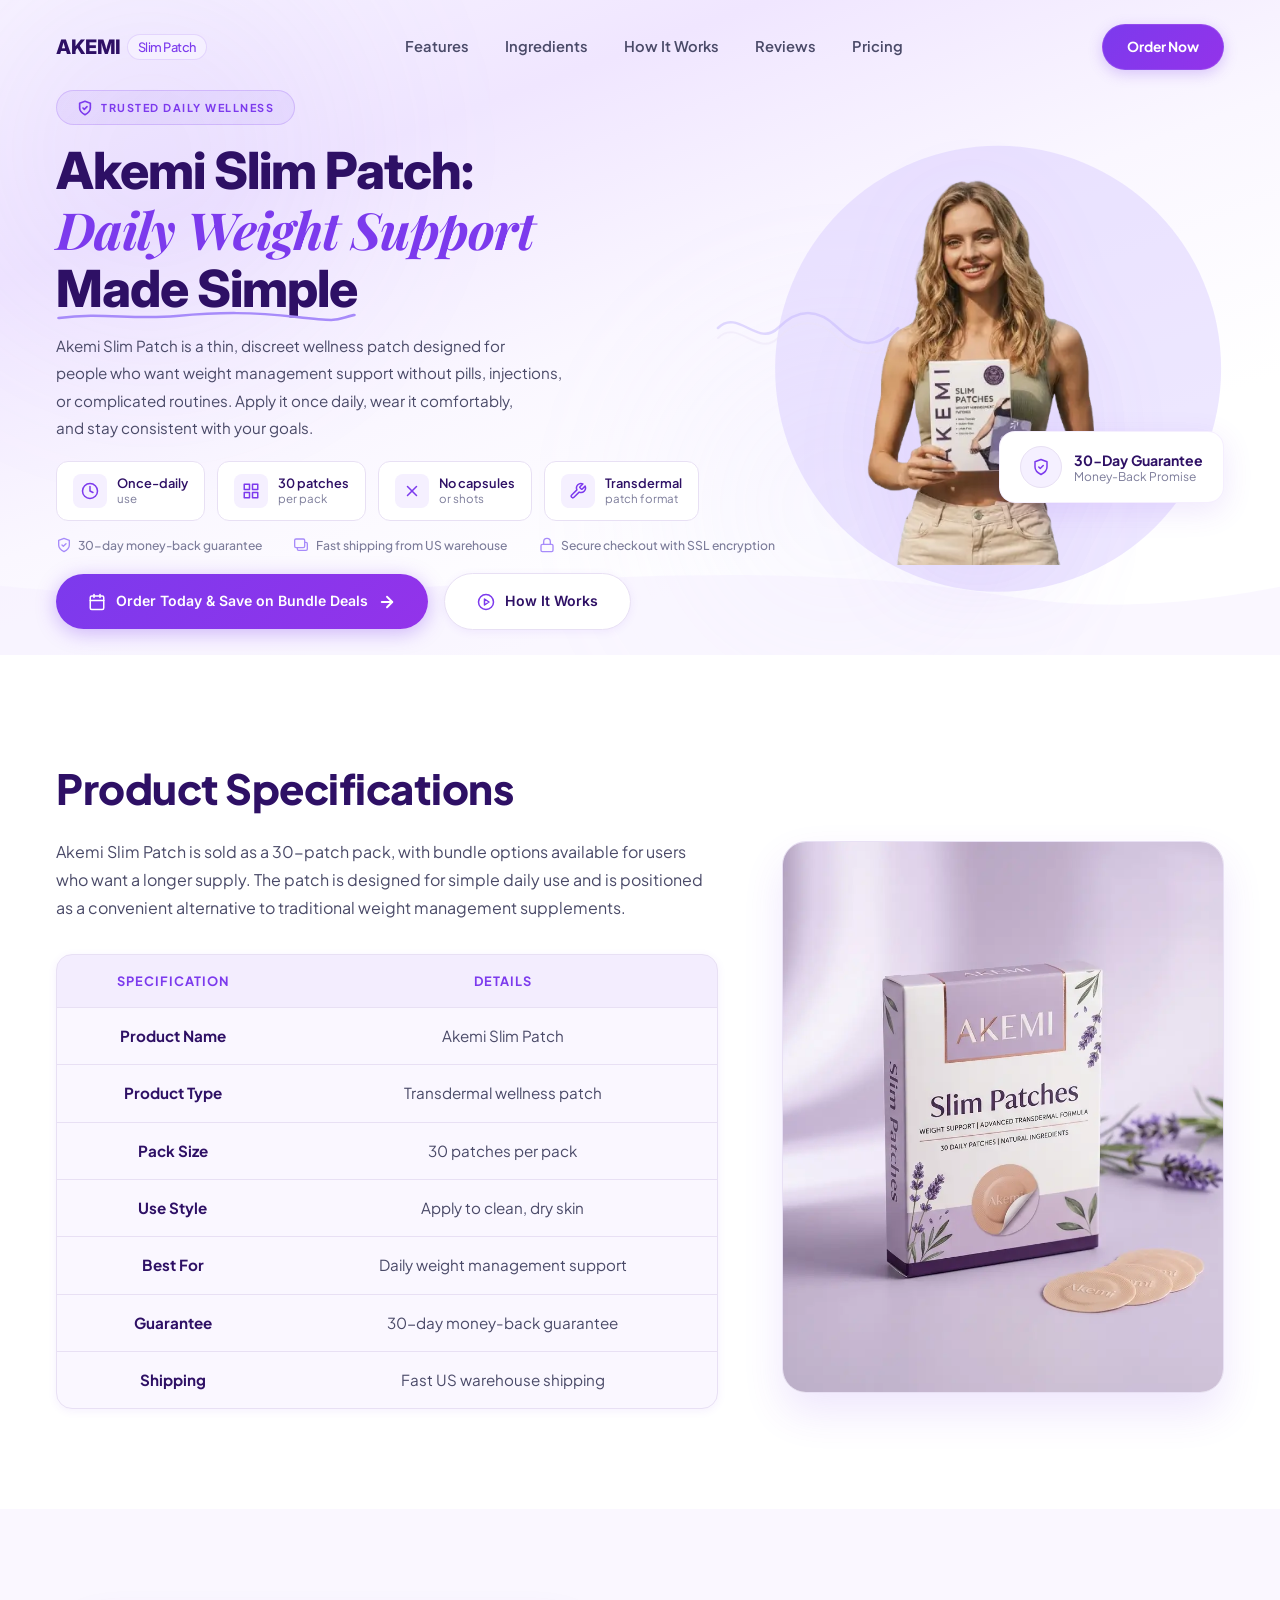
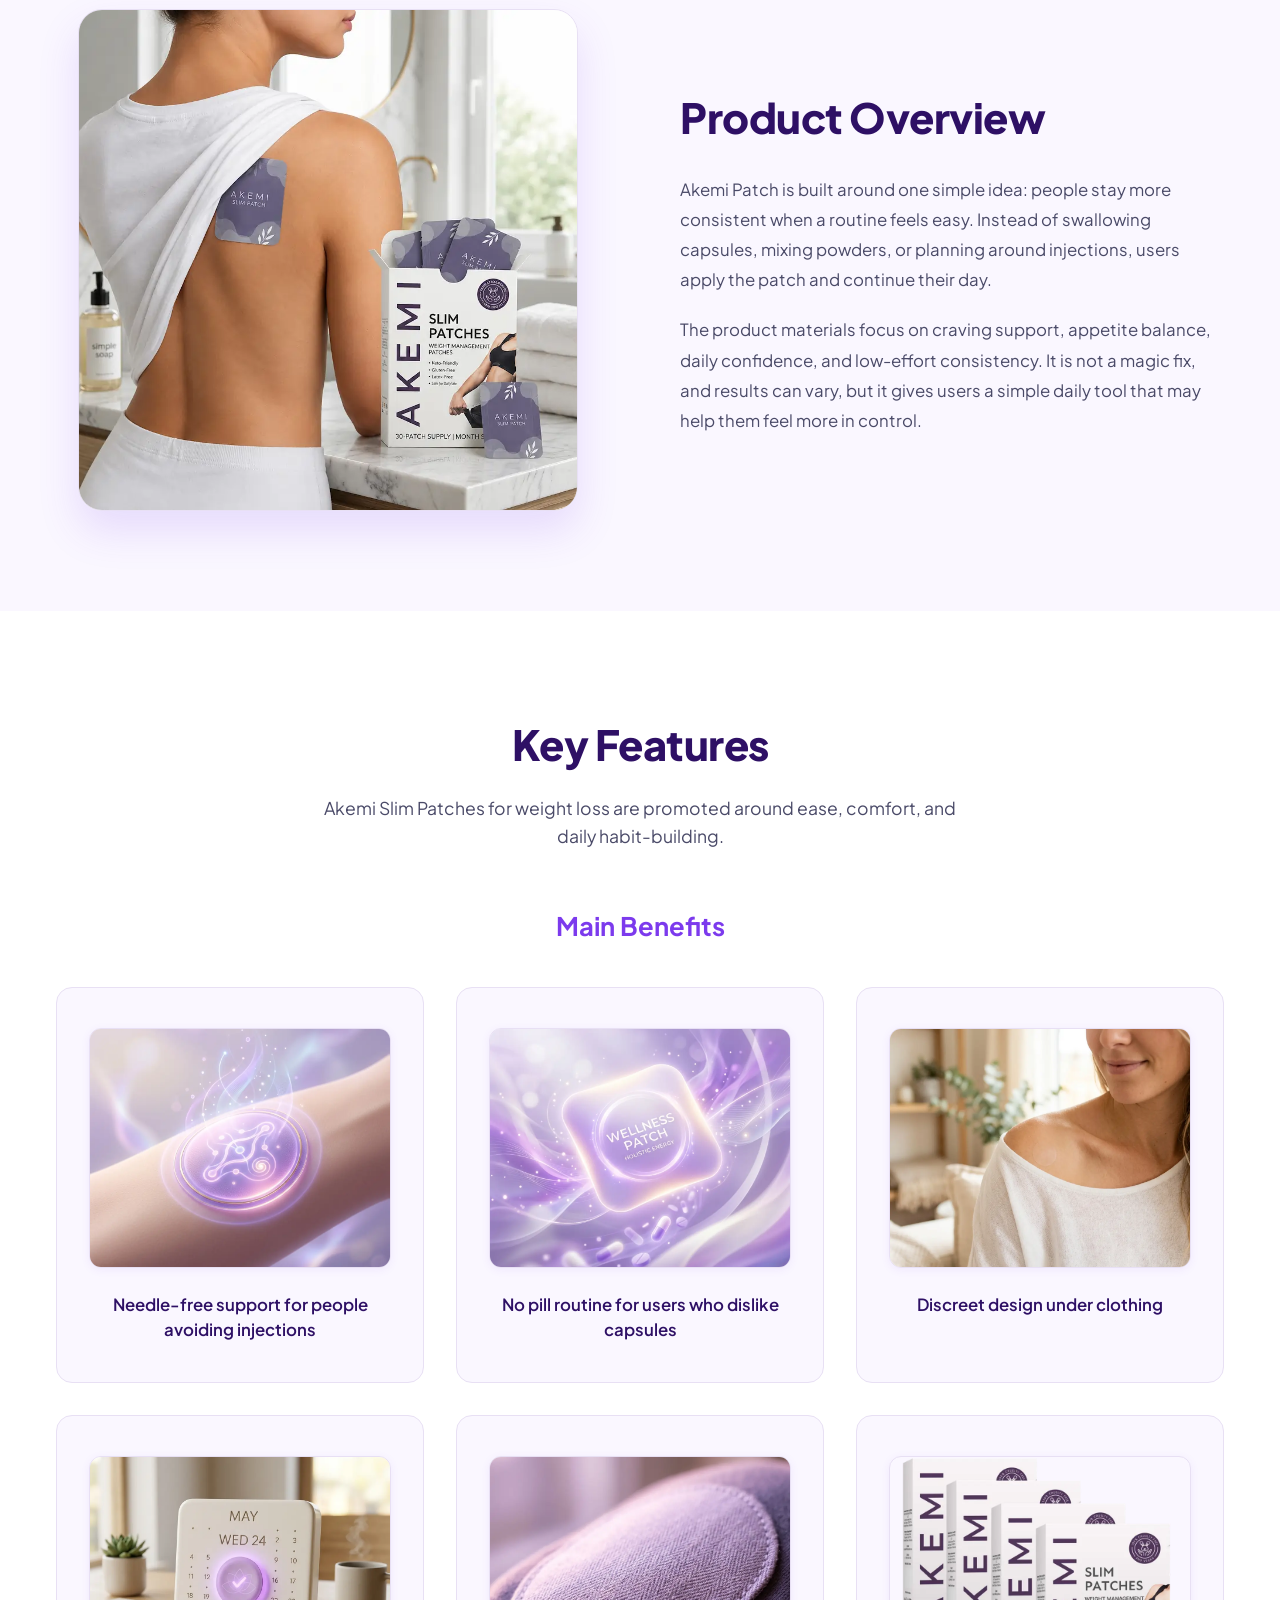
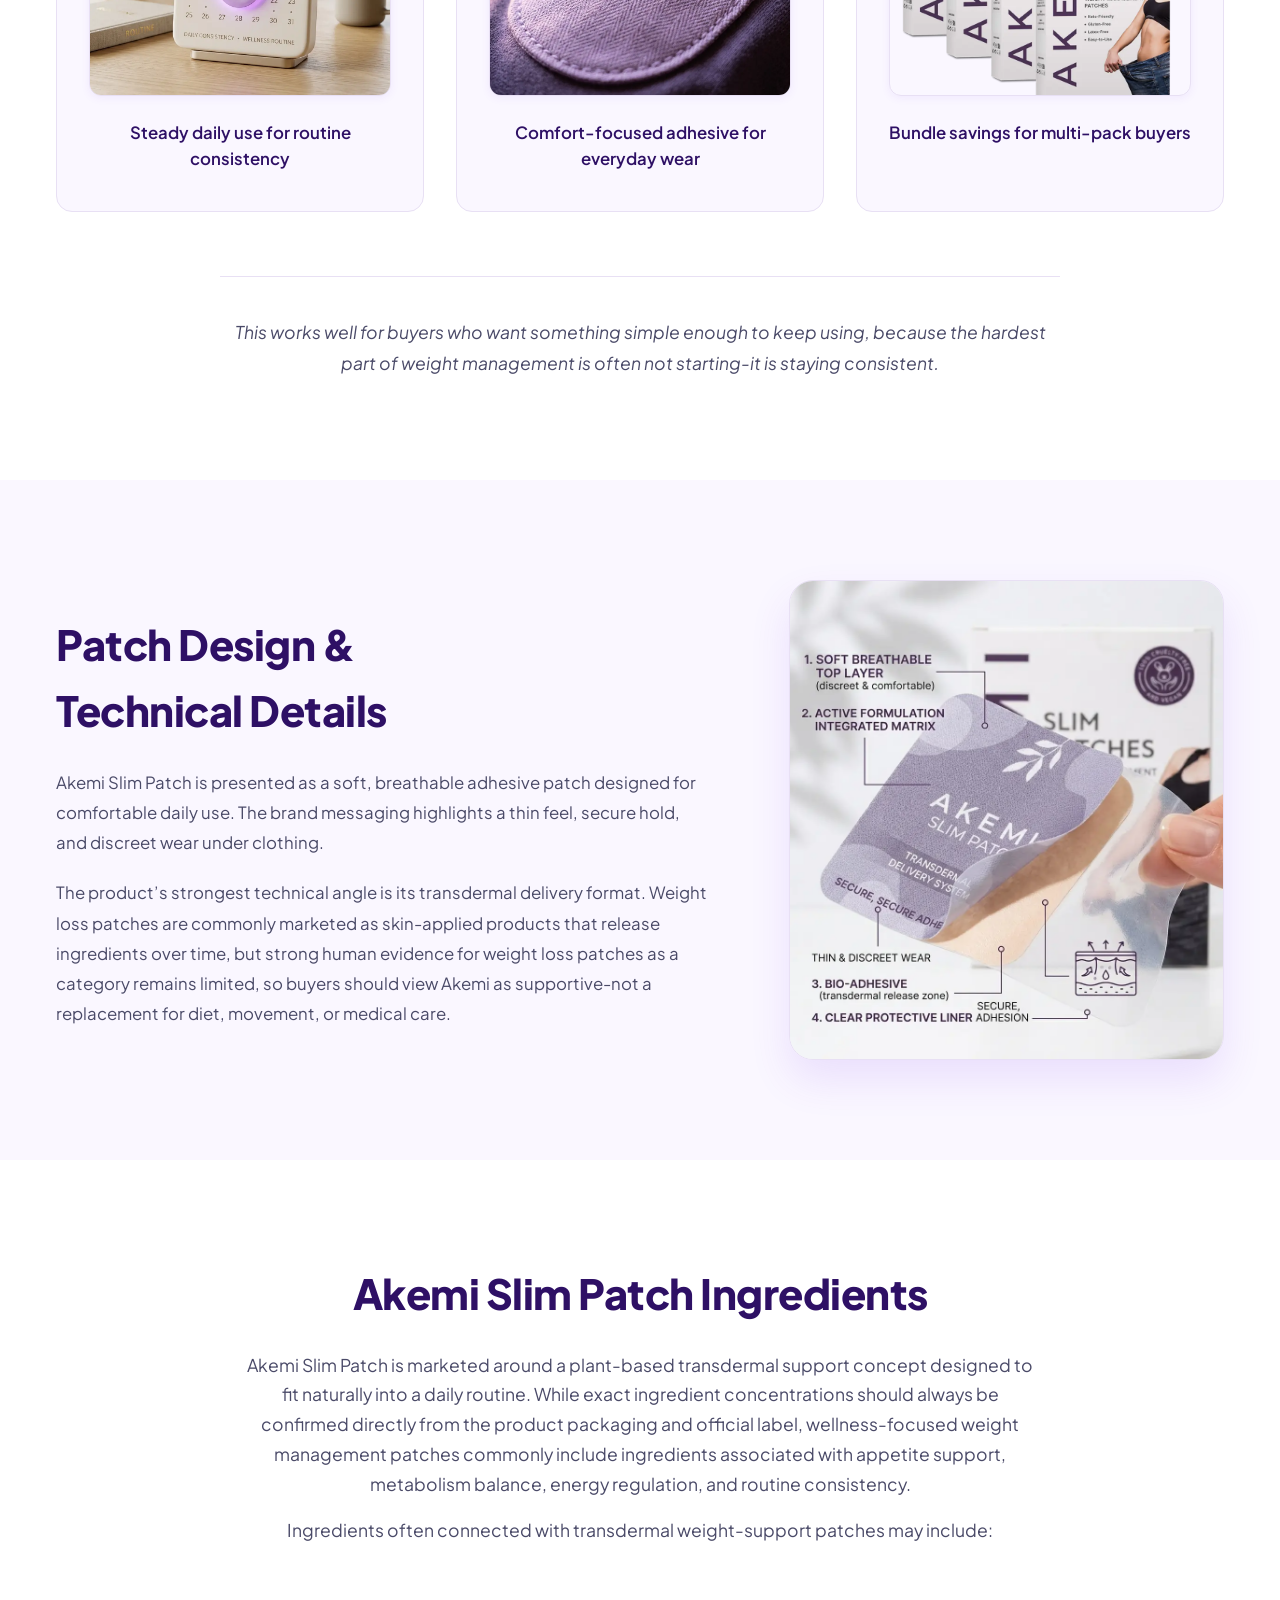
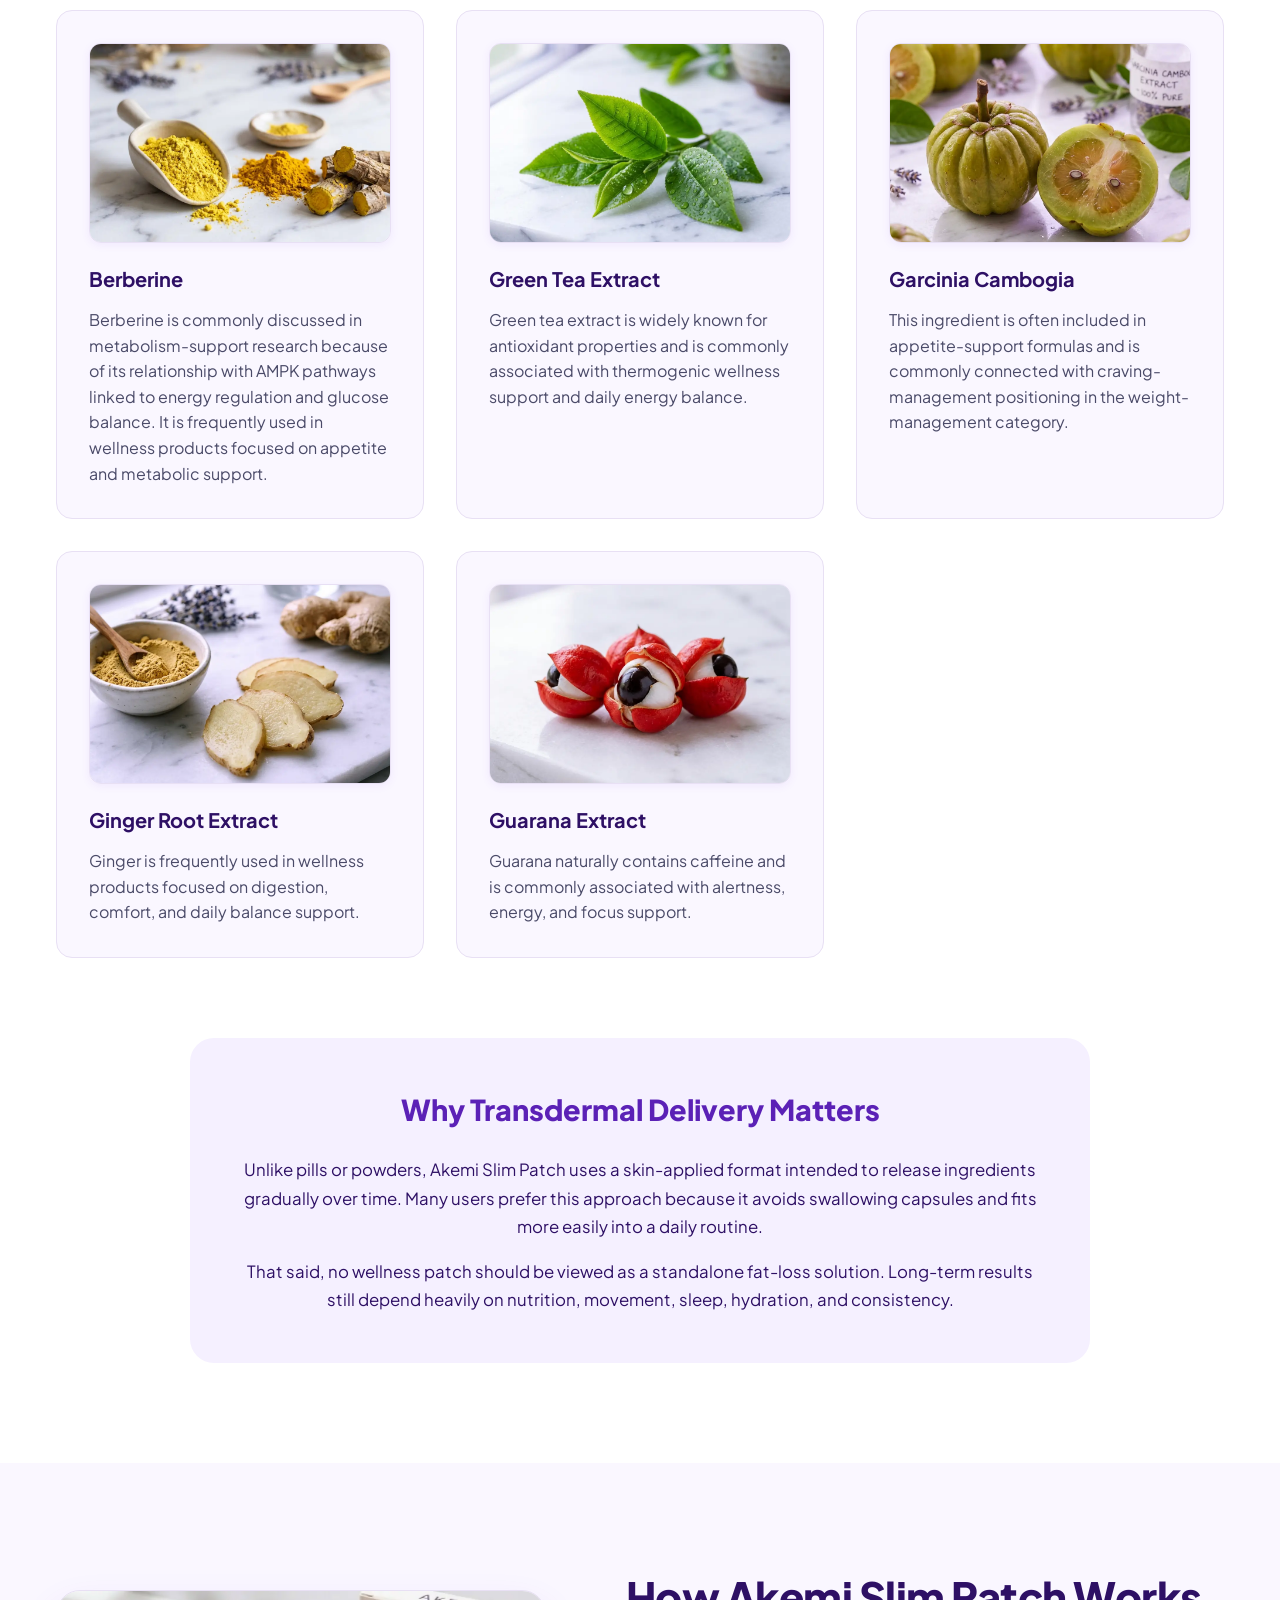
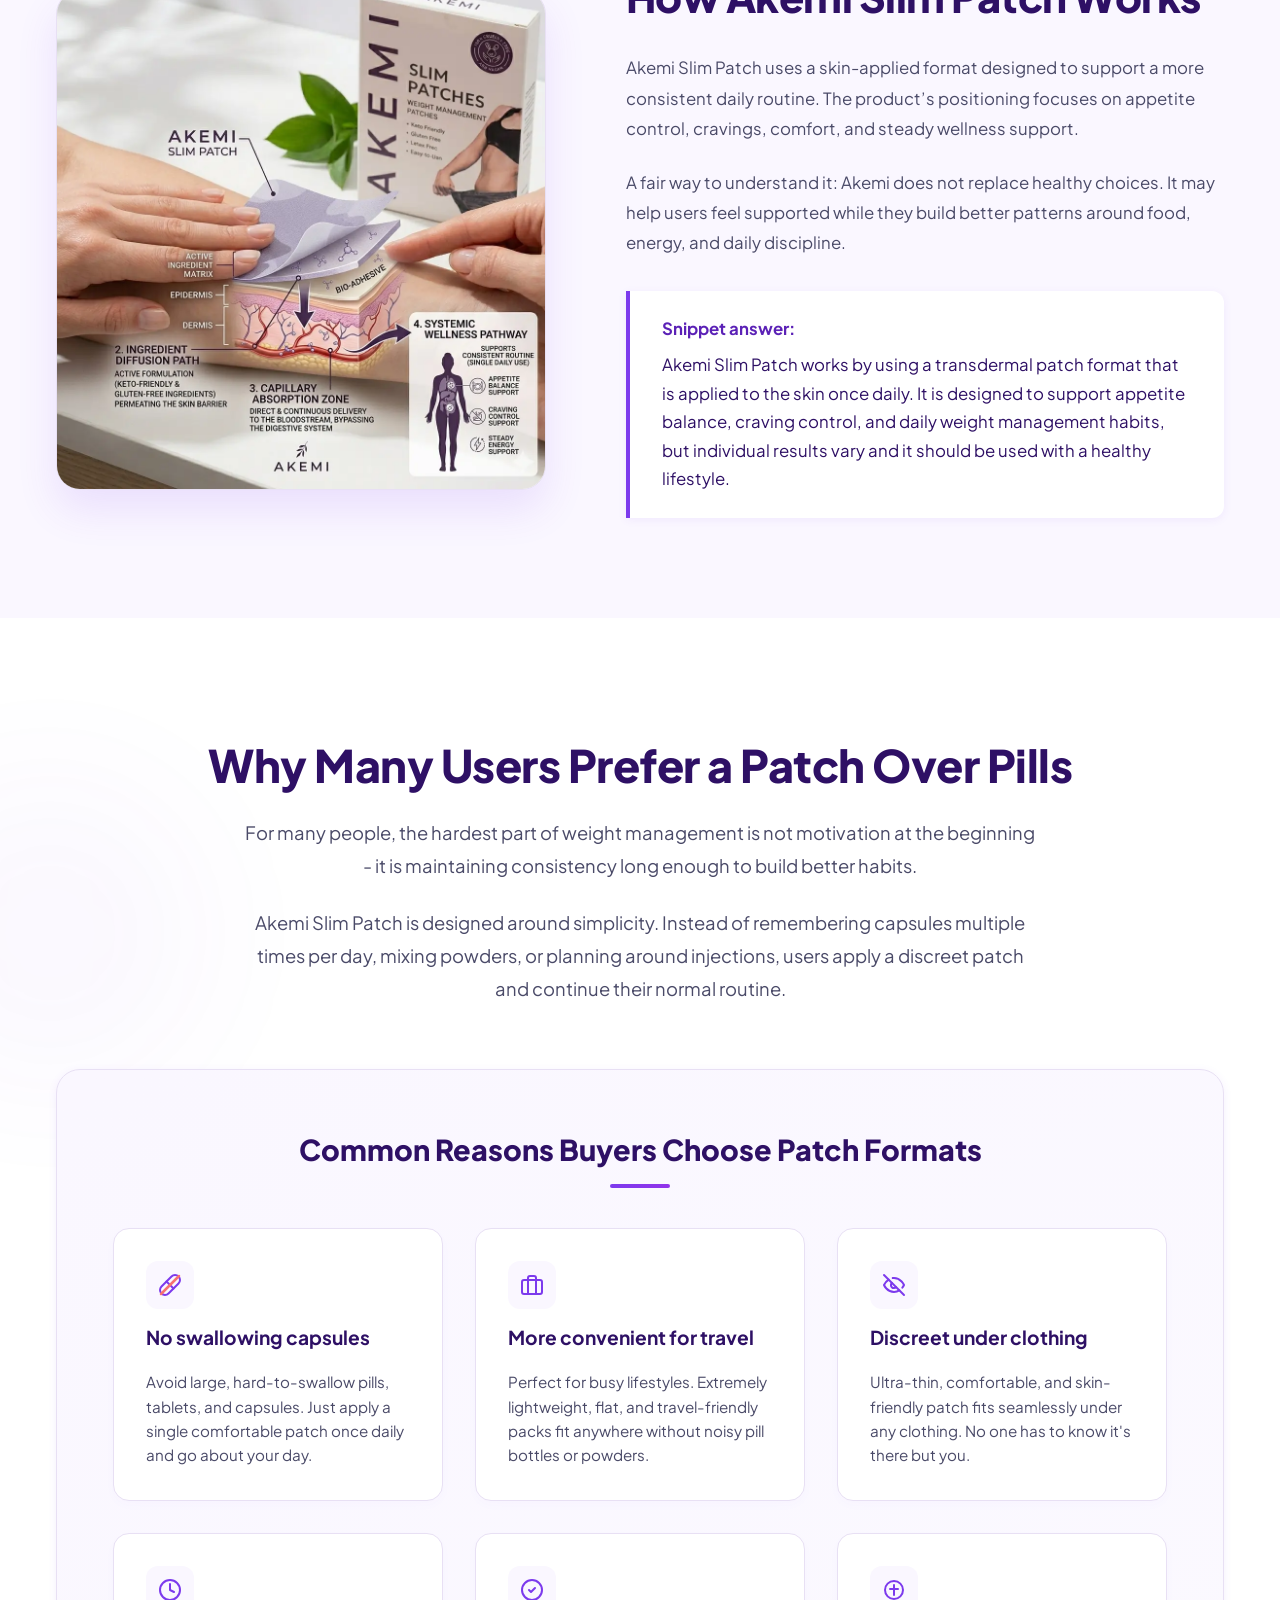
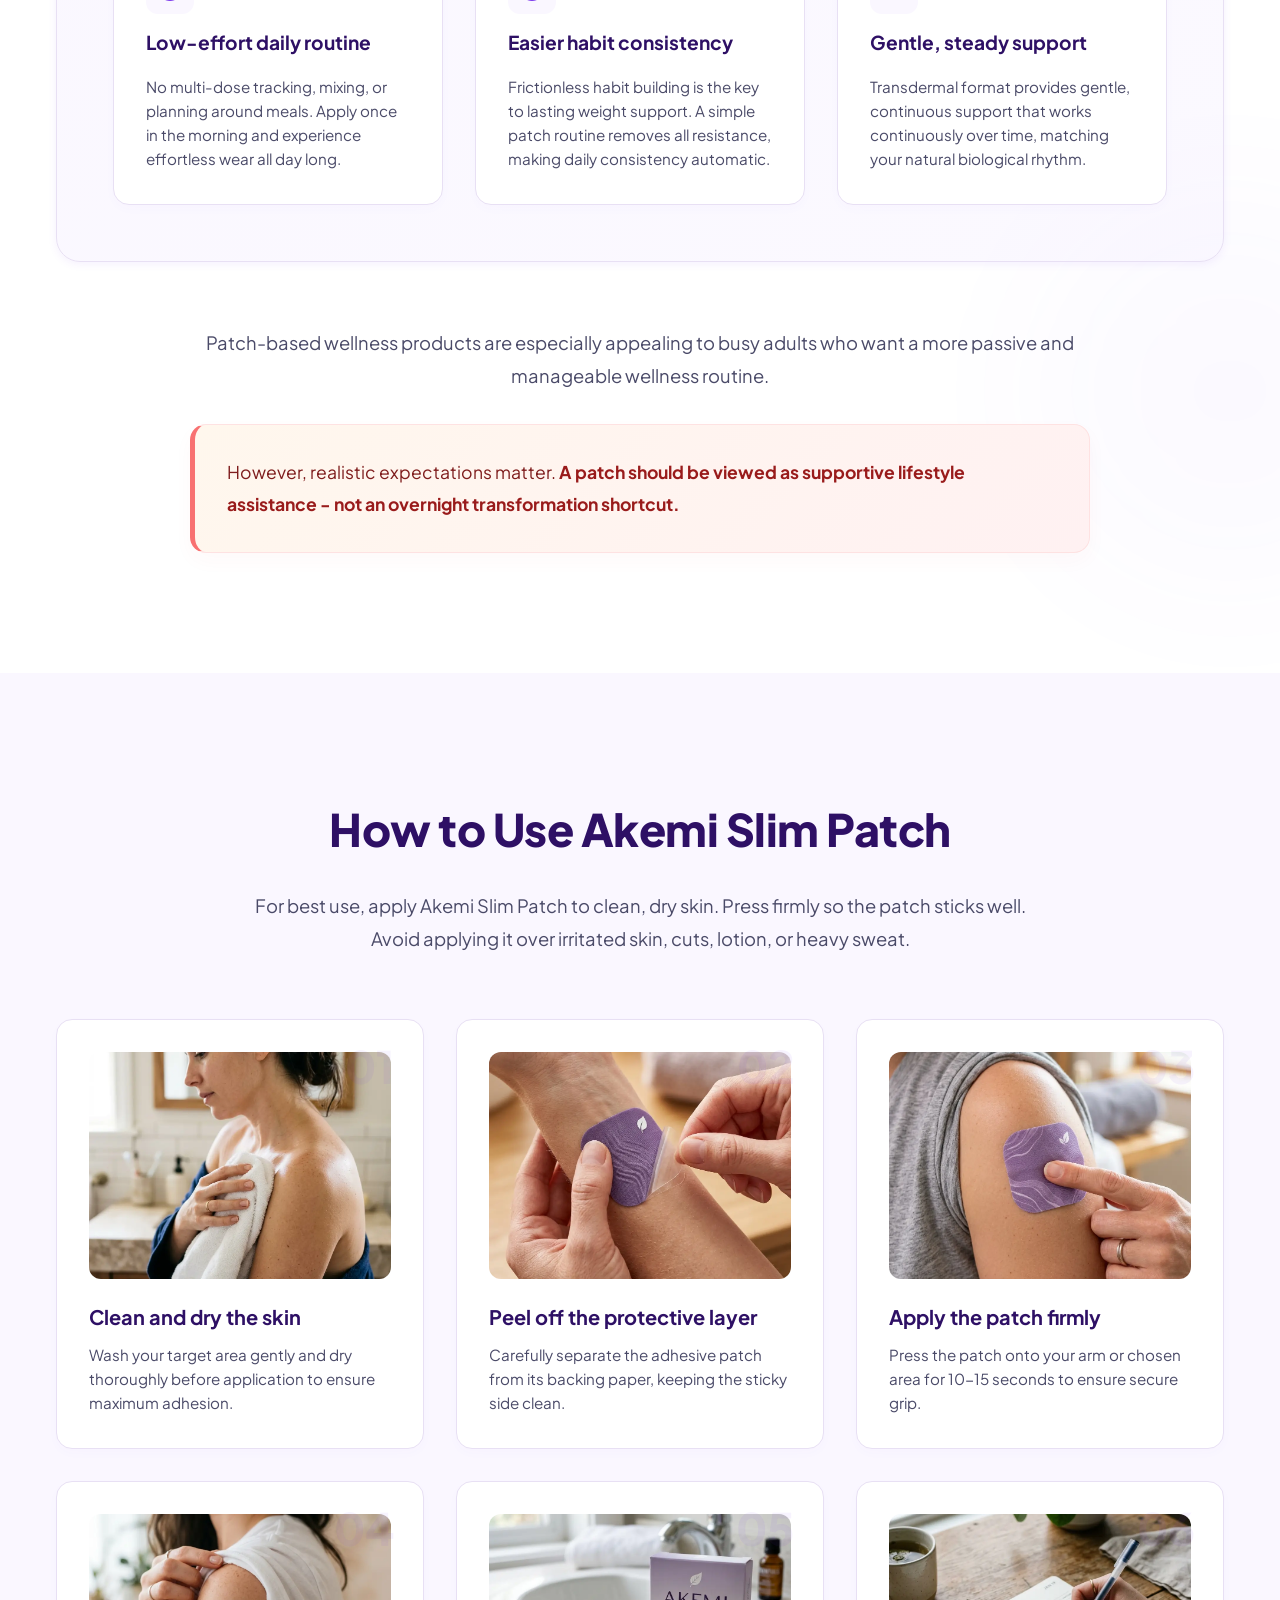
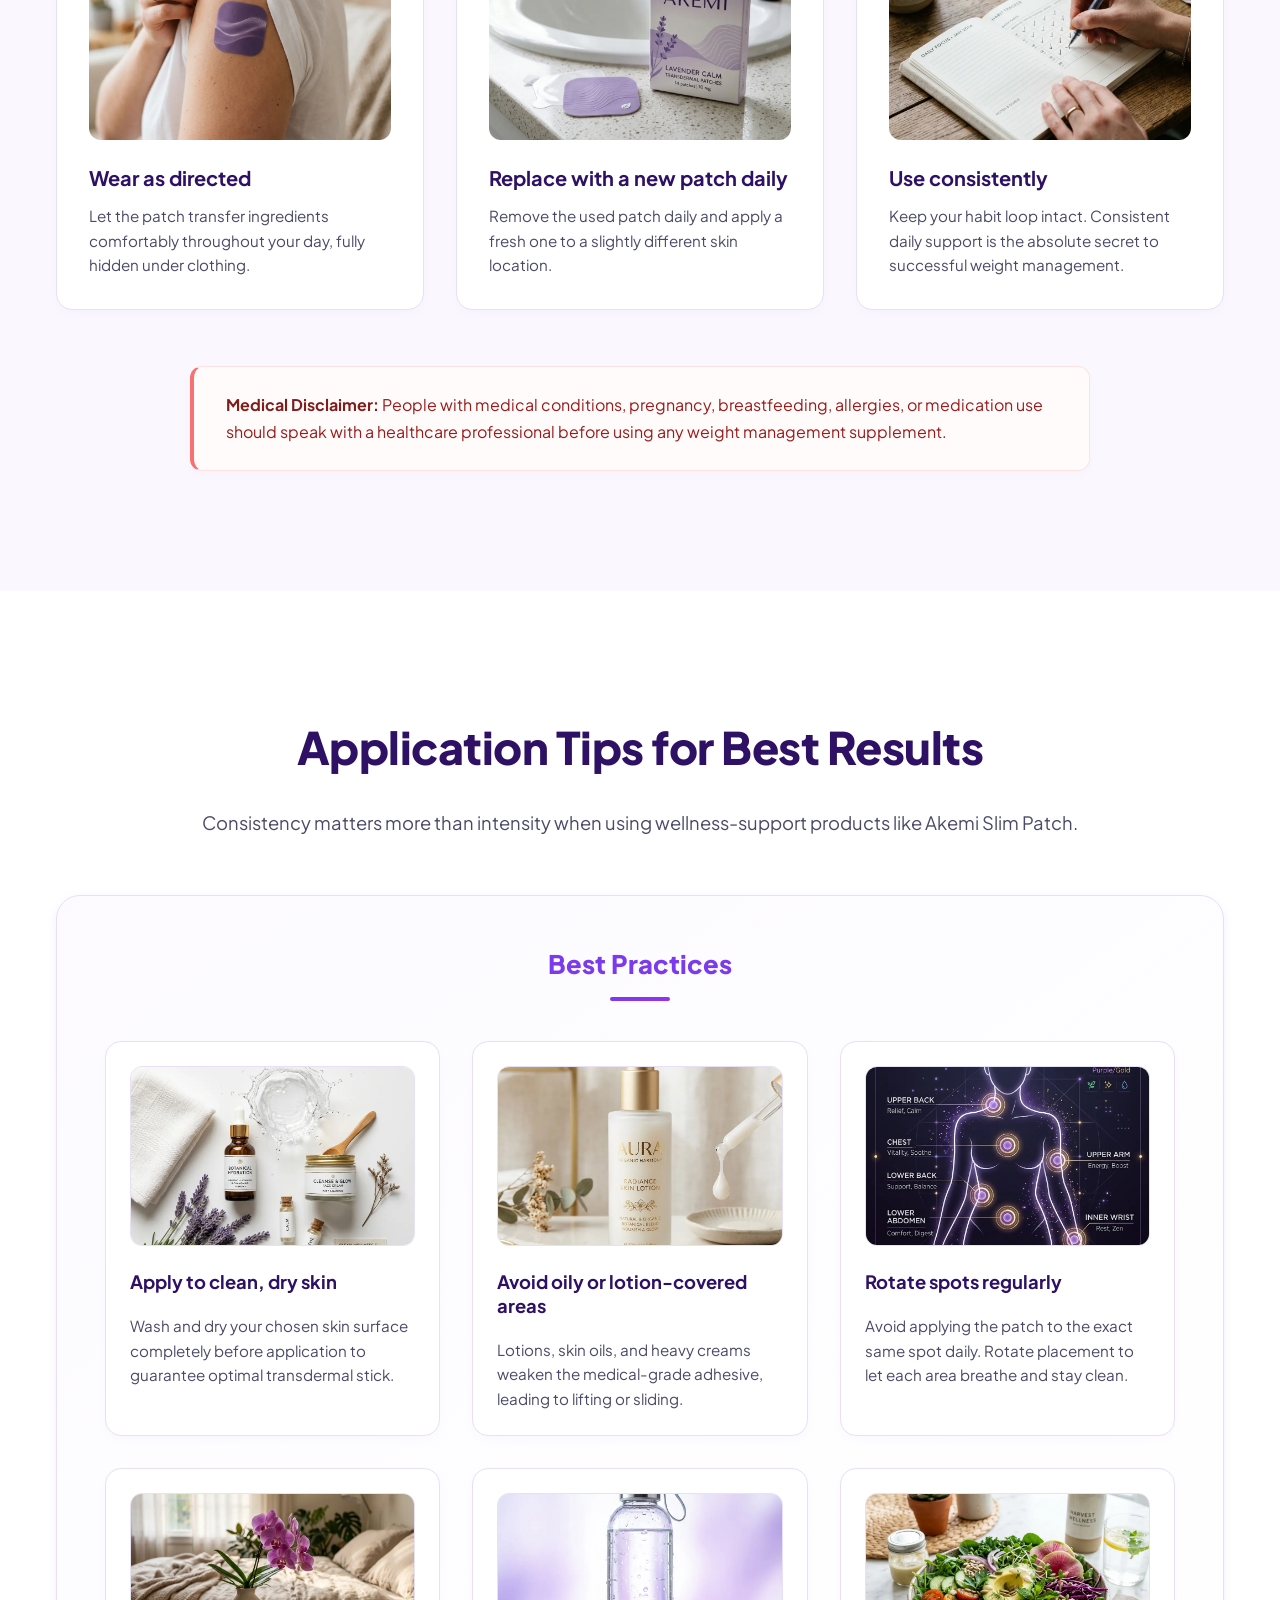
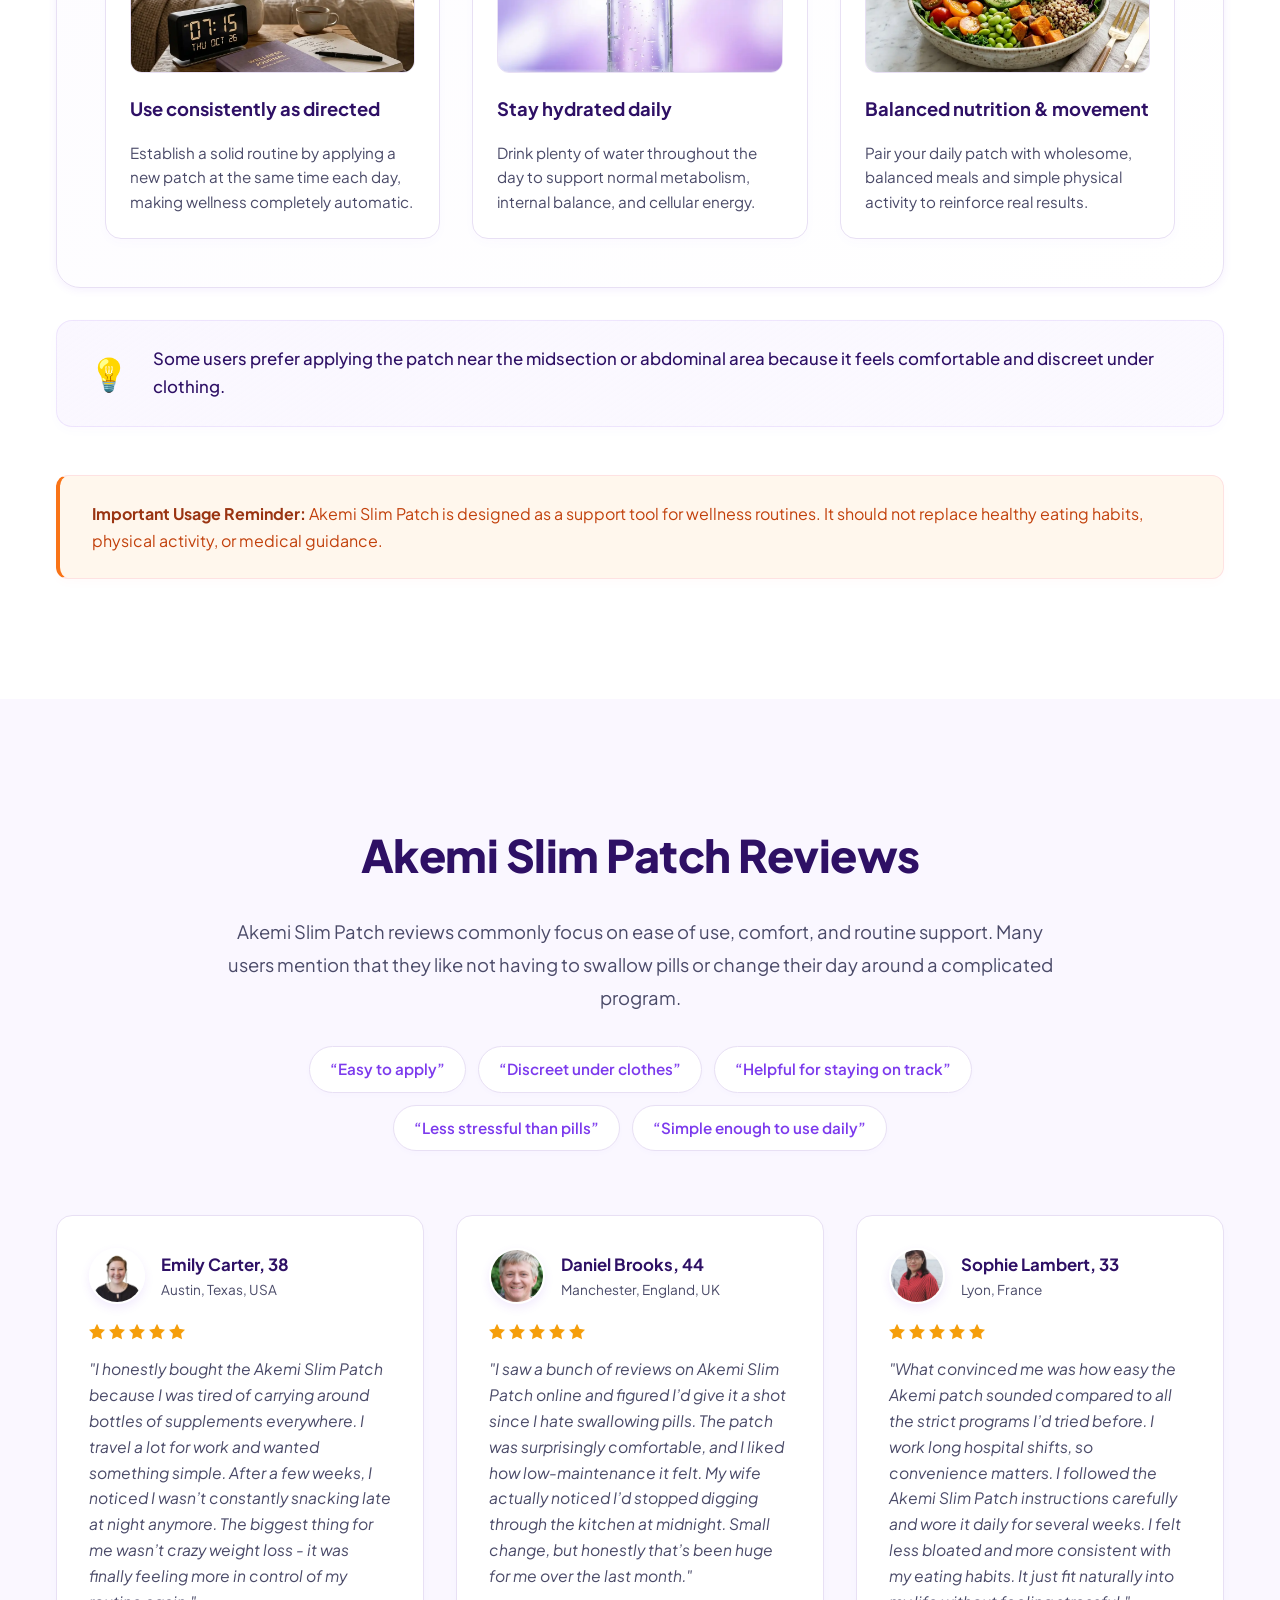
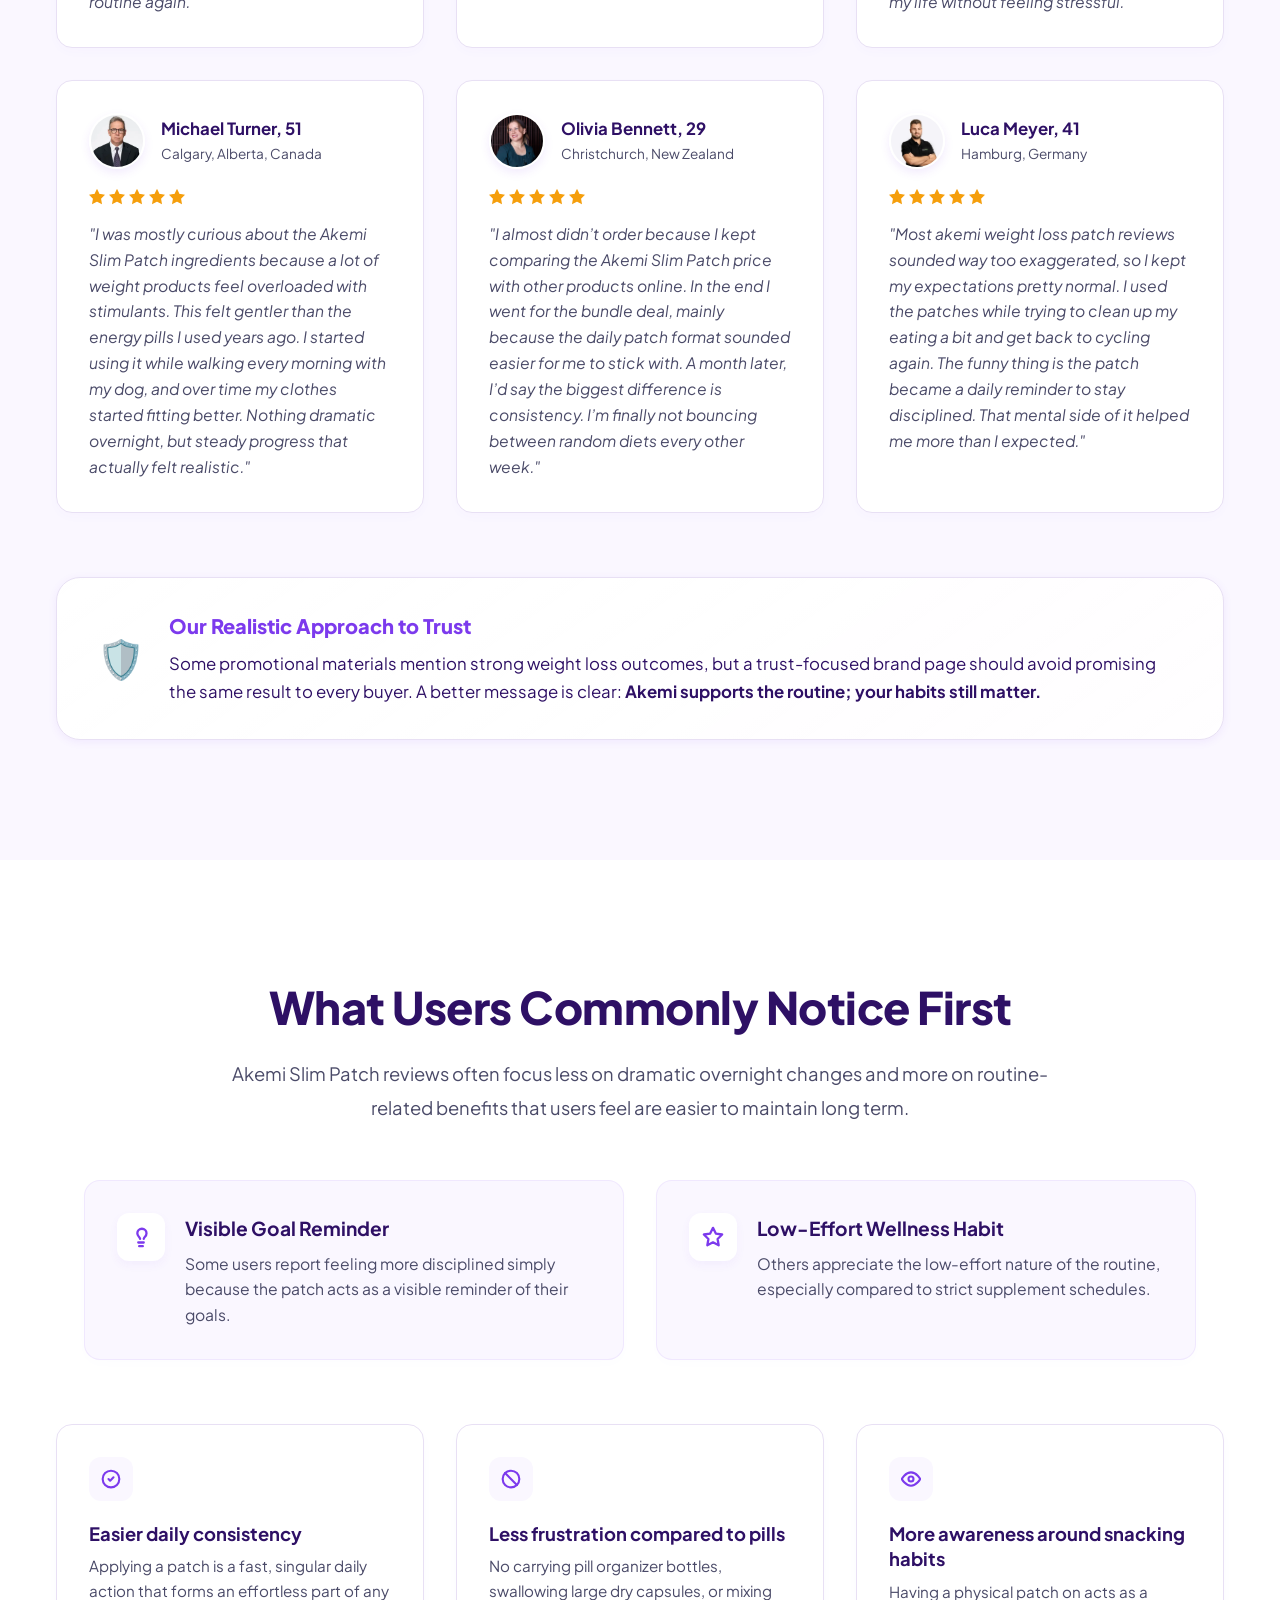
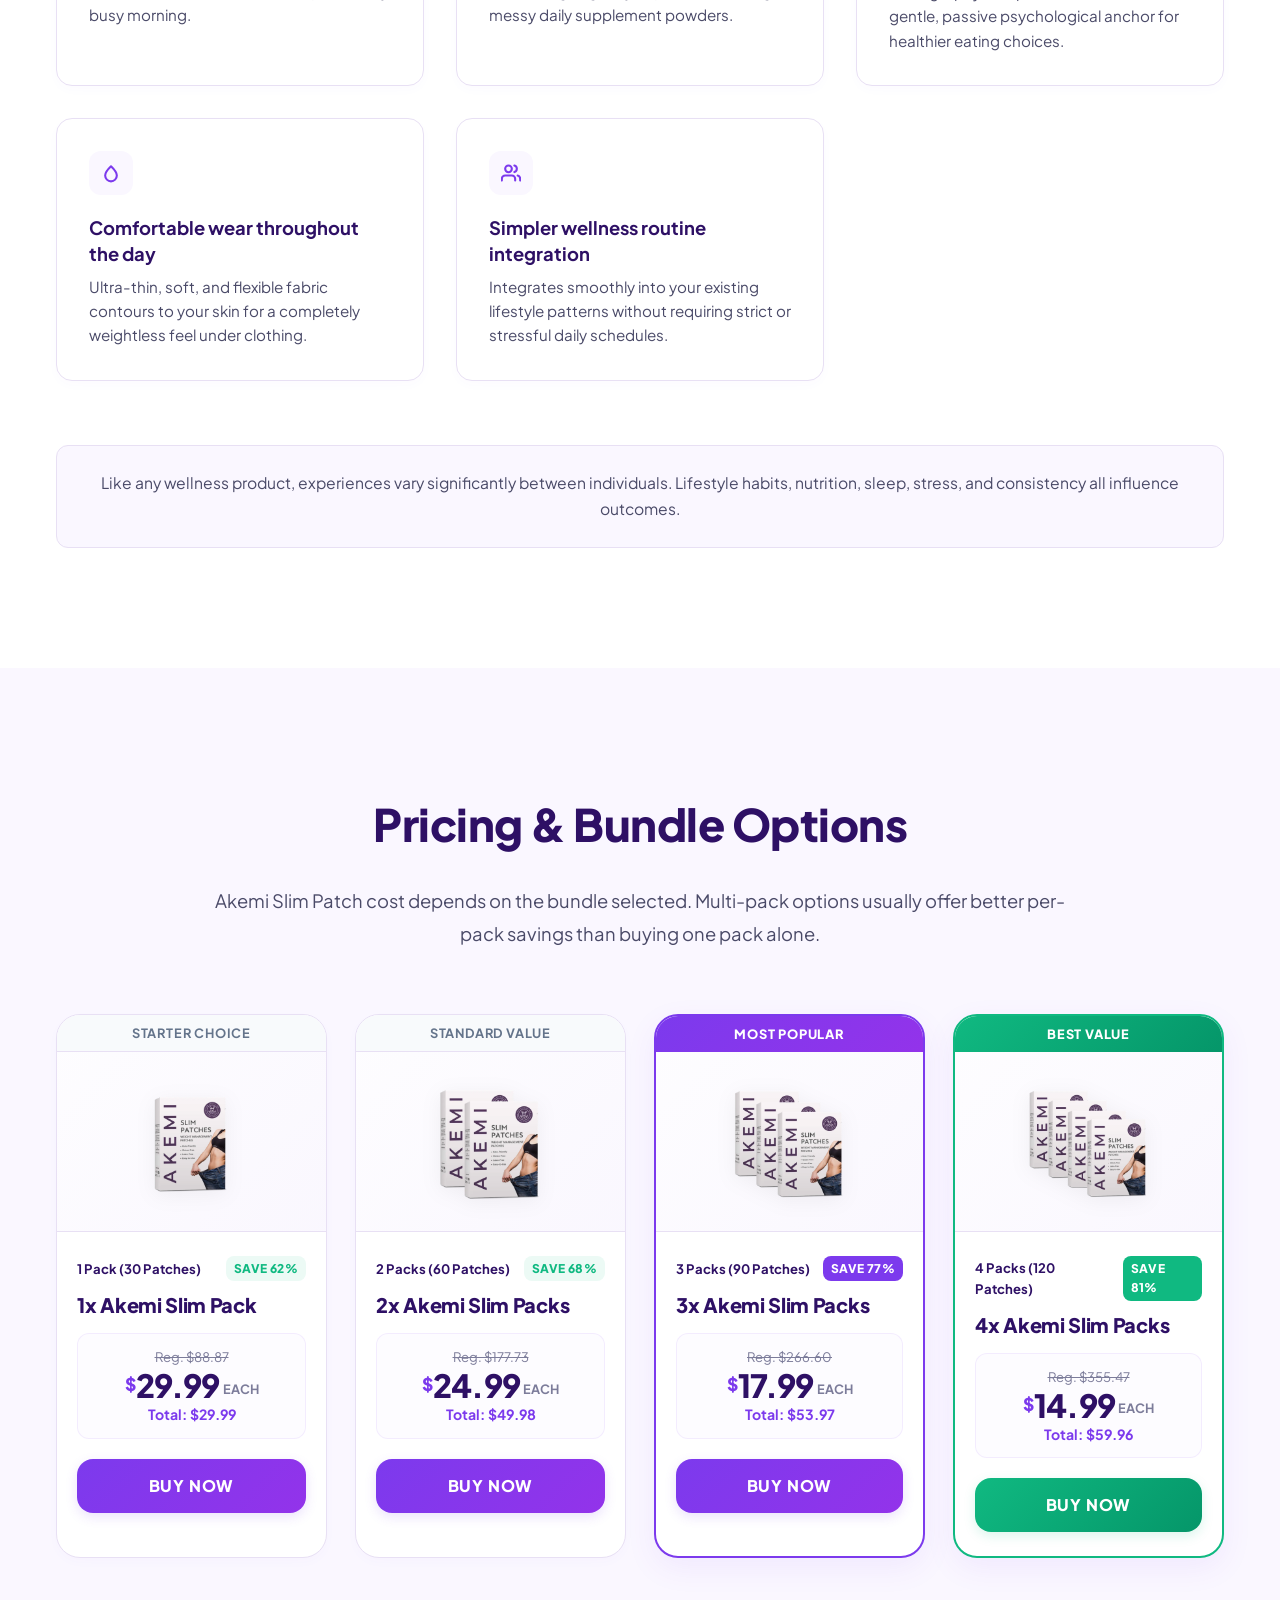
<file: index.html>
<!DOCTYPE html>
<html lang="en">

<head>
    <meta charset="UTF-8">
    <meta name="viewport" content="width=device-width, initial-scale=1.0">
    <meta name="description"
        content="Akemi Slim Patch is a thin, discreet wellness patch designed for people who want weight management support without pills, injections, or complicated routines.">
    <title>Akemi Slim Patch: Daily Weight Support Made Simple</title>
    <link rel="preconnect" href="https://fonts.googleapis.com">
    <link rel="preconnect" href="https://fonts.gstatic.com" crossorigin>
    <link
        href="https://fonts.googleapis.com/css2?family=Inter:wght@400;500;600;700&family=Playfair+Display:ital,wght@0,700;1,700&display=swap"
        rel="stylesheet">
    <link rel="stylesheet" href="style.css">

    <link rel="canonical" href="https://www.akemislimpatchofficial.com/">
    
    <meta name="keywords" content="Akemi Slim Patch, weight loss patch, slim patch, wellness patch, weight management support">
    <meta name="author" content="Akemi Slim Patch Official">
    <link rel="icon" type="image/png" href="/favicon.png">
    
    <!-- Open Graph / Social -->
    <meta property="og:type" content="website">
    <meta property="og:image" content="https://www.akemislimpatchofficial.com/images/akemi_slim_patch_box.webp">
    
    <!-- Twitter -->
    <meta property="twitter:card" content="summary_large_image">
    <meta property="twitter:image" content="https://www.akemislimpatchofficial.com/images/akemi_slim_patch_box.webp">

    <meta property="og:url" content="https://www.akemislimpatchofficial.com/">
    <meta property="og:title" content="Akemi Slim Patch: Daily Weight Support Made Simple">
    <meta property="og:description" content="Akemi Slim Patch is a thin, discreet wellness patch designed for people who want weight management support without pills, injections, or complicated routines.">
    <meta property="twitter:url" content="https://www.akemislimpatchofficial.com/">
    <meta property="twitter:title" content="Akemi Slim Patch: Daily Weight Support Made Simple">
    <meta property="twitter:description" content="Akemi Slim Patch is a thin, discreet wellness patch designed for people who want weight management support without pills, injections, or complicated routines.">

    <!-- JSON-LD Schema -->
    <script type="application/ld+json">
    {
      "@context": "https://schema.org",
      "@graph": [
        {
          "@type": "Product",
          "name": "Akemi Slim Patch",
          "description": "Akemi Slim Patch is a transdermal wellness patch designed to support daily weight management, craving control, and routine consistency.",
          "image": "https://www.akemislimpatchofficial.com/images/akemi_slim_patch_box.webp",
          "sku": "AKEMI-SLIM-001",
          "brand": {
            "@type": "Brand",
            "name": "Akemi"
          },
          "offers": [
            {
              "@type": "Offer",
              "name": "1x Akemi Slim Pack",
              "url": "https://www.akemislimpatchofficial.com/#pricing",
              "priceCurrency": "USD",
              "price": "29.99",
              "priceValidUntil": "2027-12-31",
              "availability": "https://schema.org/InStock"
            },
            {
              "@type": "Offer",
              "name": "2x Akemi Slim Packs",
              "url": "https://www.akemislimpatchofficial.com/#pricing",
              "priceCurrency": "USD",
              "price": "49.98",
              "priceValidUntil": "2027-12-31",
              "availability": "https://schema.org/InStock"
            },
            {
              "@type": "Offer",
              "name": "3x Akemi Slim Packs",
              "url": "https://www.akemislimpatchofficial.com/#pricing",
              "priceCurrency": "USD",
              "price": "53.97",
              "priceValidUntil": "2027-12-31",
              "availability": "https://schema.org/InStock"
            },
            {
              "@type": "Offer",
              "name": "4x Akemi Slim Packs",
              "url": "https://www.akemislimpatchofficial.com/#pricing",
              "priceCurrency": "USD",
              "price": "59.96",
              "priceValidUntil": "2027-12-31",
              "availability": "https://schema.org/InStock"
            }
          ],
          "aggregateRating": {
            "@type": "AggregateRating",
            "ratingValue": "4.8",
            "reviewCount": "842"
          },
          "review": [
            {
              "@type": "Review",
              "author": { "@type": "Person", "name": "Emily Carter" },
              "datePublished": "2025-10-15",
              "reviewRating": { "@type": "Rating", "ratingValue": "5" },
              "reviewBody": "I honestly bought the Akemi Slim Patch because I was tired of carrying around bottles of supplements everywhere. I travel a lot for work and wanted something simple. After a few weeks, I noticed I wasn’t constantly snacking late at night anymore. The biggest thing for me wasn’t crazy weight loss - it was finally feeling more in control of my routine again."
            },
            {
              "@type": "Review",
              "author": { "@type": "Person", "name": "Daniel Brooks" },
              "datePublished": "2025-11-02",
              "reviewRating": { "@type": "Rating", "ratingValue": "5" },
              "reviewBody": "I saw a bunch of reviews on Akemi Slim Patch online and figured I’d give it a shot since I hate swallowing pills. The patch was surprisingly comfortable, and I liked how low-maintenance it felt. My wife actually noticed I’d stopped digging through the kitchen at midnight. Small change, but honestly that’s been huge for me over the last month."
            },
            {
              "@type": "Review",
              "author": { "@type": "Person", "name": "Sophie Lambert" },
              "datePublished": "2026-01-20",
              "reviewRating": { "@type": "Rating", "ratingValue": "5" },
              "reviewBody": "What convinced me was how easy the Akemi patch sounded compared to all the strict programs I’d tried before. I work long hospital shifts, so convenience matters. I followed the Akemi Slim Patch instructions carefully and wore it daily for several weeks. I felt less bloated and more consistent with my eating habits. It just fit naturally into my life without feeling stressful."
            },
            {
              "@type": "Review",
              "author": { "@type": "Person", "name": "Michael Turner" },
              "datePublished": "2026-02-14",
              "reviewRating": { "@type": "Rating", "ratingValue": "5" },
              "reviewBody": "I was mostly curious about the Akemi Slim Patch ingredients because a lot of weight products feel overloaded with stimulants. This felt gentler than the energy pills I used years ago. I started using it while walking every morning with my dog, and over time my clothes started fitting better. Nothing dramatic overnight, but steady progress that actually felt realistic."
            },
            {
              "@type": "Review",
              "author": { "@type": "Person", "name": "Olivia Bennett" },
              "datePublished": "2026-03-05",
              "reviewRating": { "@type": "Rating", "ratingValue": "5" },
              "reviewBody": "I almost didn’t order because I kept comparing the Akemi Slim Patch price with other products online. In the end I went for the bundle deal, mainly because the daily patch format sounded easier for me to stick with. A month later, I’d say the biggest difference is consistency. I’m finally not bouncing between random diets every other week."
            },
            {
              "@type": "Review",
              "author": { "@type": "Person", "name": "Luca Meyer" },
              "datePublished": "2026-04-12",
              "reviewRating": { "@type": "Rating", "ratingValue": "5" },
              "reviewBody": "Most akemi weight loss patch reviews sounded way too exaggerated, so I kept my expectations pretty normal. I used the patches while trying to clean up my eating a bit and get back to cycling again. The funny thing is the patch became a daily reminder to stay disciplined. That mental side of it helped me more than I expected."
            }
          ]
        },
        {
          "@type": "FAQPage",
          "mainEntity": [
            { "@type": "Question", "name": "What is Akemi Slim Patch?", "acceptedAnswer": { "@type": "Answer", "text": "Akemi Slim Patch is a transdermal wellness patch designed to support daily weight management, craving control, and routine consistency. It is applied to the skin and used as part of a healthy lifestyle." } },
            { "@type": "Question", "name": "How much does Akemi Slim Patch cost?", "acceptedAnswer": { "@type": "Answer", "text": "Akemi Slim Patch price depends on the bundle selected. Larger bundles usually lower the cost per pack and may include stronger discounts than a single-pack order." } },
            { "@type": "Question", "name": "Does Akemi Slim Patch Really Work?", "acceptedAnswer": { "@type": "Answer", "text": "Akemi Slim Patch is designed to support weight-management habits through a wearable patch format focused on convenience, appetite awareness, and routine consistency. Some users prefer patches because they fit more easily into daily life than pills or powders. However, results vary significantly between individuals, and the product should not be viewed as a guaranteed fat-loss solution or replacement for healthy lifestyle habits." } },
            { "@type": "Question", "name": "What are the Akemi Slim Patch ingredients?", "acceptedAnswer": { "@type": "Answer", "text": "Product materials describe Akemi as a transdermal patch with wellness-support positioning. Buyers should check the official label and packaging for the most accurate Akemi Slim Patch ingredients list before use." } },
            { "@type": "Question", "name": "Is Akemi Slim Patch safe?", "acceptedAnswer": { "@type": "Answer", "text": "Akemi Slim Patch is for adults only. Anyone with health conditions, allergies, pregnancy, breastfeeding, or medication use should consult a healthcare provider before using it." } },
            { "@type": "Question", "name": "Where should I place Akemi Slim Patch?", "acceptedAnswer": { "@type": "Answer", "text": "Apply Akemi Slim Patch to clean, dry skin as directed on the product instructions. Avoid irritated skin, cuts, lotion-heavy areas, or places where clothing may rub too much." } },
            { "@type": "Question", "name": "Are there Akemi Slim Patch before and after results?", "acceptedAnswer": { "@type": "Answer", "text": "Some users may share slim patch before and after experiences, but results vary. Photos and testimonials should be viewed as individual experiences, not guaranteed outcomes." } },
            { "@type": "Question", "name": "Do Weight Loss Patches Actually Work?", "acceptedAnswer": { "@type": "Answer", "text": "Weight loss patches are designed to support wellness routines through a wearable transdermal format, but scientific evidence for slimming patches as a category remains limited. Some users prefer patches because they are easy to use and may help support routine consistency, appetite awareness, or healthier habits. However, no patch should be viewed as a guaranteed fat-loss solution or replacement for balanced nutrition, movement, and healthy lifestyle choices." } },
            { "@type": "Question", "name": "Is Akemi Slim Patch Legit?", "acceptedAnswer": { "@type": "Answer", "text": "Akemi Slim Patch is marketed as a wellness-support product designed to help users maintain a simpler daily weight-management routine. Buyers should use realistic expectations, review the ingredient label carefully, and purchase only from the official source to avoid misleading third-party sellers or counterfeit listings." } },
            { "@type": "Question", "name": "How Does a Slim Patch Work?", "acceptedAnswer": { "@type": "Answer", "text": "Slim patches are designed to be applied directly to the skin using a transdermal-style format. The idea behind these patches is gradual ingredient delivery while supporting routine consistency, appetite awareness, or wellness habits. However, results vary significantly between individuals, and healthy lifestyle habits still play the biggest role in long-term weight management." } },
            { "@type": "Question", "name": "Are Slim Patches Effective?", "acceptedAnswer": { "@type": "Answer", "text": "Some users find slim patches easier to stay consistent with compared to pills or powders because they are simple and wearable. However, effectiveness varies depending on lifestyle habits, nutrition, activity level, sleep, and overall consistency. Slim patches should be viewed as supportive wellness tools rather than guaranteed weight-loss treatments." } },
            { "@type": "Question", "name": "What Are the Side Effects of Slim Patches?", "acceptedAnswer": { "@type": "Answer", "text": "Some users may experience mild skin irritation, redness, itching, or adhesive sensitivity when using slimming patches. Reactions vary depending on skin type and product ingredients. Users should avoid applying patches to broken or irritated skin and should discontinue use if discomfort continues. Anyone with medical conditions or medication use should consult a healthcare professional before use." } },
            { "@type": "Question", "name": "Where Can I Buy Akemi Slim Patch?", "acceptedAnswer": { "@type": "Answer", "text": "Akemi Slim Patch should be purchased through the official order source or authorized checkout page to help ensure product authenticity, customer support access, secure payment processing, and eligibility for the money-back guarantee." } },
            { "@type": "Question", "name": "Where Can I Buy Slim Patches in Canada?", "acceptedAnswer": { "@type": "Answer", "text": "Availability for slim patches in Canada depends on the seller and shipping policies. Buyers should review the official checkout page to confirm Canadian shipping availability, delivery timelines, customer support access, and refund eligibility before ordering." } }
          ]
        }
      ]
    }
    </script>

</head>

<body>
    <!-- Header/Navbar -->
    <header class="header">
        <div class="nav-container">
            <!-- Logo -->
            <a href="#hero" class="nav-logo">
                <span class="nav-logo-text">AKEMI <span class="nav-logo-sub">Slim Patch</span></span>
            </a>

            <!-- Desktop Navigation Links -->
            <nav class="nav-menu">
                <a href="#features" class="nav-link">Features</a>
                <a href="#ingredients" class="nav-link">Ingredients</a>
                <a href="#how-it-works" class="nav-link">How It Works</a>
                <a href="#reviews" class="nav-link">Reviews</a>
                <a href="#pricing" class="nav-link">Pricing</a>
            </nav>

            <!-- Actions (CTA & Toggle) -->
            <div class="nav-actions">
                <a href="https://secureofficialsite.store/akemi-slim-patch" class="nav-cta-btn">Order Now</a>
                <button class="nav-toggle" aria-label="Toggle Menu">
                    <span class="hamburger-line"></span>
                    <span class="hamburger-line"></span>
                    <span class="hamburger-line"></span>
                </button>
            </div>
        </div>

        <!-- Mobile Navigation Menu Overlay -->
        <div class="mobile-nav-overlay">
            <nav class="mobile-nav-menu">
                <a href="#features" class="mobile-nav-link">Features</a>
                <a href="#ingredients" class="mobile-nav-link">Ingredients</a>
                <a href="#how-it-works" class="mobile-nav-link">How It Works</a>
                <a href="#reviews" class="mobile-nav-link">Reviews</a>
                <a href="#pricing" class="mobile-nav-link">Pricing</a>
                <a href="https://secureofficialsite.store/akemi-slim-patch" class="mobile-nav-cta">Order Now</a>
            </nav>
        </div>
    </header>
    <section class="hero" id="hero">
        <!-- Background decorative elements -->
        <div class="hero-bg-blob hero-bg-blob--1"></div>
        <div class="hero-bg-blob hero-bg-blob--2"></div>
        <div class="hero-bg-wave"></div>

        <div class="hero-container">
            <!-- Left Content -->
            <div class="hero-content">
                <!-- Trust Badge -->
                <div class="hero-badge">
                    <svg class="hero-badge-icon" width="16" height="16" viewBox="0 0 24 24" fill="none"
                        stroke="currentColor" stroke-width="2.5" stroke-linecap="round" stroke-linejoin="round">
                        <path d="M12 22s8-4 8-10V5l-8-3-8 3v7c0 6 8 10 8 10z" />
                        <path d="M9 12l2 2 4-4" />
                    </svg>
                    <span>TRUSTED DAILY WELLNESS</span>
                </div>

                <!-- Main Heading -->
                <h1 class="hero-heading">
                    Akemi Slim Patch:
                    <span class="hero-heading-italic">Daily Weight Support</span>
                    <span class="hero-heading-underline">Made Simple</span>
                </h1>

                <!-- Description -->
                <p class="hero-description">
                    Akemi Slim Patch is a thin, discreet wellness patch designed for<br>
                    people who want weight management support without pills, injections,<br>
                    or complicated routines. Apply it once daily, wear it comfortably,<br>
                    and stay consistent with your goals.
                </p>

                <!-- Feature Chips -->
                <div class="hero-features">
                    <div class="hero-feature-chip">
                        <div class="hero-feature-icon">
                            <svg width="18" height="18" viewBox="0 0 24 24" fill="none" stroke="currentColor"
                                stroke-width="2" stroke-linecap="round" stroke-linejoin="round">
                                <circle cx="12" cy="12" r="10" />
                                <polyline points="12 6 12 12 16 14" />
                            </svg>
                        </div>
                        <div class="hero-feature-text">
                            <span class="hero-feature-label">Once-daily</span>
                            <span class="hero-feature-sublabel">use</span>
                        </div>
                    </div>
                    <div class="hero-feature-chip">
                        <div class="hero-feature-icon">
                            <svg width="18" height="18" viewBox="0 0 24 24" fill="none" stroke="currentColor"
                                stroke-width="2" stroke-linecap="round" stroke-linejoin="round">
                                <rect x="3" y="3" width="7" height="7" />
                                <rect x="14" y="3" width="7" height="7" />
                                <rect x="3" y="14" width="7" height="7" />
                                <rect x="14" y="14" width="7" height="7" />
                            </svg>
                        </div>
                        <div class="hero-feature-text">
                            <span class="hero-feature-label">30 patches</span>
                            <span class="hero-feature-sublabel">per pack</span>
                        </div>
                    </div>
                    <div class="hero-feature-chip">
                        <div class="hero-feature-icon">
                            <svg width="18" height="18" viewBox="0 0 24 24" fill="none" stroke="currentColor"
                                stroke-width="2" stroke-linecap="round" stroke-linejoin="round">
                                <line x1="18" y1="6" x2="6" y2="18" />
                                <line x1="6" y1="6" x2="18" y2="18" />
                            </svg>
                        </div>
                        <div class="hero-feature-text">
                            <span class="hero-feature-label">No capsules</span>
                            <span class="hero-feature-sublabel">or shots</span>
                        </div>
                    </div>
                    <div class="hero-feature-chip">
                        <div class="hero-feature-icon">
                            <svg width="18" height="18" viewBox="0 0 24 24" fill="none" stroke="currentColor"
                                stroke-width="2" stroke-linecap="round" stroke-linejoin="round">
                                <path
                                    d="M14.7 6.3a1 1 0 0 0 0 1.4l1.6 1.6a1 1 0 0 0 1.4 0l3.77-3.77a6 6 0 0 1-7.94 7.94l-6.91 6.91a2.12 2.12 0 0 1-3-3l6.91-6.91a6 6 0 0 1 7.94-7.94l-3.76 3.76z" />
                            </svg>
                        </div>
                        <div class="hero-feature-text">
                            <span class="hero-feature-label">Transdermal</span>
                            <span class="hero-feature-sublabel">patch format</span>
                        </div>
                    </div>
                </div>

                <!-- Trust Row -->
                <div class="hero-trust-row">
                    <div class="hero-trust-item">
                        <svg width="16" height="16" viewBox="0 0 24 24" fill="none" stroke="currentColor"
                            stroke-width="2" stroke-linecap="round" stroke-linejoin="round">
                            <path d="M12 22s8-4 8-10V5l-8-3-8 3v7c0 6 8 10 8 10z" />
                            <path d="M9 12l2 2 4-4" />
                        </svg>
                        <span>30-day money-back guarantee</span>
                    </div>
                    <div class="hero-trust-divider"></div>
                    <div class="hero-trust-item">
                        <svg width="16" height="16" viewBox="0 0 24 24" fill="none" stroke="currentColor"
                            stroke-width="2" stroke-linecap="round" stroke-linejoin="round">
                            <rect x="1" y="3" width="15" height="13" rx="2" ry="2" />
                            <path d="M16 8h2a2 2 0 0 1 2 2v8a2 2 0 0 1-2 2H7a2 2 0 0 1-2-2v-2" />
                        </svg>
                        <span>Fast shipping from US warehouse</span>
                    </div>
                    <div class="hero-trust-divider"></div>
                    <div class="hero-trust-item">
                        <svg width="16" height="16" viewBox="0 0 24 24" fill="none" stroke="currentColor"
                            stroke-width="2" stroke-linecap="round" stroke-linejoin="round">
                            <rect x="3" y="11" width="18" height="11" rx="2" ry="2" />
                            <path d="M7 11V7a5 5 0 0 1 10 0v4" />
                        </svg>
                        <span>Secure checkout with SSL encryption</span>
                    </div>
                </div>

                <!-- CTA Buttons -->
                <div class="hero-cta">
                    <a href="https://secureofficialsite.store/akemi-slim-patch" class="hero-btn hero-btn--primary" id="hero-order-btn">
                        <svg width="18" height="18" viewBox="0 0 24 24" fill="none" stroke="currentColor"
                            stroke-width="2" stroke-linecap="round" stroke-linejoin="round">
                            <rect x="3" y="4" width="18" height="18" rx="2" ry="2" />
                            <line x1="16" y1="2" x2="16" y2="6" />
                            <line x1="8" y1="2" x2="8" y2="6" />
                            <line x1="3" y1="10" x2="21" y2="10" />
                        </svg>
                        Order Today & Save on Bundle Deals
                        <svg class="hero-btn-arrow" width="18" height="18" viewBox="0 0 24 24" fill="none"
                            stroke="currentColor" stroke-width="2.5" stroke-linecap="round" stroke-linejoin="round">
                            <line x1="5" y1="12" x2="19" y2="12" />
                            <polyline points="12 5 19 12 12 19" />
                        </svg>
                    </a>
                    <a href="#how-it-works" class="hero-btn hero-btn--secondary" id="hero-how-btn">
                        <svg width="18" height="18" viewBox="0 0 24 24" fill="none" stroke="currentColor"
                            stroke-width="2" stroke-linecap="round" stroke-linejoin="round">
                            <circle cx="12" cy="12" r="10" />
                            <polygon points="10 8 16 12 10 16 10 8" />
                        </svg>
                        How It Works
                    </a>
                </div>
            </div>

            <!-- Right Image Area -->
            <div class="hero-image-area">


                <!-- Floating Card: 30-Day Guarantee -->
                <div class="hero-float-card hero-float-card--guarantee">
                    <div class="hero-float-card-icon hero-float-card-icon--outline">
                        <svg width="18" height="18" viewBox="0 0 24 24" fill="none" stroke="currentColor"
                            stroke-width="2" stroke-linecap="round" stroke-linejoin="round">
                            <path d="M12 22s8-4 8-10V5l-8-3-8 3v7c0 6 8 10 8 10z" />
                            <path d="M9 12l2 2 4-4" />
                        </svg>
                    </div>
                    <div class="hero-float-card-text">
                        <span class="hero-float-card-title">30-Day Guarantee</span>
                        <span class="hero-float-card-sub">Money-Back Promise</span>
                    </div>
                </div>

                <!-- Hero Image -->
                <div class="hero-image-wrapper">
                    <img src="images/hero.webp" alt="Woman holding Akemi Slim Patches product box" class="hero-image"
                        id="hero-image">
                </div>
            </div>
        </div>
    </section>

    <!-- Product Specifications Section -->
    <section class="specs-section" id="specs">
        <div class="specs-container">
            <!-- Left Column: Content & Table -->
            <div class="specs-content">
                <h2 class="specs-heading">Product Specifications</h2>
                <p class="specs-description">
                    Akemi Slim Patch is sold as a 30-patch pack, with bundle options available for users who want a
                    longer supply. The patch is designed for simple daily use and is positioned as a convenient
                    alternative to traditional weight management supplements.
                </p>
                <div class="specs-table-wrapper">
                    <table class="specs-table">
                        <thead>
                            <tr>
                                <th scope="col">Specification</th>
                                <th scope="col">Details</th>
                            </tr>
                        </thead>
                        <tbody>
                            <tr>
                                <td><strong>Product Name</strong></td>
                                <td>Akemi Slim Patch</td>
                            </tr>
                            <tr>
                                <td><strong>Product Type</strong></td>
                                <td>Transdermal wellness patch</td>
                            </tr>
                            <tr>
                                <td><strong>Pack Size</strong></td>
                                <td>30 patches per pack</td>
                            </tr>
                            <tr>
                                <td><strong>Use Style</strong></td>
                                <td>Apply to clean, dry skin</td>
                            </tr>
                            <tr>
                                <td><strong>Best For</strong></td>
                                <td>Daily weight management support</td>
                            </tr>
                            <tr>
                                <td><strong>Guarantee</strong></td>
                                <td>30-day money-back guarantee</td>
                            </tr>
                            <tr>
                                <td><strong>Shipping</strong></td>
                                <td>Fast US warehouse shipping</td>
                            </tr>
                        </tbody>
                    </table>
                </div>
            </div>

            <!-- Right Column: Product Image -->
            <div class="specs-image-area">
                <div class="specs-image-bg-circle"></div>
                <div class="specs-image-wrapper">
                    <img src="images/specs_product_pack.webp"
                        alt="Akemi Slim Patch specification and 30 patch pack details" class="specs-image"
                        id="specs-image">
                </div>
            </div>
        </div>
    </section>

    <!-- Product Overview Section -->
    <section class="overview-section" id="overview">
        <div class="overview-container">
            <!-- Left Column: Image -->
            <div class="overview-image-area">
                <div class="overview-image-bg-blob"></div>
                <div class="overview-image-wrapper">
                    <img src="images/product_overview_patch.webp"
                        alt="Akemi Patch applied discreetly for daily wellness support" class="overview-image">
                </div>
            </div>

            <!-- Right Column: Content -->
            <div class="overview-content">
                <h2 class="overview-heading">Product Overview</h2>
                <div class="overview-text">
                    <p>
                        Akemi Patch is built around one simple idea: people stay more consistent when a routine feels
                        easy. Instead of swallowing capsules, mixing powders, or planning around injections, users apply
                        the patch and continue their day.
                    </p>
                    <p>
                        The product materials focus on craving support, appetite balance, daily confidence, and
                        low-effort consistency. It is not a magic fix, and results can vary, but it gives users a simple
                        daily tool that may help them feel more in control.
                    </p>
                </div>
            </div>
        </div>
    </section>


    <!-- Key Features Section -->
    <section class="features-section" id="features">
        <div class="features-container">
            <div class="features-header">
                <h2 class="features-heading">Key Features</h2>
                <p class="features-intro">
                    Akemi Slim Patches for weight loss are promoted around ease, comfort, and daily habit-building.
                </p>
            </div>

            <div class="features-benefits-area">
                <h3 class="features-subheading">Main Benefits</h3>
                <div class="features-grid">
                    <!-- Feature Cards -->
                    <div class="feature-card">
                        <div class="feature-card-image-wrapper">
                            <img src="images/feature_1_needle_free_1779690146333.webp" alt="Needle-free support"
                                class="feature-card-image">
                        </div>
                        <p class="feature-card-text">Needle-free support for people avoiding injections</p>
                    </div>
                    <div class="feature-card">
                        <div class="feature-card-image-wrapper">
                            <img src="images/feature_2_no_pill_1779690160463.webp" alt="No pill routine"
                                class="feature-card-image">
                        </div>
                        <p class="feature-card-text">No pill routine for users who dislike capsules</p>
                    </div>
                    <div class="feature-card">
                        <div class="feature-card-image-wrapper">
                            <img src="images/feature_3_discreet_1779690176725.webp" alt="Discreet design"
                                class="feature-card-image">
                        </div>
                        <p class="feature-card-text">Discreet design under clothing</p>
                    </div>
                    <div class="feature-card">
                        <div class="feature-card-image-wrapper">
                            <img src="images/feature_4_steady_1779690194158.webp" alt="Steady daily use"
                                class="feature-card-image">
                        </div>
                        <p class="feature-card-text">Steady daily use for routine consistency</p>
                    </div>
                    <div class="feature-card">
                        <div class="feature-card-image-wrapper">
                            <img src="images/feature_5_comfort_1779690209612.webp" alt="Comfort-focused adhesive"
                                class="feature-card-image">
                        </div>
                        <p class="feature-card-text">Comfort-focused adhesive for everyday wear</p>
                    </div>
                    <div class="feature-card">
                        <div class="feature-card-image-wrapper">
                            <img src="images/product4x.webp" alt="Bundle savings" class="feature-card-image">
                        </div>
                        <p class="feature-card-text">Bundle savings for multi-pack buyers</p>
                    </div>
                </div>
            </div>

            <div class="features-footer">
                <p>
                    This works well for buyers who want something simple enough to keep using, because the hardest part
                    of weight management is often not starting-it is staying consistent.
                </p>
            </div>
        </div>
    </section>

    <!-- Patch Design & Technical Details Section -->
    <section class="tech-section" id="tech">
        <div class="tech-container">
            <!-- Left Column: Content -->
            <div class="tech-content">
                <h2 class="tech-heading">Patch Design &amp;<br>Technical Details</h2>
                <div class="tech-text">
                    <p>
                        Akemi Slim Patch is presented as a soft, breathable adhesive patch designed for comfortable
                        daily use. The brand messaging highlights a thin feel, secure hold, and discreet wear under
                        clothing.
                    </p>
                    <p>
                        The product’s strongest technical angle is its transdermal delivery format. Weight loss patches
                        are commonly marketed as skin-applied products that release ingredients over time, but strong
                        human evidence for weight loss patches as a category remains limited, so buyers should view
                        Akemi as supportive-not a replacement for diet, movement, or medical care.
                    </p>
                </div>
            </div>

            <!-- Right Column: Image Placeholder -->
            <div class="tech-image-area">
                <div class="tech-image-placeholder">
                    <img src="images/tech_product_shot.webp"
                        alt="Akemi Slim Patch material and transdermal adhesive design" class="tech-image"
                        id="tech-image">
                    <span class="placeholder-text">Image Placeholder<br>(Waiting for image)</span>
                </div>
            </div>
        </div>
    </section>

    <!-- Ingredients Section -->
    <section class="ingredients-section" id="ingredients">
        <div class="ingredients-container">
            <div class="ingredients-header">
                <h2 class="ingredients-heading">Akemi Slim Patch Ingredients</h2>
                <div class="ingredients-intro">
                    <p>
                        Akemi Slim Patch is marketed around a plant-based transdermal support concept designed to fit
                        naturally into a daily routine. While exact ingredient concentrations should always be confirmed
                        directly from the product packaging and official label, wellness-focused weight management
                        patches commonly include ingredients associated with appetite support, metabolism balance,
                        energy regulation, and routine consistency.
                    </p>
                    <p>
                        Ingredients often connected with transdermal weight-support patches may include:
                    </p>
                </div>
            </div>

            <div class="ingredients-grid">
                <div class="ingredient-card">
                    <div class="ingredient-card-image-wrapper">
                        <img src="images/ingredient_berberine_1779693502705.webp" alt="Berberine"
                            class="ingredient-card-image">
                    </div>
                    <h3 class="ingredient-name">Berberine</h3>
                    <p class="ingredient-desc">Berberine is commonly discussed in metabolism-support research because of
                        its relationship with AMPK pathways linked to energy regulation and glucose balance. It is
                        frequently used in wellness products focused on appetite and metabolic support.</p>
                </div>
                <div class="ingredient-card">
                    <div class="ingredient-card-image-wrapper">
                        <img src="images/ingredient_greentea_1779693518604.webp" alt="Green Tea Extract"
                            class="ingredient-card-image">
                    </div>
                    <h3 class="ingredient-name">Green Tea Extract</h3>
                    <p class="ingredient-desc">Green tea extract is widely known for antioxidant properties and is
                        commonly associated with thermogenic wellness support and daily energy balance.</p>
                </div>
                <div class="ingredient-card">
                    <div class="ingredient-card-image-wrapper">
                        <img src="images/ingredient_garcinia_1779693536145.webp" alt="Garcinia Cambogia"
                            class="ingredient-card-image">
                    </div>
                    <h3 class="ingredient-name">Garcinia Cambogia</h3>
                    <p class="ingredient-desc">This ingredient is often included in appetite-support formulas and is
                        commonly connected with craving-management positioning in the weight-management category.</p>
                </div>
                <div class="ingredient-card">
                    <div class="ingredient-card-image-wrapper">
                        <img src="images/ingredient_ginger_1779693552720.webp" alt="Ginger Root Extract"
                            class="ingredient-card-image">
                    </div>
                    <h3 class="ingredient-name">Ginger Root Extract</h3>
                    <p class="ingredient-desc">Ginger is frequently used in wellness products focused on digestion,
                        comfort, and daily balance support.</p>
                </div>
                <div class="ingredient-card">
                    <div class="ingredient-card-image-wrapper">
                        <img src="images/ingredient_guarana_1779693605064.webp" alt="Guarana Extract"
                            class="ingredient-card-image">
                    </div>
                    <h3 class="ingredient-name">Guarana Extract</h3>
                    <p class="ingredient-desc">Guarana naturally contains caffeine and is commonly associated with
                        alertness, energy, and focus support.</p>
                </div>
            </div>

            <div class="ingredients-footer">
                <h3 class="ingredients-subheading">Why Transdermal Delivery Matters</h3>
                <div class="ingredients-footer-text">
                    <p>
                        Unlike pills or powders, Akemi Slim Patch uses a skin-applied format intended to release
                        ingredients gradually over time. Many users prefer this approach because it avoids swallowing
                        capsules and fits more easily into a daily routine.
                    </p>
                    <p>
                        That said, no wellness patch should be viewed as a standalone fat-loss solution. Long-term
                        results still depend heavily on nutrition, movement, sleep, hydration, and consistency.
                    </p>
                </div>
            </div>
        </div>
    </section>

    <!-- How it Works Section -->
    <section class="how-it-works-section" id="how-it-works">
        <div class="how-it-works-container">
            <!-- Left Column: Image Placeholder -->
            <div class="how-it-works-image-area">
                <div class="how-it-works-image-placeholder">
                    <img src="images/how-it-works.webp" alt="Akemi Slim Patch transdermal weight support system"
                        class="how-it-works-image" id="how-it-works-image">
                    <span class="placeholder-text">Image Placeholder<br>(Waiting for image)</span>
                </div>
            </div>

            <!-- Right Column: Content -->
            <div class="how-it-works-content">
                <h2 class="how-it-works-heading">How Akemi Slim Patch Works</h2>
                <div class="how-it-works-text">
                    <p>
                        Akemi Slim Patch uses a skin-applied format designed to support a more consistent daily routine.
                        The product’s positioning focuses on appetite control, cravings, comfort, and steady wellness
                        support.
                    </p>
                    <p>
                        A fair way to understand it: Akemi does not replace healthy choices. It may help users feel
                        supported while they build better patterns around food, energy, and daily discipline.
                    </p>
                    <div class="how-it-works-snippet">
                        <strong>Snippet answer:</strong> Akemi Slim Patch works by using a transdermal patch format that
                        is applied to the skin once daily. It is designed to support appetite balance, craving control,
                        and daily weight management habits, but individual results vary and it should be used with a
                        healthy lifestyle.
                    </div>
                </div>
            </div>
        </div>
    </section>

    <!-- Prefer Patch Section -->
    <section class="prefer-patch-section" id="prefer-patch">
        <div class="prefer-patch-container">
            <div class="prefer-patch-header">
                <h2 class="prefer-patch-heading">Why Many Users Prefer a Patch Over Pills</h2>
                <div class="prefer-patch-intro">
                    <p>
                        For many people, the hardest part of weight management is not motivation at the beginning - it
                        is maintaining consistency long enough to build better habits.
                    </p>
                    <p>
                        Akemi Slim Patch is designed around simplicity. Instead of remembering capsules multiple times
                        per day, mixing powders, or planning around injections, users apply a discreet patch and
                        continue their normal routine.
                    </p>
                </div>
            </div>

            <div class="prefer-patch-reasons">
                <h3 class="prefer-patch-subheading">Common Reasons Buyers Choose Patch Formats</h3>
                <div class="reasons-grid">
                    <!-- Card 1 -->
                    <div class="reason-card">
                        <div class="reason-card-header">
                            <div class="reason-icon-wrapper">
                                <svg width="24" height="24" viewBox="0 0 24 24" fill="none" stroke="currentColor"
                                    stroke-width="2" stroke-linecap="round" stroke-linejoin="round">
                                    <path d="m10.5 20.5 10-10a4.95 4.95 0 1 0-7-7l-10 10a4.95 4.95 0 1 0 7 7Z"></path>
                                    <path d="m8.5 8.5 7 7"></path>
                                    <line x1="3" y1="21" x2="21" y2="3" stroke="#f87171" stroke-width="2.5"></line>
                                </svg>
                            </div>
                            <h4 class="reason-card-title">No swallowing capsules</h4>
                        </div>
                        <p class="reason-card-desc">Avoid large, hard-to-swallow pills, tablets, and capsules. Just
                            apply a single comfortable patch once daily and go about your day.</p>
                    </div>

                    <!-- Card 2 -->
                    <div class="reason-card">
                        <div class="reason-card-header">
                            <div class="reason-icon-wrapper">
                                <svg width="24" height="24" viewBox="0 0 24 24" fill="none" stroke="currentColor"
                                    stroke-width="2" stroke-linecap="round" stroke-linejoin="round">
                                    <rect x="2" y="7" width="20" height="14" rx="2" ry="2"></rect>
                                    <path d="M16 21V5a2 2 0 0 0-2-2h-4a2 2 0 0 0-2 2v16"></path>
                                </svg>
                            </div>
                            <h4 class="reason-card-title">More convenient for travel</h4>
                        </div>
                        <p class="reason-card-desc">Perfect for busy lifestyles. Extremely lightweight, flat, and
                            travel-friendly packs fit anywhere without noisy pill bottles or powders.</p>
                    </div>

                    <!-- Card 3 -->
                    <div class="reason-card">
                        <div class="reason-card-header">
                            <div class="reason-icon-wrapper">
                                <svg width="24" height="24" viewBox="0 0 24 24" fill="none" stroke="currentColor"
                                    stroke-width="2" stroke-linecap="round" stroke-linejoin="round">
                                    <path d="M9.88 9.88a3 3 0 1 0 4.24 4.24"></path>
                                    <path
                                        d="M10.73 5.08A10.43 10.43 0 0 1 12 5c7 0 10 7 10 7a13.16 13.16 0 0 1-1.67 2.68">
                                    </path>
                                    <path d="M6.61 6.61A13.52 13.52 0 0 0 2 12s3 7 10 7a9.74 9.74 0 0 0 5.39-1.61">
                                    </path>
                                    <line x1="2" y1="2" x2="22" y2="22"></line>
                                </svg>
                            </div>
                            <h4 class="reason-card-title">Discreet under clothing</h4>
                        </div>
                        <p class="reason-card-desc">Ultra-thin, comfortable, and skin-friendly patch fits seamlessly
                            under any clothing. No one has to know it's there but you.</p>
                    </div>

                    <!-- Card 4 -->
                    <div class="reason-card">
                        <div class="reason-card-header">
                            <div class="reason-icon-wrapper">
                                <svg width="24" height="24" viewBox="0 0 24 24" fill="none" stroke="currentColor"
                                    stroke-width="2" stroke-linecap="round" stroke-linejoin="round">
                                    <circle cx="12" cy="12" r="10"></circle>
                                    <polyline points="12 6 12 12 16 14"></polyline>
                                </svg>
                            </div>
                            <h4 class="reason-card-title">Low-effort daily routine</h4>
                        </div>
                        <p class="reason-card-desc">No multi-dose tracking, mixing, or planning around meals. Apply once
                            in the morning and experience effortless wear all day long.</p>
                    </div>

                    <!-- Card 5 -->
                    <div class="reason-card">
                        <div class="reason-card-header">
                            <div class="reason-icon-wrapper">
                                <svg width="24" height="24" viewBox="0 0 24 24" fill="none" stroke="currentColor"
                                    stroke-width="2" stroke-linecap="round" stroke-linejoin="round">
                                    <path d="M12 22c5.523 0 10-4.477 10-10S17.523 2 12 2 2 6.477 2 12s4.477 10 10 10z">
                                    </path>
                                    <path d="m9 12 2 2 4-4"></path>
                                </svg>
                            </div>
                            <h4 class="reason-card-title">Easier habit consistency</h4>
                        </div>
                        <p class="reason-card-desc">Frictionless habit building is the key to lasting weight support. A
                            simple patch routine removes all resistance, making daily consistency automatic.</p>
                    </div>

                    <!-- Card 6 -->
                    <div class="reason-card">
                        <div class="reason-card-header">
                            <div class="reason-icon-wrapper">
                                <svg width="24" height="24" viewBox="0 0 24 24" fill="none" stroke="currentColor"
                                    stroke-width="2" stroke-linecap="round" stroke-linejoin="round">
                                    <path d="M12 21a9 9 0 0 0 9-9 9 9 0 0 0-9-9 9 9 0 0 0-9 9 9 9 0 0 0 9 9z"></path>
                                    <path d="M12 7v10"></path>
                                    <path d="M8 11h8"></path>
                                </svg>
                            </div>
                            <h4 class="reason-card-title">Gentle, steady support</h4>
                        </div>
                        <p class="reason-card-desc">Transdermal format provides gentle, continuous support that works
                            continuously over time, matching your natural biological rhythm.</p>
                    </div>
                </div>
            </div>

            <div class="prefer-patch-footer">
                <p>
                    Patch-based wellness products are especially appealing to busy adults who want a more passive and
                    manageable wellness routine.
                </p>
                <p class="disclaimer">
                    However, realistic expectations matter. <strong>A patch should be viewed as supportive lifestyle
                        assistance - not an overnight transformation shortcut.</strong>
                </p>
            </div>
        </div>
    </section>

    <!-- How to Use Section -->
    <section class="how-to-use-section" id="how-to-use">
        <div class="how-to-use-container">
            <div class="how-to-use-header">
                <h2 class="how-to-use-heading">How to Use Akemi Slim Patch</h2>
                <p class="how-to-use-intro">
                    For best use, apply Akemi Slim Patch to clean, dry skin. Press firmly so the patch sticks well.
                    Avoid applying it over irritated skin, cuts, lotion, or heavy sweat.
                </p>
            </div>

            <div class="use-steps-grid">
                <!-- Step 1 -->
                <div class="use-step-card">
                    <div class="step-num">01</div>
                    <div class="step-illustration-wrapper">
                        <img src="images/use_step_1_clean_dry.webp" alt="Clean and dry the skin" class="step-img">
                    </div>
                    <h3 class="use-step-title">Clean and dry the skin</h3>
                    <p class="use-step-desc">Wash your target area gently and dry thoroughly before application to
                        ensure maximum adhesion.</p>
                </div>

                <!-- Step 2 -->
                <div class="use-step-card">
                    <div class="step-num">02</div>
                    <div class="step-illustration-wrapper">
                        <img src="images/use_step_2_peel.webp" alt="Peel off the protective layer" class="step-img">
                    </div>
                    <h3 class="use-step-title">Peel off the protective layer</h3>
                    <p class="use-step-desc">Carefully separate the adhesive patch from its backing paper, keeping the
                        sticky side clean.</p>
                </div>

                <!-- Step 3 -->
                <div class="use-step-card">
                    <div class="step-num">03</div>
                    <div class="step-illustration-wrapper">
                        <img src="images/use_step_3_apply.webp" alt="Apply the patch firmly" class="step-img">
                    </div>
                    <h3 class="use-step-title">Apply the patch firmly</h3>
                    <p class="use-step-desc">Press the patch onto your arm or chosen area for 10-15 seconds to ensure
                        secure grip.</p>
                </div>

                <!-- Step 4 -->
                <div class="use-step-card">
                    <div class="step-num">04</div>
                    <div class="step-illustration-wrapper">
                        <img src="images/use_step_4_wear.webp" alt="Wear as directed" class="step-img">
                    </div>
                    <h3 class="use-step-title">Wear as directed</h3>
                    <p class="use-step-desc">Let the patch transfer ingredients comfortably throughout your day, fully
                        hidden under clothing.</p>
                </div>

                <!-- Step 5 -->
                <div class="use-step-card">
                    <div class="step-num">05</div>
                    <div class="step-illustration-wrapper">
                        <img src="images/use_step_5_replace.webp" alt="Replace with a new patch daily" class="step-img">
                    </div>
                    <h3 class="use-step-title">Replace with a new patch daily</h3>
                    <p class="use-step-desc">Remove the used patch daily and apply a fresh one to a slightly different
                        skin location.</p>
                </div>

                <!-- Step 6 -->
                <div class="use-step-card">
                    <div class="step-num">06</div>
                    <div class="step-illustration-wrapper">
                        <img src="images/use_step_6_consistency.webp" alt="Use consistently" class="step-img">
                    </div>
                    <h3 class="use-step-title">Use consistently</h3>
                    <p class="use-step-desc">Keep your habit loop intact. Consistent daily support is the absolute
                        secret to successful weight management.</p>
                </div>
            </div>

            <!-- Medical Disclaimer Banner -->
            <div class="use-medical-disclaimer">
                <p>
                    <strong>Medical Disclaimer:</strong> People with medical conditions, pregnancy, breastfeeding,
                    allergies, or medication use should speak with a healthcare professional before using any weight
                    management supplement.
                </p>
            </div>
        </div>
    </section>

    <!-- Application Tips Section -->
    <section class="app-tips-section" id="app-tips">
        <div class="app-tips-container">
            <div class="app-tips-header">
                <h2 class="app-tips-heading">Application Tips for Best Results</h2>
                <p class="app-tips-intro">
                    Consistency matters more than intensity when using wellness-support products like Akemi Slim Patch.
                </p>
            </div>

            <div class="app-tips-body">
                <div class="app-tips-best-practices">
                    <h3 class="best-practices-subheading">Best Practices</h3>
                    <div class="tips-grid">
                        <!-- Tip Card 1 -->
                        <div class="tip-card">
                            <div class="tip-card-image-wrapper">
                                <img src="images/tip_clean_dry.webp" alt="Apply to clean, dry skin" class="tip-card-image">
                            </div>
                            <div class="tip-card-header">
                                <h4 class="tip-card-title">Apply to clean, dry skin</h4>
                            </div>
                            <p class="tip-card-desc">Wash and dry your chosen skin surface completely before application
                                to guarantee optimal transdermal stick.</p>
                        </div>

                        <!-- Tip Card 2 -->
                        <div class="tip-card">
                            <div class="tip-card-image-wrapper">
                                <img src="images/tip_avoid_lotion.webp" alt="Avoid oily or lotion-covered areas" class="tip-card-image">
                            </div>
                            <div class="tip-card-header">
                                <h4 class="tip-card-title">Avoid oily or lotion-covered areas</h4>
                            </div>
                            <p class="tip-card-desc">Lotions, skin oils, and heavy creams weaken the medical-grade
                                adhesive, leading to lifting or sliding.</p>
                        </div>

                        <!-- Tip Card 3 -->
                        <div class="tip-card">
                            <div class="tip-card-image-wrapper">
                                <img src="images/tip_rotate_spots.webp" alt="Rotate spots regularly" class="tip-card-image">
                            </div>
                            <div class="tip-card-header">
                                <h4 class="tip-card-title">Rotate spots regularly</h4>
                            </div>
                            <p class="tip-card-desc">Avoid applying the patch to the exact same spot daily. Rotate
                                placement to let each area breathe and stay clean.</p>
                        </div>

                        <!-- Tip Card 4 -->
                        <div class="tip-card">
                            <div class="tip-card-image-wrapper">
                                <img src="images/tip_consistency.webp" alt="Use consistently as directed" class="tip-card-image">
                            </div>
                            <div class="tip-card-header">
                                <h4 class="tip-card-title">Use consistently as directed</h4>
                            </div>
                            <p class="tip-card-desc">Establish a solid routine by applying a new patch at the same time
                                each day, making wellness completely automatic.</p>
                        </div>

                        <!-- Tip Card 5 -->
                        <div class="tip-card">
                            <div class="tip-card-image-wrapper">
                                <img src="images/tip_hydration.webp" alt="Stay hydrated daily" class="tip-card-image">
                            </div>
                            <div class="tip-card-header">
                                <h4 class="tip-card-title">Stay hydrated daily</h4>
                            </div>
                            <p class="tip-card-desc">Drink plenty of water throughout the day to support normal
                                metabolism, internal balance, and cellular energy.</p>
                        </div>

                        <!-- Tip Card 6 -->
                        <div class="tip-card">
                            <div class="tip-card-image-wrapper">
                                <img src="images/tip_nutrition_movement.webp" alt="Balanced nutrition & movement" class="tip-card-image">
                            </div>
                            <div class="tip-card-header">
                                <h4 class="tip-card-title">Balanced nutrition & movement</h4>
                            </div>
                            <p class="tip-card-desc">Pair your daily patch with wholesome, balanced meals and simple
                                physical activity to reinforce real results.</p>
                        </div>
                    </div>
                </div>

                <div class="app-tips-highlight-card">
                    <div class="highlight-card-icon">💡</div>
                    <div class="highlight-card-text">
                        <p>Some users prefer applying the patch near the midsection or abdominal area because it feels
                            comfortable and discreet under clothing.</p>
                    </div>
                </div>
            </div>

            <div class="app-tips-reminder">
                <p>
                    <strong>Important Usage Reminder:</strong> Akemi Slim Patch is designed as a support tool for
                    wellness routines. It should not replace healthy eating habits, physical activity, or medical
                    guidance.
                </p>
            </div>
        </div>
    </section>

    </section>

    <!-- Reviews Section -->
    <section class="reviews-section" id="reviews">
        <div class="reviews-container">
            <div class="reviews-header">
                <h2 class="reviews-heading">Akemi Slim Patch Reviews</h2>
                <p class="reviews-intro">
                    Akemi Slim Patch reviews commonly focus on ease of use, comfort, and routine support. Many users
                    mention that they like not having to swallow pills or change their day around a complicated program.
                </p>
                <!-- Common Review Themes Highlight Tags -->
                <div class="review-themes-container">
                    <span class="theme-tag">“Easy to apply”</span>
                    <span class="theme-tag">“Discreet under clothes”</span>
                    <span class="theme-tag">“Helpful for staying on track”</span>
                    <span class="theme-tag">“Less stressful than pills”</span>
                    <span class="theme-tag">“Simple enough to use daily”</span>
                </div>
            </div>

            <div class="reviews-grid">
                <!-- Card 1 -->
                <div class="review-card">
                    <div class="review-card-top">
                        <img src="images/emily_carter.webp" alt="Emily Carter" class="review-avatar">
                        <div class="profile-info">
                            <h4 class="profile-name">Emily Carter, 38</h4>
                            <p class="profile-location">Austin, Texas, USA</p>
                        </div>
                    </div>
                    <div class="review-stars">
                        <svg width="16" height="16" viewBox="0 0 24 24" fill="#f59e0b" stroke="#f59e0b"
                            stroke-width="2">
                            <polygon
                                points="12 2 15.09 8.26 22 9.27 17 14.14 18.18 21.02 12 17.77 5.82 21.02 7 14.14 2 9.27 8.91 8.26 12 2">
                            </polygon>
                        </svg>
                        <svg width="16" height="16" viewBox="0 0 24 24" fill="#f59e0b" stroke="#f59e0b"
                            stroke-width="2">
                            <polygon
                                points="12 2 15.09 8.26 22 9.27 17 14.14 18.18 21.02 12 17.77 5.82 21.02 7 14.14 2 9.27 8.91 8.26 12 2">
                            </polygon>
                        </svg>
                        <svg width="16" height="16" viewBox="0 0 24 24" fill="#f59e0b" stroke="#f59e0b"
                            stroke-width="2">
                            <polygon
                                points="12 2 15.09 8.26 22 9.27 17 14.14 18.18 21.02 12 17.77 5.82 21.02 7 14.14 2 9.27 8.91 8.26 12 2">
                            </polygon>
                        </svg>
                        <svg width="16" height="16" viewBox="0 0 24 24" fill="#f59e0b" stroke="#f59e0b"
                            stroke-width="2">
                            <polygon
                                points="12 2 15.09 8.26 22 9.27 17 14.14 18.18 21.02 12 17.77 5.82 21.02 7 14.14 2 9.27 8.91 8.26 12 2">
                            </polygon>
                        </svg>
                        <svg width="16" height="16" viewBox="0 0 24 24" fill="#f59e0b" stroke="#f59e0b"
                            stroke-width="2">
                            <polygon
                                points="12 2 15.09 8.26 22 9.27 17 14.14 18.18 21.02 12 17.77 5.82 21.02 7 14.14 2 9.27 8.91 8.26 12 2">
                            </polygon>
                        </svg>
                    </div>
                    <p class="review-text">
                        "I honestly bought the Akemi Slim Patch because I was tired of carrying around bottles of
                        supplements everywhere. I travel a lot for work and wanted something simple. After a few weeks,
                        I noticed I wasn’t constantly snacking late at night anymore. The biggest thing for me wasn’t
                        crazy weight loss - it was finally feeling more in control of my routine again."
                    </p>
                </div>

                <!-- Card 2 -->
                <div class="review-card">
                    <div class="review-card-top">
                        <img src="images/daniel_brooks.webp" alt="Daniel Brooks" class="review-avatar">
                        <div class="profile-info">
                            <h4 class="profile-name">Daniel Brooks, 44</h4>
                            <p class="profile-location">Manchester, England, UK</p>
                        </div>
                    </div>
                    <div class="review-stars">
                        <svg width="16" height="16" viewBox="0 0 24 24" fill="#f59e0b" stroke="#f59e0b"
                            stroke-width="2">
                            <polygon
                                points="12 2 15.09 8.26 22 9.27 17 14.14 18.18 21.02 12 17.77 5.82 21.02 7 14.14 2 9.27 8.91 8.26 12 2">
                            </polygon>
                        </svg>
                        <svg width="16" height="16" viewBox="0 0 24 24" fill="#f59e0b" stroke="#f59e0b"
                            stroke-width="2">
                            <polygon
                                points="12 2 15.09 8.26 22 9.27 17 14.14 18.18 21.02 12 17.77 5.82 21.02 7 14.14 2 9.27 8.91 8.26 12 2">
                            </polygon>
                        </svg>
                        <svg width="16" height="16" viewBox="0 0 24 24" fill="#f59e0b" stroke="#f59e0b"
                            stroke-width="2">
                            <polygon
                                points="12 2 15.09 8.26 22 9.27 17 14.14 18.18 21.02 12 17.77 5.82 21.02 7 14.14 2 9.27 8.91 8.26 12 2">
                            </polygon>
                        </svg>
                        <svg width="16" height="16" viewBox="0 0 24 24" fill="#f59e0b" stroke="#f59e0b"
                            stroke-width="2">
                            <polygon
                                points="12 2 15.09 8.26 22 9.27 17 14.14 18.18 21.02 12 17.77 5.82 21.02 7 14.14 2 9.27 8.91 8.26 12 2">
                            </polygon>
                        </svg>
                        <svg width="16" height="16" viewBox="0 0 24 24" fill="#f59e0b" stroke="#f59e0b"
                            stroke-width="2">
                            <polygon
                                points="12 2 15.09 8.26 22 9.27 17 14.14 18.18 21.02 12 17.77 5.82 21.02 7 14.14 2 9.27 8.91 8.26 12 2">
                            </polygon>
                        </svg>
                    </div>
                    <p class="review-text">
                        "I saw a bunch of reviews on Akemi Slim Patch online and figured I’d give it a shot since I hate
                        swallowing pills. The patch was surprisingly comfortable, and I liked how low-maintenance it
                        felt. My wife actually noticed I’d stopped digging through the kitchen at midnight. Small
                        change, but honestly that’s been huge for me over the last month."
                    </p>
                </div>

                <!-- Card 3 -->
                <div class="review-card">
                    <div class="review-card-top">
                        <img src="images/Sophie_Lambert.webp" alt="Sophie Lambert" class="review-avatar">
                        <div class="profile-info">
                            <h4 class="profile-name">Sophie Lambert, 33</h4>
                            <p class="profile-location">Lyon, France</p>
                        </div>
                    </div>
                    <div class="review-stars">
                        <svg width="16" height="16" viewBox="0 0 24 24" fill="#f59e0b" stroke="#f59e0b"
                            stroke-width="2">
                            <polygon
                                points="12 2 15.09 8.26 22 9.27 17 14.14 18.18 21.02 12 17.77 5.82 21.02 7 14.14 2 9.27 8.91 8.26 12 2">
                            </polygon>
                        </svg>
                        <svg width="16" height="16" viewBox="0 0 24 24" fill="#f59e0b" stroke="#f59e0b"
                            stroke-width="2">
                            <polygon
                                points="12 2 15.09 8.26 22 9.27 17 14.14 18.18 21.02 12 17.77 5.82 21.02 7 14.14 2 9.27 8.91 8.26 12 2">
                            </polygon>
                        </svg>
                        <svg width="16" height="16" viewBox="0 0 24 24" fill="#f59e0b" stroke="#f59e0b"
                            stroke-width="2">
                            <polygon
                                points="12 2 15.09 8.26 22 9.27 17 14.14 18.18 21.02 12 17.77 5.82 21.02 7 14.14 2 9.27 8.91 8.26 12 2">
                            </polygon>
                        </svg>
                        <svg width="16" height="16" viewBox="0 0 24 24" fill="#f59e0b" stroke="#f59e0b"
                            stroke-width="2">
                            <polygon
                                points="12 2 15.09 8.26 22 9.27 17 14.14 18.18 21.02 12 17.77 5.82 21.02 7 14.14 2 9.27 8.91 8.26 12 2">
                            </polygon>
                        </svg>
                        <svg width="16" height="16" viewBox="0 0 24 24" fill="#f59e0b" stroke="#f59e0b"
                            stroke-width="2">
                            <polygon
                                points="12 2 15.09 8.26 22 9.27 17 14.14 18.18 21.02 12 17.77 5.82 21.02 7 14.14 2 9.27 8.91 8.26 12 2">
                            </polygon>
                        </svg>
                    </div>
                    <p class="review-text">
                        "What convinced me was how easy the Akemi patch sounded compared to all the strict programs I’d
                        tried before. I work long hospital shifts, so convenience matters. I followed the Akemi Slim
                        Patch instructions carefully and wore it daily for several weeks. I felt less bloated and more
                        consistent with my eating habits. It just fit naturally into my life without feeling stressful."
                    </p>
                </div>

                <!-- Card 4 -->
                <div class="review-card">
                    <div class="review-card-top">
                        <img src="images/Michael_Turner.webp" alt="Michael Turner" class="review-avatar">
                        <div class="profile-info">
                            <h4 class="profile-name">Michael Turner, 51</h4>
                            <p class="profile-location">Calgary, Alberta, Canada</p>
                        </div>
                    </div>
                    <div class="review-stars">
                        <svg width="16" height="16" viewBox="0 0 24 24" fill="#f59e0b" stroke="#f59e0b"
                            stroke-width="2">
                            <polygon
                                points="12 2 15.09 8.26 22 9.27 17 14.14 18.18 21.02 12 17.77 5.82 21.02 7 14.14 2 9.27 8.91 8.26 12 2">
                            </polygon>
                        </svg>
                        <svg width="16" height="16" viewBox="0 0 24 24" fill="#f59e0b" stroke="#f59e0b"
                            stroke-width="2">
                            <polygon
                                points="12 2 15.09 8.26 22 9.27 17 14.14 18.18 21.02 12 17.77 5.82 21.02 7 14.14 2 9.27 8.91 8.26 12 2">
                            </polygon>
                        </svg>
                        <svg width="16" height="16" viewBox="0 0 24 24" fill="#f59e0b" stroke="#f59e0b"
                            stroke-width="2">
                            <polygon
                                points="12 2 15.09 8.26 22 9.27 17 14.14 18.18 21.02 12 17.77 5.82 21.02 7 14.14 2 9.27 8.91 8.26 12 2">
                            </polygon>
                        </svg>
                        <svg width="16" height="16" viewBox="0 0 24 24" fill="#f59e0b" stroke="#f59e0b"
                            stroke-width="2">
                            <polygon
                                points="12 2 15.09 8.26 22 9.27 17 14.14 18.18 21.02 12 17.77 5.82 21.02 7 14.14 2 9.27 8.91 8.26 12 2">
                            </polygon>
                        </svg>
                        <svg width="16" height="16" viewBox="0 0 24 24" fill="#f59e0b" stroke="#f59e0b"
                            stroke-width="2">
                            <polygon
                                points="12 2 15.09 8.26 22 9.27 17 14.14 18.18 21.02 12 17.77 5.82 21.02 7 14.14 2 9.27 8.91 8.26 12 2">
                            </polygon>
                        </svg>
                    </div>
                    <p class="review-text">
                        "I was mostly curious about the Akemi Slim Patch ingredients because a lot of weight products
                        feel overloaded with stimulants. This felt gentler than the energy pills I used years ago. I
                        started using it while walking every morning with my dog, and over time my clothes started
                        fitting better. Nothing dramatic overnight, but steady progress that actually felt realistic."
                    </p>
                </div>

                <!-- Card 5 -->
                <div class="review-card">
                    <div class="review-card-top">
                        <img src="images/Bennett-Olivia.webp" alt="Olivia Bennett" class="review-avatar">
                        <div class="profile-info">
                            <h4 class="profile-name">Olivia Bennett, 29</h4>
                            <p class="profile-location">Christchurch, New Zealand</p>
                        </div>
                    </div>
                    <div class="review-stars">
                        <svg width="16" height="16" viewBox="0 0 24 24" fill="#f59e0b" stroke="#f59e0b"
                            stroke-width="2">
                            <polygon
                                points="12 2 15.09 8.26 22 9.27 17 14.14 18.18 21.02 12 17.77 5.82 21.02 7 14.14 2 9.27 8.91 8.26 12 2">
                            </polygon>
                        </svg>
                        <svg width="16" height="16" viewBox="0 0 24 24" fill="#f59e0b" stroke="#f59e0b"
                            stroke-width="2">
                            <polygon
                                points="12 2 15.09 8.26 22 9.27 17 14.14 18.18 21.02 12 17.77 5.82 21.02 7 14.14 2 9.27 8.91 8.26 12 2">
                            </polygon>
                        </svg>
                        <svg width="16" height="16" viewBox="0 0 24 24" fill="#f59e0b" stroke="#f59e0b"
                            stroke-width="2">
                            <polygon
                                points="12 2 15.09 8.26 22 9.27 17 14.14 18.18 21.02 12 17.77 5.82 21.02 7 14.14 2 9.27 8.91 8.26 12 2">
                            </polygon>
                        </svg>
                        <svg width="16" height="16" viewBox="0 0 24 24" fill="#f59e0b" stroke="#f59e0b"
                            stroke-width="2">
                            <polygon
                                points="12 2 15.09 8.26 22 9.27 17 14.14 18.18 21.02 12 17.77 5.82 21.02 7 14.14 2 9.27 8.91 8.26 12 2">
                            </polygon>
                        </svg>
                        <svg width="16" height="16" viewBox="0 0 24 24" fill="#f59e0b" stroke="#f59e0b"
                            stroke-width="2">
                            <polygon
                                points="12 2 15.09 8.26 22 9.27 17 14.14 18.18 21.02 12 17.77 5.82 21.02 7 14.14 2 9.27 8.91 8.26 12 2">
                            </polygon>
                        </svg>
                    </div>
                    <p class="review-text">
                        "I almost didn’t order because I kept comparing the Akemi Slim Patch price with other products
                        online. In the end I went for the bundle deal, mainly because the daily patch format sounded
                        easier for me to stick with. A month later, I’d say the biggest difference is consistency. I’m
                        finally not bouncing between random diets every other week."
                    </p>
                </div>

                <!-- Card 6 -->
                <div class="review-card">
                    <div class="review-card-top">
                        <img src="images/Luca_Meyer.webp" alt="Luca Meyer" class="review-avatar">
                        <div class="profile-info">
                            <h4 class="profile-name">Luca Meyer, 41</h4>
                            <p class="profile-location">Hamburg, Germany</p>
                        </div>
                    </div>
                    <div class="review-stars">
                        <svg width="16" height="16" viewBox="0 0 24 24" fill="#f59e0b" stroke="#f59e0b"
                            stroke-width="2">
                            <polygon
                                points="12 2 15.09 8.26 22 9.27 17 14.14 18.18 21.02 12 17.77 5.82 21.02 7 14.14 2 9.27 8.91 8.26 12 2">
                            </polygon>
                        </svg>
                        <svg width="16" height="16" viewBox="0 0 24 24" fill="#f59e0b" stroke="#f59e0b"
                            stroke-width="2">
                            <polygon
                                points="12 2 15.09 8.26 22 9.27 17 14.14 18.18 21.02 12 17.77 5.82 21.02 7 14.14 2 9.27 8.91 8.26 12 2">
                            </polygon>
                        </svg>
                        <svg width="16" height="16" viewBox="0 0 24 24" fill="#f59e0b" stroke="#f59e0b"
                            stroke-width="2">
                            <polygon
                                points="12 2 15.09 8.26 22 9.27 17 14.14 18.18 21.02 12 17.77 5.82 21.02 7 14.14 2 9.27 8.91 8.26 12 2">
                            </polygon>
                        </svg>
                        <svg width="16" height="16" viewBox="0 0 24 24" fill="#f59e0b" stroke="#f59e0b"
                            stroke-width="2">
                            <polygon
                                points="12 2 15.09 8.26 22 9.27 17 14.14 18.18 21.02 12 17.77 5.82 21.02 7 14.14 2 9.27 8.91 8.26 12 2">
                            </polygon>
                        </svg>
                        <svg width="16" height="16" viewBox="0 0 24 24" fill="#f59e0b" stroke="#f59e0b"
                            stroke-width="2">
                            <polygon
                                points="12 2 15.09 8.26 22 9.27 17 14.14 18.18 21.02 12 17.77 5.82 21.02 7 14.14 2 9.27 8.91 8.26 12 2">
                            </polygon>
                        </svg>
                    </div>
                    <p class="review-text">
                        "Most akemi weight loss patch reviews sounded way too exaggerated, so I kept my expectations
                        pretty normal. I used the patches while trying to clean up my eating a bit and get back to
                        cycling again. The funny thing is the patch became a daily reminder to stay disciplined. That
                        mental side of it helped me more than I expected."
                    </p>
                </div>
            </div>

            <!-- Bottom Realistic Trust Card -->
            <div class="reviews-trust-card">
                <div class="trust-card-icon">🛡️</div>
                <div class="trust-card-content">
                    <h4 class="trust-card-title">Our Realistic Approach to Trust</h4>
                    <p class="trust-card-text">
                        Some promotional materials mention strong weight loss outcomes, but a trust-focused brand page
                        should avoid promising the same result to every buyer. A better message is clear: <strong>Akemi
                            supports the routine; your habits still matter.</strong>
                    </p>
                </div>
            </div>
        </div>
    </section>

    <!-- What Users Notice Section -->
    <section class="notice-section" id="notice">
        <div class="notice-container">
            <div class="notice-header">
                <h2 class="notice-heading">What Users Commonly Notice First</h2>
                <p class="notice-intro">
                    Akemi Slim Patch reviews often focus less on dramatic overnight changes and more on routine-related
                    benefits that users feel are easier to maintain long term.
                </p>
            </div>

            <!-- Insight Cards (Now side by side in single column layout container) -->
            <div class="notice-insights-row">
                <!-- Insight 1 -->
                <div class="notice-insight-card">
                    <div class="insight-icon-wrapper">
                        <svg width="22" height="22" viewBox="0 0 24 24" fill="none" stroke="currentColor"
                            stroke-width="2.5" stroke-linecap="round" stroke-linejoin="round">
                            <path
                                d="M15 14c.2-1 .7-1.7 1.5-2.5 1-.9 1.5-2.2 1.5-3.5A5 5 0 0 0 8 8c0 1 .3 2.2 1.5 3.5.7.7 1.3 1.5 1.5 2.5">
                            </path>
                            <line x1="9" y1="18" x2="15" y2="18"></line>
                            <line x1="10" y1="22" x2="14" y2="22"></line>
                        </svg>
                    </div>
                    <div class="insight-content">
                        <h4 class="insight-card-title">Visible Goal Reminder</h4>
                        <p>Some users report feeling more disciplined simply because the patch acts as a visible
                            reminder of their goals.</p>
                    </div>
                </div>

                <!-- Insight 2 -->
                <div class="notice-insight-card">
                    <div class="insight-icon-wrapper">
                        <svg width="22" height="22" viewBox="0 0 24 24" fill="none" stroke="currentColor"
                            stroke-width="2.5" stroke-linecap="round" stroke-linejoin="round">
                            <polygon
                                points="12 2 15.09 8.26 22 9.27 17 14.14 18.18 21.02 12 17.77 5.82 21.02 7 14.14 2 9.27 8.91 8.26 12 2">
                            </polygon>
                        </svg>
                    </div>
                    <div class="insight-content">
                        <h4 class="insight-card-title">Low-Effort Wellness Habit</h4>
                        <p>Others appreciate the low-effort nature of the routine, especially compared to strict
                            supplement schedules.</p>
                    </div>
                </div>
            </div>

            <!-- Feedback Cards (Now displayed in a beautiful grid below) -->
            <div class="notice-grid">
                <!-- Card 1 -->
                <div class="feedback-card">
                    <div class="feedback-icon">
                        <svg width="20" height="20" viewBox="0 0 24 24" fill="none" stroke="currentColor"
                            stroke-width="2.5" stroke-linecap="round" stroke-linejoin="round">
                            <path d="M12 22c5.523 0 10-4.477 10-10S17.523 2 12 2 2 6.477 2 12s4.477 10 10 10z"></path>
                            <path d="m9 12 2 2 4-4"></path>
                        </svg>
                    </div>
                    <div class="feedback-content">
                        <h4 class="feedback-title">Easier daily consistency</h4>
                        <p class="feedback-desc">Applying a patch is a fast, singular daily action that forms an
                            effortless part of any busy morning.</p>
                    </div>
                </div>

                <!-- Card 2 -->
                <div class="feedback-card">
                    <div class="feedback-icon">
                        <svg width="20" height="20" viewBox="0 0 24 24" fill="none" stroke="currentColor"
                            stroke-width="2.5" stroke-linecap="round" stroke-linejoin="round">
                            <circle cx="12" cy="12" r="10"></circle>
                            <line x1="4.93" y1="4.93" x2="19.07" y2="19.07"></line>
                        </svg>
                    </div>
                    <div class="feedback-content">
                        <h4 class="feedback-title">Less frustration compared to pills</h4>
                        <p class="feedback-desc">No carrying pill organizer bottles, swallowing large dry capsules, or
                            mixing messy daily supplement powders.</p>
                    </div>
                </div>

                <!-- Card 3 -->
                <div class="feedback-card">
                    <div class="feedback-icon">
                        <svg width="20" height="20" viewBox="0 0 24 24" fill="none" stroke="currentColor"
                            stroke-width="2.5" stroke-linecap="round" stroke-linejoin="round">
                            <path d="M1 12s4-8 11-8 11 8 11 8-4 8-11 8-11-8-11-8z"></path>
                            <circle cx="12" cy="12" r="3"></circle>
                        </svg>
                    </div>
                    <div class="feedback-content">
                        <h4 class="feedback-title">More awareness around snacking habits</h4>
                        <p class="feedback-desc">Having a physical patch on acts as a gentle, passive psychological
                            anchor for healthier eating choices.</p>
                    </div>
                </div>

                <!-- Card 4 -->
                <div class="feedback-card">
                    <div class="feedback-icon">
                        <svg width="20" height="20" viewBox="0 0 24 24" fill="none" stroke="currentColor"
                            stroke-width="2.5" stroke-linecap="round" stroke-linejoin="round">
                            <path d="M12 22a7 7 0 0 0 7-7c0-4.3-7-11-7-11S5 10.7 5 15a7 7 0 0 0 7 7z"></path>
                        </svg>
                    </div>
                    <div class="feedback-content">
                        <h4 class="feedback-title">Comfortable wear throughout the day</h4>
                        <p class="feedback-desc">Ultra-thin, soft, and flexible fabric contours to your skin for a
                            completely weightless feel under clothing.</p>
                    </div>
                </div>

                <!-- Card 5 -->
                <div class="feedback-card">
                    <div class="feedback-icon">
                        <svg width="20" height="20" viewBox="0 0 24 24" fill="none" stroke="currentColor"
                            stroke-width="2.5" stroke-linecap="round" stroke-linejoin="round">
                            <path d="M17 21v-2a4 4 0 0 0-4-4H5a4 4 0 0 0-4 4v2"></path>
                            <circle cx="9" cy="7" r="4"></circle>
                            <path d="M23 21v-2a4 4 0 0 0-3-3.87"></path>
                            <path d="M16 3.13a4 4 0 0 1 0 7.75"></path>
                        </svg>
                    </div>
                    <div class="feedback-content">
                        <h4 class="feedback-title">Simpler wellness routine integration</h4>
                        <p class="feedback-desc">Integrates smoothly into your existing lifestyle patterns without
                            requiring strict or stressful daily schedules.</p>
                    </div>
                </div>
            </div>

            <!-- Bottom Disclaimer -->
            <div class="notice-disclaimer">
                <p>
                    Like any wellness product, experiences vary significantly between individuals. Lifestyle habits,
                    nutrition, sleep, stress, and consistency all influence outcomes.
                </p>
            </div>
        </div>
    </section>

    <!-- Pricing & Bundles Section -->
    <section class="pricing-section" id="pricing">
        <div class="pricing-container">
            <div class="pricing-header">
                <h2 class="pricing-heading">Pricing & Bundle Options</h2>
                <p class="pricing-intro">
                    Akemi Slim Patch cost depends on the bundle selected. Multi-pack options usually offer better
                    per-pack savings than buying one pack alone.
                </p>
            </div>

            <!-- Bundles Grid -->
            <div class="pricing-grid">
                <!-- Bundle Card 1 -->
                <div class="pricing-card">
                    <div class="card-ribbon-bar standard-bar">Starter Choice</div>
                    <div class="pricing-image-container">
                        <img src="images/product1x.webp" alt="1x Akemi Slim Pack" class="pricing-product-image">
                    </div>
                    <div class="pricing-card-body">
                        <div class="bundle-badge-row">
                            <span class="badge-qty">1 Pack (30 Patches)</span>
                            <span class="badge-save">Save 62%</span>
                        </div>
                        <h3 class="bundle-title">1x Akemi Slim Pack</h3>
                        
                        <div class="bundle-price-box">
                            <span class="bundle-reg-price">Reg. $88.87</span>
                            <div class="bundle-sale-price">
                                <span class="price-symbol">$</span>
                                <span class="price-value">29.99</span>
                                <span class="price-unit">each</span>
                            </div>
                            <span class="bundle-total-price">Total: $29.99</span>
                        </div>
                        <a href="https://secureofficialsite.store/akemi-slim-patch" class="buy-now-btn" style="text-decoration: none; display: flex; align-items: center; justify-content: center; text-align: center;">Buy Now</a>
                    </div>
                </div>

                <!-- Bundle Card 2 -->
                <div class="pricing-card">
                    <div class="card-ribbon-bar standard-bar">Standard Value</div>
                    <div class="pricing-image-container">
                        <img src="images/product2x.webp" alt="2x Akemi Slim Packs Bundle" class="pricing-product-image">
                    </div>
                    <div class="pricing-card-body">
                        <div class="bundle-badge-row">
                            <span class="badge-qty">2 Packs (60 Patches)</span>
                            <span class="badge-save">Save 68%</span>
                        </div>
                        <h3 class="bundle-title">2x Akemi Slim Packs</h3>
                        
                        <div class="bundle-price-box">
                            <span class="bundle-reg-price">Reg. $177.73</span>
                            <div class="bundle-sale-price">
                                <span class="price-symbol">$</span>
                                <span class="price-value">24.99</span>
                                <span class="price-unit">each</span>
                            </div>
                            <span class="bundle-total-price">Total: $49.98</span>
                        </div>
                        <a href="https://secureofficialsite.store/akemi-slim-patch" class="buy-now-btn" style="text-decoration: none; display: flex; align-items: center; justify-content: center; text-align: center;">Buy Now</a>
                    </div>
                </div>

                <!-- Bundle Card 3 (Featured Card: Most Popular) -->
                <div class="pricing-card featured-card">
                    <div class="card-ribbon-bar popular-bar">Most Popular</div>
                    <div class="pricing-image-container">
                        <img src="images/product3x.webp" alt="3x Akemi Slim Packs Bundle" class="pricing-product-image">
                    </div>
                    <div class="pricing-card-body">
                        <div class="bundle-badge-row">
                            <span class="badge-qty">3 Packs (90 Patches)</span>
                            <span class="badge-save badge-popular">Save 77%</span>
                        </div>
                        <h3 class="bundle-title">3x Akemi Slim Packs</h3>
                        
                        <div class="bundle-price-box">
                            <span class="bundle-reg-price">Reg. $266.60</span>
                            <div class="bundle-sale-price">
                                <span class="price-symbol">$</span>
                                <span class="price-value">17.99</span>
                                <span class="price-unit">each</span>
                            </div>
                            <span class="bundle-total-price">Total: $53.97</span>
                        </div>
                        <a href="https://secureofficialsite.store/akemi-slim-patch" class="buy-now-btn" style="text-decoration: none; display: flex; align-items: center; justify-content: center; text-align: center;">Buy Now</a>
                    </div>
                </div>

                <!-- Bundle Card 4 (Featured Card: Best Value) -->
                <div class="pricing-card featured-card" style="border-color: #10b981;">
                    <div class="card-ribbon-bar value-bar">Best Value</div>
                    <div class="pricing-image-container">
                        <img src="images/product4x.webp" alt="4x Akemi Slim Packs Bundle" class="pricing-product-image">
                    </div>
                    <div class="pricing-card-body">
                        <div class="bundle-badge-row">
                            <span class="badge-qty">4 Packs (120 Patches)</span>
                            <span class="badge-save badge-value">Save 81%</span>
                        </div>
                        <h3 class="bundle-title">4x Akemi Slim Packs</h3>
                        
                        <div class="bundle-price-box">
                            <span class="bundle-reg-price">Reg. $355.47</span>
                            <div class="bundle-sale-price">
                                <span class="price-symbol">$</span>
                                <span class="price-value">14.99</span>
                                <span class="price-unit">each</span>
                            </div>
                            <span class="bundle-total-price">Total: $59.96</span>
                        </div>
                        <a href="https://secureofficialsite.store/akemi-slim-patch" class="buy-now-btn btn-emerald" style="text-decoration: none; display: flex; align-items: center; justify-content: center; text-align: center;">Buy Now</a>
                    </div>
                </div>
            </div>

            <!-- Bottom Information Callout Block -->
            <div class="pricing-info-block">
                <div class="info-block-icon">💡</div>
                <div class="info-block-text">
                    <p>
                        Larger bundles typically reduce the cost per pack and are commonly chosen by users planning to
                        stay consistent for longer than a few weeks. Many buyers prefer multi-pack options because
                        wellness-support routines often require consistency over time rather than short-term use.
                    </p>
                </div>
            </div>
        </div>
    </section>

    <!-- Suitability Section -->
    <section class="suitability-section" id="suitability">
        <div class="suitability-container">
                <div class="suitability-header">
                    <h2 class="suitability-heading">Who Akemi Slim Patch May Be Best For</h2>
                    <p class="suitability-intro">
                        Akemi Slim Patch may be a good fit for adults who want weight management support but dislike
                        pills, powders, or injections.
                    </p>
                </div>

                <div class="suitability-grid">
                    <!-- Left Card: Best For -->
                    <div class="suitability-card best-for-card">
                        <div class="suitability-card-header">
                            <div class="suitability-icon success-icon">
                                <svg width="22" height="22" viewBox="0 0 24 24" fill="none" stroke="currentColor"
                                    stroke-width="3" stroke-linecap="round" stroke-linejoin="round">
                                    <polyline points="20 6 9 17 4 12"></polyline>
                                </svg>
                            </div>
                            <h3 class="suitability-card-title">Best For:</h3>
                        </div>
                        <ul class="suitability-list">
                            <li>
                                <svg class="list-bullet" width="16" height="16" viewBox="0 0 24 24" fill="none"
                                    stroke="currentColor" stroke-width="3" stroke-linecap="round"
                                    stroke-linejoin="round">
                                    <polyline points="20 6 9 17 4 12"></polyline>
                                </svg>
                                <span>Busy adults who want a simple routine</span>
                            </li>
                            <li>
                                <svg class="list-bullet" width="16" height="16" viewBox="0 0 24 24" fill="none"
                                    stroke="currentColor" stroke-width="3" stroke-linecap="round"
                                    stroke-linejoin="round">
                                    <polyline points="20 6 9 17 4 12"></polyline>
                                </svg>
                                <span>People who struggle with cravings</span>
                            </li>
                            <li>
                                <svg class="list-bullet" width="16" height="16" viewBox="0 0 24 24" fill="none"
                                    stroke="currentColor" stroke-width="3" stroke-linecap="round"
                                    stroke-linejoin="round">
                                    <polyline points="20 6 9 17 4 12"></polyline>
                                </svg>
                                <span>Users who prefer discreet wellness products</span>
                            </li>
                            <li>
                                <svg class="list-bullet" width="16" height="16" viewBox="0 0 24 24" fill="none"
                                    stroke="currentColor" stroke-width="3" stroke-linecap="round"
                                    stroke-linejoin="round">
                                    <polyline points="20 6 9 17 4 12"></polyline>
                                </svg>
                                <span>Men and women looking for daily support</span>
                            </li>
                            <li>
                                <svg class="list-bullet" width="16" height="16" viewBox="0 0 24 24" fill="none"
                                    stroke="currentColor" stroke-width="3" stroke-linecap="round"
                                    stroke-linejoin="round">
                                    <polyline points="20 6 9 17 4 12"></polyline>
                                </svg>
                                <span>People who want a low-effort habit anchor</span>
                            </li>
                        </ul>
                    </div>

                    <!-- Right Card: Not Ideal For -->
                    <div class="suitability-card not-ideal-card">
                        <div class="suitability-card-header">
                            <div class="suitability-icon danger-icon">
                                <svg width="22" height="22" viewBox="0 0 24 24" fill="none" stroke="currentColor"
                                    stroke-width="3" stroke-linecap="round" stroke-linejoin="round">
                                    <line x1="18" y1="6" x2="6" y2="18"></line>
                                    <line x1="6" y1="6" x2="18" y2="18"></line>
                                </svg>
                            </div>
                            <h3 class="suitability-card-title">Not Ideal For:</h3>
                        </div>
                        <ul class="suitability-list">
                            <li>
                                <svg class="list-bullet danger-bullet" width="16" height="16" viewBox="0 0 24 24"
                                    fill="none" stroke="currentColor" stroke-width="3" stroke-linecap="round"
                                    stroke-linejoin="round">
                                    <line x1="18" y1="6" x2="6" y2="18"></line>
                                    <line x1="6" y1="6" x2="18" y2="18"></line>
                                </svg>
                                <span>Anyone expecting instant fat loss</span>
                            </li>
                            <li>
                                <svg class="list-bullet danger-bullet" width="16" height="16" viewBox="0 0 24 24"
                                    fill="none" stroke="currentColor" stroke-width="3" stroke-linecap="round"
                                    stroke-linejoin="round">
                                    <line x1="18" y1="6" x2="6" y2="18"></line>
                                    <line x1="6" y1="6" x2="18" y2="18"></line>
                                </svg>
                                <span>Users under 18</span>
                            </li>
                            <li>
                                <svg class="list-bullet danger-bullet" width="16" height="16" viewBox="0 0 24 24"
                                    fill="none" stroke="currentColor" stroke-width="3" stroke-linecap="round"
                                    stroke-linejoin="round">
                                    <line x1="18" y1="6" x2="6" y2="18"></line>
                                    <line x1="6" y1="6" x2="18" y2="18"></line>
                                </svg>
                                <span>Pregnant or breastfeeding individuals</span>
                            </li>
                            <li>
                                <svg class="list-bullet danger-bullet" width="16" height="16" viewBox="0 0 24 24"
                                    fill="none" stroke="currentColor" stroke-width="3" stroke-linecap="round"
                                    stroke-linejoin="round">
                                    <line x1="18" y1="6" x2="6" y2="18"></line>
                                    <line x1="6" y1="6" x2="18" y2="18"></line>
                                </svg>
                                <span>People with health conditions without medical advice</span>
                            </li>
                            <li>
                                <svg class="list-bullet danger-bullet" width="16" height="16" viewBox="0 0 24 24"
                                    fill="none" stroke="currentColor" stroke-width="3" stroke-linecap="round"
                                    stroke-linejoin="round">
                                    <line x1="18" y1="6" x2="6" y2="18"></line>
                                    <line x1="6" y1="6" x2="18" y2="18"></line>
                                </svg>
                                <span>Anyone allergic to adhesive patches</span>
                            </li>
                        </ul>
                    </div>
                </div>
            </div>
        </section>

        <!-- Comparison Section -->
        <section class="comparison-section" id="comparison">
            <div class="comparison-container">
                <div class="comparison-header">
                    <h2 class="comparison-heading">How Akemi Slim Patch Compares</h2>
                    <p class="comparison-intro">
                        Compare Akemi Slim Patch against other common methods to see how passive, discreet daily patch
                        support fits into your routine.
                    </p>
                </div>

                <!-- Table Wrapper for Horizontal Scroll on Mobile -->
                <div class="comparison-table-wrapper">
                    <table class="comparison-table">
                        <thead>
                            <tr>
                                <th class="col-feature">Feature</th>
                                <th class="col-akemi">Akemi Slim Patch</th>
                                <th>Pills</th>
                                <th>Injections</th>
                                <th>Powders</th>
                            </tr>
                        </thead>
                        <tbody>
                            <tr>
                                <td class="row-feature">Needle-free</td>
                                <td class="col-akemi">
                                    <span class="comp-badge yes-badge">
                                        <svg width="12" height="12" viewBox="0 0 24 24" fill="none"
                                            stroke="currentColor" stroke-width="3" stroke-linecap="round"
                                            stroke-linejoin="round">
                                            <polyline points="20 6 9 17 4 12"></polyline>
                                        </svg>
                                        Yes
                                    </span>
                                </td>
                                <td><span class="comp-badge yes-badge">Yes</span></td>
                                <td><span class="comp-badge no-badge">No</span></td>
                                <td><span class="comp-badge yes-badge">Yes</span></td>
                            </tr>
                            <tr>
                                <td class="row-feature">No swallowing</td>
                                <td class="col-akemi">
                                    <span class="comp-badge yes-badge">
                                        <svg width="12" height="12" viewBox="0 0 24 24" fill="none"
                                            stroke="currentColor" stroke-width="3" stroke-linecap="round"
                                            stroke-linejoin="round">
                                            <polyline points="20 6 9 17 4 12"></polyline>
                                        </svg>
                                        Yes
                                    </span>
                                </td>
                                <td><span class="comp-badge no-badge">No</span></td>
                                <td><span class="comp-badge yes-badge">Yes</span></td>
                                <td><span class="comp-badge yes-badge">Yes</span></td>
                            </tr>
                            <tr>
                                <td class="row-feature">Discreet use</td>
                                <td class="col-akemi">
                                    <span class="comp-badge yes-badge">
                                        <svg width="12" height="12" viewBox="0 0 24 24" fill="none"
                                            stroke="currentColor" stroke-width="3" stroke-linecap="round"
                                            stroke-linejoin="round">
                                            <polyline points="20 6 9 17 4 12"></polyline>
                                        </svg>
                                        Yes
                                    </span>
                                </td>
                                <td><span class="comp-badge medium-badge">Medium</span></td>
                                <td><span class="comp-badge low-badge">Low</span></td>
                                <td><span class="comp-badge low-badge">Low</span></td>
                            </tr>
                            <tr>
                                <td class="row-feature">Easy daily routine</td>
                                <td class="col-akemi">
                                    <span class="comp-badge yes-badge">
                                        <svg width="12" height="12" viewBox="0 0 24 24" fill="none"
                                            stroke="currentColor" stroke-width="3" stroke-linecap="round"
                                            stroke-linejoin="round">
                                            <polyline points="20 6 9 17 4 12"></polyline>
                                        </svg>
                                        Yes
                                    </span>
                                </td>
                                <td><span class="comp-badge medium-badge">Medium</span></td>
                                <td><span class="comp-badge low-badge">Low</span></td>
                                <td><span class="comp-badge medium-badge">Medium</span></td>
                            </tr>
                            <tr>
                                <td class="row-feature">Travel-friendly</td>
                                <td class="col-akemi">
                                    <span class="comp-badge yes-badge">
                                        <svg width="12" height="12" viewBox="0 0 24 24" fill="none"
                                            stroke="currentColor" stroke-width="3" stroke-linecap="round"
                                            stroke-linejoin="round">
                                            <polyline points="20 6 9 17 4 12"></polyline>
                                        </svg>
                                        Yes
                                    </span>
                                </td>
                                <td><span class="comp-badge yes-badge">Yes</span></td>
                                <td><span class="comp-badge low-badge">Low</span></td>
                                <td><span class="comp-badge medium-badge">Medium</span></td>
                            </tr>
                            <tr>
                                <td class="row-feature">Beginner-friendly</td>
                                <td class="col-akemi">
                                    <span class="comp-badge yes-badge">
                                        <svg width="12" height="12" viewBox="0 0 24 24" fill="none"
                                            stroke="currentColor" stroke-width="3" stroke-linecap="round"
                                            stroke-linejoin="round">
                                            <polyline points="20 6 9 17 4 12"></polyline>
                                        </svg>
                                        Yes
                                    </span>
                                </td>
                                <td><span class="comp-badge medium-badge">Medium</span></td>
                                <td><span class="comp-badge low-badge">Low</span></td>
                                <td><span class="comp-badge medium-badge">Medium</span></td>
                            </tr>
                        </tbody>
                    </table>
                </div>

                <!-- Conclusion Block -->
                <div class="comparison-conclusion">
                    <p>
                        Akemi’s biggest advantage is not that it replaces every method. Its advantage is
                        <strong>simplicity</strong>. For many people, simple is what makes consistency possible.
                    </p>
                </div>
            </div>
        </section>

        <!-- Safety Section -->
        <section class="safety-section" id="safety">
                <div class="safety-container">
                    <div class="safety-header">
                        <h2 class="safety-heading">Safety & Usage Precautions</h2>
                        <p class="safety-intro">
                            Akemi Slim Patch is designed as a wellness-support product for adult users. Because it is
                            worn directly on the skin, comfort and proper usage matter.
                        </p>
                    </div>

                    <div class="safety-grid">
                        <!-- Left Card: General Safety Guidance -->
                        <div class="safety-card guidance-card">
                            <div class="safety-card-header">
                                <div class="safety-icon-wrapper">
                                    <svg width="22" height="22" viewBox="0 0 24 24" fill="none" stroke="currentColor"
                                        stroke-width="2.5" stroke-linecap="round" stroke-linejoin="round">
                                        <path d="M12 22s8-4 8-10V5l-8-3-8 3v7c0 6 8 10 8 10z"></path>
                                    </svg>
                                </div>
                                <h3 class="safety-card-title">General Safety Guidance</h3>
                            </div>
                            <ul class="safety-list">
                                <li>
                                    <svg class="safety-bullet" width="16" height="16" viewBox="0 0 24 24" fill="none"
                                        stroke="currentColor" stroke-width="3" stroke-linecap="round"
                                        stroke-linejoin="round">
                                        <path
                                            d="m21.73 18-8-14a2 2 0 0 0-3.48 0l-8 14A2 2 0 0 0 4 21h16a2 2 0 0 0 1.73-3Z">
                                        </path>
                                        <line x1="12" y1="9" x2="12" y2="13"></line>
                                        <line x1="12" y1="17" x2="12.01" y2="17"></line>
                                    </svg>
                                    <span>Do not apply to broken or irritated skin</span>
                                </li>
                                <li>
                                    <svg class="safety-bullet" width="16" height="16" viewBox="0 0 24 24" fill="none"
                                        stroke="currentColor" stroke-width="3" stroke-linecap="round"
                                        stroke-linejoin="round">
                                        <path
                                            d="m21.73 18-8-14a2 2 0 0 0-3.48 0l-8 14A2 2 0 0 0 4 21h16a2 2 0 0 0 1.73-3Z">
                                        </path>
                                        <line x1="12" y1="9" x2="12" y2="13"></line>
                                        <line x1="12" y1="17" x2="12.01" y2="17"></line>
                                    </svg>
                                    <span>Stop use if irritation develops</span>
                                </li>
                                <li>
                                    <svg class="safety-bullet" width="16" height="16" viewBox="0 0 24 24" fill="none"
                                        stroke="currentColor" stroke-width="3" stroke-linecap="round"
                                        stroke-linejoin="round">
                                        <path
                                            d="m21.73 18-8-14a2 2 0 0 0-3.48 0l-8 14A2 2 0 0 0 4 21h16a2 2 0 0 0 1.73-3Z">
                                        </path>
                                        <line x1="12" y1="9" x2="12" y2="13"></line>
                                        <line x1="12" y1="17" x2="12.01" y2="17"></line>
                                    </svg>
                                    <span>Rotate application areas regularly</span>
                                </li>
                                <li>
                                    <svg class="safety-bullet" width="16" height="16" viewBox="0 0 24 24" fill="none"
                                        stroke="currentColor" stroke-width="3" stroke-linecap="round"
                                        stroke-linejoin="round">
                                        <path
                                            d="m21.73 18-8-14a2 2 0 0 0-3.48 0l-8 14A2 2 0 0 0 4 21h16a2 2 0 0 0 1.73-3Z">
                                        </path>
                                        <line x1="12" y1="9" x2="12" y2="13"></line>
                                        <line x1="12" y1="17" x2="12.01" y2="17"></line>
                                    </svg>
                                    <span>Avoid use if allergic to adhesives</span>
                                </li>
                                <li>
                                    <svg class="safety-bullet" width="16" height="16" viewBox="0 0 24 24" fill="none"
                                        stroke="currentColor" stroke-width="3" stroke-linecap="round"
                                        stroke-linejoin="round">
                                        <path
                                            d="m21.73 18-8-14a2 2 0 0 0-3.48 0l-8 14A2 2 0 0 0 4 21h16a2 2 0 0 0 1.73-3Z">
                                        </path>
                                        <line x1="12" y1="9" x2="12" y2="13"></line>
                                        <line x1="12" y1="17" x2="12.01" y2="17"></line>
                                    </svg>
                                    <span>Consult a healthcare professional before use if pregnant, breastfeeding,
                                        taking medication, or managing a medical condition</span>
                                </li>
                            </ul>
                            <div class="safety-callout">
                                <div class="callout-icon">⚡</div>
                                <p class="callout-text">
                                    Some patch-based products may contain stimulant-associated ingredients such as
                                    guarana or green tea derivatives. Users sensitive to caffeine should review the
                                    product label carefully before use.
                                </p>
                            </div>
                        </div>

                        <!-- Right Card: Realistic Expectations Matter -->
                        <div class="safety-card expectations-card">
                            <div class="safety-card-header">
                                <div class="safety-icon-wrapper secondary-wrapper">
                                    <svg width="22" height="22" viewBox="0 0 24 24" fill="none" stroke="currentColor"
                                        stroke-width="2.5" stroke-linecap="round" stroke-linejoin="round">
                                        <circle cx="12" cy="12" r="10"></circle>
                                        <line x1="12" y1="16" x2="12" y2="12"></line>
                                        <line x1="12" y1="8" x2="12.01" y2="8"></line>
                                    </svg>
                                </div>
                                <h3 class="safety-card-title">Realistic Expectations Matter</h3>
                            </div>
                            <div class="expectations-content">
                                <p class="expectations-primary">
                                    No wellness patch should be marketed as a guaranteed weight-loss solution.
                                    Sustainable progress depends heavily on lifestyle patterns including nutrition,
                                    movement, hydration, and consistency.
                                </p>
                                <div class="expectations-quote">
                                    <svg class="quote-svg" width="24" height="24" viewBox="0 0 24 24"
                                        fill="currentColor">
                                        <path
                                            d="M11.192 15.757c0-.907-.188-1.754-.565-2.54s-.91-1.466-1.599-2.044 1.564-2.28 1.564-4.682c0-.932-.22-1.787-.659-2.564s-1.047-1.39-1.824-1.828-1.637-.659-2.583-.659c-.933 0-1.788.22-2.565.659s-1.389 1.05-1.827 1.828-.659 1.632-.659 2.564c0 1.344.407 2.493 1.22 3.447L5.053 11.51c-.694.733-1.041 1.603-1.041 2.61 0 .933.22 1.787.659 2.564s1.047 1.39 1.824 1.828 1.637.659 2.583.659c.933 0 1.787-.22 2.564-.659s1.389-1.05 1.828-1.828.658-1.632.658-2.564zm10.74 0c0-.907-.188-1.754-.565-2.54s-.91-1.466-1.599-2.044c.688-.578 1.564-2.28 1.564-4.682 0-.932-.22-1.787-.659-2.564s-1.047-1.39-1.824-1.828-1.637-.659-2.583-.659c-.933 0-1.788.22-2.565.659s-1.39 1.05-1.828 1.828-.659 1.632-.659 2.564c0 1.344.406 2.493 1.219 3.447L15.79 11.51c-.693.733-1.04 1.603-1.04 2.61 0 .933.22 1.787.659 2.564s1.047 1.39 1.824 1.828 1.637.659 2.583.659c.933 0 1.787-.22 2.564-.659s1.389-1.05 1.828-1.828.659-1.632.659-2.564z" />
                                    </svg>
                                    <p>Sustainable progress is built through daily small decisions, not single magic
                                        fixes.</p>
                                </div>
                            </div>
                        </div>
                    </div>
                </div>
            </section>
        </section>

        <!-- Guarantee Section -->
        <section class="guarantee-section" id="guarantee">
            <div class="guarantee-container">
                        <div class="guarantee-card-wrapper">
                            <!-- Left: Money Back Guarantee Image -->
                            <div class="guarantee-badge-container">
                                <img class="guarantee-badge-img" src="images/money-back-gurantee.webp" alt="Akemi Slim Patch 30 Day Money-Back Guarantee Badge" width="200" height="200">
                            </div>

                            <!-- Right: Content & CTA -->
                            <div class="guarantee-content">
                                <span class="guarantee-tag">100% Risk-Free Trial</span>
                                <h2 class="guarantee-heading">Money-Back Guarantee</h2>
                                <div class="guarantee-text-block">
                                    <p class="guarantee-primary">
                                        Akemi Slim Patch includes a <strong>30-day money-back guarantee</strong>. This
                                        reduces buyer risk and gives first-time users a chance to try the product with
                                        more confidence.
                                    </p>
                                    <p class="guarantee-secondary">
                                        A strong guarantee matters because weight management products require trust.
                                        Buyers want to know they are not locked into something if it does not feel right
                                        for them.
                                    </p>
                                </div>
                                <button class="guarantee-cta-btn">
                                    <span>Try Akemi Slim Patch Risk-Free for 30 Days</span>
                                    <svg width="20" height="20" viewBox="0 0 24 24" fill="none" stroke="currentColor"
                                        stroke-width="2.5" stroke-linecap="round" stroke-linejoin="round">
                                        <line x1="5" y1="12" x2="19" y2="12"></line>
                                        <polyline points="12 5 19 12 12 19"></polyline>
                                    </svg>
                                </button>
                            </div>
                        </div>
                    </div>
                </section>

                <!-- Definition/Expectations Section -->
                <section class="definition-section" id="definition">
                        <div class="definition-container">
                            <div class="definition-header">
                                <h2 class="definition-heading">What Akemi Slim Patch Is - And What It Is Not</h2>
                                <p class="definition-intro">
                                    Transparent, expectation-setting alignment to build long-term routine success and
                                    brand trust.
                                </p>
                            </div>

                            <div class="definition-grid">
                                <!-- Left: What It Is -->
                                <div class="definition-card is-card">
                                    <div class="definition-card-header">
                                        <div class="definition-icon-wrapper is-success">
                                            <svg width="22" height="22" viewBox="0 0 24 24" fill="none"
                                                stroke="currentColor" stroke-width="2.5" stroke-linecap="round"
                                                stroke-linejoin="round">
                                                <circle cx="12" cy="12" r="10"></circle>
                                                <polyline points="12 16 16 12 12 8"></polyline>
                                                <line x1="8" y1="12" x2="16" y2="12"></line>
                                            </svg>
                                        </div>
                                        <h3 class="definition-card-title">What It Is</h3>
                                    </div>
                                    <div class="definition-card-content">
                                        <p class="definition-text">
                                            Akemi Slim Patch is designed as a wellness-support product intended to help
                                            users stay more consistent with daily weight-management habits.
                                        </p>
                                        <ul class="definition-bullets-list">
                                            <li>
                                                <svg class="definition-bullet-icon" width="16" height="16"
                                                    viewBox="0 0 24 24" fill="none" stroke="currentColor"
                                                    stroke-width="3" stroke-linecap="round" stroke-linejoin="round">
                                                    <polyline points="20 6 9 17 4 12"></polyline>
                                                </svg>
                                                <span>A simple daily habit anchor</span>
                                            </li>
                                            <li>
                                                <svg class="definition-bullet-icon" width="16" height="16"
                                                    viewBox="0 0 24 24" fill="none" stroke="currentColor"
                                                    stroke-width="3" stroke-linecap="round" stroke-linejoin="round">
                                                    <polyline points="20 6 9 17 4 12"></polyline>
                                                </svg>
                                                <span>Discreet routine support under clothing</span>
                                            </li>
                                            <li>
                                                <svg class="definition-bullet-icon" width="16" height="16"
                                                    viewBox="0 0 24 24" fill="none" stroke="currentColor"
                                                    stroke-width="3" stroke-linecap="round" stroke-linejoin="round">
                                                    <polyline points="20 6 9 17 4 12"></polyline>
                                                </svg>
                                                <span>Low-effort daily wellness consistency helper</span>
                                            </li>
                                        </ul>
                                    </div>
                                </div>

                                <!-- Right: What It Is Not -->
                                <div class="definition-card is-not-card">
                                    <div class="definition-card-header">
                                        <div class="definition-icon-wrapper is-danger">
                                            <svg width="22" height="22" viewBox="0 0 24 24" fill="none"
                                                stroke="currentColor" stroke-width="2.5" stroke-linecap="round"
                                                stroke-linejoin="round">
                                                <circle cx="12" cy="12" r="10"></circle>
                                                <line x1="15" y1="9" x2="9" y2="15"></line>
                                                <line x1="9" y1="9" x2="15" y2="15"></line>
                                            </svg>
                                        </div>
                                        <h3 class="definition-card-title">What It Is Not</h3>
                                    </div>
                                    <div class="definition-card-content">
                                        <p class="definition-text-muted">It is not:</p>
                                        <ul class="definition-bullets-list">
                                            <li>
                                                <svg class="definition-bullet-icon danger-bullet" width="16" height="16"
                                                    viewBox="0 0 24 24" fill="none" stroke="currentColor"
                                                    stroke-width="3" stroke-linecap="round" stroke-linejoin="round">
                                                    <line x1="18" y1="6" x2="6" y2="18"></line>
                                                    <line x1="6" y1="6" x2="18" y2="18"></line>
                                                </svg>
                                                <span>A prescription medication</span>
                                            </li>
                                            <li>
                                                <svg class="definition-bullet-icon danger-bullet" width="16" height="16"
                                                    viewBox="0 0 24 24" fill="none" stroke="currentColor"
                                                    stroke-width="3" stroke-linecap="round" stroke-linejoin="round">
                                                    <line x1="18" y1="6" x2="6" y2="18"></line>
                                                    <line x1="6" y1="6" x2="18" y2="18"></line>
                                                </svg>
                                                <span>A guaranteed fat-loss solution</span>
                                            </li>
                                            <li>
                                                <svg class="definition-bullet-icon danger-bullet" width="16" height="16"
                                                    viewBox="0 0 24 24" fill="none" stroke="currentColor"
                                                    stroke-width="3" stroke-linecap="round" stroke-linejoin="round">
                                                    <line x1="18" y1="6" x2="6" y2="18"></line>
                                                    <line x1="6" y1="6" x2="18" y2="18"></line>
                                                </svg>
                                                <span>A replacement for exercise</span>
                                            </li>
                                            <li>
                                                <svg class="definition-bullet-icon danger-bullet" width="16" height="16"
                                                    viewBox="0 0 24 24" fill="none" stroke="currentColor"
                                                    stroke-width="3" stroke-linecap="round" stroke-linejoin="round">
                                                    <line x1="18" y1="6" x2="6" y2="18"></line>
                                                    <line x1="6" y1="6" x2="18" y2="18"></line>
                                                </svg>
                                                <span>A substitute for balanced nutrition</span>
                                            </li>
                                            <li>
                                                <svg class="definition-bullet-icon danger-bullet" width="16" height="16"
                                                    viewBox="0 0 24 24" fill="none" stroke="currentColor"
                                                    stroke-width="3" stroke-linecap="round" stroke-linejoin="round">
                                                    <line x1="18" y1="6" x2="6" y2="18"></line>
                                                    <line x1="6" y1="6" x2="18" y2="18"></line>
                                                </svg>
                                                <span>A medical treatment for obesity</span>
                                            </li>
                                        </ul>
                                    </div>
                                </div>
                            </div>

                            <!-- Bottom EEAT trust block -->
                            <div class="definition-trust-banner">
                                <div class="trust-banner-icon">
                                    <svg width="24" height="24" viewBox="0 0 24 24" fill="none" stroke="currentColor"
                                        stroke-width="2.5" stroke-linecap="round" stroke-linejoin="round">
                                        <path d="M12 22s8-4 8-10V5l-8-3-8 3v7c0 6 8 10 8 10z"></path>
                                    </svg>
                                </div>
                                <div class="trust-banner-text">
                                    <p class="trust-primary">
                                        The strongest positioning for this product is <strong>convenience, consistency,
                                            and routine support</strong> - not unrealistic transformation claims.
                                    </p>
                                    <p class="trust-secondary">
                                        This type of expectation-setting is extremely important for long-term brand
                                        trust and modern EEAT (Experience, Expertise, Authoritativeness,
                                        Trustworthiness) standards.
                                    </p>
                                </div>
                            </div>
                        </div>
                    </section>

                    <!-- Daily Routine Support Expectations Section -->
                    <section class="expectations-section" id="routine-expectations">
                        <div class="expectations-section-container">
                            <div class="expectations-section-content">
                                <div class="expectations-section-header">
                                    <div class="expectations-badge">Routine Guidelines</div>
                                    <h2 class="expectations-section-heading">Daily Routine Support Expectations</h2>
                                </div>
                                <div class="expectations-section-text">
                                    <p>
                                        Akemi Slim Patch is designed to support consistency, not create instant transformation
                                        overnight. Many users who try wellness-support patches are looking for a simpler routine they
                                        can realistically maintain long term.
                                    </p>
                                    <p>
                                        Some people may notice better routine control, reduced snacking habits, or improved daily
                                        consistency within a few weeks, while others may require more time depending on lifestyle,
                                        nutrition, activity level, sleep, and overall habits. Sustainable progress is typically built
                                        through consistent routines rather than short-term extremes.
                                    </p>
                                </div>
                            </div>
                            <div class="expectations-section-visual">
                                <div class="expectations-graphic-wrapper">
                                    <div class="expectations-chart-card">
                                        <div class="chart-header">
                                            <span class="chart-title">Consistency Progress Loop</span>
                                            <span class="chart-indicator">Sustainable Growth</span>
                                        </div>
                                        <div class="chart-graphic">
                                            <div class="progress-bar-track">
                                                <div class="progress-bar-fill progress-bar-fill--1"></div>
                                            </div>
                                            <div class="progress-bar-track">
                                                <div class="progress-bar-fill progress-bar-fill--2"></div>
                                            </div>
                                            <div class="progress-bar-track">
                                                <div class="progress-bar-fill progress-bar-fill--3"></div>
                                            </div>
                                        </div>
                                        <div class="chart-footer">
                                            <span>Week 1: Adaptation</span>
                                            <span>Week 3: Routine</span>
                                            <span>Week 6+: Long-term</span>
                                        </div>
                                    </div>
                                </div>
                            </div>
                        </div>
                    </section>

                    <!-- FAQs Section -->
                    <section class="faq-section" id="faqs">
                        <div class="faq-container">
                            <div class="faq-header">
                                <span class="faq-badge">Got Questions?</span>
                                <h2 class="faq-heading">Frequently Asked Questions</h2>
                            </div>
                            <div class="faq-accordion">
                                <!-- FAQ 1 -->
                                <div class="faq-item">
                                    <button class="faq-question" aria-expanded="false">
                                        <span class="faq-question-text">What is Akemi Slim Patch?</span>
                                        <svg class="faq-caret" width="20" height="20" viewBox="0 0 24 24" fill="none" stroke="currentColor" stroke-width="2.5" stroke-linecap="round" stroke-linejoin="round">
                                            <polyline points="6 9 12 15 18 9"></polyline>
                                        </svg>
                                    </button>
                                    <div class="faq-answer">
                                        <div class="faq-answer-inner">
                                            <p>Akemi Slim Patch is a transdermal wellness patch designed to support daily weight management, craving control, and routine consistency. It is applied to the skin and used as part of a healthy lifestyle.</p>
                                        </div>
                                    </div>
                                </div>

                                <!-- FAQ 2 -->
                                <div class="faq-item">
                                    <button class="faq-question" aria-expanded="false">
                                        <span class="faq-question-text">How much does Akemi Slim Patch cost?</span>
                                        <svg class="faq-caret" width="20" height="20" viewBox="0 0 24 24" fill="none" stroke="currentColor" stroke-width="2.5" stroke-linecap="round" stroke-linejoin="round">
                                            <polyline points="6 9 12 15 18 9"></polyline>
                                        </svg>
                                    </button>
                                    <div class="faq-answer">
                                        <div class="faq-answer-inner">
                                            <p>Akemi Slim Patch price depends on the bundle selected. Larger bundles usually lower the cost per pack and may include stronger discounts than a single-pack order.</p>
                                        </div>
                                    </div>
                                </div>

                                <!-- FAQ 3 -->
                                <div class="faq-item">
                                    <button class="faq-question" aria-expanded="false">
                                        <span class="faq-question-text">Does Akemi Slim Patch Really Work?</span>
                                        <svg class="faq-caret" width="20" height="20" viewBox="0 0 24 24" fill="none" stroke="currentColor" stroke-width="2.5" stroke-linecap="round" stroke-linejoin="round">
                                            <polyline points="6 9 12 15 18 9"></polyline>
                                        </svg>
                                    </button>
                                    <div class="faq-answer">
                                        <div class="faq-answer-inner">
                                            <p>Akemi Slim Patch is designed to support weight-management habits through a wearable patch format focused on convenience, appetite awareness, and routine consistency. Some users prefer patches because they fit more easily into daily life than pills or powders. However, results vary significantly between individuals, and the product should not be viewed as a guaranteed fat-loss solution or replacement for healthy lifestyle habits.</p>
                                        </div>
                                    </div>
                                </div>

                                <!-- FAQ 4 -->
                                <div class="faq-item">
                                    <button class="faq-question" aria-expanded="false">
                                        <span class="faq-question-text">What are the Akemi Slim Patch ingredients?</span>
                                        <svg class="faq-caret" width="20" height="20" viewBox="0 0 24 24" fill="none" stroke="currentColor" stroke-width="2.5" stroke-linecap="round" stroke-linejoin="round">
                                            <polyline points="6 9 12 15 18 9"></polyline>
                                        </svg>
                                    </button>
                                    <div class="faq-answer">
                                        <div class="faq-answer-inner">
                                            <p>Product materials describe Akemi as a transdermal patch with wellness-support positioning. Buyers should check the official label and packaging for the most accurate Akemi Slim Patch ingredients list before use.</p>
                                        </div>
                                    </div>
                                </div>

                                <!-- FAQ 5 -->
                                <div class="faq-item">
                                    <button class="faq-question" aria-expanded="false">
                                        <span class="faq-question-text">Is Akemi Slim Patch safe?</span>
                                        <svg class="faq-caret" width="20" height="20" viewBox="0 0 24 24" fill="none" stroke="currentColor" stroke-width="2.5" stroke-linecap="round" stroke-linejoin="round">
                                            <polyline points="6 9 12 15 18 9"></polyline>
                                        </svg>
                                    </button>
                                    <div class="faq-answer">
                                        <div class="faq-answer-inner">
                                            <p>Akemi Slim Patch is for adults only. Anyone with health conditions, allergies, pregnancy, breastfeeding, or medication use should consult a healthcare provider before using it.</p>
                                        </div>
                                    </div>
                                </div>

                                <!-- FAQ 6 -->
                                <div class="faq-item">
                                    <button class="faq-question" aria-expanded="false">
                                        <span class="faq-question-text">Where should I place Akemi Slim Patch?</span>
                                        <svg class="faq-caret" width="20" height="20" viewBox="0 0 24 24" fill="none" stroke="currentColor" stroke-width="2.5" stroke-linecap="round" stroke-linejoin="round">
                                            <polyline points="6 9 12 15 18 9"></polyline>
                                        </svg>
                                    </button>
                                    <div class="faq-answer">
                                        <div class="faq-answer-inner">
                                            <p>Apply Akemi Slim Patch to clean, dry skin as directed on the product instructions. Avoid irritated skin, cuts, lotion-heavy areas, or places where clothing may rub too much.</p>
                                        </div>
                                    </div>
                                </div>

                                <!-- FAQ 7 -->
                                <div class="faq-item">
                                    <button class="faq-question" aria-expanded="false">
                                        <span class="faq-question-text">Are there Akemi Slim Patch before and after results?</span>
                                        <svg class="faq-caret" width="20" height="20" viewBox="0 0 24 24" fill="none" stroke="currentColor" stroke-width="2.5" stroke-linecap="round" stroke-linejoin="round">
                                            <polyline points="6 9 12 15 18 9"></polyline>
                                        </svg>
                                    </button>
                                    <div class="faq-answer">
                                        <div class="faq-answer-inner">
                                            <p>Some users may share slim patch before and after experiences, but results vary. Photos and testimonials should be viewed as individual experiences, not guaranteed outcomes.</p>
                                        </div>
                                    </div>
                                </div>

                                <!-- FAQ 8 -->
                                <div class="faq-item">
                                    <button class="faq-question" aria-expanded="false">
                                        <span class="faq-question-text">Do Weight Loss Patches Actually Work?</span>
                                        <svg class="faq-caret" width="20" height="20" viewBox="0 0 24 24" fill="none" stroke="currentColor" stroke-width="2.5" stroke-linecap="round" stroke-linejoin="round">
                                            <polyline points="6 9 12 15 18 9"></polyline>
                                        </svg>
                                    </button>
                                    <div class="faq-answer">
                                        <div class="faq-answer-inner">
                                            <p>Weight loss patches are designed to support wellness routines through a wearable transdermal format, but scientific evidence for slimming patches as a category remains limited. Some users prefer patches because they are easy to use and may help support routine consistency, appetite awareness, or healthier habits. However, no patch should be viewed as a guaranteed fat-loss solution or replacement for balanced nutrition, movement, and healthy lifestyle choices.</p>
                                        </div>
                                    </div>
                                </div>

                                <!-- FAQ 9 -->
                                <div class="faq-item">
                                    <button class="faq-question" aria-expanded="false">
                                        <span class="faq-question-text">Is Akemi Slim Patch Legit?</span>
                                        <svg class="faq-caret" width="20" height="20" viewBox="0 0 24 24" fill="none" stroke="currentColor" stroke-width="2.5" stroke-linecap="round" stroke-linejoin="round">
                                            <polyline points="6 9 12 15 18 9"></polyline>
                                        </svg>
                                    </button>
                                    <div class="faq-answer">
                                        <div class="faq-answer-inner">
                                            <p>Akemi Slim Patch is marketed as a wellness-support product designed to help users maintain a simpler daily weight-management routine. Buyers should use realistic expectations, review the ingredient label carefully, and purchase only from the official source to avoid misleading third-party sellers or counterfeit listings.</p>
                                        </div>
                                    </div>
                                </div>

                                <!-- FAQ 10 -->
                                <div class="faq-item">
                                    <button class="faq-question" aria-expanded="false">
                                        <span class="faq-question-text">How Does a Slim Patch Work?</span>
                                        <svg class="faq-caret" width="20" height="20" viewBox="0 0 24 24" fill="none" stroke="currentColor" stroke-width="2.5" stroke-linecap="round" stroke-linejoin="round">
                                            <polyline points="6 9 12 15 18 9"></polyline>
                                        </svg>
                                    </button>
                                    <div class="faq-answer">
                                        <div class="faq-answer-inner">
                                            <p>Slim patches are designed to be applied directly to the skin using a transdermal-style format. The idea behind these patches is gradual ingredient delivery while supporting routine consistency, appetite awareness, or wellness habits. However, results vary significantly between individuals, and healthy lifestyle habits still play the biggest role in long-term weight management.</p>
                                        </div>
                                    </div>
                                </div>

                                <!-- FAQ 11 -->
                                <div class="faq-item">
                                    <button class="faq-question" aria-expanded="false">
                                        <span class="faq-question-text">Are Slim Patches Effective?</span>
                                        <svg class="faq-caret" width="20" height="20" viewBox="0 0 24 24" fill="none" stroke="currentColor" stroke-width="2.5" stroke-linecap="round" stroke-linejoin="round">
                                            <polyline points="6 9 12 15 18 9"></polyline>
                                        </svg>
                                    </button>
                                    <div class="faq-answer">
                                        <div class="faq-answer-inner">
                                            <p>Some users find slim patches easier to stay consistent with compared to pills or powders because they are simple and wearable. However, effectiveness varies depending on lifestyle habits, nutrition, activity level, sleep, and overall consistency. Slim patches should be viewed as supportive wellness tools rather than guaranteed weight-loss treatments.</p>
                                        </div>
                                    </div>
                                </div>

                                <!-- FAQ 12 -->
                                <div class="faq-item">
                                    <button class="faq-question" aria-expanded="false">
                                        <span class="faq-question-text">What Are the Side Effects of Slim Patches?</span>
                                        <svg class="faq-caret" width="20" height="20" viewBox="0 0 24 24" fill="none" stroke="currentColor" stroke-width="2.5" stroke-linecap="round" stroke-linejoin="round">
                                            <polyline points="6 9 12 15 18 9"></polyline>
                                        </svg>
                                    </button>
                                    <div class="faq-answer">
                                        <div class="faq-answer-inner">
                                            <p>Some users may experience mild skin irritation, redness, itching, or adhesive sensitivity when using slimming patches. Reactions vary depending on skin type and product ingredients. Users should avoid applying patches to broken or irritated skin and should discontinue use if discomfort continues. Anyone with medical conditions or medication use should consult a healthcare professional before use.</p>
                                        </div>
                                    </div>
                                </div>

                                <!-- FAQ 13 -->
                                <div class="faq-item">
                                    <button class="faq-question" aria-expanded="false">
                                        <span class="faq-question-text">Where Can I Buy Akemi Slim Patch?</span>
                                        <svg class="faq-caret" width="20" height="20" viewBox="0 0 24 24" fill="none" stroke="currentColor" stroke-width="2.5" stroke-linecap="round" stroke-linejoin="round">
                                            <polyline points="6 9 12 15 18 9"></polyline>
                                        </svg>
                                    </button>
                                    <div class="faq-answer">
                                        <div class="faq-answer-inner">
                                            <p>Akemi Slim Patch should be purchased through the official order source or authorized checkout page to help ensure product authenticity, customer support access, secure payment processing, and eligibility for the money-back guarantee.</p>
                                        </div>
                                    </div>
                                </div>

                                <!-- FAQ 14 -->
                                <div class="faq-item">
                                    <button class="faq-question" aria-expanded="false">
                                        <span class="faq-question-text">Where Can I Buy Slim Patches in Canada?</span>
                                        <svg class="faq-caret" width="20" height="20" viewBox="0 0 24 24" fill="none" stroke="currentColor" stroke-width="2.5" stroke-linecap="round" stroke-linejoin="round">
                                            <polyline points="6 9 12 15 18 9"></polyline>
                                        </svg>
                                    </button>
                                    <div class="faq-answer">
                                        <div class="faq-answer-inner">
                                            <p>Availability for slim patches in Canada depends on the seller and shipping policies. Buyers should review the official checkout page to confirm Canadian shipping availability, delivery timelines, customer support access, and refund eligibility before ordering.</p>
                                        </div>
                                    </div>
                                </div>
                            </div>
                        </div>
                    </section>

                    <!-- Secure Checkout & Protection Section -->
                    <section class="security-section" id="security">
                        <div class="security-container">
                            <div class="security-grid">
                                <!-- Left Column: Content & Trust Signals -->
                                <div class="security-content">
                                    <span class="security-badge">Secure Protection</span>
                                    <h2 class="security-heading">Secure Checkout & Customer Protection</h2>
                                    <p class="security-description">
                                        Akemi Slim Patch checkout highlights secure payment processing, encrypted transactions, and SSL protection. This is important because buyers are entering personal and payment details online.
                                    </p>
                                    
                                    <div class="security-signals-grid">
                                        <div class="security-signal-item">
                                            <div class="security-signal-icon">
                                                <svg width="18" height="18" viewBox="0 0 24 24" fill="none" stroke="currentColor" stroke-width="3" stroke-linecap="round" stroke-linejoin="round">
                                                    <rect x="3" y="11" width="18" height="11" rx="2" ry="2"></rect>
                                                    <path d="M7 11V7a5 5 0 0 1 10 0v4"></path>
                                                </svg>
                                            </div>
                                            <div class="security-signal-text">
                                                <h4 class="security-signal-title">Secure Checkout</h4>
                                                <p class="security-signal-desc">Guaranteed safe transactions through global payment gateways.</p>
                                            </div>
                                        </div>
                                        
                                        <div class="security-signal-item">
                                            <div class="security-signal-icon">
                                                <svg width="18" height="18" viewBox="0 0 24 24" fill="none" stroke="currentColor" stroke-width="3" stroke-linecap="round" stroke-linejoin="round">
                                                    <path d="M12 22s8-4 8-10V5l-8-3-8 3v7c0 6 8 10 8 10z"></path>
                                                </svg>
                                            </div>
                                            <div class="security-signal-text">
                                                <h4 class="security-signal-title">256-bit SSL Encryption</h4>
                                                <p class="security-signal-desc">Bank-grade data encryption securing all transacted details.</p>
                                            </div>
                                        </div>
                                        
                                        <div class="security-signal-item">
                                            <div class="security-signal-icon">
                                                <svg width="18" height="18" viewBox="0 0 24 24" fill="none" stroke="currentColor" stroke-width="3" stroke-linecap="round" stroke-linejoin="round">
                                                    <line x1="12" y1="1" x2="12" y2="23"></line>
                                                    <path d="M17 5H9.5a3.5 3.5 0 0 0 0 7h5a3.5 3.5 0 0 1 0 7H6"></path>
                                                </svg>
                                            </div>
                                            <div class="security-signal-text">
                                                <h4 class="security-signal-title">Clear Bundle Pricing</h4>
                                                <p class="security-signal-desc">Transparent checkout tiers with no hidden or recurring fees.</p>
                                            </div>
                                        </div>
                                        
                                        <div class="security-signal-item">
                                            <div class="security-signal-icon">
                                                <svg width="18" height="18" viewBox="0 0 24 24" fill="none" stroke="currentColor" stroke-width="3" stroke-linecap="round" stroke-linejoin="round">
                                                    <path d="M21 15a2 2 0 0 1-2 2H7l-4 4V5a2 2 0 0 1 2-2h14a2 2 0 0 1 2 2z"></path>
                                                </svg>
                                            </div>
                                            <div class="security-signal-text">
                                                <h4 class="security-signal-title">Customer Support Access</h4>
                                                <p class="security-signal-desc">Friendly support available 24/7 for order status & questions.</p>
                                            </div>
                                        </div>
                                        
                                        <div class="security-signal-item">
                                            <div class="security-signal-icon">
                                                <svg width="18" height="18" viewBox="0 0 24 24" fill="none" stroke="currentColor" stroke-width="3" stroke-linecap="round" stroke-linejoin="round">
                                                    <path d="M22 11.08V12a10 10 0 1 1-5.93-9.14"></path>
                                                    <polyline points="22 4 12 14.01 9 11.01"></polyline>
                                                </svg>
                                            </div>
                                            <div class="security-signal-text">
                                                <h4 class="security-signal-title">30-day Guarantee</h4>
                                                <p class="security-signal-desc">Your order is fully backed by our ironclad refund guarantee.</p>
                                            </div>
                                        </div>
                                        
                                        <div class="security-signal-item">
                                            <div class="security-signal-icon">
                                                <svg width="18" height="18" viewBox="0 0 24 24" fill="none" stroke="currentColor" stroke-width="3" stroke-linecap="round" stroke-linejoin="round">
                                                    <path d="M10 13a5 5 0 0 0 7.54.54l3-3a5 5 0 0 0-7.07-7.07l-1.72 1.71"></path>
                                                    <path d="M14 11a5 5 0 0 0-7.54-.54l-3 3a5 5 0 0 0 7.07 7.07l1.71-1.71"></path>
                                                </svg>
                                            </div>
                                            <div class="security-signal-text">
                                                <h4 class="security-signal-title">Terms & Privacy Links</h4>
                                                <p class="security-signal-desc">Compliant policy guidelines with full user data protection.</p>
                                            </div>
                                        </div>
                                    </div>
                                </div>
                                
                                <!-- Right Column: Stylized Glowing Lock Image -->
                                <div class="security-image-container">
                                    <div class="security-image-wrapper">
                                        <img src="images/secure_checkout_protection.webp" alt="Secure Checkout Encryption Lock illustration" class="security-illustration" width="540" height="540">
                                        <div class="security-lock-shield-badge">
                                            <svg width="16" height="16" viewBox="0 0 24 24" fill="currentColor">
                                                <path d="M12 1L3 5v6c0 5.55 3.84 10.74 9 12 5.16-1.26 9-6.45 9-12V5l-9-4zm-2 15l-4-4 1.41-1.41L10 13.17l5.59-5.59L17 9l-7 7z"></path>
                                            </svg>
                                            <span>Verified Secure SSL</span>
                                        </div>
                                    </div>
                                </div>
                            </div>
                        </div>
                    </section>

                    <!-- Customer Support Section -->
                    <section class="support-section" id="support">
                        <div class="support-container">
                            <div class="support-grid">
                                <!-- Left Column: Copy -->
                                <div class="support-content">
                                    <span class="support-badge">Contact Support</span>
                                    <h2 class="support-heading">Customer Support</h2>
                                    <p class="support-desc">
                                        Customers can contact Akemi Slim Patch support for order help, shipping questions, refund requests, or product guidance.
                                    </p>
                                </div>
                                
                                <!-- Right Column: Cards & Links -->
                                <div class="support-cards-wrapper">
                                    <div class="support-cards">
                                        <!-- Email Card -->
                                        <div class="support-contact-card">
                                            <div class="support-contact-icon">
                                                <svg width="20" height="20" viewBox="0 0 24 24" fill="none" stroke="currentColor" stroke-width="2.5" stroke-linecap="round" stroke-linejoin="round">
                                                    <path d="M4 4h16c1.1 0 2 .9 2 2v12c0 1.1-.9 2-2 2H4c-1.1 0-2-.9-2-2V6c0-1.1.9-2 2-2z"></path>
                                                    <polyline points="22,6 12,13 2,6"></polyline>
                                                </svg>
                                            </div>
                                            <div class="support-contact-details">
                                                <h4>Support Email</h4>
                                                <a href="mailto:support@buyskyline.co" class="support-contact-link">support@buyskyline.co</a>
                                            </div>
                                        </div>
                                        
                                        <!-- Phone Card -->
                                        <div class="support-contact-card">
                                            <div class="support-contact-icon">
                                                <svg width="20" height="20" viewBox="0 0 24 24" fill="none" stroke="currentColor" stroke-width="2.5" stroke-linecap="round" stroke-linejoin="round">
                                                    <path d="M22 16.92v3a2 2 0 0 1-2.18 2 19.79 19.79 0 0 1-8.63-3.07 19.5 19.5 0 0 1-6-6 19.79 19.79 0 0 1-3.07-8.67A2 2 0 0 1 4.11 2h3a2 2 0 0 1 2 1.72 12.84 12.84 0 0 0 .7 2.81 2 2 0 0 1-.45 2.11L8.09 9.91a16 16 0 0 0 6 6l1.27-1.27a2 2 0 0 1 2.11-.45 12.84 12.84 0 0 0 2.81.7A2 2 0 0 1 22 16.92z"></path>
                                                </svg>
                                            </div>
                                            <div class="support-contact-details">
                                                <h4>Phone Support</h4>
                                                <a href="tel:+18666974823" class="support-contact-link">+1 (866) 697-4823</a>
                                            </div>
                                        </div>
                                    </div>
                                    
                                    <!-- Internal link row -->
                                    <div class="support-links">
                                        <a href="about.html" class="support-link-item">About Us</a>
                                        <span class="support-link-separator">•</span>
                                        <a href="contact.html" class="support-link-item">Contact Page</a>
                                        <span class="support-link-separator">•</span>
                                        <a href="privacy.html" class="support-link-item">Privacy Policy</a>
                                        <span class="support-link-separator">•</span>
                                        <a href="returns.html" class="support-link-item">Return Policy</a>
                                        <span class="support-link-separator">•</span>
                                        <a href="terms.html" class="support-link-item">Terms of Service</a>
                                        <span class="support-link-separator">•</span>
                                        <a href="disclosure.html" class="support-link-item">Disclosure</a>
                                        <span class="support-link-separator">•</span>
                                        <a href="write-for-us.html" class="support-link-item">Write For Us</a>
                                    </div>
                                </div>
                            </div>
                        </div>
                    </section>

                    <!-- Transparency & Wellness Disclosure Section -->
                    <section class="disclosure-section" id="disclosure">
                        <div class="disclosure-container">
                            <div class="disclosure-card">
                                <h3 class="disclosure-heading">Transparency & Wellness Disclosure</h3>
                                <div class="disclosure-text">
                                    <p>Akemi Slim Patch is marketed as a wellness-support product and should be used responsibly as part of a broader healthy lifestyle approach.</p>
                                    <p>Information on this page is provided for educational and product-positioning purposes only and should not be interpreted as medical advice, diagnosis, or treatment guidance.</p>
                                    <p>Buyers should always review the official product label, ingredient list, and usage instructions before purchase or use.</p>
                                    <p>Individual experiences and outcomes may vary.</p>
                                </div>
                            </div>
                        </div>
                    </section>

                    <!-- Last Updated Section -->
                    <section class="last-updated-section" id="last-updated">
                        <div class="last-updated-container">
                            <div class="last-updated-card">
                                <div class="last-updated-badge">
                                    <svg width="14" height="14" viewBox="0 0 24 24" fill="none" stroke="currentColor" stroke-width="2.5" stroke-linecap="round" stroke-linejoin="round" style="margin-right: 4px; vertical-align: middle;">
                                        <circle cx="12" cy="12" r="10"></circle>
                                        <polyline points="12 6 12 12 16 14"></polyline>
                                    </svg>
                                    <span>Last Updated May 2026</span>
                                </div>
                                <p class="last-updated-text">
                                    This Akemi Slim Patch page was last updated in May 2026 to reflect current product positioning, bundle messaging, checkout details, and buyer-focused FAQs.
                                </p>
                            </div>
                        </div>
                    </section>

                    <!-- Footer Section -->
                    <footer class="footer">
                        <div class="footer-container">
                            <div class="footer-grid">
                                <!-- Column 1: Brand Info -->
                                <div class="footer-column">
                                    <a href="#" class="footer-logo">
                                        <span>Akemi Slim Patch</span>
                                        <div class="footer-logo-dot"></div>
                                    </a>
                                    <p class="footer-tagline">
                                        Premium transdermal wellness support patches designed to seamlessly fit into your active, healthy lifestyle.
                                    </p>
                                </div>

                                <!-- Column 2: Quick Links -->
                                <div class="footer-column">
                                    <h3>Quick Links</h3>
                                    <ul class="footer-links-list">
                                        <li><a href="index.html" class="footer-link">Home</a></li>
                                        <li><a href="about.html" class="footer-link">About Us</a></li>
                                        <li><a href="index.html#how-it-works" class="footer-link">How It Works</a></li>
                                        <li><a href="index.html#pricing" class="footer-link">Select Bundle</a></li>
                                    </ul>
                                </div>

                                <!-- Column 3: Legal & Help -->
                                <div class="footer-column">
                                    <h3>Legal & Support</h3>
                                    <ul class="footer-links-list">
                                        <li><a href="about.html" class="footer-link">About Us</a></li>
                                        <li><a href="contact.html" class="footer-link">Contact Support</a></li>
                                        <li><a href="privacy.html" class="footer-link">Privacy Policy</a></li>
                                        <li><a href="returns.html" class="footer-link">Return Policy</a></li>
                                        <li><a href="terms.html" class="footer-link">Terms of Service</a></li>
                                        <li><a href="disclosure.html" class="footer-link">Disclosure</a></li>
                                        <li><a href="write-for-us.html" class="footer-link">Write For Us</a></li>
                                    </ul>
                                </div>

                                <!-- Column 4: Contact Info -->
                                <div class="footer-column">
                                    <h3>Contact Info</h3>
                                    <div class="footer-contact-info">
                                        <div class="footer-contact-item">
                                            <div class="footer-contact-icon">
                                                <svg width="18" height="18" viewBox="0 0 24 24" fill="none" stroke="currentColor" stroke-width="2.5" stroke-linecap="round" stroke-linejoin="round">
                                                    <path d="M4 4h16c1.1 0 2 .9 2 2v12c0 1.1-.9 2-2 2H4c-1.1 0-2-.9-2-2V6c0-1.1.9-2 2-2z"></path>
                                                    <polyline points="22,6 12,13 2,6"></polyline>
                                                </svg>
                                            </div>
                                            <div class="footer-contact-text">
                                                <span>Email:</span><br>
                                                <a href="mailto:support@buyskyline.co" class="footer-contact-link">support@buyskyline.co</a>
                                            </div>
                                        </div>
                                        <div class="footer-contact-item">
                                            <div class="footer-contact-icon">
                                                <svg width="18" height="18" viewBox="0 0 24 24" fill="none" stroke="currentColor" stroke-width="2.5" stroke-linecap="round" stroke-linejoin="round">
                                                    <path d="M22 16.92v3a2 2 0 0 1-2.18 2 19.79 19.79 0 0 1-8.63-3.07 19.5 19.5 0 0 1-6-6 19.79 19.79 0 0 1-3.07-8.67A2 2 0 0 1 4.11 2h3a2 2 0 0 1 2 1.72 12.84 12.84 0 0 0 .7 2.81 2 2 0 0 1-.45 2.11L8.09 9.91a16 16 0 0 0 6 6l1.27-1.27a2 2 0 0 1 2.11-.45 12.84 12.84 0 0 0 2.81.7A2 2 0 0 1 22 16.92z"></path>
                                                </svg>
                                            </div>
                                            <div class="footer-contact-text">
                                                <span>Phone:</span><br>
                                                <a href="tel:+18666974823" class="footer-contact-link">+1 (866) 697-4823</a>
                                            </div>
                                        </div>
                                    </div>
                                </div>
                            </div>

                            <hr class="footer-divider">

                            <div class="footer-bottom">
                                <p class="footer-copyright">
                                    © 2026 Akemi. All rights reserved.
                                </p>
                            </div>
                        </div>
                    </footer>

                    
    <!-- Mobile Floating Buy Button -->
    <a href="https://secureofficialsite.store/akemi-slim-patch" id="mobile-floating-buy" class="mobile-floating-buy" aria-label="Buy Now">
        <svg width="20" height="20" viewBox="0 0 24 24" fill="none" stroke="currentColor" stroke-width="2.5" stroke-linecap="round" stroke-linejoin="round" style="margin-right: 8px;">
            <circle cx="9" cy="21" r="1"></circle>
            <circle cx="20" cy="21" r="1"></circle>
            <path d="M1 1h4l2.68 13.39a2 2 0 0 0 2 1.61h9.72a2 2 0 0 0 2-1.61L23 6H6"></path>
        </svg>
        Buy Now
    </a>

    <script src="script.js"></script>
</body>

</html>
</file>
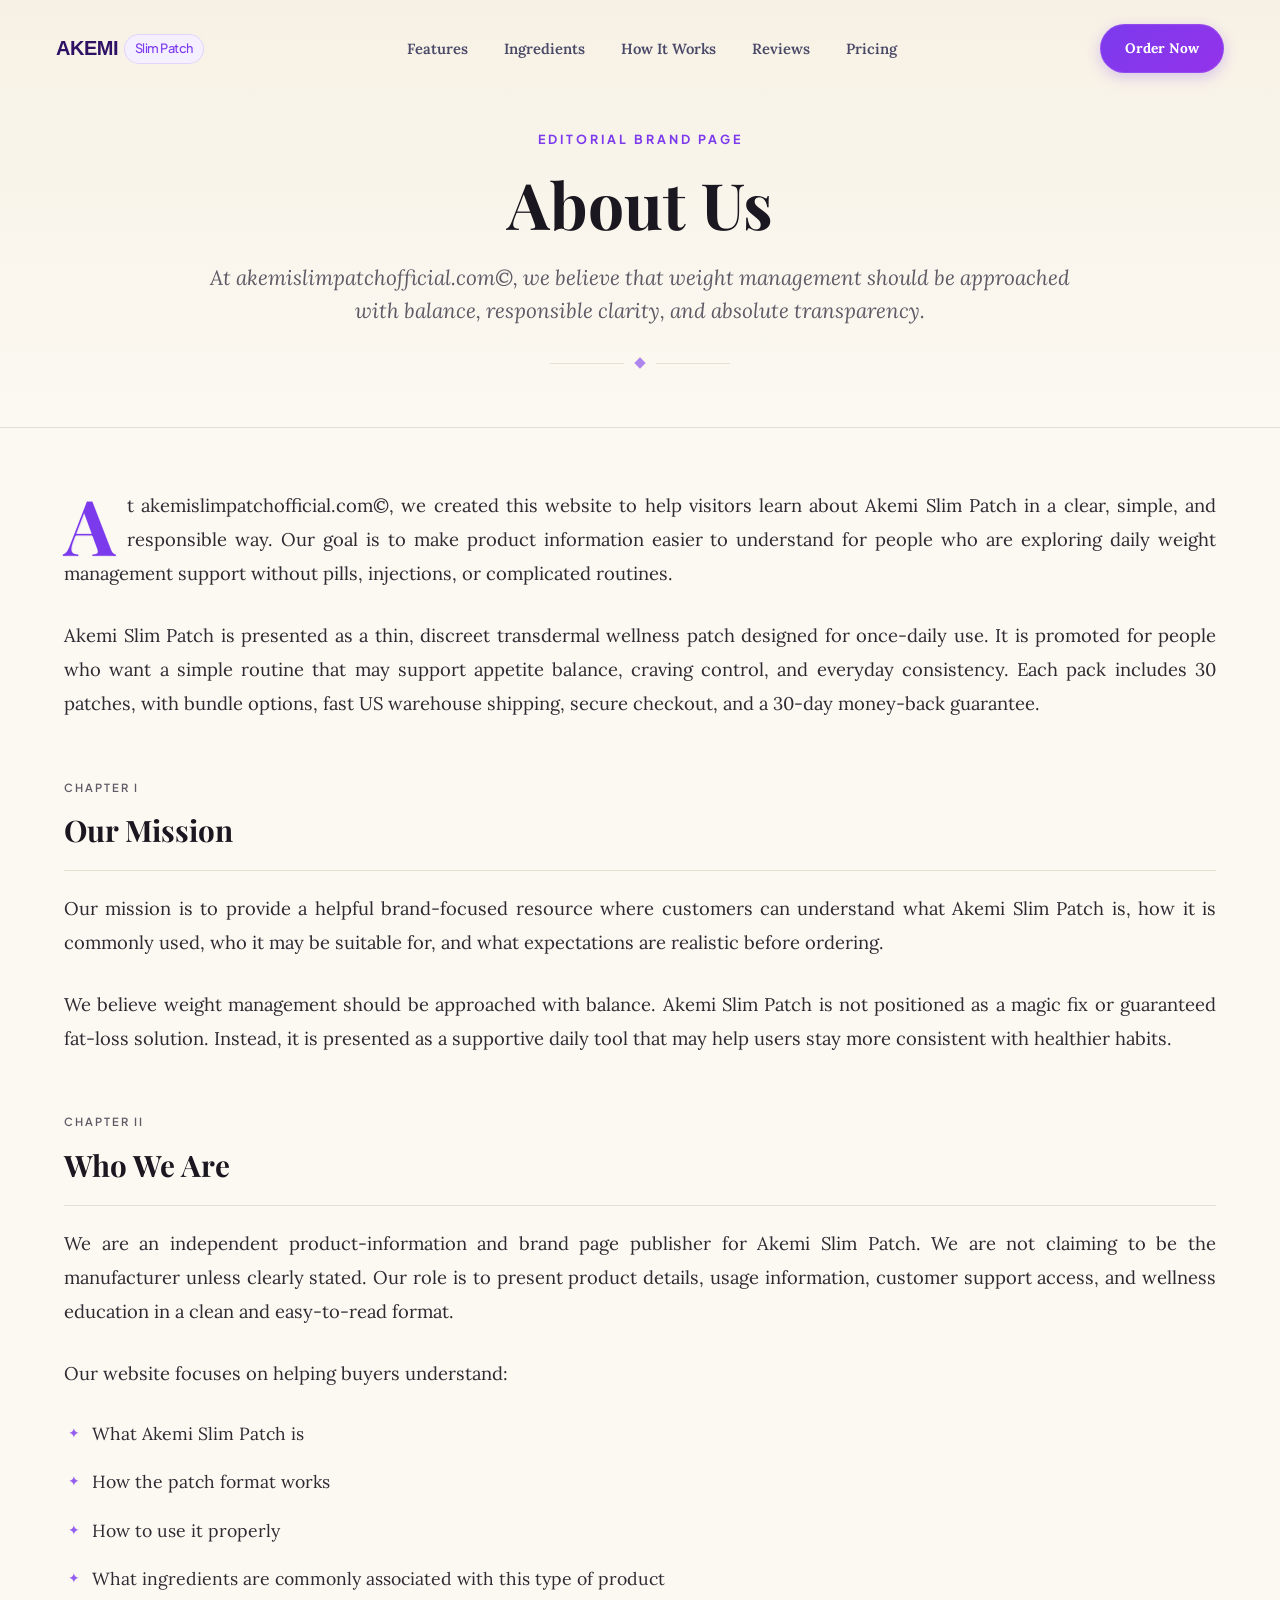
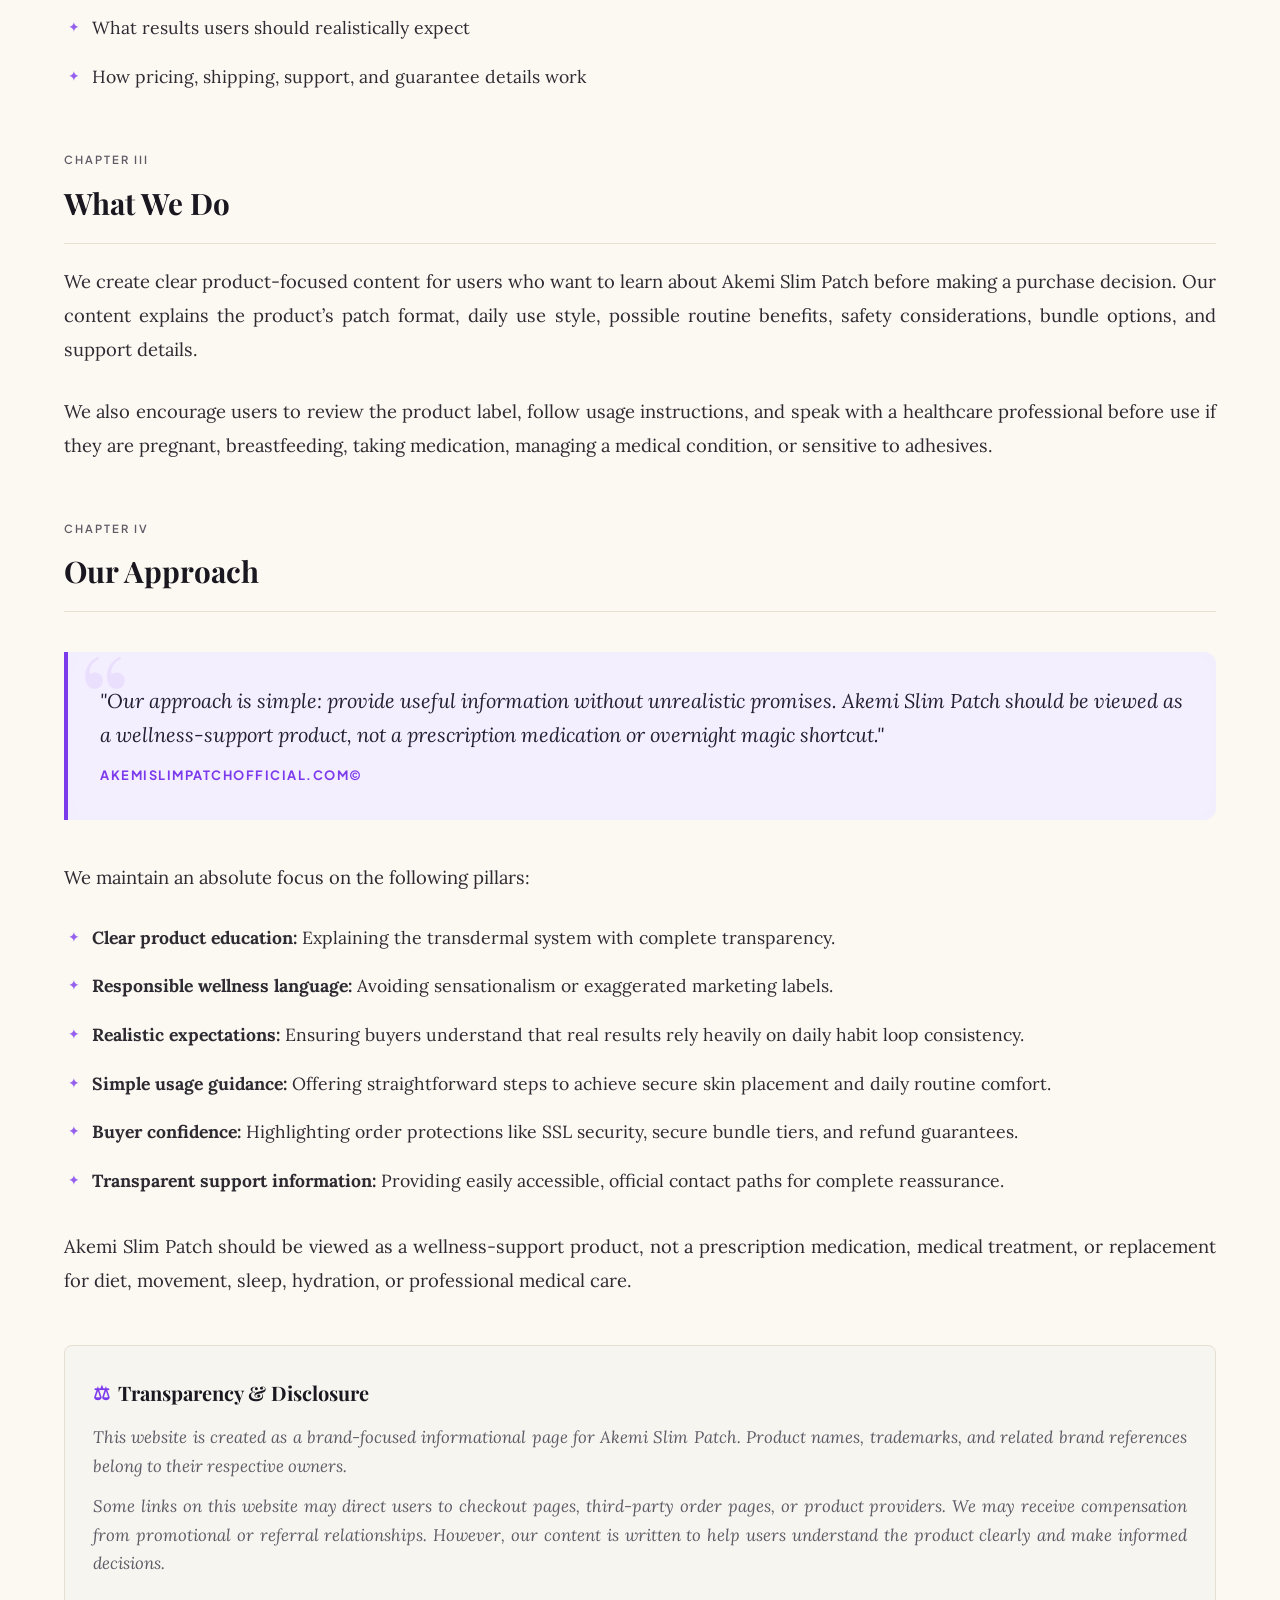
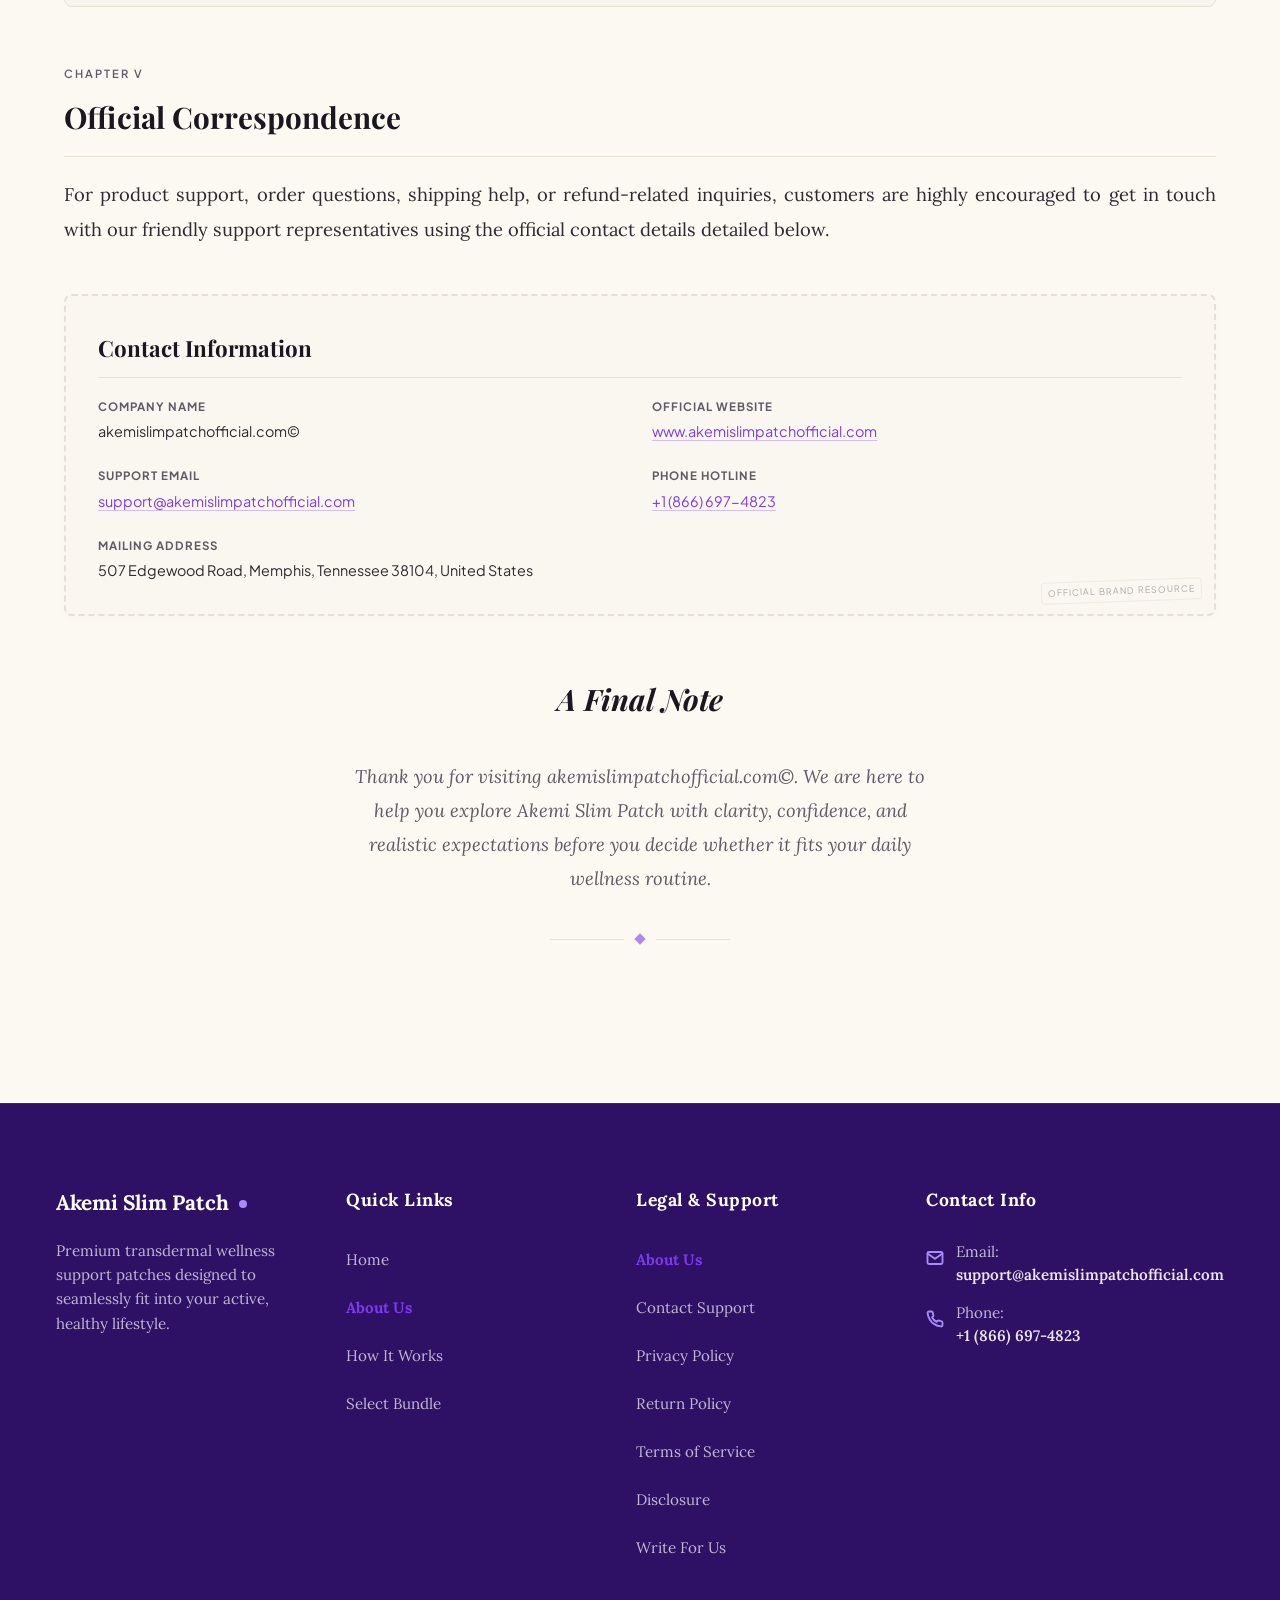
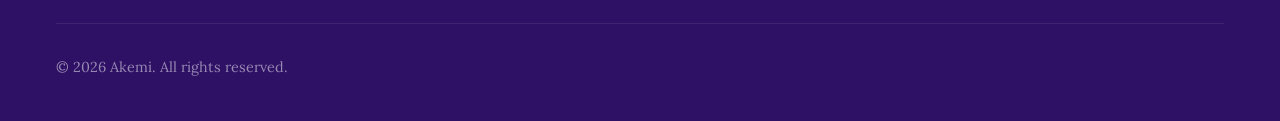
<file: about.html>
<!DOCTYPE html>
<html lang="en">

<head>
    <meta charset="UTF-8">
    <meta name="viewport" content="width=device-width, initial-scale=1.0">
    <meta name="description"
        content="Learn about Akemi Slim Patch, our mission, who we are, our approach to product information, transparency disclosures, and customer support.">
    <title>About Us | Akemi Slim Patch Official Brand Resource</title>
    
    <!-- Google Fonts for Editorial Elegance -->
    <link rel="preconnect" href="https://fonts.googleapis.com">
    <link rel="preconnect" href="https://fonts.gstatic.com" crossorigin>
    <link href="https://fonts.googleapis.com/css2?family=Lora:ital,wght@0,400;0,500;0,600;0,700;1,400;1,500&family=Playfair+Display:ital,wght@0,500;0,600;0,700;0,800;1,400;1,600&family=Plus+Jakarta+Sans:wght@400;500;600;700&display=swap" rel="stylesheet">
    
    <!-- Link existing style sheet for Header & Footer integration -->
    <link rel="stylesheet" href="style.css">

    <!-- Custom book-like light design styling -->
    <style>
        :root {
            --book-bg: #fcf9f2; /* Beautiful warm cream/linen book paper color */
            --book-text: #2d2a32; /* Deep charcoal/plum ink color */
            --book-muted: #5e5a66; /* Elegant soft slate/plum ink */
            --book-accent: #7c3aed; /* Brand purple */
            --book-accent-soft: #f4efff; /* Subtle lavender paper accent */
            --book-border: #e6dfd3; /* Soft warm paper border */
        }

        /* Override body styles for the About page to get that book feel */
        body.about-page {
            background-color: var(--book-bg);
            color: var(--book-text);
            font-family: 'Lora', Georgia, serif;
            line-height: 1.85;
            font-size: 1.15rem;
            -webkit-font-smoothing: antialiased;
        }

        /* Align page layout to cover-sheet design */
        .book-hero {
            padding: 120px 0 60px 0;
            background: linear-gradient(180deg, #f7f1e5 0%, var(--book-bg) 100%);
            border-bottom: 1px solid var(--book-border);
            text-align: center;
            position: relative;
        }

        .book-hero-container {
            max-width: 1200px;
            margin: 0 auto;
            padding: 0 24px;
        }

        .book-chapter-label {
            font-family: 'Plus Jakarta Sans', sans-serif;
            font-size: 0.78rem;
            font-weight: 700;
            text-transform: uppercase;
            letter-spacing: 3px;
            color: var(--book-accent);
            margin-bottom: 16px;
            display: inline-block;
        }

        .book-hero-title {
            font-family: 'Playfair Display', Georgia, serif;
            font-size: clamp(2.5rem, 5vw, 4.2rem);
            font-weight: 700;
            line-height: 1.15;
            color: #1a1720;
            margin-bottom: 20px;
        }

        .book-hero-subtitle {
            font-family: 'Lora', Georgia, serif;
            font-size: 1.3rem;
            font-style: italic;
            color: var(--book-muted);
            max-width: 900px;
            margin: 0 auto 32px auto;
            line-height: 1.6;
        }

        /* Editorial separator rule */
        .book-separator {
            display: flex;
            align-items: center;
            justify-content: center;
            margin: 0 auto;
            width: 180px;
            gap: 12px;
        }

        .book-separator::before,
        .book-separator::after {
            content: '';
            height: 1px;
            background-color: var(--book-border);
            flex-grow: 1;
        }

        .book-separator-diamond {
            width: 8px;
            height: 8px;
            background-color: var(--book-accent);
            transform: rotate(45deg);
            opacity: 0.6;
        }

        /* Main reading body */
        .book-content-section {
            padding: 60px 0 100px 0;
        }

        .book-container {
            max-width: 1200px;
            margin: 0 auto;
            padding: 0 24px;
        }

        /* Editorial typography & spacing */
        .book-paragraph {
            margin-bottom: 28px;
            text-align: justify;
        }

        /* Stylized Drop Cap for opening paragraph */
        .drop-cap-paragraph {
            position: relative;
        }

        .drop-cap {
            font-family: 'Playfair Display', Georgia, serif;
            font-size: 4.8rem;
            float: left;
            line-height: 0.8;
            margin-top: 6px;
            margin-right: 12px;
            color: var(--book-accent);
            font-weight: 700;
            text-shadow: 1px 1px 0px rgba(124, 58, 237, 0.1);
        }

        /* Section Headings styled as Editorial Chapter Titles */
        .chapter-title {
            font-family: 'Playfair Display', Georgia, serif;
            font-size: 1.85rem;
            font-weight: 700;
            color: #1a1720;
            margin-top: 56px;
            margin-bottom: 20px;
            position: relative;
            padding-bottom: 12px;
            border-bottom: 1px solid var(--book-border);
        }

        .chapter-number {
            display: block;
            font-family: 'Plus Jakarta Sans', sans-serif;
            font-size: 0.7rem;
            text-transform: uppercase;
            letter-spacing: 2px;
            color: var(--book-muted);
            margin-bottom: 6px;
            font-weight: 600;
        }

        /* Styled list items */
        .book-list {
            list-style: none;
            padding-left: 0;
            margin: 24px 0 32px 0;
        }

        .book-list-item {
            position: relative;
            padding-left: 28px;
            margin-bottom: 16px;
            font-size: 1.1rem;
        }

        .book-list-item::before {
            content: "✦";
            position: absolute;
            left: 4px;
            top: 2px;
            color: var(--book-accent);
            font-size: 0.9rem;
            opacity: 0.8;
        }

        /* Blockquote or Pullquote styling */
        .book-pullquote {
            background-color: var(--book-accent-soft);
            border-left: 4px solid var(--book-accent);
            padding: 32px;
            border-radius: 0 12px 12px 0;
            margin: 40px 0;
            position: relative;
            box-shadow: inset 0 0 20px rgba(0,0,0,0.01);
        }

        .book-pullquote-text {
            font-family: 'Lora', Georgia, serif;
            font-size: 1.25rem;
            font-style: italic;
            color: #251e33;
            line-height: 1.7;
            margin-bottom: 12px;
            position: relative;
            z-index: 1;
        }

        .book-pullquote-author {
            font-family: 'Plus Jakarta Sans', sans-serif;
            font-size: 0.8rem;
            font-weight: 700;
            text-transform: uppercase;
            letter-spacing: 1.5px;
            color: var(--book-accent);
        }

        .book-pullquote::before {
            content: '“';
            position: absolute;
            top: -20px;
            left: 10px;
            font-family: 'Playfair Display', Georgia, serif;
            font-size: 8rem;
            color: var(--book-accent);
            opacity: 0.08;
            line-height: 1;
            pointer-events: none;
        }

        /* Sidebar or boxed info container (Contact stamps) */
        .book-stamp-card {
            border: 2px dashed var(--book-border);
            background-color: #faf7f0;
            padding: 32px;
            border-radius: 8px;
            margin-top: 48px;
            box-shadow: 0 4px 12px rgba(0,0,0,0.01);
            position: relative;
        }

        .book-stamp-card::after {
            content: "OFFICIAL Brand Resource";
            position: absolute;
            bottom: 12px;
            right: 12px;
            font-family: 'Plus Jakarta Sans', sans-serif;
            font-size: 0.55rem;
            text-transform: uppercase;
            letter-spacing: 1px;
            color: var(--book-muted);
            opacity: 0.5;
            border: 1px solid var(--book-border);
            padding: 2px 6px;
            border-radius: 4px;
            transform: rotate(-2deg);
        }

        .book-stamp-title {
            font-family: 'Playfair Display', Georgia, serif;
            font-size: 1.4rem;
            font-weight: 700;
            color: #1a1720;
            margin-bottom: 20px;
            border-bottom: 1px solid var(--book-border);
            padding-bottom: 8px;
        }

        .book-contact-grid {
            display: grid;
            grid-template-columns: 1fr 1fr;
            gap: 24px;
        }

        @media (max-width: 640px) {
            .book-contact-grid {
                grid-template-columns: 1fr;
                gap: 16px;
            }
        }

        .book-contact-item {
            font-family: 'Plus Jakarta Sans', sans-serif;
            font-size: 0.9rem;
            line-height: 1.6;
        }

        .book-contact-label {
            font-weight: 700;
            color: var(--book-muted);
            display: block;
            font-size: 0.72rem;
            text-transform: uppercase;
            letter-spacing: 1px;
            margin-bottom: 4px;
        }

        .book-contact-value {
            color: var(--book-text);
            word-break: break-all;
        }

        .book-contact-value a {
            color: var(--book-accent);
            text-decoration: none;
            border-bottom: 1px solid rgba(124, 58, 237, 0.3);
            transition: all 0.2s ease;
        }

        .book-contact-value a:hover {
            border-color: var(--book-accent);
            background-color: rgba(124, 58, 237, 0.05);
        }

        /* Disclosure styling */
        .book-disclosure-box {
            background-color: #f7f5ef;
            border: 1px solid var(--book-border);
            border-radius: 8px;
            padding: 28px;
            margin: 48px 0;
            font-size: 1.05rem;
        }

        .book-disclosure-title {
            font-family: 'Playfair Display', Georgia, serif;
            font-size: 1.25rem;
            font-weight: 700;
            color: #1a1720;
            margin-bottom: 12px;
            display: flex;
            align-items: center;
            gap: 8px;
        }

        .book-disclosure-title::before {
            content: "⚖";
            color: var(--book-accent);
            font-size: 1.2rem;
        }

        .book-disclosure-text {
            color: var(--book-muted);
            line-height: 1.7;
            font-style: italic;
        }

        /* Page navigation active style for footer links */
        .footer-link-active {
            color: var(--purple-primary) !important;
            font-weight: 700 !important;
        }

        /* Simple responsive overrides for Lora typography on mobile */
        @media (max-width: 640px) {
            body.about-page {
                font-size: 1.05rem;
                line-height: 1.75;
            }
            .book-hero {
                padding: 100px 0 40px 0;
            }
            .book-hero-title {
                font-size: 2.2rem;
            }
            .book-paragraph {
                text-align: left; /* Avoid awkward justification on tiny screens */
            }
            .drop-cap {
                font-size: 4rem;
                margin-right: 8px;
            }
            .book-pullquote {
                padding: 20px;
                margin: 28px 0;
            }
        }
    </style>

    <link rel="canonical" href="https://www.akemislimpatchofficial.com/about.html">
    
    <meta name="keywords" content="Akemi Slim Patch, weight loss patch, slim patch, wellness patch, weight management support">
    <meta name="author" content="Akemi Slim Patch Official">
    <link rel="icon" type="image/png" href="/favicon.png">
    
    <!-- Open Graph / Social -->
    <meta property="og:type" content="website">
    <meta property="og:image" content="https://www.akemislimpatchofficial.com/images/akemi_slim_patch_box.webp">
    
    <!-- Twitter -->
    <meta property="twitter:card" content="summary_large_image">
    <meta property="twitter:image" content="https://www.akemislimpatchofficial.com/images/akemi_slim_patch_box.webp">

    <meta property="og:url" content="https://www.akemislimpatchofficial.com/about.html">
    <meta property="og:title" content="About Us | Akemi Slim Patch Official Brand Resource">
    <meta property="og:description" content="Learn about Akemi Slim Patch, our mission, who we are, our approach to product information, transparency disclosures, and customer support.">
    <meta property="twitter:url" content="https://www.akemislimpatchofficial.com/about.html">
    <meta property="twitter:title" content="About Us | Akemi Slim Patch Official Brand Resource">
    <meta property="twitter:description" content="Learn about Akemi Slim Patch, our mission, who we are, our approach to product information, transparency disclosures, and customer support.">

    <!-- JSON-LD Schema -->
    <script type="application/ld+json">
    {
      "@context": "https://schema.org",
      "@type": "WebPage",
      "name": "About Us | Akemi Slim Patch Official Brand Resource",
      "url": "https://www.akemislimpatchofficial.com/about.html"
    }
    </script>

</head>

<body class="about-page">
    <!-- Header/Navbar -->
    <header class="header">
        <div class="nav-container">
            <!-- Logo -->
            <a href="index.html" class="nav-logo">
                <span class="nav-logo-text">AKEMI <span class="nav-logo-sub">Slim Patch</span></span>
            </a>

            <!-- Desktop Navigation Links pointing to Home Page sections -->
            <nav class="nav-menu">
                <a href="index.html#features" class="nav-link">Features</a>
                <a href="index.html#ingredients" class="nav-link">Ingredients</a>
                <a href="index.html#how-it-works" class="nav-link">How It Works</a>
                <a href="index.html#reviews" class="nav-link">Reviews</a>
                <a href="index.html#pricing" class="nav-link">Pricing</a>
            </nav>

            <!-- Actions (CTA & Toggle) -->
            <div class="nav-actions">
                <a href="https://secureofficialsite.store/akemi-slim-patch" class="nav-cta-btn">Order Now</a>
                <button class="nav-toggle" aria-label="Toggle Menu">
                    <span class="hamburger-line"></span>
                    <span class="hamburger-line"></span>
                    <span class="hamburger-line"></span>
                </button>
            </div>
        </div>

        <!-- Mobile Navigation Menu Overlay -->
        <div class="mobile-nav-overlay">
            <nav class="mobile-nav-menu">
                <a href="index.html#features" class="mobile-nav-link">Features</a>
                <a href="index.html#ingredients" class="mobile-nav-link">Ingredients</a>
                <a href="index.html#how-it-works" class="mobile-nav-link">How It Works</a>
                <a href="index.html#reviews" class="mobile-nav-link">Reviews</a>
                <a href="index.html#pricing" class="mobile-nav-link">Pricing</a>
                <a href="https://secureofficialsite.store/akemi-slim-patch" class="mobile-nav-cta">Order Now</a>
            </nav>
        </div>
    </header>

    <!-- Page Header (Editorial Cover layout) -->
    <section class="book-hero">
        <div class="book-hero-container">
            <span class="book-chapter-label">Editorial Brand Page</span>
            <h1 class="book-hero-title">About Us</h1>
            <p class="book-hero-subtitle">
                At akemislimpatchofficial.com©, we believe that weight management should be approached with balance, responsible clarity, and absolute transparency.
            </p>
            <div class="book-separator">
                <span class="book-separator-diamond"></span>
            </div>
        </div>
    </section>

    <!-- Book Reading Content Section -->
    <section class="book-content-section">
        <div class="book-container">
            
            <!-- Opening Chapter -->
            <p class="book-paragraph drop-cap-paragraph">
                <span class="drop-cap">A</span>t akemislimpatchofficial.com©, we created this website to help visitors learn about Akemi Slim Patch in a clear, simple, and responsible way. Our goal is to make product information easier to understand for people who are exploring daily weight management support without pills, injections, or complicated routines.
            </p>

            <p class="book-paragraph">
                Akemi Slim Patch is presented as a thin, discreet transdermal wellness patch designed for once-daily use. It is promoted for people who want a simple routine that may support appetite balance, craving control, and everyday consistency. Each pack includes 30 patches, with bundle options, fast US warehouse shipping, secure checkout, and a 30-day money-back guarantee.
            </p>

            <!-- Chapter I: Our Mission -->
            <h2 class="chapter-title">
                <span class="chapter-number">Chapter I</span>
                Our Mission
            </h2>
            
            <p class="book-paragraph">
                Our mission is to provide a helpful brand-focused resource where customers can understand what Akemi Slim Patch is, how it is commonly used, who it may be suitable for, and what expectations are realistic before ordering.
            </p>

            <p class="book-paragraph">
                We believe weight management should be approached with balance. Akemi Slim Patch is not positioned as a magic fix or guaranteed fat-loss solution. Instead, it is presented as a supportive daily tool that may help users stay more consistent with healthier habits.
            </p>

            <!-- Chapter II: Who We Are -->
            <h2 class="chapter-title">
                <span class="chapter-number">Chapter II</span>
                Who We Are
            </h2>
            
            <p class="book-paragraph">
                We are an independent product-information and brand page publisher for Akemi Slim Patch. We are not claiming to be the manufacturer unless clearly stated. Our role is to present product details, usage information, customer support access, and wellness education in a clean and easy-to-read format.
            </p>

            <p class="book-paragraph">
                Our website focuses on helping buyers understand:
            </p>
            <ul class="book-list">
                <li class="book-list-item">What Akemi Slim Patch is</li>
                <li class="book-list-item">How the patch format works</li>
                <li class="book-list-item">How to use it properly</li>
                <li class="book-list-item">What ingredients are commonly associated with this type of product</li>
                <li class="book-list-item">What results users should realistically expect</li>
                <li class="book-list-item">How pricing, shipping, support, and guarantee details work</li>
            </ul>

            <!-- Chapter III: What We Do -->
            <h2 class="chapter-title">
                <span class="chapter-number">Chapter III</span>
                What We Do
            </h2>
            
            <p class="book-paragraph">
                We create clear product-focused content for users who want to learn about Akemi Slim Patch before making a purchase decision. Our content explains the product’s patch format, daily use style, possible routine benefits, safety considerations, bundle options, and support details.
            </p>

            <p class="book-paragraph">
                We also encourage users to review the product label, follow usage instructions, and speak with a healthcare professional before use if they are pregnant, breastfeeding, taking medication, managing a medical condition, or sensitive to adhesives.
            </p>

            <!-- Chapter IV: Our Approach -->
            <h2 class="chapter-title">
                <span class="chapter-number">Chapter IV</span>
                Our Approach
            </h2>
            
            <div class="book-pullquote">
                <div class="book-pullquote-text">
                    "Our approach is simple: provide useful information without unrealistic promises. Akemi Slim Patch should be viewed as a wellness-support product, not a prescription medication or overnight magic shortcut."
                </div>
                <div class="book-pullquote-author">akemislimpatchofficial.com©</div>
            </div>

            <p class="book-paragraph">
                We maintain an absolute focus on the following pillars:
            </p>
            <ul class="book-list">
                <li class="book-list-item"><strong>Clear product education:</strong> Explaining the transdermal system with complete transparency.</li>
                <li class="book-list-item"><strong>Responsible wellness language:</strong> Avoiding sensationalism or exaggerated marketing labels.</li>
                <li class="book-list-item"><strong>Realistic expectations:</strong> Ensuring buyers understand that real results rely heavily on daily habit loop consistency.</li>
                <li class="book-list-item"><strong>Simple usage guidance:</strong> Offering straightforward steps to achieve secure skin placement and daily routine comfort.</li>
                <li class="book-list-item"><strong>Buyer confidence:</strong> Highlighting order protections like SSL security, secure bundle tiers, and refund guarantees.</li>
                <li class="book-list-item"><strong>Transparent support information:</strong> Providing easily accessible, official contact paths for complete reassurance.</li>
            </ul>

            <p class="book-paragraph">
                Akemi Slim Patch should be viewed as a wellness-support product, not a prescription medication, medical treatment, or replacement for diet, movement, sleep, hydration, or professional medical care.
            </p>

            <!-- Section: Transparency & Disclosure -->
            <div class="book-disclosure-box">
                <h3 class="book-disclosure-title">Transparency & Disclosure</h3>
                <div class="book-disclosure-text">
                    <p class="book-paragraph" style="margin-bottom: 12px;">
                        This website is created as a brand-focused informational page for Akemi Slim Patch. Product names, trademarks, and related brand references belong to their respective owners.
                    </p>
                    <p class="book-paragraph" style="margin-bottom: 0;">
                        Some links on this website may direct users to checkout pages, third-party order pages, or product providers. We may receive compensation from promotional or referral relationships. However, our content is written to help users understand the product clearly and make informed decisions.
                    </p>
                </div>
            </div>

            <!-- Chapter V: Contact & Communications -->
            <h2 class="chapter-title">
                <span class="chapter-number">Chapter V</span>
                Official Correspondence
            </h2>
            
            <p class="book-paragraph">
                For product support, order questions, shipping help, or refund-related inquiries, customers are highly encouraged to get in touch with our friendly support representatives using the official contact details detailed below.
            </p>

            <!-- Correspondence Post Stamp / Info box -->
            <div class="book-stamp-card">
                <h3 class="book-stamp-title">Contact Information</h3>
                <div class="book-contact-grid">
                    <div class="book-contact-item">
                        <span class="book-contact-label">Company Name</span>
                        <span class="book-contact-value">akemislimpatchofficial.com©</span>
                    </div>
                    <div class="book-contact-item">
                        <span class="book-contact-label">Official Website</span>
                        <span class="book-contact-value"><a href="https://www.akemislimpatchofficial.com" target="_blank" rel="noopener">www.akemislimpatchofficial.com</a></span>
                    </div>
                    <div class="book-contact-item">
                        <span class="book-contact-label">Support Email</span>
                        <span class="book-contact-value"><a href="mailto:support@akemislimpatchofficial.com">support@akemislimpatchofficial.com</a></span>
                    </div>
                    <div class="book-contact-item">
                        <span class="book-contact-label">Phone Hotline</span>
                        <span class="book-contact-value"><a href="tel:+18666974823">+1 (866) 697-4823</a></span>
                    </div>
                    <div class="book-contact-item" style="grid-column: span 2;">
                        <span class="book-contact-label">Mailing Address</span>
                        <span class="book-contact-value">507 Edgewood Road, Memphis, Tennessee 38104, United States</span>
                    </div>
                </div>
            </div>

            <!-- Final Editorial Note -->
            <h2 class="chapter-title" style="margin-top: 56px; border-bottom: none; text-align: center; font-style: italic;">
                A Final Note
            </h2>
            <p class="book-paragraph" style="text-align: center; max-width: 600px; margin: 0 auto 40px auto; font-style: italic; color: var(--book-muted);">
                Thank you for visiting akemislimpatchofficial.com©. We are here to help you explore Akemi Slim Patch with clarity, confidence, and realistic expectations before you decide whether it fits your daily wellness routine.
            </p>

            <div class="book-separator" style="margin-bottom: 60px;">
                <span class="book-separator-diamond"></span>
            </div>

        </div>
    </section>

    <!-- Footer Section -->
    <footer class="footer">
        <div class="footer-container">
            <div class="footer-grid">
                <!-- Column 1: Brand Info -->
                <div class="footer-column">
                    <a href="index.html" class="footer-logo">
                        <span>Akemi Slim Patch</span>
                        <div class="footer-logo-dot"></div>
                    </a>
                    <p class="footer-tagline">
                        Premium transdermal wellness support patches designed to seamlessly fit into your active, healthy lifestyle.
                    </p>
                </div>

                <!-- Column 2: Quick Links -->
                <div class="footer-column">
                    <h3>Quick Links</h3>
                    <ul class="footer-links-list">
                        <li><a href="index.html" class="footer-link">Home</a></li>
                        <li><a href="about.html" class="footer-link footer-link-active">About Us</a></li>
                        <li><a href="index.html#how-it-works" class="footer-link">How It Works</a></li>
                        <li><a href="index.html#pricing" class="footer-link">Select Bundle</a></li>
                    </ul>
                </div>

                <!-- Column 3: Legal & Help -->
                <div class="footer-column">
                    <h3>Legal & Support</h3>
                    <ul class="footer-links-list">
                        <li><a href="about.html" class="footer-link footer-link-active">About Us</a></li>
                        <li><a href="contact.html" class="footer-link">Contact Support</a></li>
                        <li><a href="privacy.html" class="footer-link">Privacy Policy</a></li>
                        <li><a href="returns.html" class="footer-link">Return Policy</a></li>
                        <li><a href="terms.html" class="footer-link">Terms of Service</a></li>
                        <li><a href="disclosure.html" class="footer-link">Disclosure</a></li>
                        <li><a href="write-for-us.html" class="footer-link">Write For Us</a></li>
                    </ul>
                </div>

                <!-- Column 4: Contact Info -->
                <div class="footer-column">
                    <h3>Contact Info</h3>
                    <div class="footer-contact-info">
                        <div class="footer-contact-item">
                            <div class="footer-contact-icon">
                                <svg width="18" height="18" viewBox="0 0 24 24" fill="none" stroke="currentColor" stroke-width="2.5" stroke-linecap="round" stroke-linejoin="round">
                                    <path d="M4 4h16c1.1 0 2 .9 2 2v12c0 1.1-.9 2-2 2H4c-1.1 0-2-.9-2-2V6c0-1.1.9-2 2-2z"></path>
                                    <polyline points="22,6 12,13 2,6"></polyline>
                                </svg>
                            </div>
                            <div class="footer-contact-text">
                                <span>Email:</span><br>
                                <a href="mailto:support@akemislimpatchofficial.com" class="footer-contact-link">support@akemislimpatchofficial.com</a>
                            </div>
                        </div>
                        <div class="footer-contact-item">
                            <div class="footer-contact-icon">
                                <svg width="18" height="18" viewBox="0 0 24 24" fill="none" stroke="currentColor" stroke-width="2.5" stroke-linecap="round" stroke-linejoin="round">
                                    <path d="M22 16.92v3a2 2 0 0 1-2.18 2 19.79 19.79 0 0 1-8.63-3.07 19.5 19.5 0 0 1-6-6 19.79 19.79 0 0 1-3.07-8.67A2 2 0 0 1 4.11 2h3a2 2 0 0 1 2 1.72 12.84 12.84 0 0 0 .7 2.81 2 2 0 0 1-.45 2.11L8.09 9.91a16 16 0 0 0 6 6l1.27-1.27a2 2 0 0 1 2.11-.45 12.84 12.84 0 0 0 2.81.7A2 2 0 0 1 22 16.92z"></path>
                                </svg>
                            </div>
                            <div class="footer-contact-text">
                                <span>Phone:</span><br>
                                <a href="tel:+18666974823" class="footer-contact-link">+1 (866) 697-4823</a>
                            </div>
                        </div>
                    </div>
                </div>
            </div>

            <hr class="footer-divider">

            <div class="footer-bottom">
                <p class="footer-copyright">
                    © 2026 Akemi. All rights reserved.
                </p>
            </div>
        </div>
    </footer>

    <!-- Interactive script loader (sticky nav, mobile menu etc.) -->
    <script src="script.js"></script>
</body>

</html>
</file>
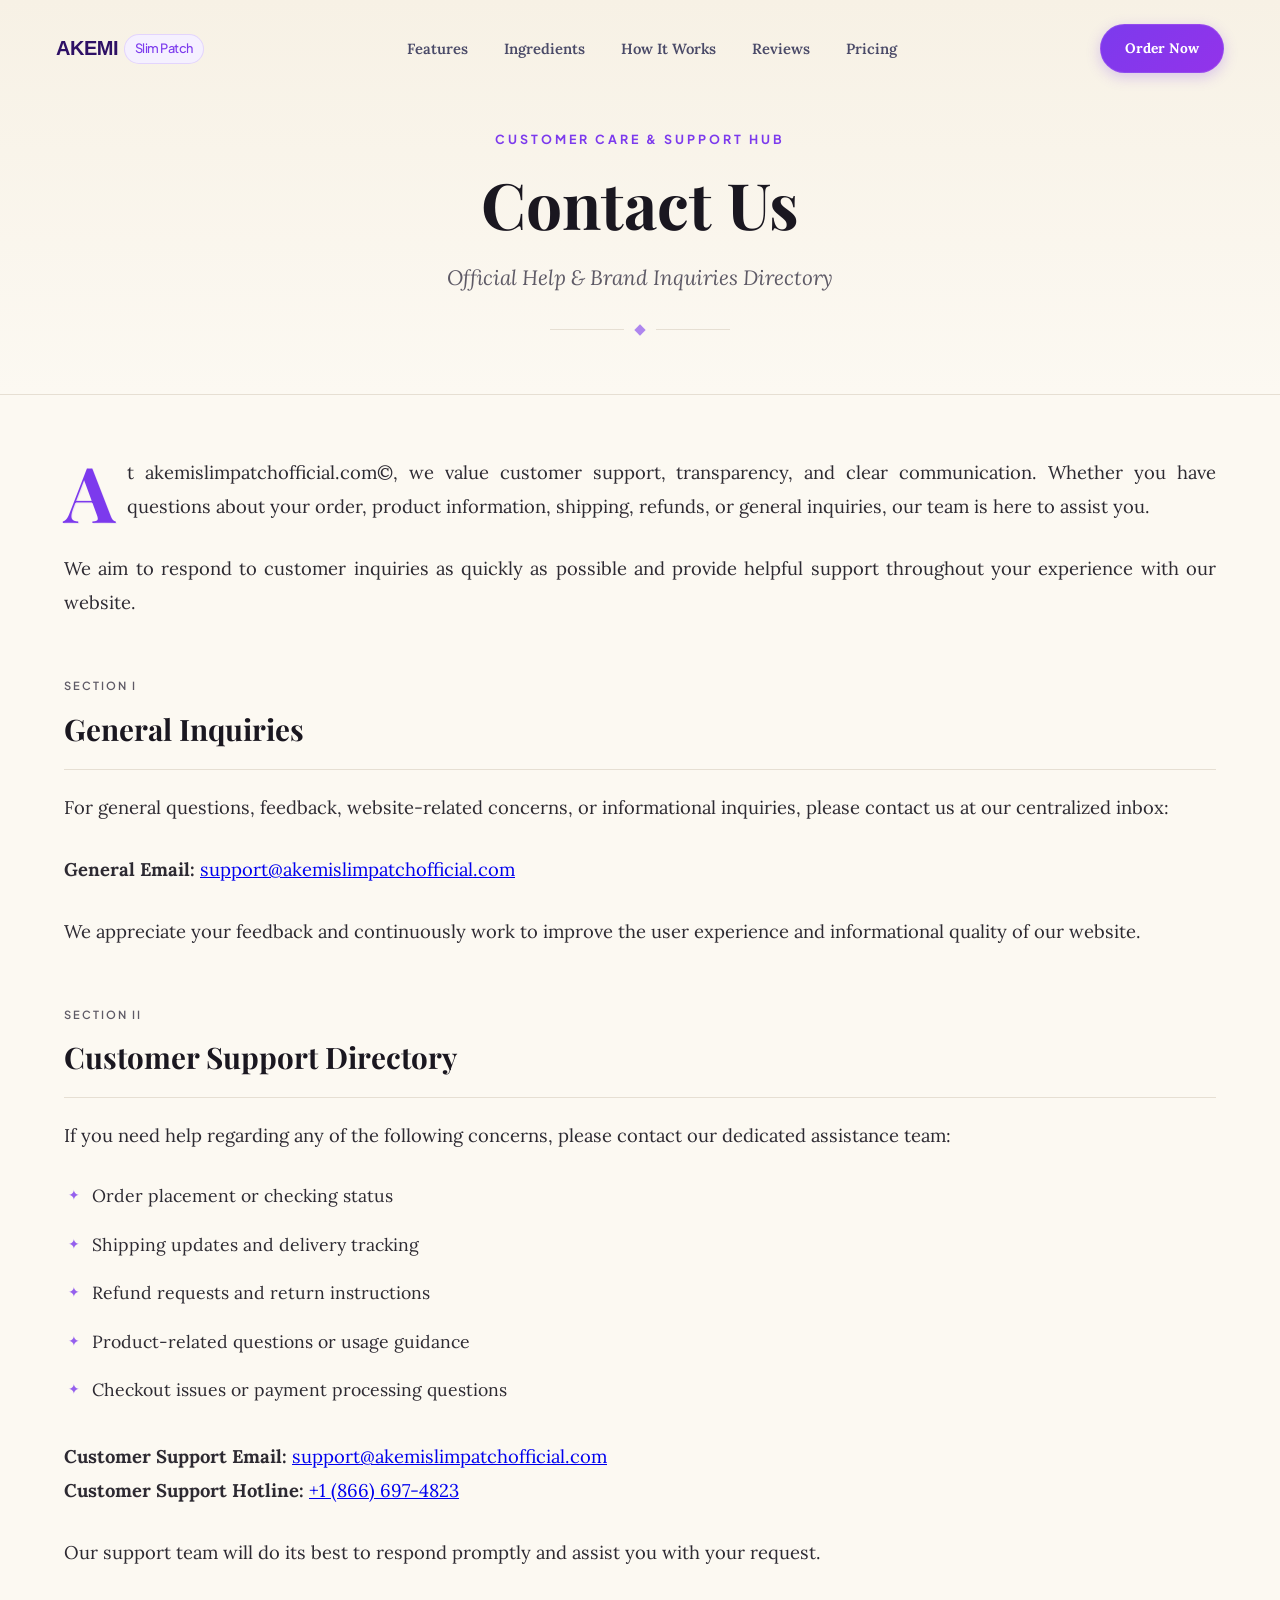
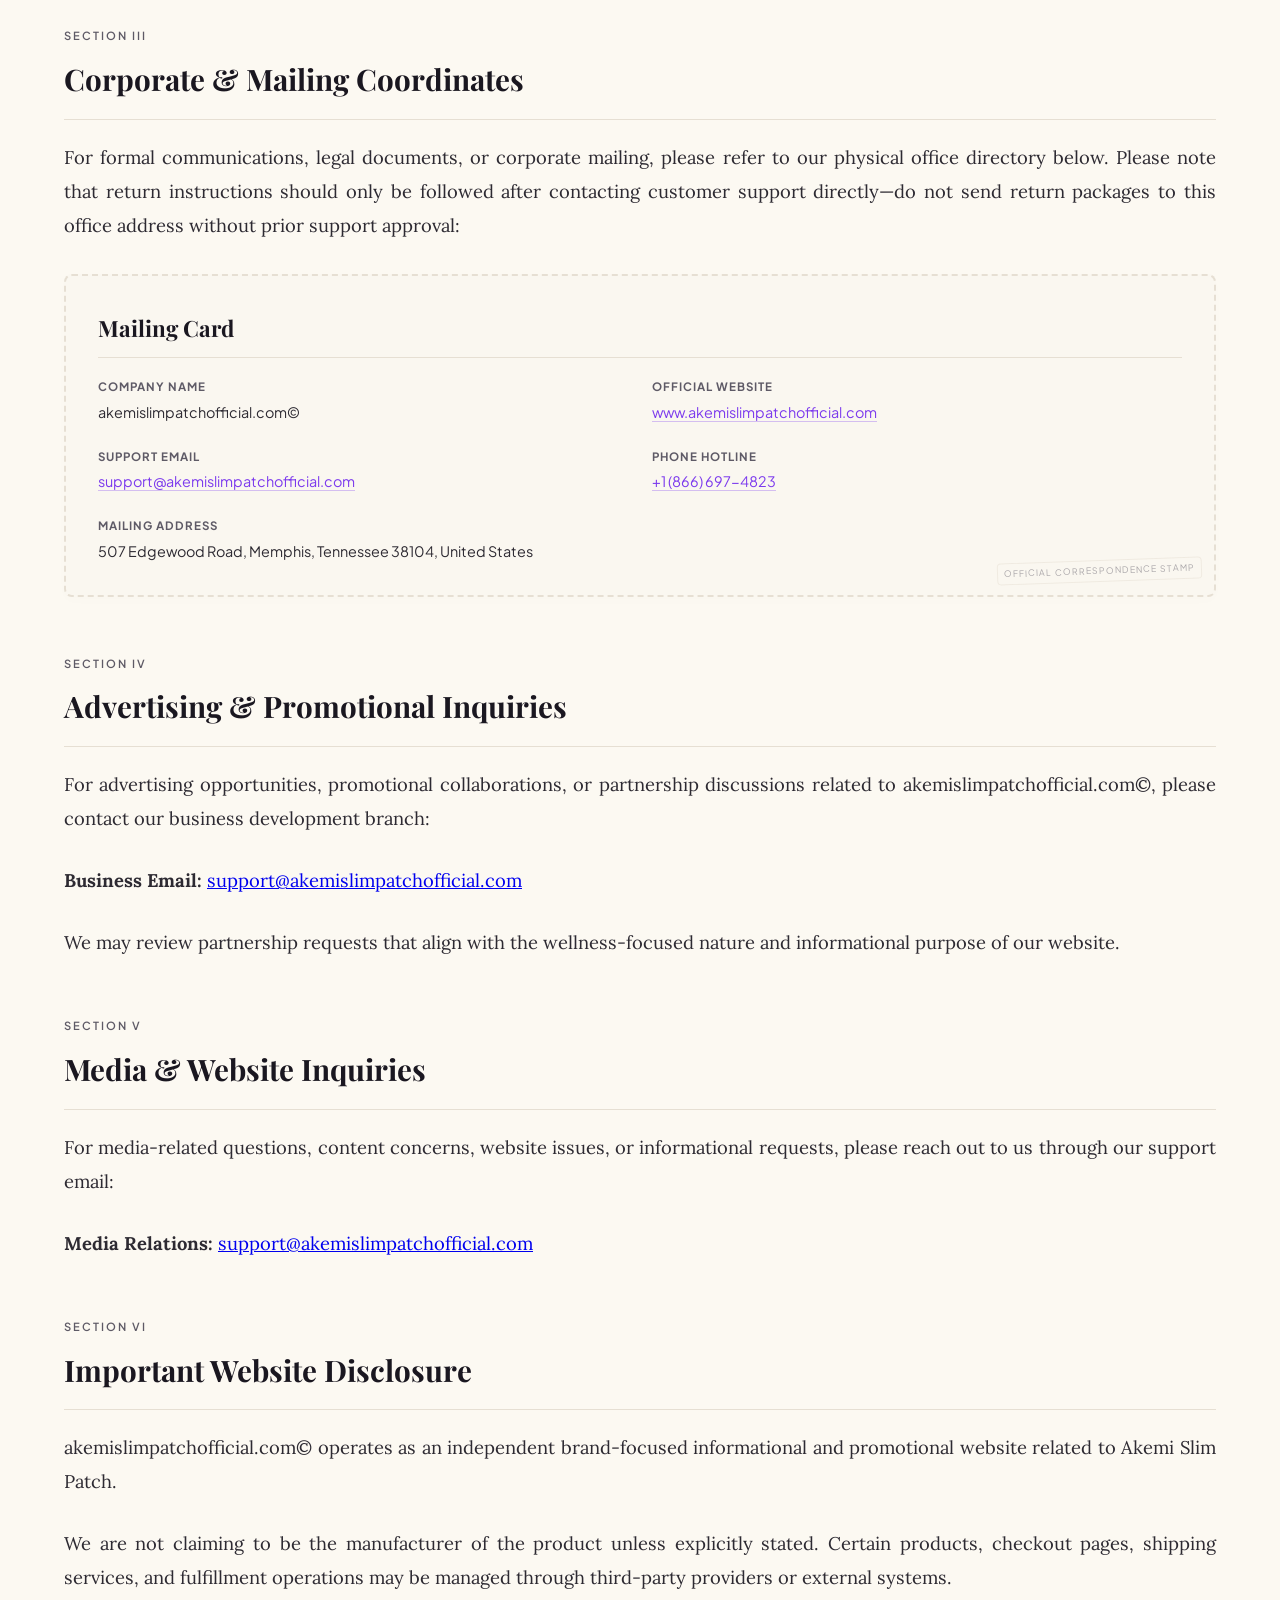
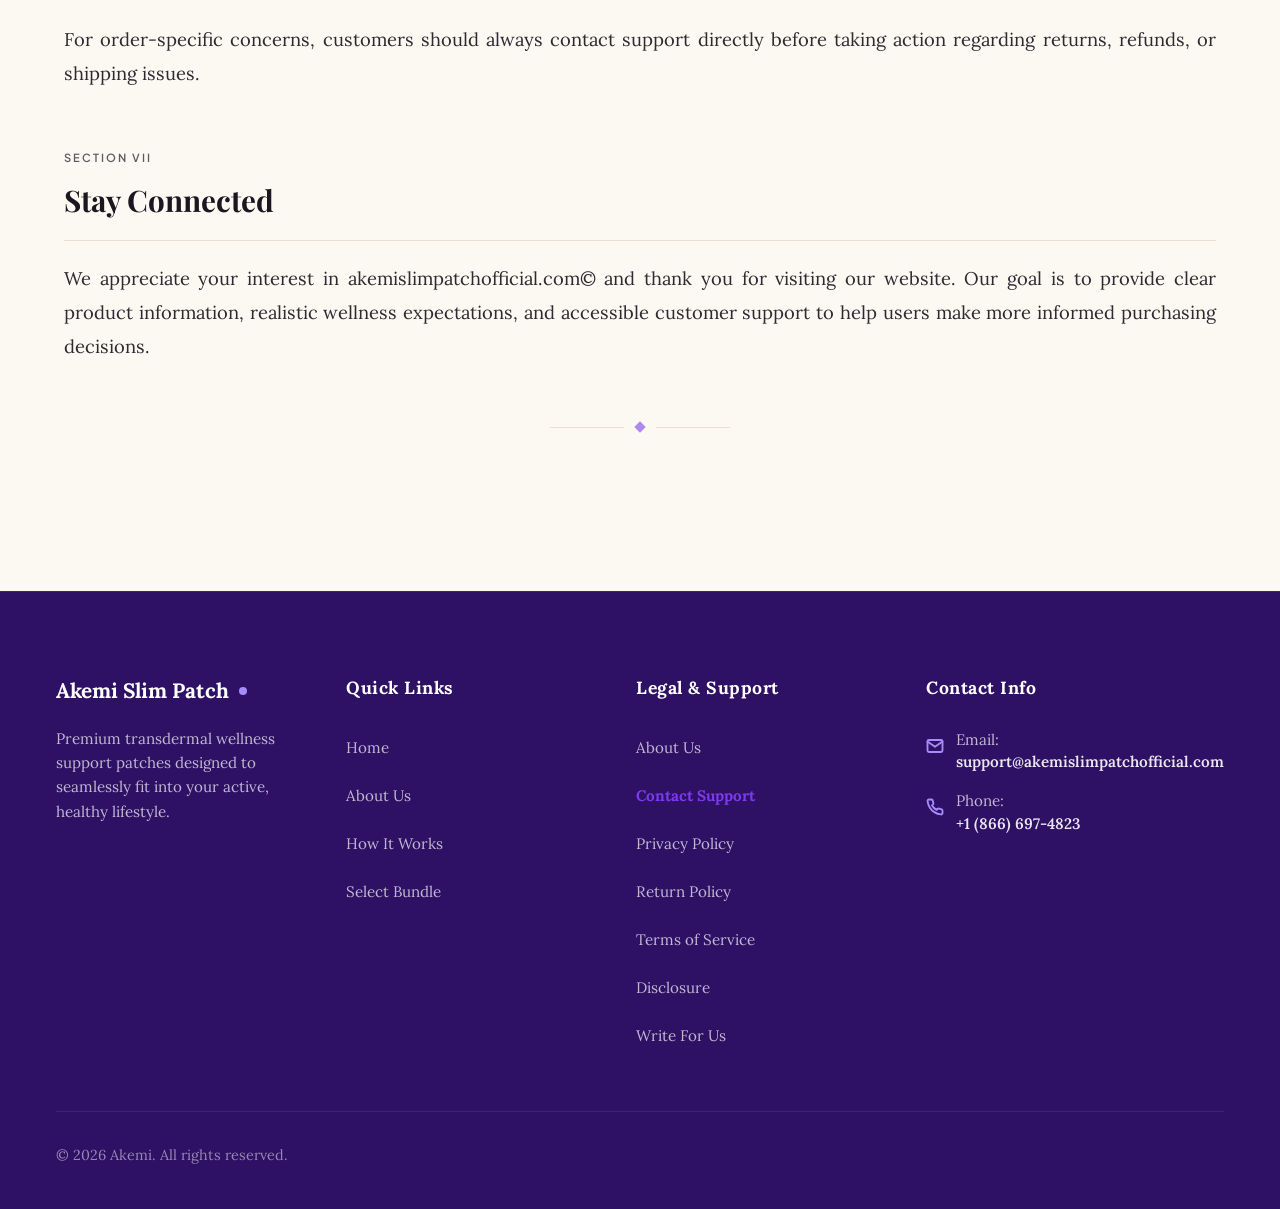
<file: contact.html>
<!DOCTYPE html>
<html lang="en">

<head>
    <meta charset="UTF-8">
    <meta name="viewport" content="width=device-width, initial-scale=1.0">
    <meta name="description"
        content="Contact Akemi Slim Patch customer support. Find our email, support phone helpline, corporate office address, and media inquiries details.">
    <title>Contact Support | Akemi Slim Patch Official Brand Resource</title>
    
    <!-- Google Fonts for Editorial Elegance -->
    <link rel="preconnect" href="https://fonts.googleapis.com">
    <link rel="preconnect" href="https://fonts.gstatic.com" crossorigin>
    <link href="https://fonts.googleapis.com/css2?family=Lora:ital,wght@0,400;0,500;0,600;0,700;1,400;1,500&family=Playfair+Display:ital,wght@0,500;0,600;0,700;0,800;1,400;1,600&family=Plus+Jakarta+Sans:wght@400;500;600;700&display=swap" rel="stylesheet">
    
    <!-- Link existing style sheet for Header & Footer integration -->
    <link rel="stylesheet" href="style.css">

    <!-- Custom book-like light design styling -->
    <style>
        :root {
            --book-bg: #fcf9f2; /* Beautiful warm cream/linen book paper color */
            --book-text: #2d2a32; /* Deep charcoal/plum ink color */
            --book-muted: #5e5a66; /* Elegant soft slate/plum ink */
            --book-accent: #7c3aed; /* Brand purple */
            --book-accent-soft: #f4efff; /* Subtle lavender paper accent */
            --book-border: #e6dfd3; /* Soft warm paper border */
        }

        /* Override body styles for the Contact page to get that book feel */
        body.contact-page {
            background-color: var(--book-bg);
            color: var(--book-text);
            font-family: 'Lora', Georgia, serif;
            line-height: 1.85;
            font-size: 1.15rem;
            -webkit-font-smoothing: antialiased;
        }

        /* Align page layout to cover-sheet design */
        .book-hero {
            padding: 120px 0 60px 0;
            background: linear-gradient(180deg, #f7f1e5 0%, var(--book-bg) 100%);
            border-bottom: 1px solid var(--book-border);
            text-align: center;
            position: relative;
        }

        .book-hero-container {
            max-width: 1200px;
            margin: 0 auto;
            padding: 0 24px;
        }

        .book-chapter-label {
            font-family: 'Plus Jakarta Sans', sans-serif;
            font-size: 0.78rem;
            font-weight: 700;
            text-transform: uppercase;
            letter-spacing: 3px;
            color: var(--book-accent);
            margin-bottom: 16px;
            display: inline-block;
        }

        .book-hero-title {
            font-family: 'Playfair Display', Georgia, serif;
            font-size: clamp(2.5rem, 5vw, 4.2rem);
            font-weight: 700;
            line-height: 1.15;
            color: #1a1720;
            margin-bottom: 20px;
        }

        .book-hero-subtitle {
            font-family: 'Lora', Georgia, serif;
            font-size: 1.3rem;
            font-style: italic;
            color: var(--book-muted);
            max-width: 900px;
            margin: 0 auto 32px auto;
            line-height: 1.6;
        }

        /* Editorial separator rule */
        .book-separator {
            display: flex;
            align-items: center;
            justify-content: center;
            margin: 0 auto;
            width: 180px;
            gap: 12px;
        }

        .book-separator::before,
        .book-separator::after {
            content: '';
            height: 1px;
            background-color: var(--book-border);
            flex-grow: 1;
        }

        .book-separator-diamond {
            width: 8px;
            height: 8px;
            background-color: var(--book-accent);
            transform: rotate(45deg);
            opacity: 0.6;
        }

        /* Main reading body */
        .book-content-section {
            padding: 60px 0 100px 0;
        }

        .book-container {
            max-width: 1200px;
            margin: 0 auto;
            padding: 0 24px;
        }

        /* Editorial typography & spacing */
        .book-paragraph {
            margin-bottom: 28px;
            text-align: justify;
        }

        /* Stylized Drop Cap for opening paragraph */
        .drop-cap-paragraph {
            position: relative;
        }

        .drop-cap {
            font-family: 'Playfair Display', Georgia, serif;
            font-size: 4.8rem;
            float: left;
            line-height: 0.8;
            margin-top: 6px;
            margin-right: 12px;
            color: var(--book-accent);
            font-weight: 700;
            text-shadow: 1px 1px 0px rgba(124, 58, 237, 0.1);
        }

        /* Section Headings styled as Editorial Chapter Titles */
        .chapter-title {
            font-family: 'Playfair Display', Georgia, serif;
            font-size: 1.85rem;
            font-weight: 700;
            color: #1a1720;
            margin-top: 56px;
            margin-bottom: 20px;
            position: relative;
            padding-bottom: 12px;
            border-bottom: 1px solid var(--book-border);
        }

        .chapter-number {
            display: block;
            font-family: 'Plus Jakarta Sans', sans-serif;
            font-size: 0.7rem;
            text-transform: uppercase;
            letter-spacing: 2px;
            color: var(--book-muted);
            margin-bottom: 6px;
            font-weight: 600;
        }

        /* Styled list items */
        .book-list {
            list-style: none;
            padding-left: 0;
            margin: 24px 0 32px 0;
        }

        .book-list-item {
            position: relative;
            padding-left: 28px;
            margin-bottom: 16px;
            font-size: 1.1rem;
        }

        .book-list-item::before {
            content: "✦";
            position: absolute;
            left: 4px;
            top: 2px;
            color: var(--book-accent);
            font-size: 0.9rem;
            opacity: 0.8;
        }

        /* Sidebar or boxed info container (Contact stamps) */
        .book-stamp-card {
            border: 2px dashed var(--book-border);
            background-color: #faf7f0;
            padding: 32px;
            border-radius: 8px;
            margin-top: 32px;
            box-shadow: 0 4px 12px rgba(0,0,0,0.01);
            position: relative;
        }

        .book-stamp-card::after {
            content: "OFFICIAL Correspondence stamp";
            position: absolute;
            bottom: 12px;
            right: 12px;
            font-family: 'Plus Jakarta Sans', sans-serif;
            font-size: 0.55rem;
            text-transform: uppercase;
            letter-spacing: 1px;
            color: var(--book-muted);
            opacity: 0.5;
            border: 1px solid var(--book-border);
            padding: 2px 6px;
            border-radius: 4px;
            transform: rotate(-2deg);
        }

        .book-stamp-title {
            font-family: 'Playfair Display', Georgia, serif;
            font-size: 1.4rem;
            font-weight: 700;
            color: #1a1720;
            margin-bottom: 20px;
            border-bottom: 1px solid var(--book-border);
            padding-bottom: 8px;
        }

        .book-contact-grid {
            display: grid;
            grid-template-columns: 1fr 1fr;
            gap: 24px;
        }

        @media (max-width: 640px) {
            .book-contact-grid {
                grid-template-columns: 1fr;
                gap: 16px;
            }
        }

        .book-contact-item {
            font-family: 'Plus Jakarta Sans', sans-serif;
            font-size: 0.9rem;
            line-height: 1.6;
        }

        .book-contact-label {
            font-weight: 700;
            color: var(--book-muted);
            display: block;
            font-size: 0.72rem;
            text-transform: uppercase;
            letter-spacing: 1px;
            margin-bottom: 4px;
        }

        .book-contact-value {
            color: var(--book-text);
            word-break: break-all;
        }

        .book-contact-value a {
            color: var(--book-accent);
            text-decoration: none;
            border-bottom: 1px solid rgba(124, 58, 237, 0.3);
            transition: all 0.2s ease;
        }

        .book-contact-value a:hover {
            border-color: var(--book-accent);
            background-color: rgba(124, 58, 237, 0.05);
        }

        /* Page navigation active style for footer links */
        .footer-link-active {
            color: var(--purple-primary) !important;
            font-weight: 700 !important;
        }

        /* Simple responsive overrides for Lora typography on mobile */
        @media (max-width: 640px) {
            body.contact-page {
                font-size: 1.05rem;
                line-height: 1.75;
            }
            .book-hero {
                padding: 100px 0 40px 0;
            }
            .book-hero-title {
                font-size: 2.2rem;
            }
            .book-paragraph {
                text-align: left; /* Avoid awkward justification on tiny screens */
            }
            .drop-cap {
                font-size: 4rem;
                margin-right: 8px;
            }
        }
    </style>

    <link rel="canonical" href="https://www.akemislimpatchofficial.com/contact.html">
    
    <meta name="keywords" content="Akemi Slim Patch, weight loss patch, slim patch, wellness patch, weight management support">
    <meta name="author" content="Akemi Slim Patch Official">
    <link rel="icon" type="image/png" href="/favicon.png">
    
    <!-- Open Graph / Social -->
    <meta property="og:type" content="website">
    <meta property="og:image" content="https://www.akemislimpatchofficial.com/images/akemi_slim_patch_box.webp">
    
    <!-- Twitter -->
    <meta property="twitter:card" content="summary_large_image">
    <meta property="twitter:image" content="https://www.akemislimpatchofficial.com/images/akemi_slim_patch_box.webp">

    <meta property="og:url" content="https://www.akemislimpatchofficial.com/contact.html">
    <meta property="og:title" content="Contact Support | Akemi Slim Patch Official Brand Resource">
    <meta property="og:description" content="Contact Akemi Slim Patch customer support. Find our email, support phone helpline, corporate office address, and media inquiries details.">
    <meta property="twitter:url" content="https://www.akemislimpatchofficial.com/contact.html">
    <meta property="twitter:title" content="Contact Support | Akemi Slim Patch Official Brand Resource">
    <meta property="twitter:description" content="Contact Akemi Slim Patch customer support. Find our email, support phone helpline, corporate office address, and media inquiries details.">

    <!-- JSON-LD Schema -->
    <script type="application/ld+json">
    {
      "@context": "https://schema.org",
      "@type": "WebPage",
      "name": "Contact Support | Akemi Slim Patch Official Brand Resource",
      "url": "https://www.akemislimpatchofficial.com/contact.html"
    }
    </script>

</head>

<body class="contact-page">
    <!-- Header/Navbar -->
    <header class="header">
        <div class="nav-container">
            <!-- Logo -->
            <a href="index.html" class="nav-logo">
                <span class="nav-logo-text">AKEMI <span class="nav-logo-sub">Slim Patch</span></span>
            </a>

            <!-- Desktop Navigation Links pointing to Home Page sections -->
            <nav class="nav-menu">
                <a href="index.html#features" class="nav-link">Features</a>
                <a href="index.html#ingredients" class="nav-link">Ingredients</a>
                <a href="index.html#how-it-works" class="nav-link">How It Works</a>
                <a href="index.html#reviews" class="nav-link">Reviews</a>
                <a href="index.html#pricing" class="nav-link">Pricing</a>
            </nav>

            <!-- Actions (CTA & Toggle) -->
            <div class="nav-actions">
                <a href="https://secureofficialsite.store/akemi-slim-patch" class="nav-cta-btn">Order Now</a>
                <button class="nav-toggle" aria-label="Toggle Menu">
                    <span class="hamburger-line"></span>
                    <span class="hamburger-line"></span>
                    <span class="hamburger-line"></span>
                </button>
            </div>
        </div>

        <!-- Mobile Navigation Menu Overlay -->
        <div class="mobile-nav-overlay">
            <nav class="mobile-nav-menu">
                <a href="index.html#features" class="mobile-nav-link">Features</a>
                <a href="index.html#ingredients" class="mobile-nav-link">Ingredients</a>
                <a href="index.html#how-it-works" class="mobile-nav-link">How It Works</a>
                <a href="index.html#reviews" class="mobile-nav-link">Reviews</a>
                <a href="index.html#pricing" class="mobile-nav-link">Pricing</a>
                <a href="https://secureofficialsite.store/akemi-slim-patch" class="mobile-nav-cta">Order Now</a>
            </nav>
        </div>
    </header>

    <!-- Page Header (Editorial Cover layout) -->
    <section class="book-hero">
        <div class="book-hero-container">
            <span class="book-chapter-label">Customer Care &amp; Support Hub</span>
            <h1 class="book-hero-title">Contact Us</h1>
            <p class="book-hero-subtitle">
                Official Help &amp; Brand Inquiries Directory
            </p>
            <div class="book-separator">
                <span class="book-separator-diamond"></span>
            </div>
        </div>
    </section>

    <!-- Book Reading Content Section -->
    <section class="book-content-section">
        <div class="book-container">
            
            <!-- Opening Paragraph -->
            <p class="book-paragraph drop-cap-paragraph">
                <span class="drop-cap">A</span>t akemislimpatchofficial.com©, we value customer support, transparency, and clear communication. Whether you have questions about your order, product information, shipping, refunds, or general inquiries, our team is here to assist you.
            </p>
            <p class="book-paragraph">
                We aim to respond to customer inquiries as quickly as possible and provide helpful support throughout your experience with our website.
            </p>

            <!-- Section 1: General Inquiries -->
            <h2 class="chapter-title">
                <span class="chapter-number">Section I</span>
                General Inquiries
            </h2>
            
            <p class="book-paragraph">
                For general questions, feedback, website-related concerns, or informational inquiries, please contact us at our centralized inbox:
            </p>
            <p class="book-paragraph">
                <strong>General Email:</strong> <a href="mailto:support@akemislimpatchofficial.com">support@akemislimpatchofficial.com</a>
            </p>
            <p class="book-paragraph">
                We appreciate your feedback and continuously work to improve the user experience and informational quality of our website.
            </p>

            <!-- Section 2: Customer Support -->
            <h2 class="chapter-title">
                <span class="chapter-number">Section II</span>
                Customer Support Directory
            </h2>
            
            <p class="book-paragraph">
                If you need help regarding any of the following concerns, please contact our dedicated assistance team:
            </p>
            <ul class="book-list">
                <li class="book-list-item">Order placement or checking status</li>
                <li class="book-list-item">Shipping updates and delivery tracking</li>
                <li class="book-list-item">Refund requests and return instructions</li>
                <li class="book-list-item">Product-related questions or usage guidance</li>
                <li class="book-list-item">Checkout issues or payment processing questions</li>
            </ul>
            <p class="book-paragraph">
                <strong>Customer Support Email:</strong> <a href="mailto:support@akemislimpatchofficial.com">support@akemislimpatchofficial.com</a><br>
                <strong>Customer Support Hotline:</strong> <a href="tel:+18666974823">+1 (866) 697-4823</a>
            </p>
            <p class="book-paragraph">
                Our support team will do its best to respond promptly and assist you with your request.
            </p>

            <!-- Section 3: Office Address -->
            <h2 class="chapter-title">
                <span class="chapter-number">Section III</span>
                Corporate &amp; Mailing Coordinates
            </h2>
            
            <p class="book-paragraph">
                For formal communications, legal documents, or corporate mailing, please refer to our physical office directory below. Please note that return instructions should only be followed after contacting customer support directly—do not send return packages to this office address without prior support approval:
            </p>

            <!-- Correspondence Post Stamp / Info box -->
            <div class="book-stamp-card">
                <h3 class="book-stamp-title">Mailing Card</h3>
                <div class="book-contact-grid">
                    <div class="book-contact-item">
                        <span class="book-contact-label">Company Name</span>
                        <span class="book-contact-value">akemislimpatchofficial.com©</span>
                    </div>
                    <div class="book-contact-item">
                        <span class="book-contact-label">Official Website</span>
                        <span class="book-contact-value"><a href="https://www.akemislimpatchofficial.com" target="_blank" rel="noopener">www.akemislimpatchofficial.com</a></span>
                    </div>
                    <div class="book-contact-item">
                        <span class="book-contact-label">Support Email</span>
                        <span class="book-contact-value"><a href="mailto:support@akemislimpatchofficial.com">support@akemislimpatchofficial.com</a></span>
                    </div>
                    <div class="book-contact-item">
                        <span class="book-contact-label">Phone Hotline</span>
                        <span class="book-contact-value"><a href="tel:+18666974823">+1 (866) 697-4823</a></span>
                    </div>
                    <div class="book-contact-item" style="grid-column: span 2;">
                        <span class="book-contact-label">Mailing Address</span>
                        <span class="book-contact-value">507 Edgewood Road, Memphis, Tennessee 38104, United States</span>
                    </div>
                </div>
            </div>

            <!-- Section 4: Partnerships -->
            <h2 class="chapter-title">
                <span class="chapter-number">Section IV</span>
                Advertising &amp; Promotional Inquiries
            </h2>
            
            <p class="book-paragraph">
                For advertising opportunities, promotional collaborations, or partnership discussions related to akemislimpatchofficial.com©, please contact our business development branch:
            </p>
            <p class="book-paragraph">
                <strong>Business Email:</strong> <a href="mailto:support@akemislimpatchofficial.com">support@akemislimpatchofficial.com</a>
            </p>
            <p class="book-paragraph">
                We may review partnership requests that align with the wellness-focused nature and informational purpose of our website.
            </p>

            <!-- Section 5: Media -->
            <h2 class="chapter-title">
                <span class="chapter-number">Section V</span>
                Media &amp; Website Inquiries
            </h2>
            
            <p class="book-paragraph">
                For media-related questions, content concerns, website issues, or informational requests, please reach out to us through our support email:
            </p>
            <p class="book-paragraph">
                <strong>Media Relations:</strong> <a href="mailto:support@akemislimpatchofficial.com">support@akemislimpatchofficial.com</a>
            </p>

            <!-- Section 6: Important Disclosure -->
            <h2 class="chapter-title">
                <span class="chapter-number">Section VI</span>
                Important Website Disclosure
            </h2>
            
            <p class="book-paragraph">
                akemislimpatchofficial.com© operates as an independent brand-focused informational and promotional website related to Akemi Slim Patch.
            </p>
            <p class="book-paragraph">
                We are not claiming to be the manufacturer of the product unless explicitly stated. Certain products, checkout pages, shipping services, and fulfillment operations may be managed through third-party providers or external systems.
            </p>
            <p class="book-paragraph">
                For order-specific concerns, customers should always contact support directly before taking action regarding returns, refunds, or shipping issues.
            </p>

            <!-- Section 7: Stay Connected -->
            <h2 class="chapter-title">
                <span class="chapter-number">Section VII</span>
                Stay Connected
            </h2>
            
            <p class="book-paragraph">
                We appreciate your interest in akemislimpatchofficial.com© and thank you for visiting our website. Our goal is to provide clear product information, realistic wellness expectations, and accessible customer support to help users make more informed purchasing decisions.
            </p>

            <div class="book-separator" style="margin-top: 60px; margin-bottom: 60px;">
                <span class="book-separator-diamond"></span>
            </div>

        </div>
    </section>

    <!-- Footer Section -->
    <footer class="footer">
        <div class="footer-container">
            <div class="footer-grid">
                <!-- Column 1: Brand Info -->
                <div class="footer-column">
                    <a href="index.html" class="footer-logo">
                        <span>Akemi Slim Patch</span>
                        <div class="footer-logo-dot"></div>
                    </a>
                    <p class="footer-tagline">
                        Premium transdermal wellness support patches designed to seamlessly fit into your active, healthy lifestyle.
                    </p>
                </div>

                <!-- Column 2: Quick Links -->
                <div class="footer-column">
                    <h3>Quick Links</h3>
                    <ul class="footer-links-list">
                        <li><a href="index.html" class="footer-link">Home</a></li>
                        <li><a href="about.html" class="footer-link">About Us</a></li>
                        <li><a href="index.html#how-it-works" class="footer-link">How It Works</a></li>
                        <li><a href="index.html#pricing" class="footer-link">Select Bundle</a></li>
                    </ul>
                </div>

                <!-- Column 3: Legal & Help -->
                <div class="footer-column">
                    <h3>Legal & Support</h3>
                    <ul class="footer-links-list">
                        <li><a href="about.html" class="footer-link">About Us</a></li>
                        <li><a href="contact.html" class="footer-link footer-link-active">Contact Support</a></li>
                        <li><a href="privacy.html" class="footer-link">Privacy Policy</a></li>
                        <li><a href="returns.html" class="footer-link">Return Policy</a></li>
                        <li><a href="terms.html" class="footer-link">Terms of Service</a></li>
                        <li><a href="disclosure.html" class="footer-link">Disclosure</a></li>
                        <li><a href="write-for-us.html" class="footer-link">Write For Us</a></li>
                    </ul>
                </div>

                <!-- Column 4: Contact Info -->
                <div class="footer-column">
                    <h3>Contact Info</h3>
                    <div class="footer-contact-info">
                        <div class="footer-contact-item">
                            <div class="footer-contact-icon">
                                <svg width="18" height="18" viewBox="0 0 24 24" fill="none" stroke="currentColor" stroke-width="2.5" stroke-linecap="round" stroke-linejoin="round">
                                    <path d="M4 4h16c1.1 0 2 .9 2 2v12c0 1.1-.9 2-2 2H4c-1.1 0-2-.9-2-2V6c0-1.1.9-2 2-2z"></path>
                                    <polyline points="22,6 12,13 2,6"></polyline>
                                </svg>
                            </div>
                            <div class="footer-contact-text">
                                <span>Email:</span><br>
                                <a href="mailto:support@akemislimpatchofficial.com" class="footer-contact-link">support@akemislimpatchofficial.com</a>
                            </div>
                        </div>
                        <div class="footer-contact-item">
                            <div class="footer-contact-icon">
                                <svg width="18" height="18" viewBox="0 0 24 24" fill="none" stroke="currentColor" stroke-width="2.5" stroke-linecap="round" stroke-linejoin="round">
                                    <path d="M22 16.92v3a2 2 0 0 1-2.18 2 19.79 19.79 0 0 1-8.63-3.07 19.5 19.5 0 0 1-6-6 19.79 19.79 0 0 1-3.07-8.67A2 2 0 0 1 4.11 2h3a2 2 0 0 1 2 1.72 12.84 12.84 0 0 0 .7 2.81 2 2 0 0 1-.45 2.11L8.09 9.91a16 16 0 0 0 6 6l1.27-1.27a2 2 0 0 1 2.11-.45 12.84 12.84 0 0 0 2.81.7A2 2 0 0 1 22 16.92z"></path>
                                </svg>
                            </div>
                            <div class="footer-contact-text">
                                <span>Phone:</span><br>
                                <a href="tel:+18666974823" class="footer-contact-link">+1 (866) 697-4823</a>
                            </div>
                        </div>
                    </div>
                </div>
            </div>

            <hr class="footer-divider">

            <div class="footer-bottom">
                <p class="footer-copyright">
                    © 2026 Akemi. All rights reserved.
                </p>
            </div>
        </div>
    </footer>

    <!-- Interactive script loader (sticky nav, mobile menu etc.) -->
    <script src="script.js"></script>
</body>

</html>
</file>
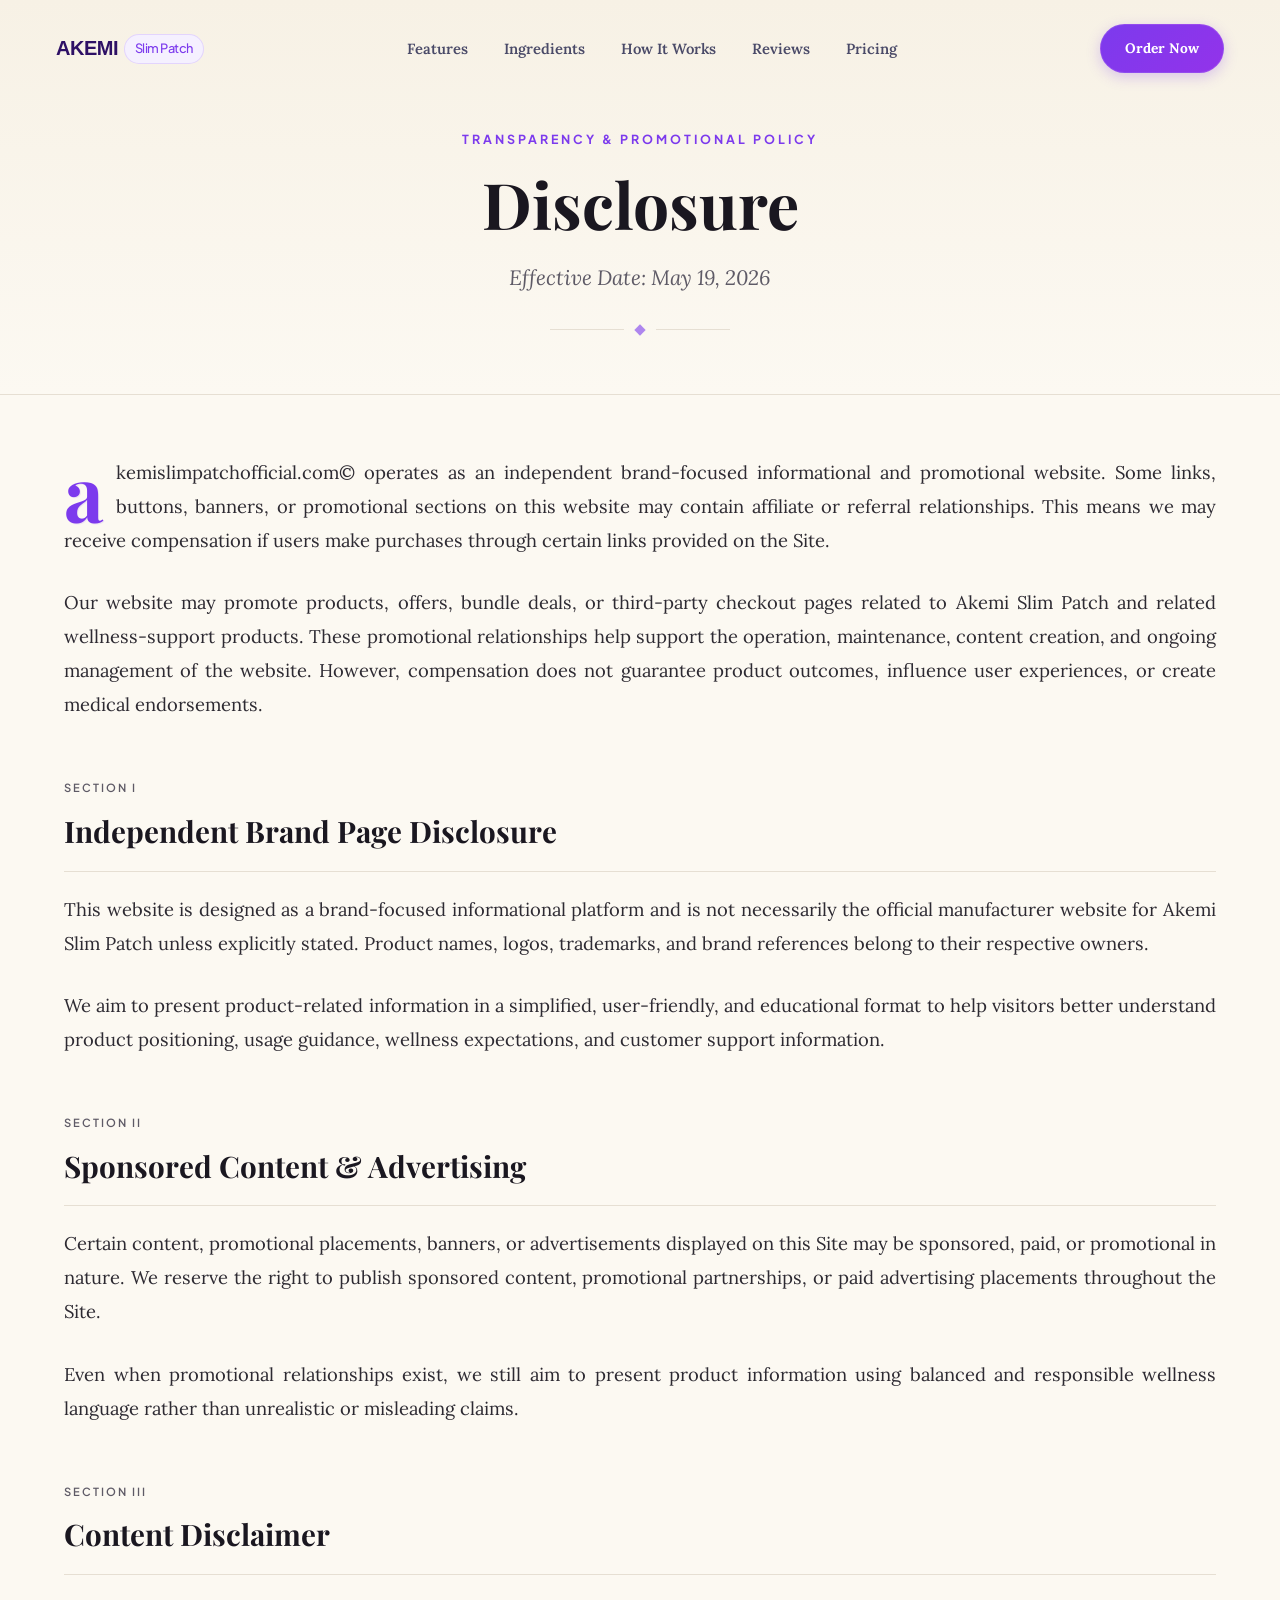
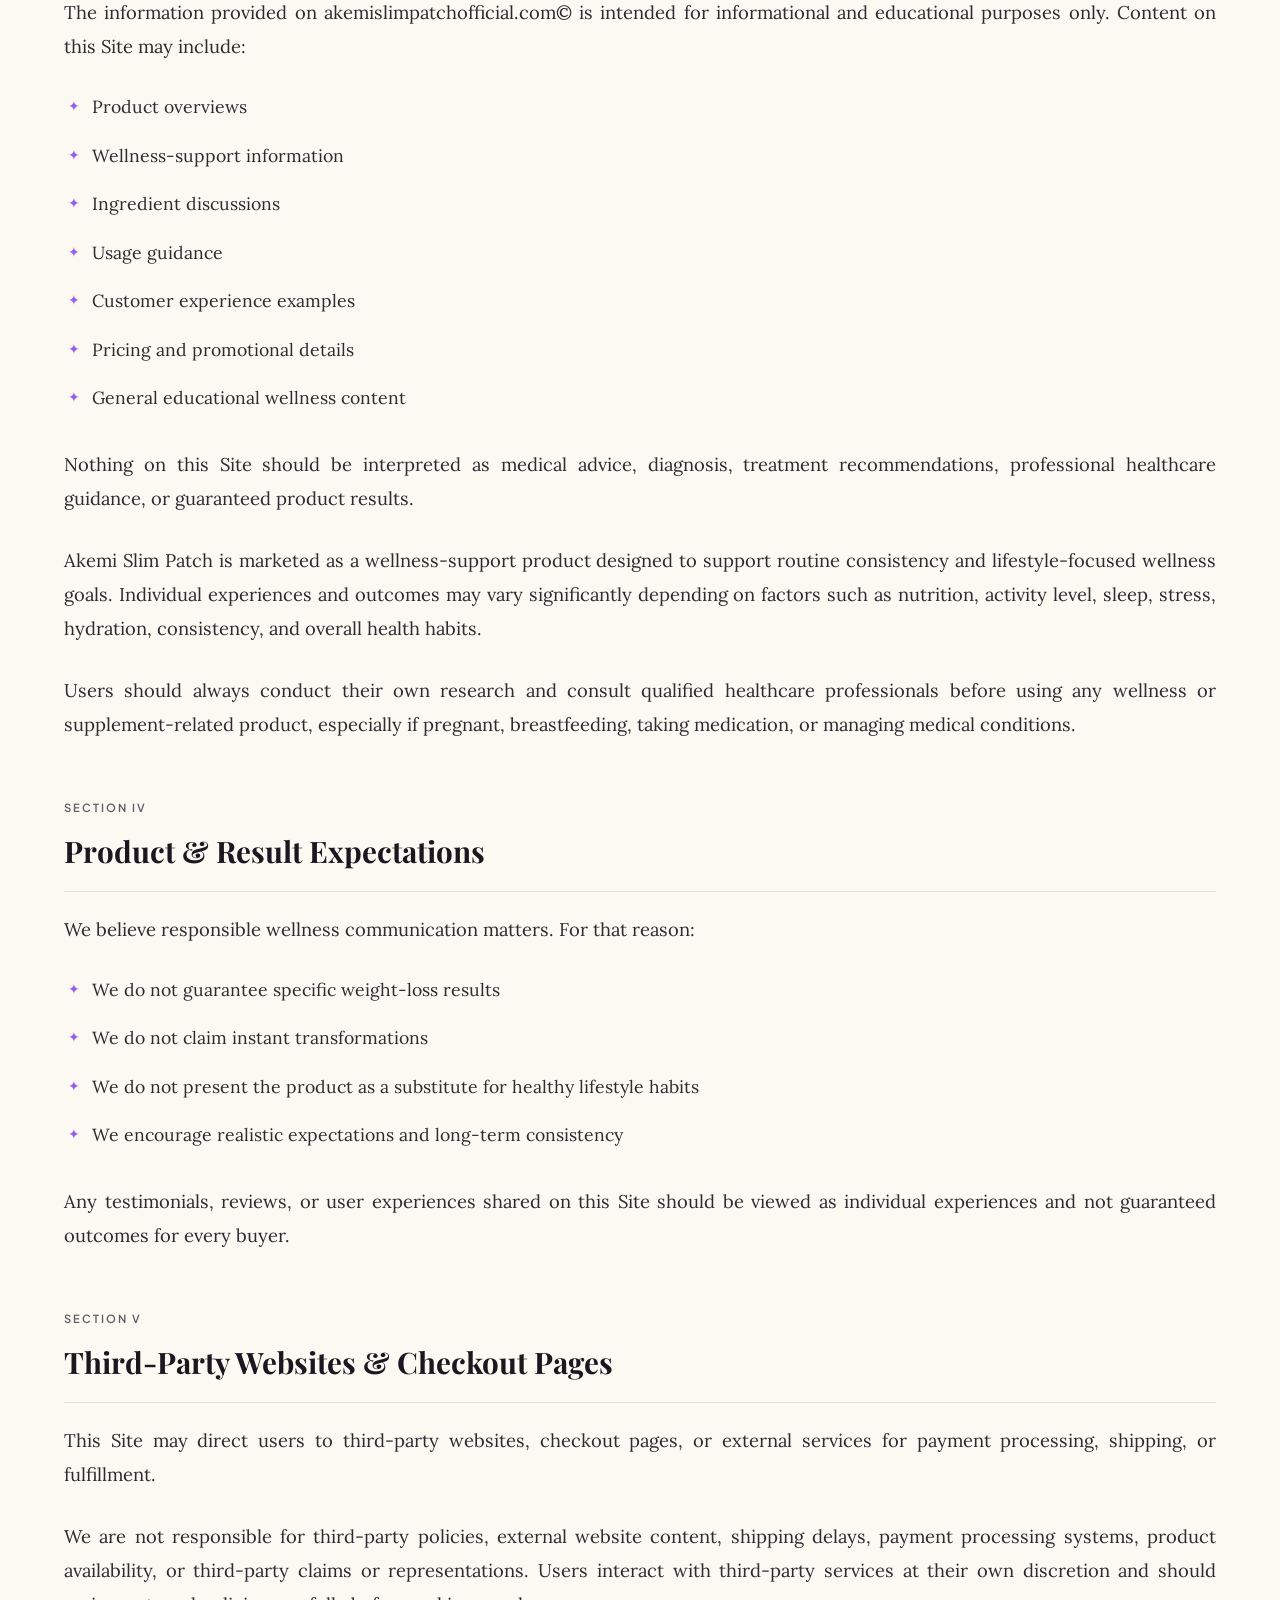
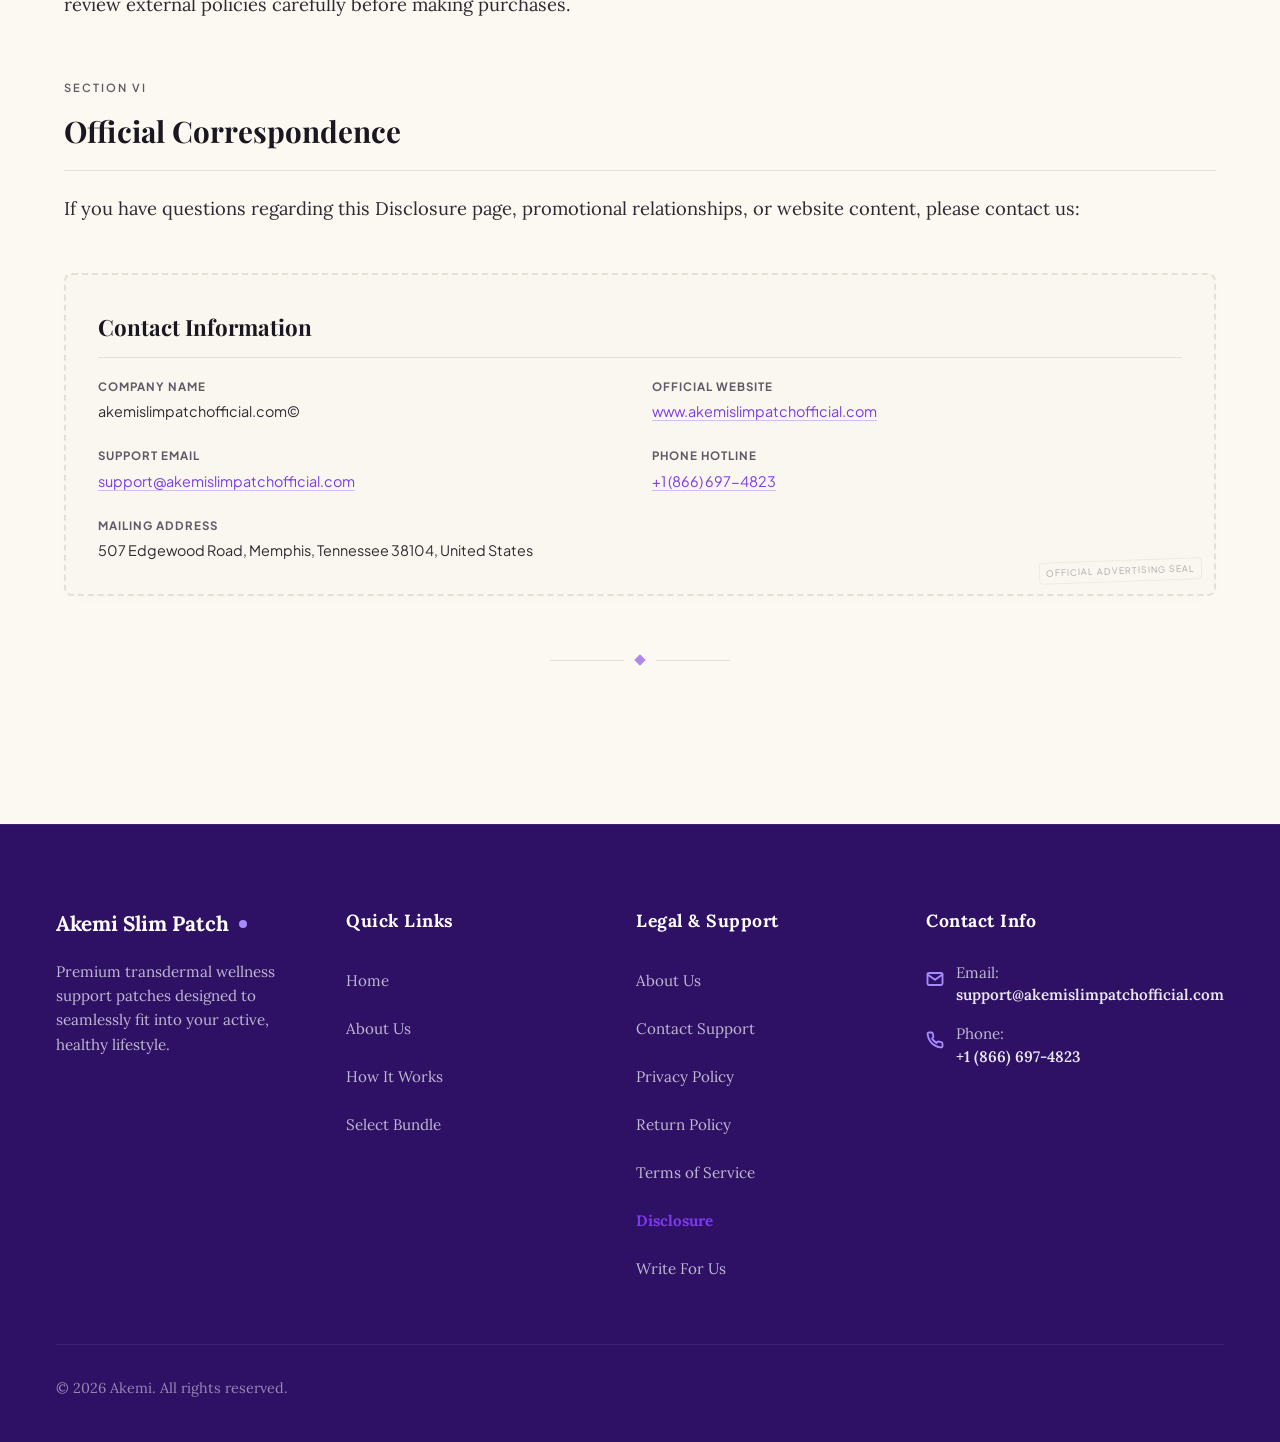
<file: disclosure.html>
<!DOCTYPE html>
<html lang="en">

<head>
    <meta charset="UTF-8">
    <meta name="viewport" content="width=device-width, initial-scale=1.0">
    <meta name="description"
        content="Read the official Affiliate and Advertising Disclosure for Akemi Slim Patch. Understand our promotional relationships, content disclaimers, and result expectations.">
    <title>Disclosure | Akemi Slim Patch Official Brand Resource</title>
    
    <!-- Google Fonts for Editorial Elegance -->
    <link rel="preconnect" href="https://fonts.googleapis.com">
    <link rel="preconnect" href="https://fonts.gstatic.com" crossorigin>
    <link href="https://fonts.googleapis.com/css2?family=Lora:ital,wght@0,400;0,500;0,600;0,700;1,400;1,500&family=Playfair+Display:ital,wght@0,500;0,600;0,700;0,800;1,400;1,600&family=Plus+Jakarta+Sans:wght@400;500;600;700&display=swap" rel="stylesheet">
    
    <!-- Link existing style sheet for Header & Footer integration -->
    <link rel="stylesheet" href="style.css">

    <!-- Custom book-like light design styling -->
    <style>
        :root {
            --book-bg: #fcf9f2; /* Beautiful warm cream/linen book paper color */
            --book-text: #2d2a32; /* Deep charcoal/plum ink color */
            --book-muted: #5e5a66; /* Elegant soft slate/plum ink */
            --book-accent: #7c3aed; /* Brand purple */
            --book-accent-soft: #f4efff; /* Subtle lavender paper accent */
            --book-border: #e6dfd3; /* Soft warm paper border */
        }

        /* Override body styles for the Disclosure page to get that book feel */
        body.disclosure-page {
            background-color: var(--book-bg);
            color: var(--book-text);
            font-family: 'Lora', Georgia, serif;
            line-height: 1.85;
            font-size: 1.15rem;
            -webkit-font-smoothing: antialiased;
        }

        /* Align page layout to cover-sheet design */
        .book-hero {
            padding: 120px 0 60px 0;
            background: linear-gradient(180deg, #f7f1e5 0%, var(--book-bg) 100%);
            border-bottom: 1px solid var(--book-border);
            text-align: center;
            position: relative;
        }

        .book-hero-container {
            max-width: 1200px;
            margin: 0 auto;
            padding: 0 24px;
        }

        .book-chapter-label {
            font-family: 'Plus Jakarta Sans', sans-serif;
            font-size: 0.78rem;
            font-weight: 700;
            text-transform: uppercase;
            letter-spacing: 3px;
            color: var(--book-accent);
            margin-bottom: 16px;
            display: inline-block;
        }

        .book-hero-title {
            font-family: 'Playfair Display', Georgia, serif;
            font-size: clamp(2.5rem, 5vw, 4.2rem);
            font-weight: 700;
            line-height: 1.15;
            color: #1a1720;
            margin-bottom: 20px;
        }

        .book-hero-subtitle {
            font-family: 'Lora', Georgia, serif;
            font-size: 1.3rem;
            font-style: italic;
            color: var(--book-muted);
            max-width: 900px;
            margin: 0 auto 32px auto;
            line-height: 1.6;
        }

        /* Editorial separator rule */
        .book-separator {
            display: flex;
            align-items: center;
            justify-content: center;
            margin: 0 auto;
            width: 180px;
            gap: 12px;
        }

        .book-separator::before,
        .book-separator::after {
            content: '';
            height: 1px;
            background-color: var(--book-border);
            flex-grow: 1;
        }

        .book-separator-diamond {
            width: 8px;
            height: 8px;
            background-color: var(--book-accent);
            transform: rotate(45deg);
            opacity: 0.6;
        }

        /* Main reading body */
        .book-content-section {
            padding: 60px 0 100px 0;
        }

        .book-container {
            max-width: 1200px;
            margin: 0 auto;
            padding: 0 24px;
        }

        /* Editorial typography & spacing */
        .book-paragraph {
            margin-bottom: 28px;
            text-align: justify;
        }

        /* Stylized Drop Cap for opening paragraph */
        .drop-cap-paragraph {
            position: relative;
        }

        .drop-cap {
            font-family: 'Playfair Display', Georgia, serif;
            font-size: 4.8rem;
            float: left;
            line-height: 0.8;
            margin-top: 6px;
            margin-right: 12px;
            color: var(--book-accent);
            font-weight: 700;
            text-shadow: 1px 1px 0px rgba(124, 58, 237, 0.1);
        }

        /* Section Headings styled as Editorial Chapter Titles */
        .chapter-title {
            font-family: 'Playfair Display', Georgia, serif;
            font-size: 1.85rem;
            font-weight: 700;
            color: #1a1720;
            margin-top: 56px;
            margin-bottom: 20px;
            position: relative;
            padding-bottom: 12px;
            border-bottom: 1px solid var(--book-border);
        }

        .chapter-number {
            display: block;
            font-family: 'Plus Jakarta Sans', sans-serif;
            font-size: 0.7rem;
            text-transform: uppercase;
            letter-spacing: 2px;
            color: var(--book-muted);
            margin-bottom: 6px;
            font-weight: 600;
        }

        /* Styled list items */
        .book-list {
            list-style: none;
            padding-left: 0;
            margin: 24px 0 32px 0;
        }

        .book-list-item {
            position: relative;
            padding-left: 28px;
            margin-bottom: 16px;
            font-size: 1.1rem;
        }

        .book-list-item::before {
            content: "✦";
            position: absolute;
            left: 4px;
            top: 2px;
            color: var(--book-accent);
            font-size: 0.9rem;
            opacity: 0.8;
        }

        /* Sidebar or boxed info container (Contact stamps) */
        .book-stamp-card {
            border: 2px dashed var(--book-border);
            background-color: #faf7f0;
            padding: 32px;
            border-radius: 8px;
            margin-top: 48px;
            box-shadow: 0 4px 12px rgba(0,0,0,0.01);
            position: relative;
        }

        .book-stamp-card::after {
            content: "OFFICIAL Advertising Seal";
            position: absolute;
            bottom: 12px;
            right: 12px;
            font-family: 'Plus Jakarta Sans', sans-serif;
            font-size: 0.55rem;
            text-transform: uppercase;
            letter-spacing: 1px;
            color: var(--book-muted);
            opacity: 0.5;
            border: 1px solid var(--book-border);
            padding: 2px 6px;
            border-radius: 4px;
            transform: rotate(-2deg);
        }

        .book-stamp-title {
            font-family: 'Playfair Display', Georgia, serif;
            font-size: 1.4rem;
            font-weight: 700;
            color: #1a1720;
            margin-bottom: 20px;
            border-bottom: 1px solid var(--book-border);
            padding-bottom: 8px;
        }

        .book-contact-grid {
            display: grid;
            grid-template-columns: 1fr 1fr;
            gap: 24px;
        }

        @media (max-width: 640px) {
            .book-contact-grid {
                grid-template-columns: 1fr;
                gap: 16px;
            }
        }

        .book-contact-item {
            font-family: 'Plus Jakarta Sans', sans-serif;
            font-size: 0.9rem;
            line-height: 1.6;
        }

        .book-contact-label {
            font-weight: 700;
            color: var(--book-muted);
            display: block;
            font-size: 0.72rem;
            text-transform: uppercase;
            letter-spacing: 1px;
            margin-bottom: 4px;
        }

        .book-contact-value {
            color: var(--book-text);
            word-break: break-all;
        }

        .book-contact-value a {
            color: var(--book-accent);
            text-decoration: none;
            border-bottom: 1px solid rgba(124, 58, 237, 0.3);
            transition: all 0.2s ease;
        }

        .book-contact-value a:hover {
            border-color: var(--book-accent);
            background-color: rgba(124, 58, 237, 0.05);
        }

        /* Page navigation active style for footer links */
        .footer-link-active {
            color: var(--purple-primary) !important;
            font-weight: 700 !important;
        }

        /* Simple responsive overrides for Lora typography on mobile */
        @media (max-width: 640px) {
            body.disclosure-page {
                font-size: 1.05rem;
                line-height: 1.75;
            }
            .book-hero {
                padding: 100px 0 40px 0;
            }
            .book-hero-title {
                font-size: 2.2rem;
            }
            .book-paragraph {
                text-align: left; /* Avoid awkward justification on tiny screens */
            }
            .drop-cap {
                font-size: 4rem;
                margin-right: 8px;
            }
        }
    </style>

    <link rel="canonical" href="https://www.akemislimpatchofficial.com/disclosure.html">
    
    <meta name="keywords" content="Akemi Slim Patch, weight loss patch, slim patch, wellness patch, weight management support">
    <meta name="author" content="Akemi Slim Patch Official">
    <link rel="icon" type="image/png" href="/favicon.png">
    
    <!-- Open Graph / Social -->
    <meta property="og:type" content="website">
    <meta property="og:image" content="https://www.akemislimpatchofficial.com/images/akemi_slim_patch_box.webp">
    
    <!-- Twitter -->
    <meta property="twitter:card" content="summary_large_image">
    <meta property="twitter:image" content="https://www.akemislimpatchofficial.com/images/akemi_slim_patch_box.webp">

    <meta property="og:url" content="https://www.akemislimpatchofficial.com/disclosure.html">
    <meta property="og:title" content="Disclosure | Akemi Slim Patch Official Brand Resource">
    <meta property="og:description" content="Read the official Affiliate and Advertising Disclosure for Akemi Slim Patch. Understand our promotional relationships, content disclaimers, and result expectations.">
    <meta property="twitter:url" content="https://www.akemislimpatchofficial.com/disclosure.html">
    <meta property="twitter:title" content="Disclosure | Akemi Slim Patch Official Brand Resource">
    <meta property="twitter:description" content="Read the official Affiliate and Advertising Disclosure for Akemi Slim Patch. Understand our promotional relationships, content disclaimers, and result expectations.">

    <!-- JSON-LD Schema -->
    <script type="application/ld+json">
    {
      "@context": "https://schema.org",
      "@type": "WebPage",
      "name": "Disclosure | Akemi Slim Patch Official Brand Resource",
      "url": "https://www.akemislimpatchofficial.com/disclosure.html"
    }
    </script>

</head>

<body class="disclosure-page">
    <!-- Header/Navbar -->
    <header class="header">
        <div class="nav-container">
            <!-- Logo -->
            <a href="index.html" class="nav-logo">
                <span class="nav-logo-text">AKEMI <span class="nav-logo-sub">Slim Patch</span></span>
            </a>

            <!-- Desktop Navigation Links pointing to Home Page sections -->
            <nav class="nav-menu">
                <a href="index.html#features" class="nav-link">Features</a>
                <a href="index.html#ingredients" class="nav-link">Ingredients</a>
                <a href="index.html#how-it-works" class="nav-link">How It Works</a>
                <a href="index.html#reviews" class="nav-link">Reviews</a>
                <a href="index.html#pricing" class="nav-link">Pricing</a>
            </nav>

            <!-- Actions (CTA & Toggle) -->
            <div class="nav-actions">
                <a href="https://secureofficialsite.store/akemi-slim-patch" class="nav-cta-btn">Order Now</a>
                <button class="nav-toggle" aria-label="Toggle Menu">
                    <span class="hamburger-line"></span>
                    <span class="hamburger-line"></span>
                    <span class="hamburger-line"></span>
                </button>
            </div>
        </div>

        <!-- Mobile Navigation Menu Overlay -->
        <div class="mobile-nav-overlay">
            <nav class="mobile-nav-menu">
                <a href="index.html#features" class="mobile-nav-link">Features</a>
                <a href="index.html#ingredients" class="mobile-nav-link">Ingredients</a>
                <a href="index.html#how-it-works" class="mobile-nav-link">How It Works</a>
                <a href="index.html#reviews" class="mobile-nav-link">Reviews</a>
                <a href="index.html#pricing" class="mobile-nav-link">Pricing</a>
                <a href="https://secureofficialsite.store/akemi-slim-patch" class="mobile-nav-cta">Order Now</a>
            </nav>
        </div>
    </header>

    <!-- Page Header (Editorial Cover layout) -->
    <section class="book-hero">
        <div class="book-hero-container">
            <span class="book-chapter-label">Transparency &amp; Promotional Policy</span>
            <h1 class="book-hero-title">Disclosure</h1>
            <p class="book-hero-subtitle">
                Effective Date: May 19, 2026
            </p>
            <div class="book-separator">
                <span class="book-separator-diamond"></span>
            </div>
        </div>
    </section>

    <!-- Book Reading Content Section -->
    <section class="book-content-section">
        <div class="book-container">
            
            <!-- Opening Paragraph -->
            <p class="book-paragraph drop-cap-paragraph">
                <span class="drop-cap">a</span>kemislimpatchofficial.com© operates as an independent brand-focused informational and promotional website. Some links, buttons, banners, or promotional sections on this website may contain affiliate or referral relationships. This means we may receive compensation if users make purchases through certain links provided on the Site.
            </p>

            <p class="book-paragraph">
                Our website may promote products, offers, bundle deals, or third-party checkout pages related to Akemi Slim Patch and related wellness-support products. These promotional relationships help support the operation, maintenance, content creation, and ongoing management of the website. However, compensation does not guarantee product outcomes, influence user experiences, or create medical endorsements.
            </p>

            <!-- Section 1: Independent Brand Page Disclosure -->
            <h2 class="chapter-title">
                <span class="chapter-number">Section I</span>
                Independent Brand Page Disclosure
            </h2>
            
            <p class="book-paragraph">
                This website is designed as a brand-focused informational platform and is not necessarily the official manufacturer website for Akemi Slim Patch unless explicitly stated. Product names, logos, trademarks, and brand references belong to their respective owners.
            </p>
            <p class="book-paragraph">
                We aim to present product-related information in a simplified, user-friendly, and educational format to help visitors better understand product positioning, usage guidance, wellness expectations, and customer support information.
            </p>

            <!-- Section 2: Sponsored Content & Advertising -->
            <h2 class="chapter-title">
                <span class="chapter-number">Section II</span>
                Sponsored Content &amp; Advertising
            </h2>
            
            <p class="book-paragraph">
                Certain content, promotional placements, banners, or advertisements displayed on this Site may be sponsored, paid, or promotional in nature. We reserve the right to publish sponsored content, promotional partnerships, or paid advertising placements throughout the Site.
            </p>
            <p class="book-paragraph">
                Even when promotional relationships exist, we still aim to present product information using balanced and responsible wellness language rather than unrealistic or misleading claims.
            </p>

            <!-- Section 3: Content Disclaimer -->
            <h2 class="chapter-title">
                <span class="chapter-number">Section III</span>
                Content Disclaimer
            </h2>
            
            <p class="book-paragraph">
                The information provided on akemislimpatchofficial.com© is intended for informational and educational purposes only. Content on this Site may include:
            </p>
            <ul class="book-list">
                <li class="book-list-item">Product overviews</li>
                <li class="book-list-item">Wellness-support information</li>
                <li class="book-list-item">Ingredient discussions</li>
                <li class="book-list-item">Usage guidance</li>
                <li class="book-list-item">Customer experience examples</li>
                <li class="book-list-item">Pricing and promotional details</li>
                <li class="book-list-item">General educational wellness content</li>
            </ul>

            <p class="book-paragraph">
                Nothing on this Site should be interpreted as medical advice, diagnosis, treatment recommendations, professional healthcare guidance, or guaranteed product results.
            </p>
            <p class="book-paragraph">
                Akemi Slim Patch is marketed as a wellness-support product designed to support routine consistency and lifestyle-focused wellness goals. Individual experiences and outcomes may vary significantly depending on factors such as nutrition, activity level, sleep, stress, hydration, consistency, and overall health habits.
            </p>
            <p class="book-paragraph">
                Users should always conduct their own research and consult qualified healthcare professionals before using any wellness or supplement-related product, especially if pregnant, breastfeeding, taking medication, or managing medical conditions.
            </p>

            <!-- Section 4: Product & Result Expectations -->
            <h2 class="chapter-title">
                <span class="chapter-number">Section IV</span>
                Product &amp; Result Expectations
            </h2>
            
            <p class="book-paragraph">
                We believe responsible wellness communication matters. For that reason:
            </p>
            <ul class="book-list">
                <li class="book-list-item">We do not guarantee specific weight-loss results</li>
                <li class="book-list-item">We do not claim instant transformations</li>
                <li class="book-list-item">We do not present the product as a substitute for healthy lifestyle habits</li>
                <li class="book-list-item">We encourage realistic expectations and long-term consistency</li>
            </ul>
            <p class="book-paragraph">
                Any testimonials, reviews, or user experiences shared on this Site should be viewed as individual experiences and not guaranteed outcomes for every buyer.
            </p>

            <!-- Section 5: Third-Party Websites & Checkout Pages -->
            <h2 class="chapter-title">
                <span class="chapter-number">Section V</span>
                Third-Party Websites &amp; Checkout Pages
            </h2>
            
            <p class="book-paragraph">
                This Site may direct users to third-party websites, checkout pages, or external services for payment processing, shipping, or fulfillment.
            </p>
            <p class="book-paragraph">
                We are not responsible for third-party policies, external website content, shipping delays, payment processing systems, product availability, or third-party claims or representations. Users interact with third-party services at their own discretion and should review external policies carefully before making purchases.
            </p>

            <!-- Section 6: Contact Information -->
            <h2 class="chapter-title">
                <span class="chapter-number">Section VI</span>
                Official Correspondence
            </h2>
            
            <p class="book-paragraph">
                If you have questions regarding this Disclosure page, promotional relationships, or website content, please contact us:
            </p>

            <!-- Correspondence Post Stamp / Info box -->
            <div class="book-stamp-card">
                <h3 class="book-stamp-title">Contact Information</h3>
                <div class="book-contact-grid">
                    <div class="book-contact-item">
                        <span class="book-contact-label">Company Name</span>
                        <span class="book-contact-value">akemislimpatchofficial.com©</span>
                    </div>
                    <div class="book-contact-item">
                        <span class="book-contact-label">Official Website</span>
                        <span class="book-contact-value"><a href="https://www.akemislimpatchofficial.com" target="_blank" rel="noopener">www.akemislimpatchofficial.com</a></span>
                    </div>
                    <div class="book-contact-item">
                        <span class="book-contact-label">Support Email</span>
                        <span class="book-contact-value"><a href="mailto:support@akemislimpatchofficial.com">support@akemislimpatchofficial.com</a></span>
                    </div>
                    <div class="book-contact-item">
                        <span class="book-contact-label">Phone Hotline</span>
                        <span class="book-contact-value"><a href="tel:+18666974823">+1 (866) 697-4823</a></span>
                    </div>
                    <div class="book-contact-item" style="grid-column: span 2;">
                        <span class="book-contact-label">Mailing Address</span>
                        <span class="book-contact-value">507 Edgewood Road, Memphis, Tennessee 38104, United States</span>
                    </div>
                </div>
            </div>

            <div class="book-separator" style="margin-top: 60px; margin-bottom: 60px;">
                <span class="book-separator-diamond"></span>
            </div>

        </div>
    </section>

    <!-- Footer Section -->
    <footer class="footer">
        <div class="footer-container">
            <div class="footer-grid">
                <!-- Column 1: Brand Info -->
                <div class="footer-column">
                    <a href="index.html" class="footer-logo">
                        <span>Akemi Slim Patch</span>
                        <div class="footer-logo-dot"></div>
                    </a>
                    <p class="footer-tagline">
                        Premium transdermal wellness support patches designed to seamlessly fit into your active, healthy lifestyle.
                    </p>
                </div>

                <!-- Column 2: Quick Links -->
                <div class="footer-column">
                    <h3>Quick Links</h3>
                    <ul class="footer-links-list">
                        <li><a href="index.html" class="footer-link">Home</a></li>
                        <li><a href="about.html" class="footer-link">About Us</a></li>
                        <li><a href="index.html#how-it-works" class="footer-link">How It Works</a></li>
                        <li><a href="index.html#pricing" class="footer-link">Select Bundle</a></li>
                    </ul>
                </div>

                <!-- Column 3: Legal & Help -->
                <div class="footer-column">
                    <h3>Legal & Support</h3>
                    <ul class="footer-links-list">
                        <li><a href="about.html" class="footer-link">About Us</a></li>
                        <li><a href="contact.html" class="footer-link">Contact Support</a></li>
                        <li><a href="privacy.html" class="footer-link">Privacy Policy</a></li>
                        <li><a href="returns.html" class="footer-link">Return Policy</a></li>
                        <li><a href="terms.html" class="footer-link">Terms of Service</a></li>
                        <li><a href="disclosure.html" class="footer-link footer-link-active">Disclosure</a></li>
                        <li><a href="write-for-us.html" class="footer-link">Write For Us</a></li>
                    </ul>
                </div>

                <!-- Column 4: Contact Info -->
                <div class="footer-column">
                    <h3>Contact Info</h3>
                    <div class="footer-contact-info">
                        <div class="footer-contact-item">
                            <div class="footer-contact-icon">
                                <svg width="18" height="18" viewBox="0 0 24 24" fill="none" stroke="currentColor" stroke-width="2.5" stroke-linecap="round" stroke-linejoin="round">
                                    <path d="M4 4h16c1.1 0 2 .9 2 2v12c0 1.1-.9 2-2 2H4c-1.1 0-2-.9-2-2V6c0-1.1.9-2 2-2z"></path>
                                    <polyline points="22,6 12,13 2,6"></polyline>
                                </svg>
                            </div>
                            <div class="footer-contact-text">
                                <span>Email:</span><br>
                                <a href="mailto:support@akemislimpatchofficial.com" class="footer-contact-link">support@akemislimpatchofficial.com</a>
                            </div>
                        </div>
                        <div class="footer-contact-item">
                            <div class="footer-contact-icon">
                                <svg width="18" height="18" viewBox="0 0 24 24" fill="none" stroke="currentColor" stroke-width="2.5" stroke-linecap="round" stroke-linejoin="round">
                                    <path d="M22 16.92v3a2 2 0 0 1-2.18 2 19.79 19.79 0 0 1-8.63-3.07 19.5 19.5 0 0 1-6-6 19.79 19.79 0 0 1-3.07-8.67A2 2 0 0 1 4.11 2h3a2 2 0 0 1 2 1.72 12.84 12.84 0 0 0 .7 2.81 2 2 0 0 1-.45 2.11L8.09 9.91a16 16 0 0 0 6 6l1.27-1.27a2 2 0 0 1 2.11-.45 12.84 12.84 0 0 0 2.81.7A2 2 0 0 1 22 16.92z"></path>
                                </svg>
                            </div>
                            <div class="footer-contact-text">
                                <span>Phone:</span><br>
                                <a href="tel:+18666974823" class="footer-contact-link">+1 (866) 697-4823</a>
                            </div>
                        </div>
                    </div>
                </div>
            </div>

            <hr class="footer-divider">

            <div class="footer-bottom">
                <p class="footer-copyright">
                    © 2026 Akemi. All rights reserved.
                </p>
            </div>
        </div>
    </footer>

    <!-- Interactive script loader (sticky nav, mobile menu etc.) -->
    <script src="script.js"></script>
</body>

</html>
</file>
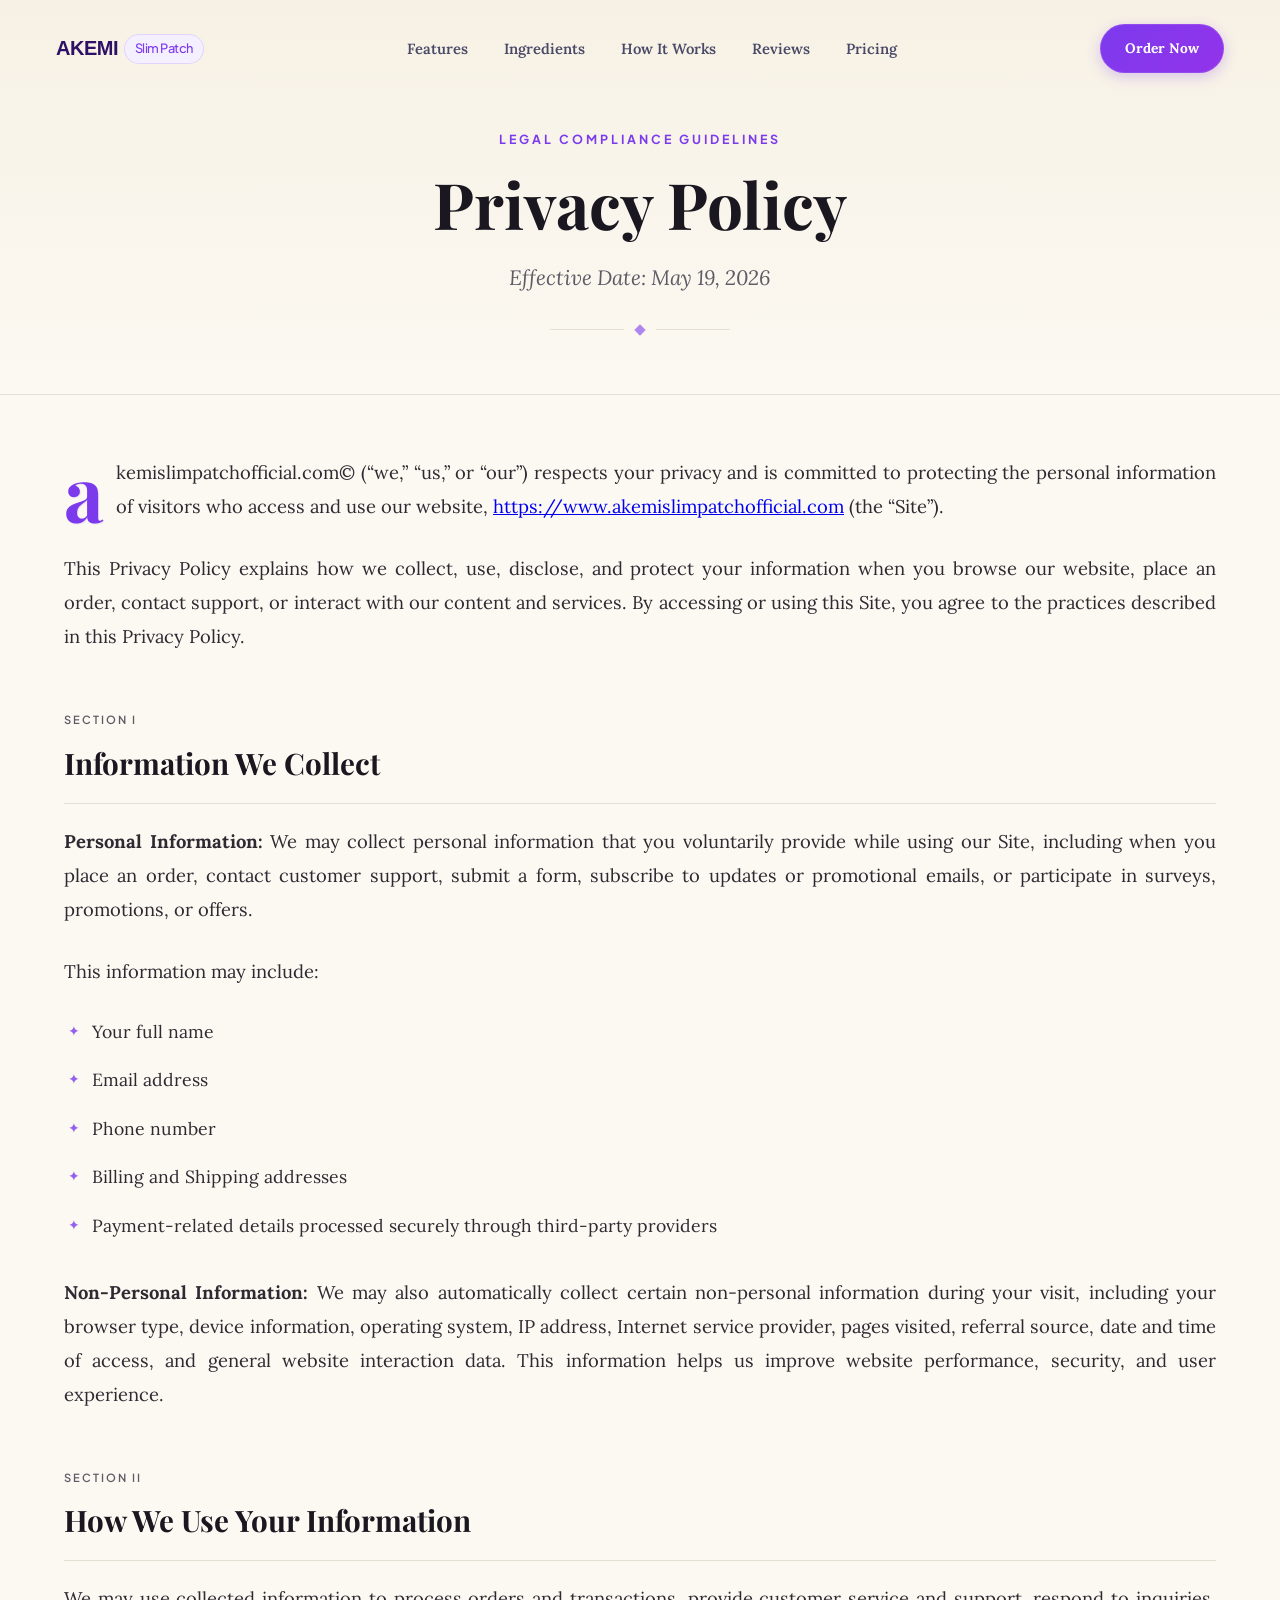
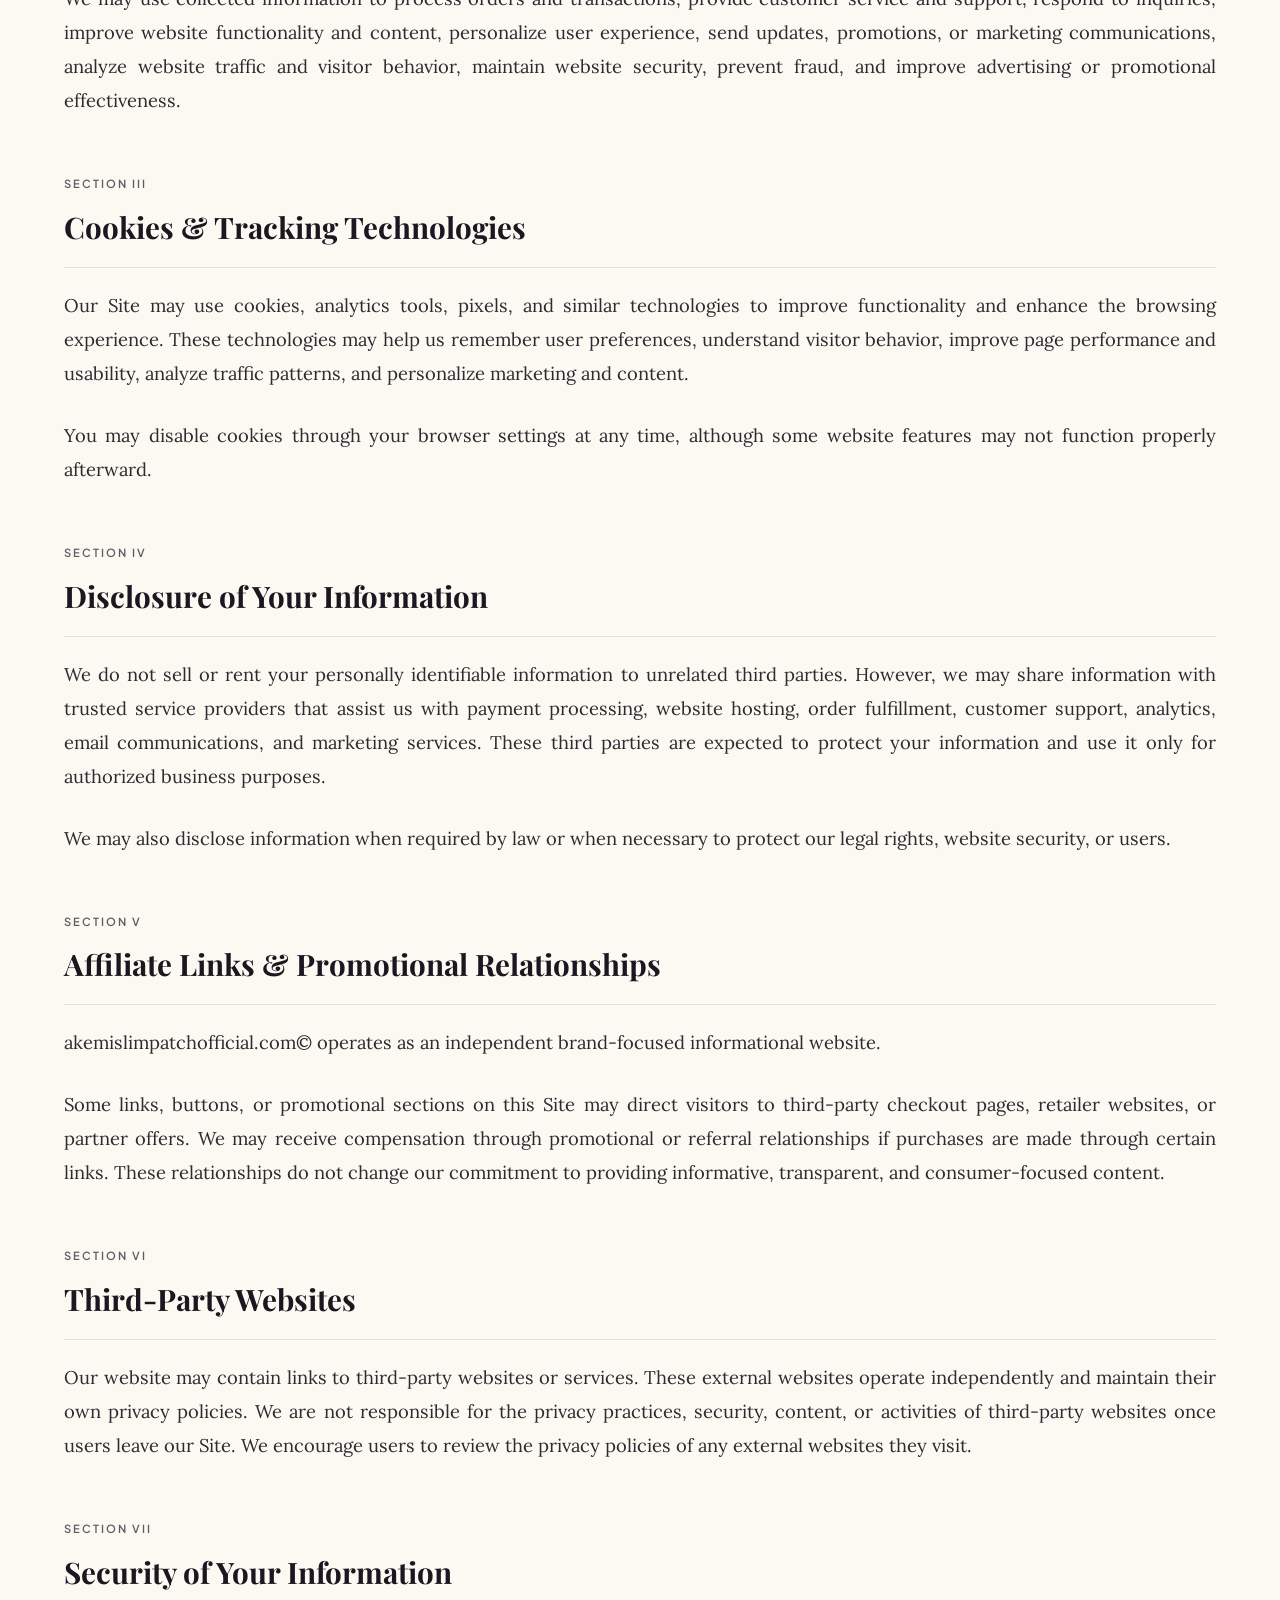
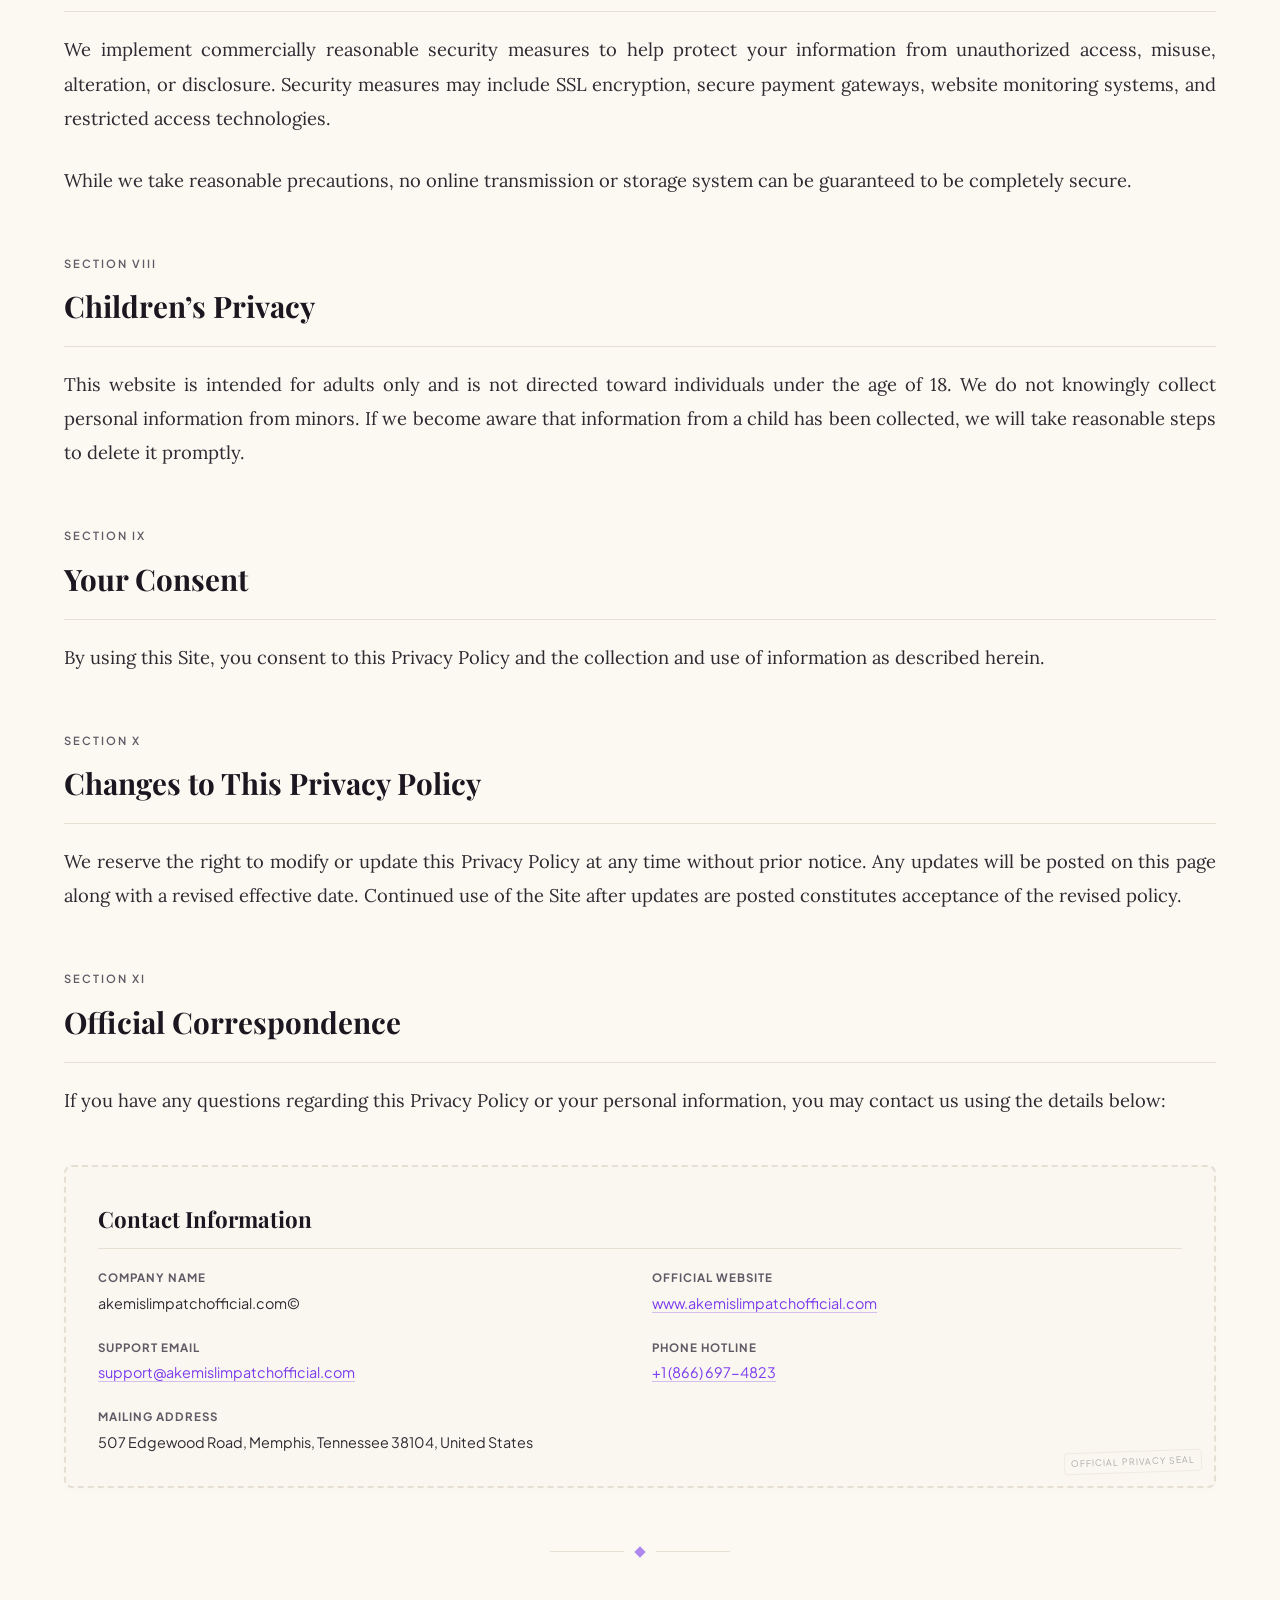
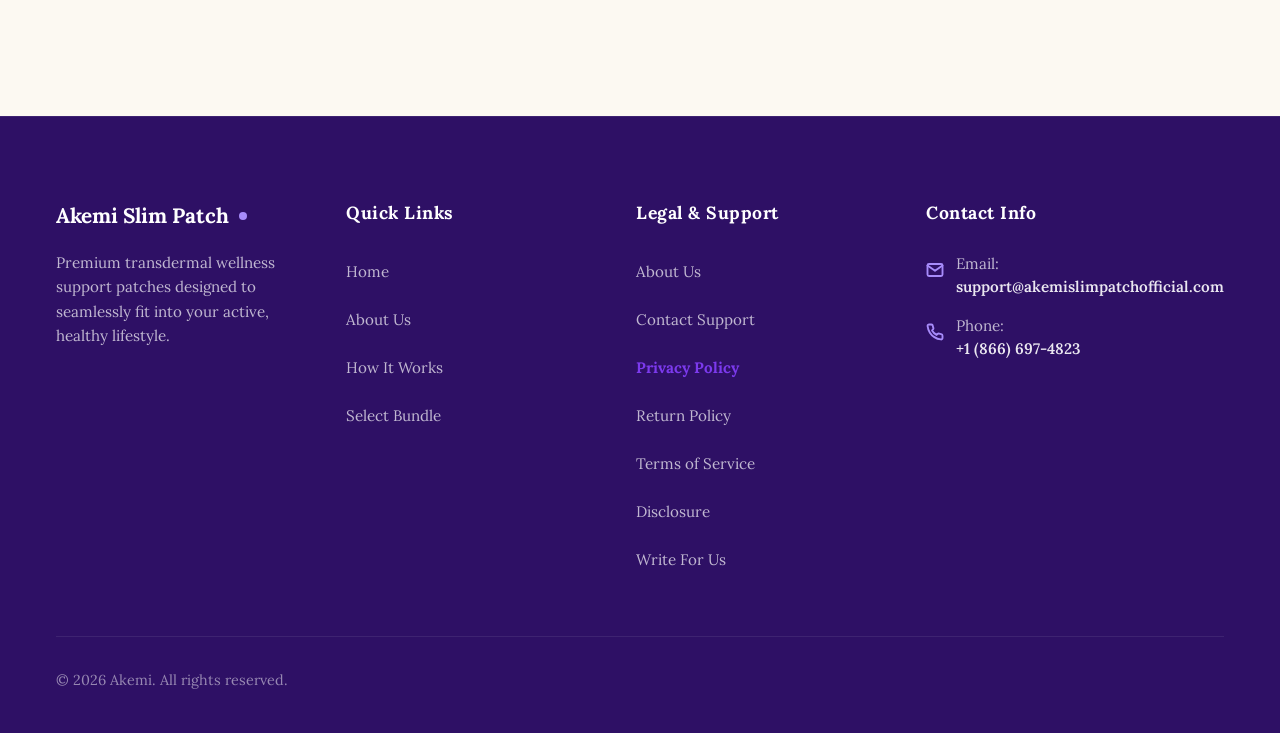
<file: privacy.html>
<!DOCTYPE html>
<html lang="en">

<head>
    <meta charset="UTF-8">
    <meta name="viewport" content="width=device-width, initial-scale=1.0">
    <meta name="description"
        content="Read the official Privacy Policy for Akemi Slim Patch. Learn how we collect, process, protect, and manage your personal data and privacy rights.">
    <title>Privacy Policy | Akemi Slim Patch Official Brand Resource</title>
    
    <!-- Google Fonts for Editorial Elegance -->
    <link rel="preconnect" href="https://fonts.googleapis.com">
    <link rel="preconnect" href="https://fonts.gstatic.com" crossorigin>
    <link href="https://fonts.googleapis.com/css2?family=Lora:ital,wght@0,400;0,500;0,600;0,700;1,400;1,500&family=Playfair+Display:ital,wght@0,500;0,600;0,700;0,800;1,400;1,600&family=Plus+Jakarta+Sans:wght@400;500;600;700&display=swap" rel="stylesheet">
    
    <!-- Link existing style sheet for Header & Footer integration -->
    <link rel="stylesheet" href="style.css">

    <!-- Custom book-like light design styling -->
    <style>
        :root {
            --book-bg: #fcf9f2; /* Beautiful warm cream/linen book paper color */
            --book-text: #2d2a32; /* Deep charcoal/plum ink color */
            --book-muted: #5e5a66; /* Elegant soft slate/plum ink */
            --book-accent: #7c3aed; /* Brand purple */
            --book-accent-soft: #f4efff; /* Subtle lavender paper accent */
            --book-border: #e6dfd3; /* Soft warm paper border */
        }

        /* Override body styles for the Privacy page to get that book feel */
        body.privacy-page {
            background-color: var(--book-bg);
            color: var(--book-text);
            font-family: 'Lora', Georgia, serif;
            line-height: 1.85;
            font-size: 1.15rem;
            -webkit-font-smoothing: antialiased;
        }

        /* Align page layout to cover-sheet design */
        .book-hero {
            padding: 120px 0 60px 0;
            background: linear-gradient(180deg, #f7f1e5 0%, var(--book-bg) 100%);
            border-bottom: 1px solid var(--book-border);
            text-align: center;
            position: relative;
        }

        .book-hero-container {
            max-width: 1200px;
            margin: 0 auto;
            padding: 0 24px;
        }

        .book-chapter-label {
            font-family: 'Plus Jakarta Sans', sans-serif;
            font-size: 0.78rem;
            font-weight: 700;
            text-transform: uppercase;
            letter-spacing: 3px;
            color: var(--book-accent);
            margin-bottom: 16px;
            display: inline-block;
        }

        .book-hero-title {
            font-family: 'Playfair Display', Georgia, serif;
            font-size: clamp(2.5rem, 5vw, 4.2rem);
            font-weight: 700;
            line-height: 1.15;
            color: #1a1720;
            margin-bottom: 20px;
        }

        .book-hero-subtitle {
            font-family: 'Lora', Georgia, serif;
            font-size: 1.3rem;
            font-style: italic;
            color: var(--book-muted);
            max-width: 900px;
            margin: 0 auto 32px auto;
            line-height: 1.6;
        }

        /* Editorial separator rule */
        .book-separator {
            display: flex;
            align-items: center;
            justify-content: center;
            margin: 0 auto;
            width: 180px;
            gap: 12px;
        }

        .book-separator::before,
        .book-separator::after {
            content: '';
            height: 1px;
            background-color: var(--book-border);
            flex-grow: 1;
        }

        .book-separator-diamond {
            width: 8px;
            height: 8px;
            background-color: var(--book-accent);
            transform: rotate(45deg);
            opacity: 0.6;
        }

        /* Main reading body */
        .book-content-section {
            padding: 60px 0 100px 0;
        }

        .book-container {
            max-width: 1200px;
            margin: 0 auto;
            padding: 0 24px;
        }

        /* Editorial typography & spacing */
        .book-paragraph {
            margin-bottom: 28px;
            text-align: justify;
        }

        /* Stylized Drop Cap for opening paragraph */
        .drop-cap-paragraph {
            position: relative;
        }

        .drop-cap {
            font-family: 'Playfair Display', Georgia, serif;
            font-size: 4.8rem;
            float: left;
            line-height: 0.8;
            margin-top: 6px;
            margin-right: 12px;
            color: var(--book-accent);
            font-weight: 700;
            text-shadow: 1px 1px 0px rgba(124, 58, 237, 0.1);
        }

        /* Section Headings styled as Editorial Chapter Titles */
        .chapter-title {
            font-family: 'Playfair Display', Georgia, serif;
            font-size: 1.85rem;
            font-weight: 700;
            color: #1a1720;
            margin-top: 56px;
            margin-bottom: 20px;
            position: relative;
            padding-bottom: 12px;
            border-bottom: 1px solid var(--book-border);
        }

        .chapter-number {
            display: block;
            font-family: 'Plus Jakarta Sans', sans-serif;
            font-size: 0.7rem;
            text-transform: uppercase;
            letter-spacing: 2px;
            color: var(--book-muted);
            margin-bottom: 6px;
            font-weight: 600;
        }

        /* Styled list items */
        .book-list {
            list-style: none;
            padding-left: 0;
            margin: 24px 0 32px 0;
        }

        .book-list-item {
            position: relative;
            padding-left: 28px;
            margin-bottom: 16px;
            font-size: 1.1rem;
        }

        .book-list-item::before {
            content: "✦";
            position: absolute;
            left: 4px;
            top: 2px;
            color: var(--book-accent);
            font-size: 0.9rem;
            opacity: 0.8;
        }

        /* Sidebar or boxed info container (Contact stamps) */
        .book-stamp-card {
            border: 2px dashed var(--book-border);
            background-color: #faf7f0;
            padding: 32px;
            border-radius: 8px;
            margin-top: 48px;
            box-shadow: 0 4px 12px rgba(0,0,0,0.01);
            position: relative;
        }

        .book-stamp-card::after {
            content: "OFFICIAL Privacy Seal";
            position: absolute;
            bottom: 12px;
            right: 12px;
            font-family: 'Plus Jakarta Sans', sans-serif;
            font-size: 0.55rem;
            text-transform: uppercase;
            letter-spacing: 1px;
            color: var(--book-muted);
            opacity: 0.5;
            border: 1px solid var(--book-border);
            padding: 2px 6px;
            border-radius: 4px;
            transform: rotate(-2deg);
        }

        .book-stamp-title {
            font-family: 'Playfair Display', Georgia, serif;
            font-size: 1.4rem;
            font-weight: 700;
            color: #1a1720;
            margin-bottom: 20px;
            border-bottom: 1px solid var(--book-border);
            padding-bottom: 8px;
        }

        .book-contact-grid {
            display: grid;
            grid-template-columns: 1fr 1fr;
            gap: 24px;
        }

        @media (max-width: 640px) {
            .book-contact-grid {
                grid-template-columns: 1fr;
                gap: 16px;
            }
        }

        .book-contact-item {
            font-family: 'Plus Jakarta Sans', sans-serif;
            font-size: 0.9rem;
            line-height: 1.6;
        }

        .book-contact-label {
            font-weight: 700;
            color: var(--book-muted);
            display: block;
            font-size: 0.72rem;
            text-transform: uppercase;
            letter-spacing: 1px;
            margin-bottom: 4px;
        }

        .book-contact-value {
            color: var(--book-text);
            word-break: break-all;
        }

        .book-contact-value a {
            color: var(--book-accent);
            text-decoration: none;
            border-bottom: 1px solid rgba(124, 58, 237, 0.3);
            transition: all 0.2s ease;
        }

        .book-contact-value a:hover {
            border-color: var(--book-accent);
            background-color: rgba(124, 58, 237, 0.05);
        }

        /* Page navigation active style for footer links */
        .footer-link-active {
            color: var(--purple-primary) !important;
            font-weight: 700 !important;
        }

        /* Simple responsive overrides for Lora typography on mobile */
        @media (max-width: 640px) {
            body.privacy-page {
                font-size: 1.05rem;
                line-height: 1.75;
            }
            .book-hero {
                padding: 100px 0 40px 0;
            }
            .book-hero-title {
                font-size: 2.2rem;
            }
            .book-paragraph {
                text-align: left; /* Avoid awkward justification on tiny screens */
            }
            .drop-cap {
                font-size: 4rem;
                margin-right: 8px;
            }
        }
    </style>

    <link rel="canonical" href="https://www.akemislimpatchofficial.com/privacy.html">
    
    <meta name="keywords" content="Akemi Slim Patch, weight loss patch, slim patch, wellness patch, weight management support">
    <meta name="author" content="Akemi Slim Patch Official">
    <link rel="icon" type="image/png" href="/favicon.png">
    
    <!-- Open Graph / Social -->
    <meta property="og:type" content="website">
    <meta property="og:image" content="https://www.akemislimpatchofficial.com/images/akemi_slim_patch_box.webp">
    
    <!-- Twitter -->
    <meta property="twitter:card" content="summary_large_image">
    <meta property="twitter:image" content="https://www.akemislimpatchofficial.com/images/akemi_slim_patch_box.webp">

    <meta property="og:url" content="https://www.akemislimpatchofficial.com/privacy.html">
    <meta property="og:title" content="Privacy Policy | Akemi Slim Patch Official Brand Resource">
    <meta property="og:description" content="Read the official Privacy Policy for Akemi Slim Patch. Learn how we collect, process, protect, and manage your personal data and privacy rights.">
    <meta property="twitter:url" content="https://www.akemislimpatchofficial.com/privacy.html">
    <meta property="twitter:title" content="Privacy Policy | Akemi Slim Patch Official Brand Resource">
    <meta property="twitter:description" content="Read the official Privacy Policy for Akemi Slim Patch. Learn how we collect, process, protect, and manage your personal data and privacy rights.">

    <!-- JSON-LD Schema -->
    <script type="application/ld+json">
    {
      "@context": "https://schema.org",
      "@type": "WebPage",
      "name": "Privacy Policy | Akemi Slim Patch Official Brand Resource",
      "url": "https://www.akemislimpatchofficial.com/privacy.html"
    }
    </script>

</head>

<body class="privacy-page">
    <!-- Header/Navbar -->
    <header class="header">
        <div class="nav-container">
            <!-- Logo -->
            <a href="index.html" class="nav-logo">
                <span class="nav-logo-text">AKEMI <span class="nav-logo-sub">Slim Patch</span></span>
            </a>

            <!-- Desktop Navigation Links pointing to Home Page sections -->
            <nav class="nav-menu">
                <a href="index.html#features" class="nav-link">Features</a>
                <a href="index.html#ingredients" class="nav-link">Ingredients</a>
                <a href="index.html#how-it-works" class="nav-link">How It Works</a>
                <a href="index.html#reviews" class="nav-link">Reviews</a>
                <a href="index.html#pricing" class="nav-link">Pricing</a>
            </nav>

            <!-- Actions (CTA & Toggle) -->
            <div class="nav-actions">
                <a href="https://secureofficialsite.store/akemi-slim-patch" class="nav-cta-btn">Order Now</a>
                <button class="nav-toggle" aria-label="Toggle Menu">
                    <span class="hamburger-line"></span>
                    <span class="hamburger-line"></span>
                    <span class="hamburger-line"></span>
                </button>
            </div>
        </div>

        <!-- Mobile Navigation Menu Overlay -->
        <div class="mobile-nav-overlay">
            <nav class="mobile-nav-menu">
                <a href="index.html#features" class="mobile-nav-link">Features</a>
                <a href="index.html#ingredients" class="mobile-nav-link">Ingredients</a>
                <a href="index.html#how-it-works" class="mobile-nav-link">How It Works</a>
                <a href="index.html#reviews" class="mobile-nav-link">Reviews</a>
                <a href="index.html#pricing" class="mobile-nav-link">Pricing</a>
                <a href="https://secureofficialsite.store/akemi-slim-patch" class="mobile-nav-cta">Order Now</a>
            </nav>
        </div>
    </header>

    <!-- Page Header (Editorial Cover layout) -->
    <section class="book-hero">
        <div class="book-hero-container">
            <span class="book-chapter-label">Legal Compliance Guidelines</span>
            <h1 class="book-hero-title">Privacy Policy</h1>
            <p class="book-hero-subtitle">
                Effective Date: May 19, 2026
            </p>
            <div class="book-separator">
                <span class="book-separator-diamond"></span>
            </div>
        </div>
    </section>

    <!-- Book Reading Content Section -->
    <section class="book-content-section">
        <div class="book-container">
            
            <!-- Introduction Section -->
            <p class="book-paragraph drop-cap-paragraph">
                <span class="drop-cap">a</span>kemislimpatchofficial.com© (“we,” “us,” or “our”) respects your privacy and is committed to protecting the personal information of visitors who access and use our website, <a href="https://www.akemislimpatchofficial.com" target="_blank" rel="noopener">https://www.akemislimpatchofficial.com</a> (the “Site”).
            </p>

            <p class="book-paragraph">
                This Privacy Policy explains how we collect, use, disclose, and protect your information when you browse our website, place an order, contact support, or interact with our content and services. By accessing or using this Site, you agree to the practices described in this Privacy Policy.
            </p>

            <!-- Section 1: Information We Collect -->
            <h2 class="chapter-title">
                <span class="chapter-number">Section I</span>
                Information We Collect
            </h2>
            
            <p class="book-paragraph">
                <strong>Personal Information:</strong> We may collect personal information that you voluntarily provide while using our Site, including when you place an order, contact customer support, submit a form, subscribe to updates or promotional emails, or participate in surveys, promotions, or offers.
            </p>
            
            <p class="book-paragraph">
                This information may include:
            </p>
            <ul class="book-list">
                <li class="book-list-item">Your full name</li>
                <li class="book-list-item">Email address</li>
                <li class="book-list-item">Phone number</li>
                <li class="book-list-item">Billing and Shipping addresses</li>
                <li class="book-list-item">Payment-related details processed securely through third-party providers</li>
            </ul>

            <p class="book-paragraph">
                <strong>Non-Personal Information:</strong> We may also automatically collect certain non-personal information during your visit, including your browser type, device information, operating system, IP address, Internet service provider, pages visited, referral source, date and time of access, and general website interaction data. This information helps us improve website performance, security, and user experience.
            </p>

            <!-- Section 2: How We Use Your Information -->
            <h2 class="chapter-title">
                <span class="chapter-number">Section II</span>
                How We Use Your Information
            </h2>
            
            <p class="book-paragraph">
                We may use collected information to process orders and transactions, provide customer service and support, respond to inquiries, improve website functionality and content, personalize user experience, send updates, promotions, or marketing communications, analyze website traffic and visitor behavior, maintain website security, prevent fraud, and improve advertising or promotional effectiveness.
            </p>

            <!-- Section 3: Cookies & Tracking Technologies -->
            <h2 class="chapter-title">
                <span class="chapter-number">Section III</span>
                Cookies &amp; Tracking Technologies
            </h2>
            
            <p class="book-paragraph">
                Our Site may use cookies, analytics tools, pixels, and similar technologies to improve functionality and enhance the browsing experience. These technologies may help us remember user preferences, understand visitor behavior, improve page performance and usability, analyze traffic patterns, and personalize marketing and content.
            </p>
            <p class="book-paragraph">
                You may disable cookies through your browser settings at any time, although some website features may not function properly afterward.
            </p>

            <!-- Section 4: Disclosure of Your Information -->
            <h2 class="chapter-title">
                <span class="chapter-number">Section IV</span>
                Disclosure of Your Information
            </h2>
            
            <p class="book-paragraph">
                We do not sell or rent your personally identifiable information to unrelated third parties. However, we may share information with trusted service providers that assist us with payment processing, website hosting, order fulfillment, customer support, analytics, email communications, and marketing services. These third parties are expected to protect your information and use it only for authorized business purposes.
            </p>
            <p class="book-paragraph">
                We may also disclose information when required by law or when necessary to protect our legal rights, website security, or users.
            </p>

            <!-- Section 5: Affiliate Links & Promotional Relationships -->
            <h2 class="chapter-title">
                <span class="chapter-number">Section V</span>
                Affiliate Links &amp; Promotional Relationships
            </h2>
            
            <p class="book-paragraph">
                akemislimpatchofficial.com© operates as an independent brand-focused informational website.
            </p>
            <p class="book-paragraph">
                Some links, buttons, or promotional sections on this Site may direct visitors to third-party checkout pages, retailer websites, or partner offers. We may receive compensation through promotional or referral relationships if purchases are made through certain links. These relationships do not change our commitment to providing informative, transparent, and consumer-focused content.
            </p>

            <!-- Section 6: Third-Party Websites -->
            <h2 class="chapter-title">
                <span class="chapter-number">Section VI</span>
                Third-Party Websites
            </h2>
            
            <p class="book-paragraph">
                Our website may contain links to third-party websites or services. These external websites operate independently and maintain their own privacy policies. We are not responsible for the privacy practices, security, content, or activities of third-party websites once users leave our Site. We encourage users to review the privacy policies of any external websites they visit.
            </p>

            <!-- Section 7: Security of Your Information -->
            <h2 class="chapter-title">
                <span class="chapter-number">Section VII</span>
                Security of Your Information
            </h2>
            
            <p class="book-paragraph">
                We implement commercially reasonable security measures to help protect your information from unauthorized access, misuse, alteration, or disclosure. Security measures may include SSL encryption, secure payment gateways, website monitoring systems, and restricted access technologies.
            </p>
            <p class="book-paragraph">
                While we take reasonable precautions, no online transmission or storage system can be guaranteed to be completely secure.
            </p>

            <!-- Section 8: Children’s Privacy -->
            <h2 class="chapter-title">
                <span class="chapter-number">Section VIII</span>
                Children’s Privacy
            </h2>
            
            <p class="book-paragraph">
                This website is intended for adults only and is not directed toward individuals under the age of 18. We do not knowingly collect personal information from minors. If we become aware that information from a child has been collected, we will take reasonable steps to delete it promptly.
            </p>

            <!-- Section 9: Your Consent -->
            <h2 class="chapter-title">
                <span class="chapter-number">Section IX</span>
                Your Consent
            </h2>
            
            <p class="book-paragraph">
                By using this Site, you consent to this Privacy Policy and the collection and use of information as described herein.
            </p>

            <!-- Section 10: Changes to This Privacy Policy -->
            <h2 class="chapter-title">
                <span class="chapter-number">Section X</span>
                Changes to This Privacy Policy
            </h2>
            
            <p class="book-paragraph">
                We reserve the right to modify or update this Privacy Policy at any time without prior notice. Any updates will be posted on this page along with a revised effective date. Continued use of the Site after updates are posted constitutes acceptance of the revised policy.
            </p>

            <!-- Section 11: Contact Us -->
            <h2 class="chapter-title">
                <span class="chapter-number">Section XI</span>
                Official Correspondence
            </h2>
            
            <p class="book-paragraph">
                If you have any questions regarding this Privacy Policy or your personal information, you may contact us using the details below:
            </p>

            <!-- Correspondence Post Stamp / Info box -->
            <div class="book-stamp-card">
                <h3 class="book-stamp-title">Contact Information</h3>
                <div class="book-contact-grid">
                    <div class="book-contact-item">
                        <span class="book-contact-label">Company Name</span>
                        <span class="book-contact-value">akemislimpatchofficial.com©</span>
                    </div>
                    <div class="book-contact-item">
                        <span class="book-contact-label">Official Website</span>
                        <span class="book-contact-value"><a href="https://www.akemislimpatchofficial.com" target="_blank" rel="noopener">www.akemislimpatchofficial.com</a></span>
                    </div>
                    <div class="book-contact-item">
                        <span class="book-contact-label">Support Email</span>
                        <span class="book-contact-value"><a href="mailto:support@akemislimpatchofficial.com">support@akemislimpatchofficial.com</a></span>
                    </div>
                    <div class="book-contact-item">
                        <span class="book-contact-label">Phone Hotline</span>
                        <span class="book-contact-value"><a href="tel:+18666974823">+1 (866) 697-4823</a></span>
                    </div>
                    <div class="book-contact-item" style="grid-column: span 2;">
                        <span class="book-contact-label">Mailing Address</span>
                        <span class="book-contact-value">507 Edgewood Road, Memphis, Tennessee 38104, United States</span>
                    </div>
                </div>
            </div>

            <div class="book-separator" style="margin-top: 60px; margin-bottom: 60px;">
                <span class="book-separator-diamond"></span>
            </div>

        </div>
    </section>

    <!-- Footer Section -->
    <footer class="footer">
        <div class="footer-container">
            <div class="footer-grid">
                <!-- Column 1: Brand Info -->
                <div class="footer-column">
                    <a href="index.html" class="footer-logo">
                        <span>Akemi Slim Patch</span>
                        <div class="footer-logo-dot"></div>
                    </a>
                    <p class="footer-tagline">
                        Premium transdermal wellness support patches designed to seamlessly fit into your active, healthy lifestyle.
                    </p>
                </div>

                <!-- Column 2: Quick Links -->
                <div class="footer-column">
                    <h3>Quick Links</h3>
                    <ul class="footer-links-list">
                        <li><a href="index.html" class="footer-link">Home</a></li>
                        <li><a href="about.html" class="footer-link">About Us</a></li>
                        <li><a href="index.html#how-it-works" class="footer-link">How It Works</a></li>
                        <li><a href="index.html#pricing" class="footer-link">Select Bundle</a></li>
                    </ul>
                </div>

                <!-- Column 3: Legal & Help -->
                <div class="footer-column">
                    <h3>Legal & Support</h3>
                    <ul class="footer-links-list">
                        <li><a href="about.html" class="footer-link">About Us</a></li>
                        <li><a href="contact.html" class="footer-link">Contact Support</a></li>
                        <li><a href="privacy.html" class="footer-link footer-link-active">Privacy Policy</a></li>
                        <li><a href="returns.html" class="footer-link">Return Policy</a></li>
                        <li><a href="terms.html" class="footer-link">Terms of Service</a></li>
                        <li><a href="disclosure.html" class="footer-link">Disclosure</a></li>
                        <li><a href="write-for-us.html" class="footer-link">Write For Us</a></li>
                    </ul>
                </div>

                <!-- Column 4: Contact Info -->
                <div class="footer-column">
                    <h3>Contact Info</h3>
                    <div class="footer-contact-info">
                        <div class="footer-contact-item">
                            <div class="footer-contact-icon">
                                <svg width="18" height="18" viewBox="0 0 24 24" fill="none" stroke="currentColor" stroke-width="2.5" stroke-linecap="round" stroke-linejoin="round">
                                    <path d="M4 4h16c1.1 0 2 .9 2 2v12c0 1.1-.9 2-2 2H4c-1.1 0-2-.9-2-2V6c0-1.1.9-2 2-2z"></path>
                                    <polyline points="22,6 12,13 2,6"></polyline>
                                </svg>
                            </div>
                            <div class="footer-contact-text">
                                <span>Email:</span><br>
                                <a href="mailto:support@akemislimpatchofficial.com" class="footer-contact-link">support@akemislimpatchofficial.com</a>
                            </div>
                        </div>
                        <div class="footer-contact-item">
                            <div class="footer-contact-icon">
                                <svg width="18" height="18" viewBox="0 0 24 24" fill="none" stroke="currentColor" stroke-width="2.5" stroke-linecap="round" stroke-linejoin="round">
                                    <path d="M22 16.92v3a2 2 0 0 1-2.18 2 19.79 19.79 0 0 1-8.63-3.07 19.5 19.5 0 0 1-6-6 19.79 19.79 0 0 1-3.07-8.67A2 2 0 0 1 4.11 2h3a2 2 0 0 1 2 1.72 12.84 12.84 0 0 0 .7 2.81 2 2 0 0 1-.45 2.11L8.09 9.91a16 16 0 0 0 6 6l1.27-1.27a2 2 0 0 1 2.11-.45 12.84 12.84 0 0 0 2.81.7A2 2 0 0 1 22 16.92z"></path>
                                </svg>
                            </div>
                            <div class="footer-contact-text">
                                <span>Phone:</span><br>
                                <a href="tel:+18666974823" class="footer-contact-link">+1 (866) 697-4823</a>
                            </div>
                        </div>
                    </div>
                </div>
            </div>

            <hr class="footer-divider">

            <div class="footer-bottom">
                <p class="footer-copyright">
                    © 2026 Akemi. All rights reserved.
                </p>
            </div>
        </div>
    </footer>

    <!-- Interactive script loader (sticky nav, mobile menu etc.) -->
    <script src="script.js"></script>
</body>

</html>
</file>
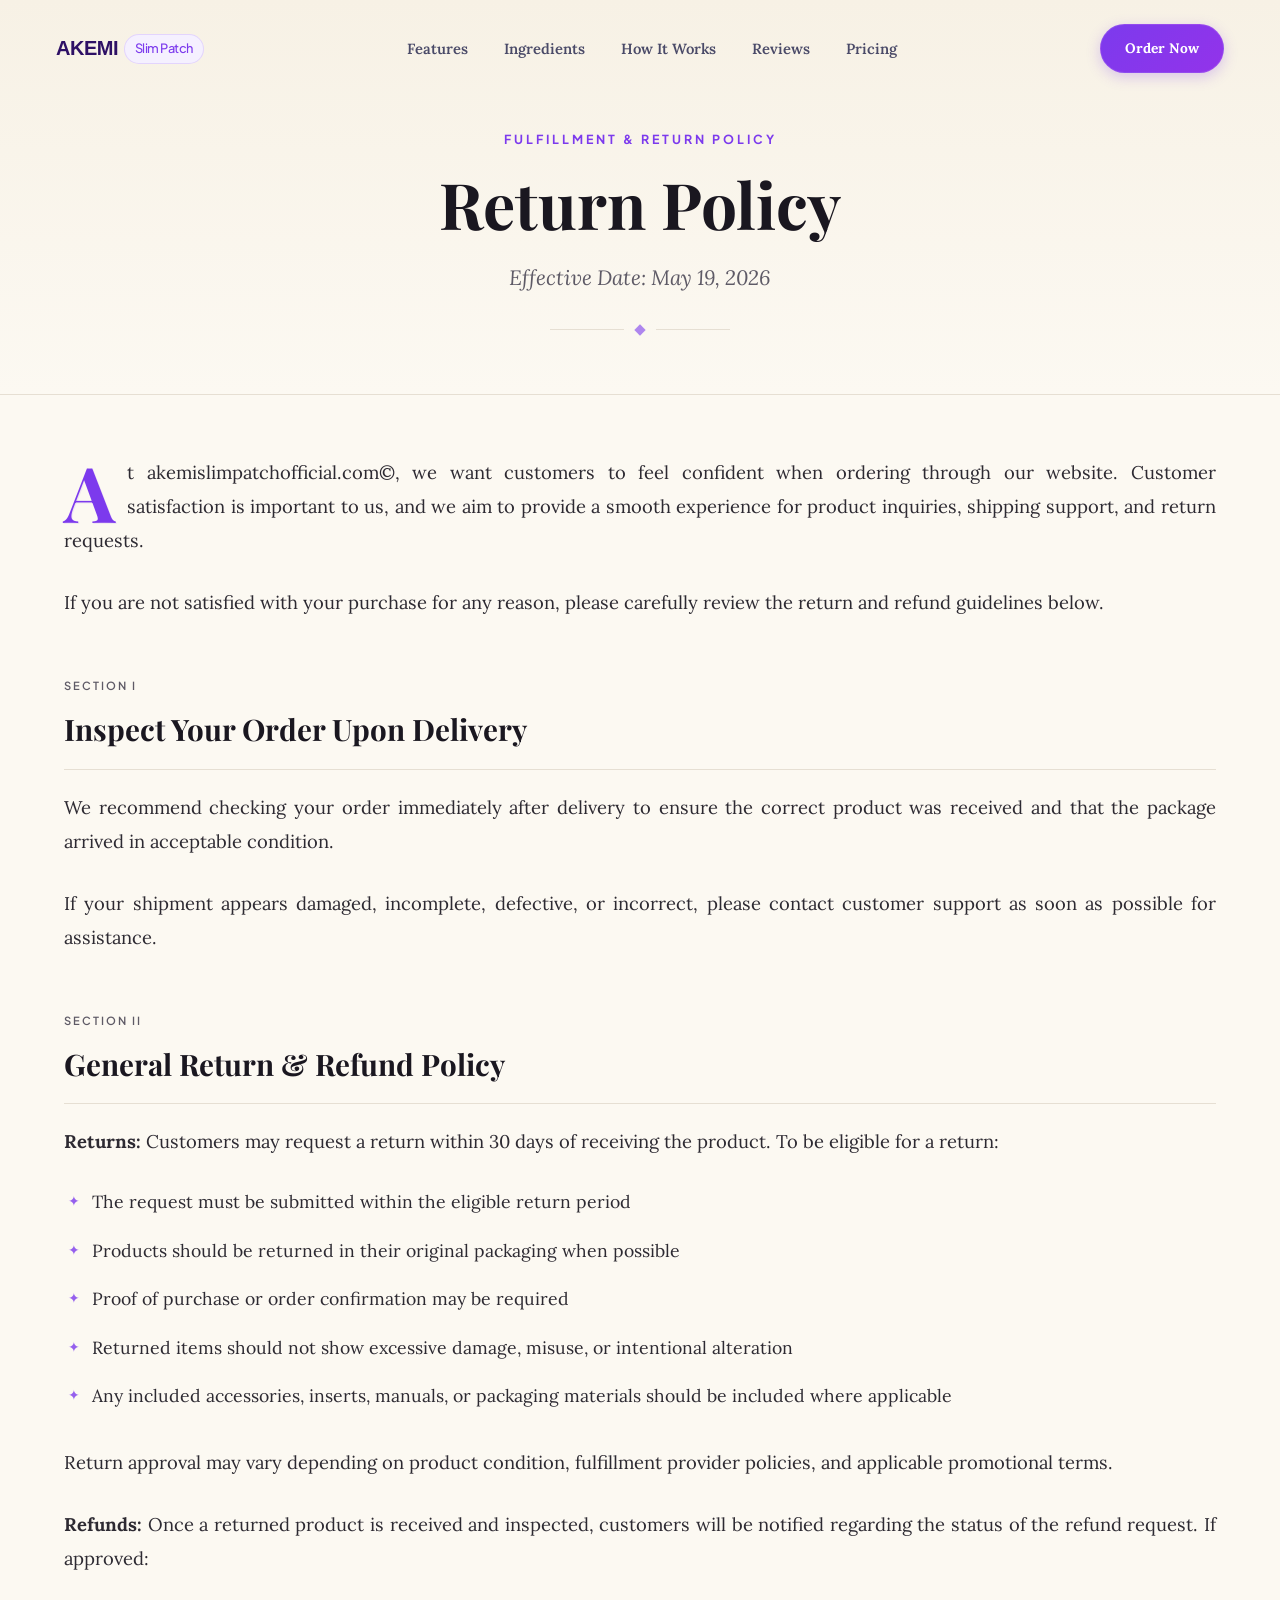
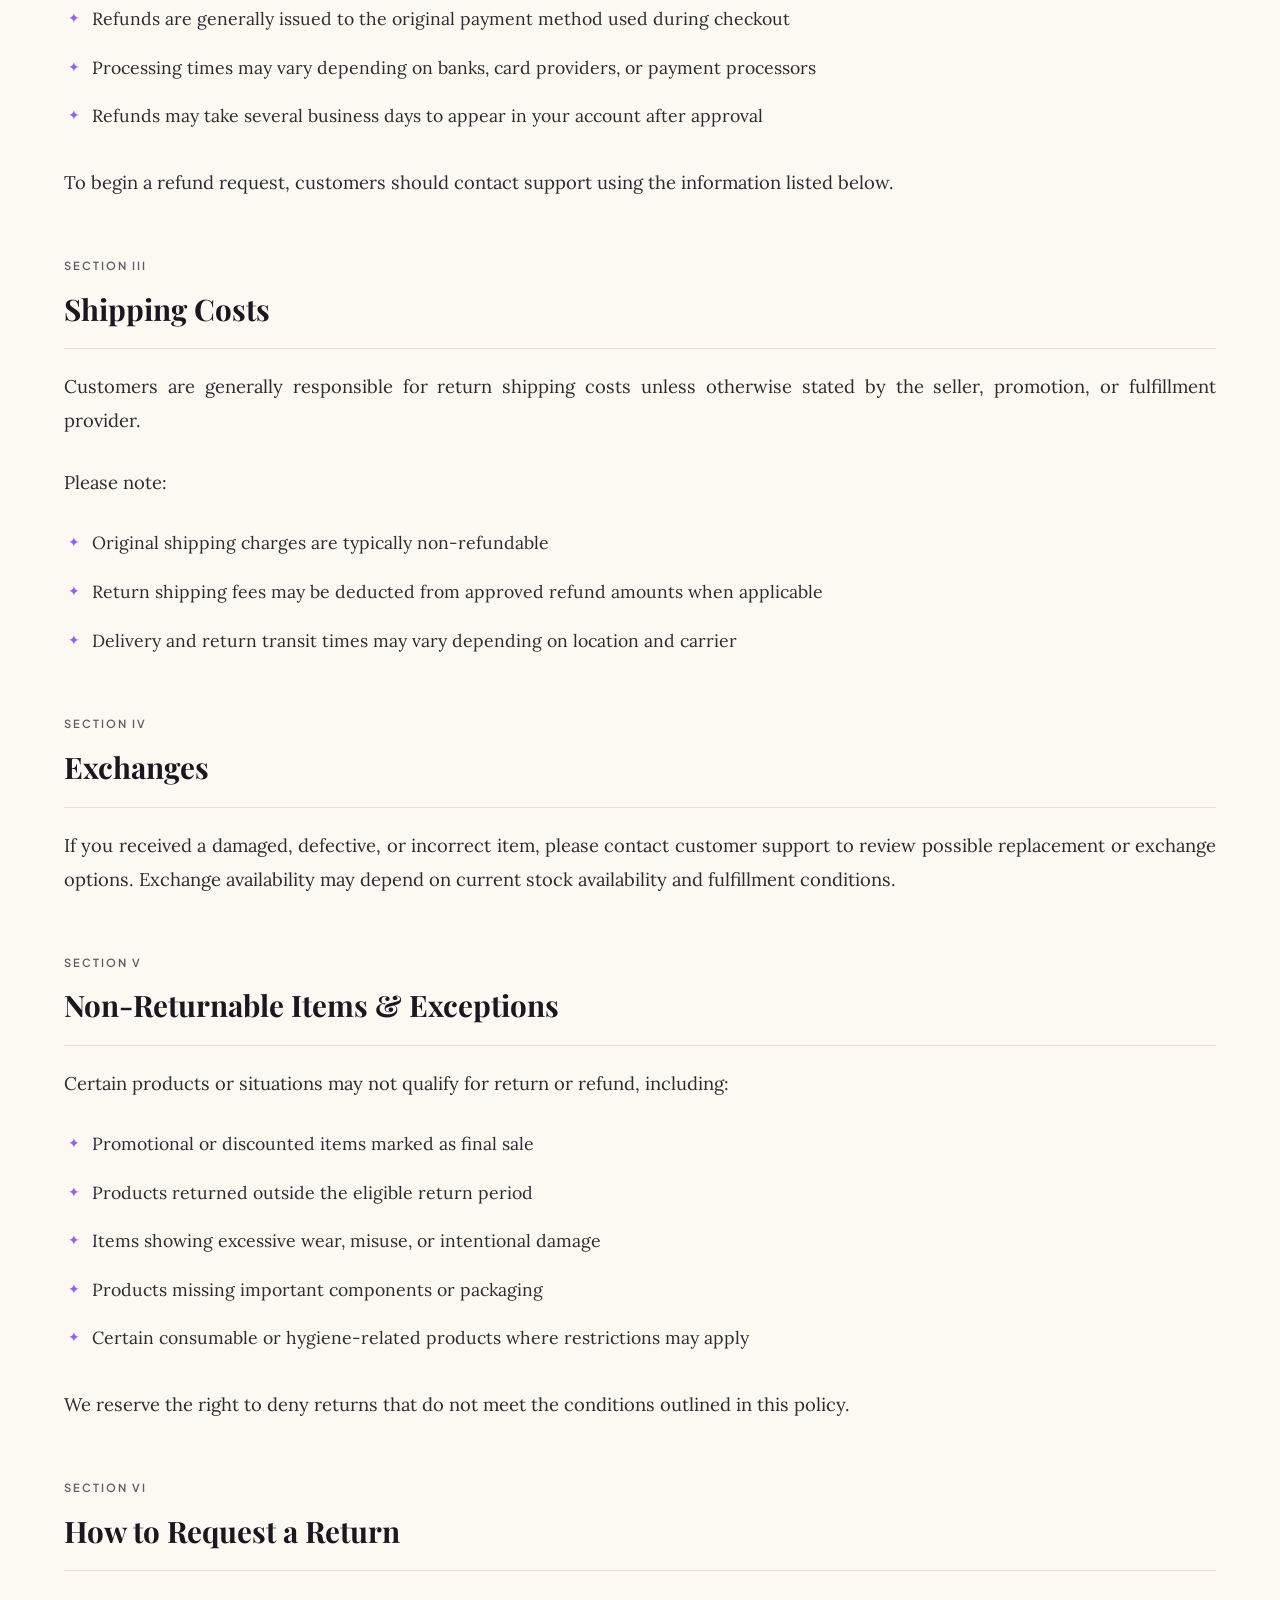
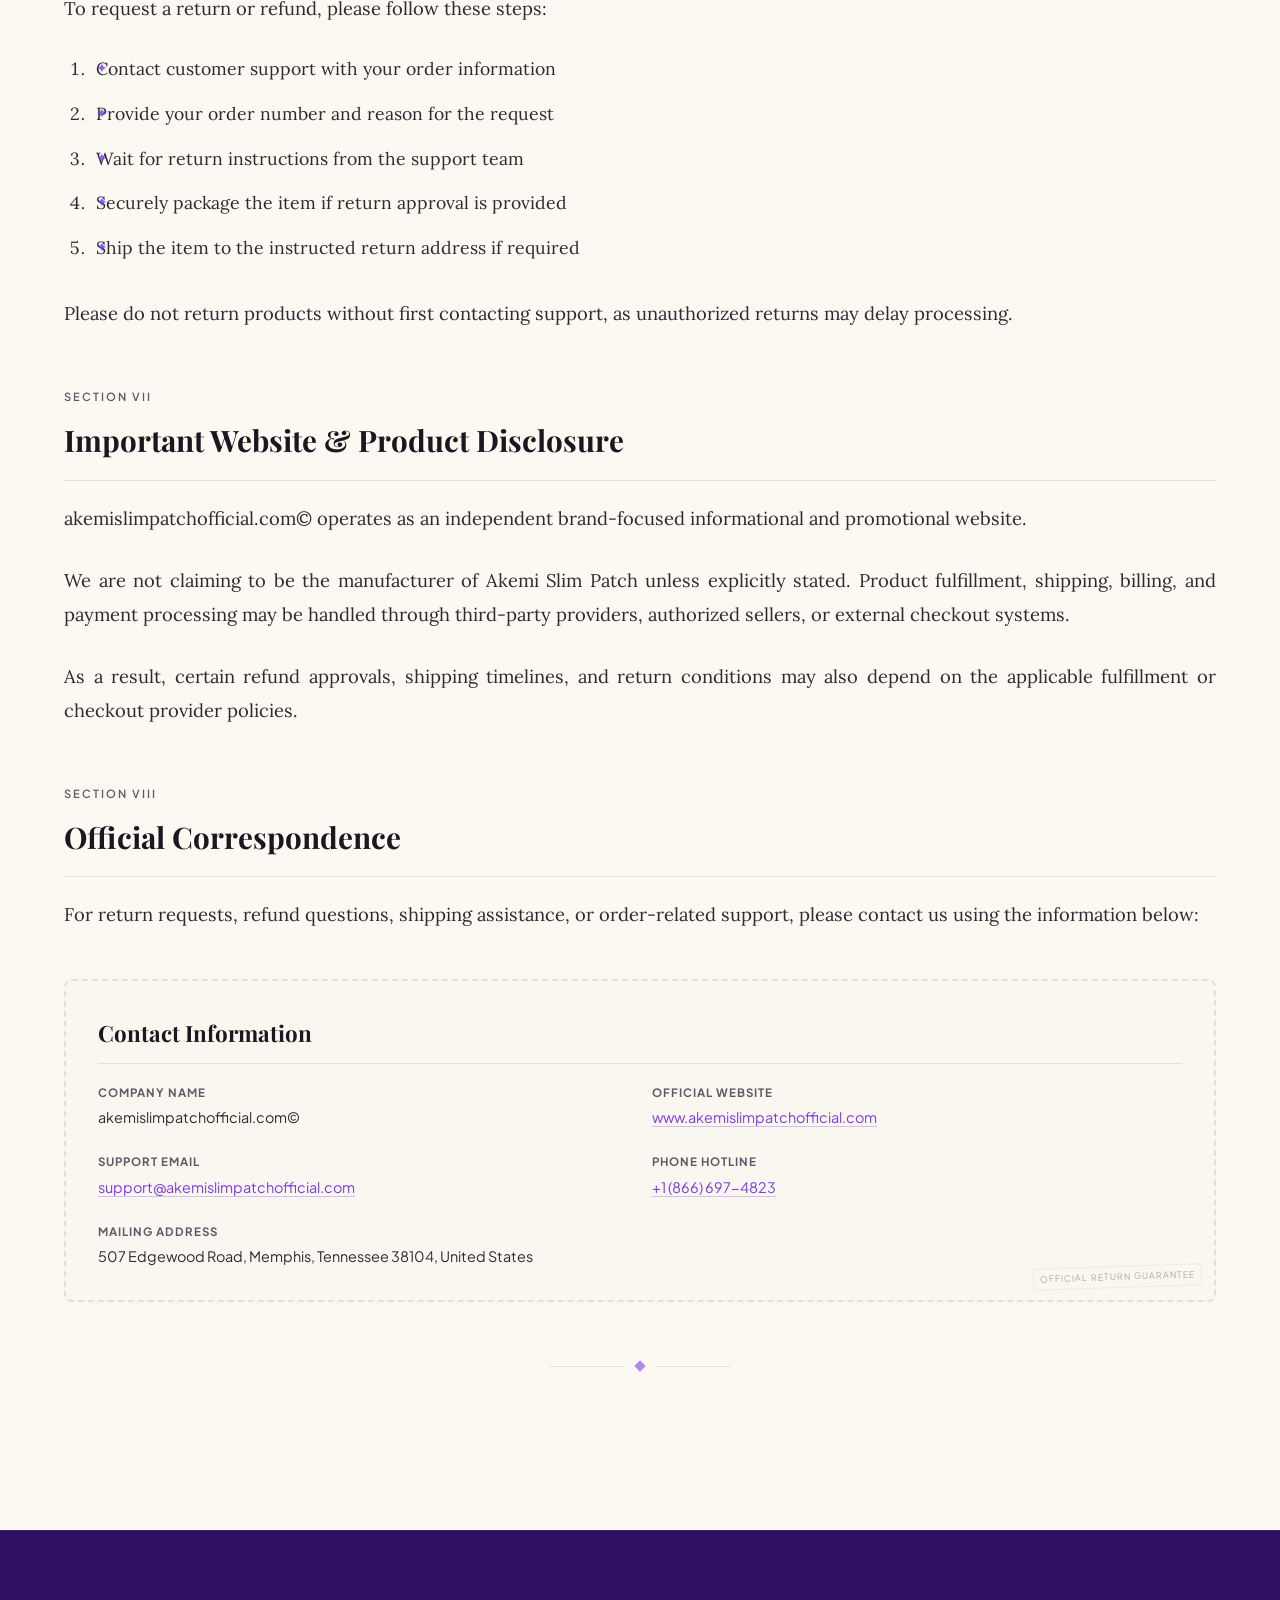
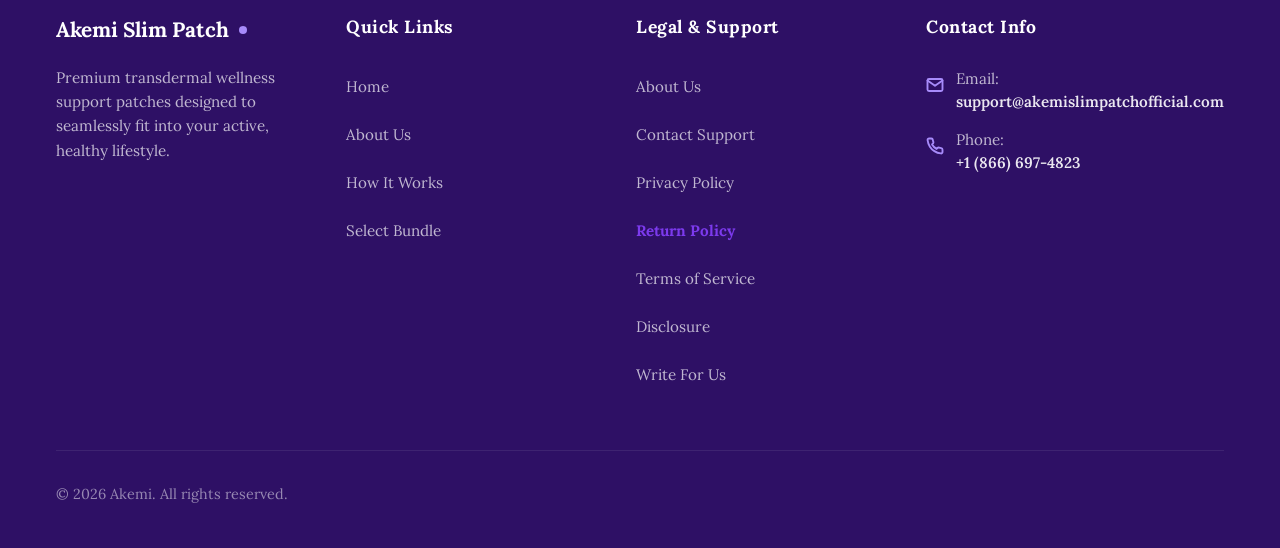
<file: returns.html>
<!DOCTYPE html>
<html lang="en">

<head>
    <meta charset="UTF-8">
    <meta name="viewport" content="width=device-width, initial-scale=1.0">
    <meta name="description"
        content="Read the official Return and Refund Policy for Akemi Slim Patch. Learn about our 30-day return policy, exchange procedures, and refund request instructions.">
    <title>Return Policy | Akemi Slim Patch Official Brand Resource</title>
    
    <!-- Google Fonts for Editorial Elegance -->
    <link rel="preconnect" href="https://fonts.googleapis.com">
    <link rel="preconnect" href="https://fonts.gstatic.com" crossorigin>
    <link href="https://fonts.googleapis.com/css2?family=Lora:ital,wght@0,400;0,500;0,600;0,700;1,400;1,500&family=Playfair+Display:ital,wght@0,500;0,600;0,700;0,800;1,400;1,600&family=Plus+Jakarta+Sans:wght@400;500;600;700&display=swap" rel="stylesheet">
    
    <!-- Link existing style sheet for Header & Footer integration -->
    <link rel="stylesheet" href="style.css">

    <!-- Custom book-like light design styling -->
    <style>
        :root {
            --book-bg: #fcf9f2; /* Beautiful warm cream/linen book paper color */
            --book-text: #2d2a32; /* Deep charcoal/plum ink color */
            --book-muted: #5e5a66; /* Elegant soft slate/plum ink */
            --book-accent: #7c3aed; /* Brand purple */
            --book-accent-soft: #f4efff; /* Subtle lavender paper accent */
            --book-border: #e6dfd3; /* Soft warm paper border */
        }

        /* Override body styles for the Return page to get that book feel */
        body.returns-page {
            background-color: var(--book-bg);
            color: var(--book-text);
            font-family: 'Lora', Georgia, serif;
            line-height: 1.85;
            font-size: 1.15rem;
            -webkit-font-smoothing: antialiased;
        }

        /* Align page layout to cover-sheet design */
        .book-hero {
            padding: 120px 0 60px 0;
            background: linear-gradient(180deg, #f7f1e5 0%, var(--book-bg) 100%);
            border-bottom: 1px solid var(--book-border);
            text-align: center;
            position: relative;
        }

        .book-hero-container {
            max-width: 1200px;
            margin: 0 auto;
            padding: 0 24px;
        }

        .book-chapter-label {
            font-family: 'Plus Jakarta Sans', sans-serif;
            font-size: 0.78rem;
            font-weight: 700;
            text-transform: uppercase;
            letter-spacing: 3px;
            color: var(--book-accent);
            margin-bottom: 16px;
            display: inline-block;
        }

        .book-hero-title {
            font-family: 'Playfair Display', Georgia, serif;
            font-size: clamp(2.5rem, 5vw, 4.2rem);
            font-weight: 700;
            line-height: 1.15;
            color: #1a1720;
            margin-bottom: 20px;
        }

        .book-hero-subtitle {
            font-family: 'Lora', Georgia, serif;
            font-size: 1.3rem;
            font-style: italic;
            color: var(--book-muted);
            max-width: 900px;
            margin: 0 auto 32px auto;
            line-height: 1.6;
        }

        /* Editorial separator rule */
        .book-separator {
            display: flex;
            align-items: center;
            justify-content: center;
            margin: 0 auto;
            width: 180px;
            gap: 12px;
        }

        .book-separator::before,
        .book-separator::after {
            content: '';
            height: 1px;
            background-color: var(--book-border);
            flex-grow: 1;
        }

        .book-separator-diamond {
            width: 8px;
            height: 8px;
            background-color: var(--book-accent);
            transform: rotate(45deg);
            opacity: 0.6;
        }

        /* Main reading body */
        .book-content-section {
            padding: 60px 0 100px 0;
        }

        .book-container {
            max-width: 1200px;
            margin: 0 auto;
            padding: 0 24px;
        }

        /* Editorial typography & spacing */
        .book-paragraph {
            margin-bottom: 28px;
            text-align: justify;
        }

        /* Stylized Drop Cap for opening paragraph */
        .drop-cap-paragraph {
            position: relative;
        }

        .drop-cap {
            font-family: 'Playfair Display', Georgia, serif;
            font-size: 4.8rem;
            float: left;
            line-height: 0.8;
            margin-top: 6px;
            margin-right: 12px;
            color: var(--book-accent);
            font-weight: 700;
            text-shadow: 1px 1px 0px rgba(124, 58, 237, 0.1);
        }

        /* Section Headings styled as Editorial Chapter Titles */
        .chapter-title {
            font-family: 'Playfair Display', Georgia, serif;
            font-size: 1.85rem;
            font-weight: 700;
            color: #1a1720;
            margin-top: 56px;
            margin-bottom: 20px;
            position: relative;
            padding-bottom: 12px;
            border-bottom: 1px solid var(--book-border);
        }

        .chapter-number {
            display: block;
            font-family: 'Plus Jakarta Sans', sans-serif;
            font-size: 0.7rem;
            text-transform: uppercase;
            letter-spacing: 2px;
            color: var(--book-muted);
            margin-bottom: 6px;
            font-weight: 600;
        }

        /* Styled list items */
        .book-list {
            list-style: none;
            padding-left: 0;
            margin: 24px 0 32px 0;
        }

        .book-list-item {
            position: relative;
            padding-left: 28px;
            margin-bottom: 16px;
            font-size: 1.1rem;
        }

        .book-list-item::before {
            content: "✦";
            position: absolute;
            left: 4px;
            top: 2px;
            color: var(--book-accent);
            font-size: 0.9rem;
            opacity: 0.8;
        }

        /* Sidebar or boxed info container (Contact stamps) */
        .book-stamp-card {
            border: 2px dashed var(--book-border);
            background-color: #faf7f0;
            padding: 32px;
            border-radius: 8px;
            margin-top: 48px;
            box-shadow: 0 4px 12px rgba(0,0,0,0.01);
            position: relative;
        }

        .book-stamp-card::after {
            content: "OFFICIAL Return Guarantee";
            position: absolute;
            bottom: 12px;
            right: 12px;
            font-family: 'Plus Jakarta Sans', sans-serif;
            font-size: 0.55rem;
            text-transform: uppercase;
            letter-spacing: 1px;
            color: var(--book-muted);
            opacity: 0.5;
            border: 1px solid var(--book-border);
            padding: 2px 6px;
            border-radius: 4px;
            transform: rotate(-2deg);
        }

        .book-stamp-title {
            font-family: 'Playfair Display', Georgia, serif;
            font-size: 1.4rem;
            font-weight: 700;
            color: #1a1720;
            margin-bottom: 20px;
            border-bottom: 1px solid var(--book-border);
            padding-bottom: 8px;
        }

        .book-contact-grid {
            display: grid;
            grid-template-columns: 1fr 1fr;
            gap: 24px;
        }

        @media (max-width: 640px) {
            .book-contact-grid {
                grid-template-columns: 1fr;
                gap: 16px;
            }
        }

        .book-contact-item {
            font-family: 'Plus Jakarta Sans', sans-serif;
            font-size: 0.9rem;
            line-height: 1.6;
        }

        .book-contact-label {
            font-weight: 700;
            color: var(--book-muted);
            display: block;
            font-size: 0.72rem;
            text-transform: uppercase;
            letter-spacing: 1px;
            margin-bottom: 4px;
        }

        .book-contact-value {
            color: var(--book-text);
            word-break: break-all;
        }

        .book-contact-value a {
            color: var(--book-accent);
            text-decoration: none;
            border-bottom: 1px solid rgba(124, 58, 237, 0.3);
            transition: all 0.2s ease;
        }

        .book-contact-value a:hover {
            border-color: var(--book-accent);
            background-color: rgba(124, 58, 237, 0.05);
        }

        /* Page navigation active style for footer links */
        .footer-link-active {
            color: var(--purple-primary) !important;
            font-weight: 700 !important;
        }

        /* Simple responsive overrides for Lora typography on mobile */
        @media (max-width: 640px) {
            body.returns-page {
                font-size: 1.05rem;
                line-height: 1.75;
            }
            .book-hero {
                padding: 100px 0 40px 0;
            }
            .book-hero-title {
                font-size: 2.2rem;
            }
            .book-paragraph {
                text-align: left; /* Avoid awkward justification on tiny screens */
            }
            .drop-cap {
                font-size: 4rem;
                margin-right: 8px;
            }
        }
    </style>

    <link rel="canonical" href="https://www.akemislimpatchofficial.com/returns.html">
    
    <meta name="keywords" content="Akemi Slim Patch, weight loss patch, slim patch, wellness patch, weight management support">
    <meta name="author" content="Akemi Slim Patch Official">
    <link rel="icon" type="image/png" href="/favicon.png">
    
    <!-- Open Graph / Social -->
    <meta property="og:type" content="website">
    <meta property="og:image" content="https://www.akemislimpatchofficial.com/images/akemi_slim_patch_box.webp">
    
    <!-- Twitter -->
    <meta property="twitter:card" content="summary_large_image">
    <meta property="twitter:image" content="https://www.akemislimpatchofficial.com/images/akemi_slim_patch_box.webp">

    <meta property="og:url" content="https://www.akemislimpatchofficial.com/returns.html">
    <meta property="og:title" content="Return Policy | Akemi Slim Patch Official Brand Resource">
    <meta property="og:description" content="Read the official Return and Refund Policy for Akemi Slim Patch. Learn about our 30-day return policy, exchange procedures, and refund request instructions.">
    <meta property="twitter:url" content="https://www.akemislimpatchofficial.com/returns.html">
    <meta property="twitter:title" content="Return Policy | Akemi Slim Patch Official Brand Resource">
    <meta property="twitter:description" content="Read the official Return and Refund Policy for Akemi Slim Patch. Learn about our 30-day return policy, exchange procedures, and refund request instructions.">

    <!-- JSON-LD Schema -->
    <script type="application/ld+json">
    {
      "@context": "https://schema.org",
      "@type": "WebPage",
      "name": "Return Policy | Akemi Slim Patch Official Brand Resource",
      "url": "https://www.akemislimpatchofficial.com/returns.html"
    }
    </script>

</head>

<body class="returns-page">
    <!-- Header/Navbar -->
    <header class="header">
        <div class="nav-container">
            <!-- Logo -->
            <a href="index.html" class="nav-logo">
                <span class="nav-logo-text">AKEMI <span class="nav-logo-sub">Slim Patch</span></span>
            </a>

            <!-- Desktop Navigation Links pointing to Home Page sections -->
            <nav class="nav-menu">
                <a href="index.html#features" class="nav-link">Features</a>
                <a href="index.html#ingredients" class="nav-link">Ingredients</a>
                <a href="index.html#how-it-works" class="nav-link">How It Works</a>
                <a href="index.html#reviews" class="nav-link">Reviews</a>
                <a href="index.html#pricing" class="nav-link">Pricing</a>
            </nav>

            <!-- Actions (CTA & Toggle) -->
            <div class="nav-actions">
                <a href="https://secureofficialsite.store/akemi-slim-patch" class="nav-cta-btn">Order Now</a>
                <button class="nav-toggle" aria-label="Toggle Menu">
                    <span class="hamburger-line"></span>
                    <span class="hamburger-line"></span>
                    <span class="hamburger-line"></span>
                </button>
            </div>
        </div>

        <!-- Mobile Navigation Menu Overlay -->
        <div class="mobile-nav-overlay">
            <nav class="mobile-nav-menu">
                <a href="index.html#features" class="mobile-nav-link">Features</a>
                <a href="index.html#ingredients" class="mobile-nav-link">Ingredients</a>
                <a href="index.html#how-it-works" class="mobile-nav-link">How It Works</a>
                <a href="index.html#reviews" class="mobile-nav-link">Reviews</a>
                <a href="index.html#pricing" class="mobile-nav-link">Pricing</a>
                <a href="https://secureofficialsite.store/akemi-slim-patch" class="mobile-nav-cta">Order Now</a>
            </nav>
        </div>
    </header>

    <!-- Page Header (Editorial Cover layout) -->
    <section class="book-hero">
        <div class="book-hero-container">
            <span class="book-chapter-label">Fulfillment & Return Policy</span>
            <h1 class="book-hero-title">Return Policy</h1>
            <p class="book-hero-subtitle">
                Effective Date: May 19, 2026
            </p>
            <div class="book-separator">
                <span class="book-separator-diamond"></span>
            </div>
        </div>
    </section>

    <!-- Book Reading Content Section -->
    <section class="book-content-section">
        <div class="book-container">
            
            <!-- Introduction Section -->
            <p class="book-paragraph drop-cap-paragraph">
                <span class="drop-cap">A</span>t akemislimpatchofficial.com©, we want customers to feel confident when ordering through our website. Customer satisfaction is important to us, and we aim to provide a smooth experience for product inquiries, shipping support, and return requests.
            </p>

            <p class="book-paragraph">
                If you are not satisfied with your purchase for any reason, please carefully review the return and refund guidelines below.
            </p>

            <!-- Section 1: Inspect Your Order Upon Delivery -->
            <h2 class="chapter-title">
                <span class="chapter-number">Section I</span>
                Inspect Your Order Upon Delivery
            </h2>
            
            <p class="book-paragraph">
                We recommend checking your order immediately after delivery to ensure the correct product was received and that the package arrived in acceptable condition.
            </p>
            <p class="book-paragraph">
                If your shipment appears damaged, incomplete, defective, or incorrect, please contact customer support as soon as possible for assistance.
            </p>

            <!-- Section 2: General Return & Refund Policy -->
            <h2 class="chapter-title">
                <span class="chapter-number">Section II</span>
                General Return &amp; Refund Policy
            </h2>
            
            <p class="book-paragraph">
                <strong>Returns:</strong> Customers may request a return within 30 days of receiving the product. To be eligible for a return:
            </p>
            <ul class="book-list">
                <li class="book-list-item">The request must be submitted within the eligible return period</li>
                <li class="book-list-item">Products should be returned in their original packaging when possible</li>
                <li class="book-list-item">Proof of purchase or order confirmation may be required</li>
                <li class="book-list-item">Returned items should not show excessive damage, misuse, or intentional alteration</li>
                <li class="book-list-item">Any included accessories, inserts, manuals, or packaging materials should be included where applicable</li>
            </ul>
            <p class="book-paragraph">
                Return approval may vary depending on product condition, fulfillment provider policies, and applicable promotional terms.
            </p>

            <p class="book-paragraph">
                <strong>Refunds:</strong> Once a returned product is received and inspected, customers will be notified regarding the status of the refund request. If approved:
            </p>
            <ul class="book-list">
                <li class="book-list-item">Refunds are generally issued to the original payment method used during checkout</li>
                <li class="book-list-item">Processing times may vary depending on banks, card providers, or payment processors</li>
                <li class="book-list-item">Refunds may take several business days to appear in your account after approval</li>
            </ul>
            <p class="book-paragraph">
                To begin a refund request, customers should contact support using the information listed below.
            </p>

            <!-- Section 3: Shipping Costs -->
            <h2 class="chapter-title">
                <span class="chapter-number">Section III</span>
                Shipping Costs
            </h2>
            
            <p class="book-paragraph">
                Customers are generally responsible for return shipping costs unless otherwise stated by the seller, promotion, or fulfillment provider.
            </p>
            <p class="book-paragraph">
                Please note:
            </p>
            <ul class="book-list">
                <li class="book-list-item">Original shipping charges are typically non-refundable</li>
                <li class="book-list-item">Return shipping fees may be deducted from approved refund amounts when applicable</li>
                <li class="book-list-item">Delivery and return transit times may vary depending on location and carrier</li>
            </ul>

            <!-- Section 4: Exchanges -->
            <h2 class="chapter-title">
                <span class="chapter-number">Section IV</span>
                Exchanges
            </h2>
            
            <p class="book-paragraph">
                If you received a damaged, defective, or incorrect item, please contact customer support to review possible replacement or exchange options. Exchange availability may depend on current stock availability and fulfillment conditions.
            </p>

            <!-- Section 5: Non-Returnable Items & Exceptions -->
            <h2 class="chapter-title">
                <span class="chapter-number">Section V</span>
                Non-Returnable Items &amp; Exceptions
            </h2>
            
            <p class="book-paragraph">
                Certain products or situations may not qualify for return or refund, including:
            </p>
            <ul class="book-list">
                <li class="book-list-item">Promotional or discounted items marked as final sale</li>
                <li class="book-list-item">Products returned outside the eligible return period</li>
                <li class="book-list-item">Items showing excessive wear, misuse, or intentional damage</li>
                <li class="book-list-item">Products missing important components or packaging</li>
                <li class="book-list-item">Certain consumable or hygiene-related products where restrictions may apply</li>
            </ul>
            <p class="book-paragraph">
                We reserve the right to deny returns that do not meet the conditions outlined in this policy.
            </p>

            <!-- Section 6: How to Request a Return -->
            <h2 class="chapter-title">
                <span class="chapter-number">Section VI</span>
                How to Request a Return
            </h2>
            
            <p class="book-paragraph">
                To request a return or refund, please follow these steps:
            </p>
            <ol class="book-list" style="list-style-type: decimal; padding-left: 28px;">
                <li class="book-list-item" style="display: list-item; list-style-type: decimal; padding-left: 4px; margin-bottom: 12px; font-size: 1.1rem;">Contact customer support with your order information</li>
                <li class="book-list-item" style="display: list-item; list-style-type: decimal; padding-left: 4px; margin-bottom: 12px; font-size: 1.1rem;">Provide your order number and reason for the request</li>
                <li class="book-list-item" style="display: list-item; list-style-type: decimal; padding-left: 4px; margin-bottom: 12px; font-size: 1.1rem;">Wait for return instructions from the support team</li>
                <li class="book-list-item" style="display: list-item; list-style-type: decimal; padding-left: 4px; margin-bottom: 12px; font-size: 1.1rem;">Securely package the item if return approval is provided</li>
                <li class="book-list-item" style="display: list-item; list-style-type: decimal; padding-left: 4px; margin-bottom: 12px; font-size: 1.1rem;">Ship the item to the instructed return address if required</li>
            </ol>
            <p class="book-paragraph">
                Please do not return products without first contacting support, as unauthorized returns may delay processing.
            </p>

            <!-- Section 7: Important Website & Product Disclosure -->
            <h2 class="chapter-title">
                <span class="chapter-number">Section VII</span>
                Important Website &amp; Product Disclosure
            </h2>
            
            <p class="book-paragraph">
                akemislimpatchofficial.com© operates as an independent brand-focused informational and promotional website.
            </p>
            <p class="book-paragraph">
                We are not claiming to be the manufacturer of Akemi Slim Patch unless explicitly stated. Product fulfillment, shipping, billing, and payment processing may be handled through third-party providers, authorized sellers, or external checkout systems.
            </p>
            <p class="book-paragraph">
                As a result, certain refund approvals, shipping timelines, and return conditions may also depend on the applicable fulfillment or checkout provider policies.
            </p>

            <!-- Section 8: Contact Information -->
            <h2 class="chapter-title">
                <span class="chapter-number">Section VIII</span>
                Official Correspondence
            </h2>
            
            <p class="book-paragraph">
                For return requests, refund questions, shipping assistance, or order-related support, please contact us using the information below:
            </p>

            <!-- Correspondence Post Stamp / Info box -->
            <div class="book-stamp-card">
                <h3 class="book-stamp-title">Contact Information</h3>
                <div class="book-contact-grid">
                    <div class="book-contact-item">
                        <span class="book-contact-label">Company Name</span>
                        <span class="book-contact-value">akemislimpatchofficial.com©</span>
                    </div>
                    <div class="book-contact-item">
                        <span class="book-contact-label">Official Website</span>
                        <span class="book-contact-value"><a href="https://www.akemislimpatchofficial.com" target="_blank" rel="noopener">www.akemislimpatchofficial.com</a></span>
                    </div>
                    <div class="book-contact-item">
                        <span class="book-contact-label">Support Email</span>
                        <span class="book-contact-value"><a href="mailto:support@akemislimpatchofficial.com">support@akemislimpatchofficial.com</a></span>
                    </div>
                    <div class="book-contact-item">
                        <span class="book-contact-label">Phone Hotline</span>
                        <span class="book-contact-value"><a href="tel:+18666974823">+1 (866) 697-4823</a></span>
                    </div>
                    <div class="book-contact-item" style="grid-column: span 2;">
                        <span class="book-contact-label">Mailing Address</span>
                        <span class="book-contact-value">507 Edgewood Road, Memphis, Tennessee 38104, United States</span>
                    </div>
                </div>
            </div>

            <div class="book-separator" style="margin-top: 60px; margin-bottom: 60px;">
                <span class="book-separator-diamond"></span>
            </div>

        </div>
    </section>

    <!-- Footer Section -->
    <footer class="footer">
        <div class="footer-container">
            <div class="footer-grid">
                <!-- Column 1: Brand Info -->
                <div class="footer-column">
                    <a href="index.html" class="footer-logo">
                        <span>Akemi Slim Patch</span>
                        <div class="footer-logo-dot"></div>
                    </a>
                    <p class="footer-tagline">
                        Premium transdermal wellness support patches designed to seamlessly fit into your active, healthy lifestyle.
                    </p>
                </div>

                <!-- Column 2: Quick Links -->
                <div class="footer-column">
                    <h3>Quick Links</h3>
                    <ul class="footer-links-list">
                        <li><a href="index.html" class="footer-link">Home</a></li>
                        <li><a href="about.html" class="footer-link">About Us</a></li>
                        <li><a href="index.html#how-it-works" class="footer-link">How It Works</a></li>
                        <li><a href="index.html#pricing" class="footer-link">Select Bundle</a></li>
                    </ul>
                </div>

                <!-- Column 3: Legal & Help -->
                <div class="footer-column">
                    <h3>Legal & Support</h3>
                    <ul class="footer-links-list">
                        <li><a href="about.html" class="footer-link">About Us</a></li>
                        <li><a href="contact.html" class="footer-link">Contact Support</a></li>
                        <li><a href="privacy.html" class="footer-link">Privacy Policy</a></li>
                        <li><a href="returns.html" class="footer-link footer-link-active">Return Policy</a></li>
                        <li><a href="terms.html" class="footer-link">Terms of Service</a></li>
                        <li><a href="disclosure.html" class="footer-link">Disclosure</a></li>
                        <li><a href="write-for-us.html" class="footer-link">Write For Us</a></li>
                    </ul>
                </div>

                <!-- Column 4: Contact Info -->
                <div class="footer-column">
                    <h3>Contact Info</h3>
                    <div class="footer-contact-info">
                        <div class="footer-contact-item">
                            <div class="footer-contact-icon">
                                <svg width="18" height="18" viewBox="0 0 24 24" fill="none" stroke="currentColor" stroke-width="2.5" stroke-linecap="round" stroke-linejoin="round">
                                    <path d="M4 4h16c1.1 0 2 .9 2 2v12c0 1.1-.9 2-2 2H4c-1.1 0-2-.9-2-2V6c0-1.1.9-2 2-2z"></path>
                                    <polyline points="22,6 12,13 2,6"></polyline>
                                </svg>
                            </div>
                            <div class="footer-contact-text">
                                <span>Email:</span><br>
                                <a href="mailto:support@akemislimpatchofficial.com" class="footer-contact-link">support@akemislimpatchofficial.com</a>
                            </div>
                        </div>
                        <div class="footer-contact-item">
                            <div class="footer-contact-icon">
                                <svg width="18" height="18" viewBox="0 0 24 24" fill="none" stroke="currentColor" stroke-width="2.5" stroke-linecap="round" stroke-linejoin="round">
                                    <path d="M22 16.92v3a2 2 0 0 1-2.18 2 19.79 19.79 0 0 1-8.63-3.07 19.5 19.5 0 0 1-6-6 19.79 19.79 0 0 1-3.07-8.67A2 2 0 0 1 4.11 2h3a2 2 0 0 1 2 1.72 12.84 12.84 0 0 0 .7 2.81 2 2 0 0 1-.45 2.11L8.09 9.91a16 16 0 0 0 6 6l1.27-1.27a2 2 0 0 1 2.11-.45 12.84 12.84 0 0 0 2.81.7A2 2 0 0 1 22 16.92z"></path>
                                </svg>
                            </div>
                            <div class="footer-contact-text">
                                <span>Phone:</span><br>
                                <a href="tel:+18666974823" class="footer-contact-link">+1 (866) 697-4823</a>
                            </div>
                        </div>
                    </div>
                </div>
            </div>

            <hr class="footer-divider">

            <div class="footer-bottom">
                <p class="footer-copyright">
                    © 2026 Akemi. All rights reserved.
                </p>
            </div>
        </div>
    </footer>

    <!-- Interactive script loader (sticky nav, mobile menu etc.) -->
    <script src="script.js"></script>
</body>

</html>
</file>
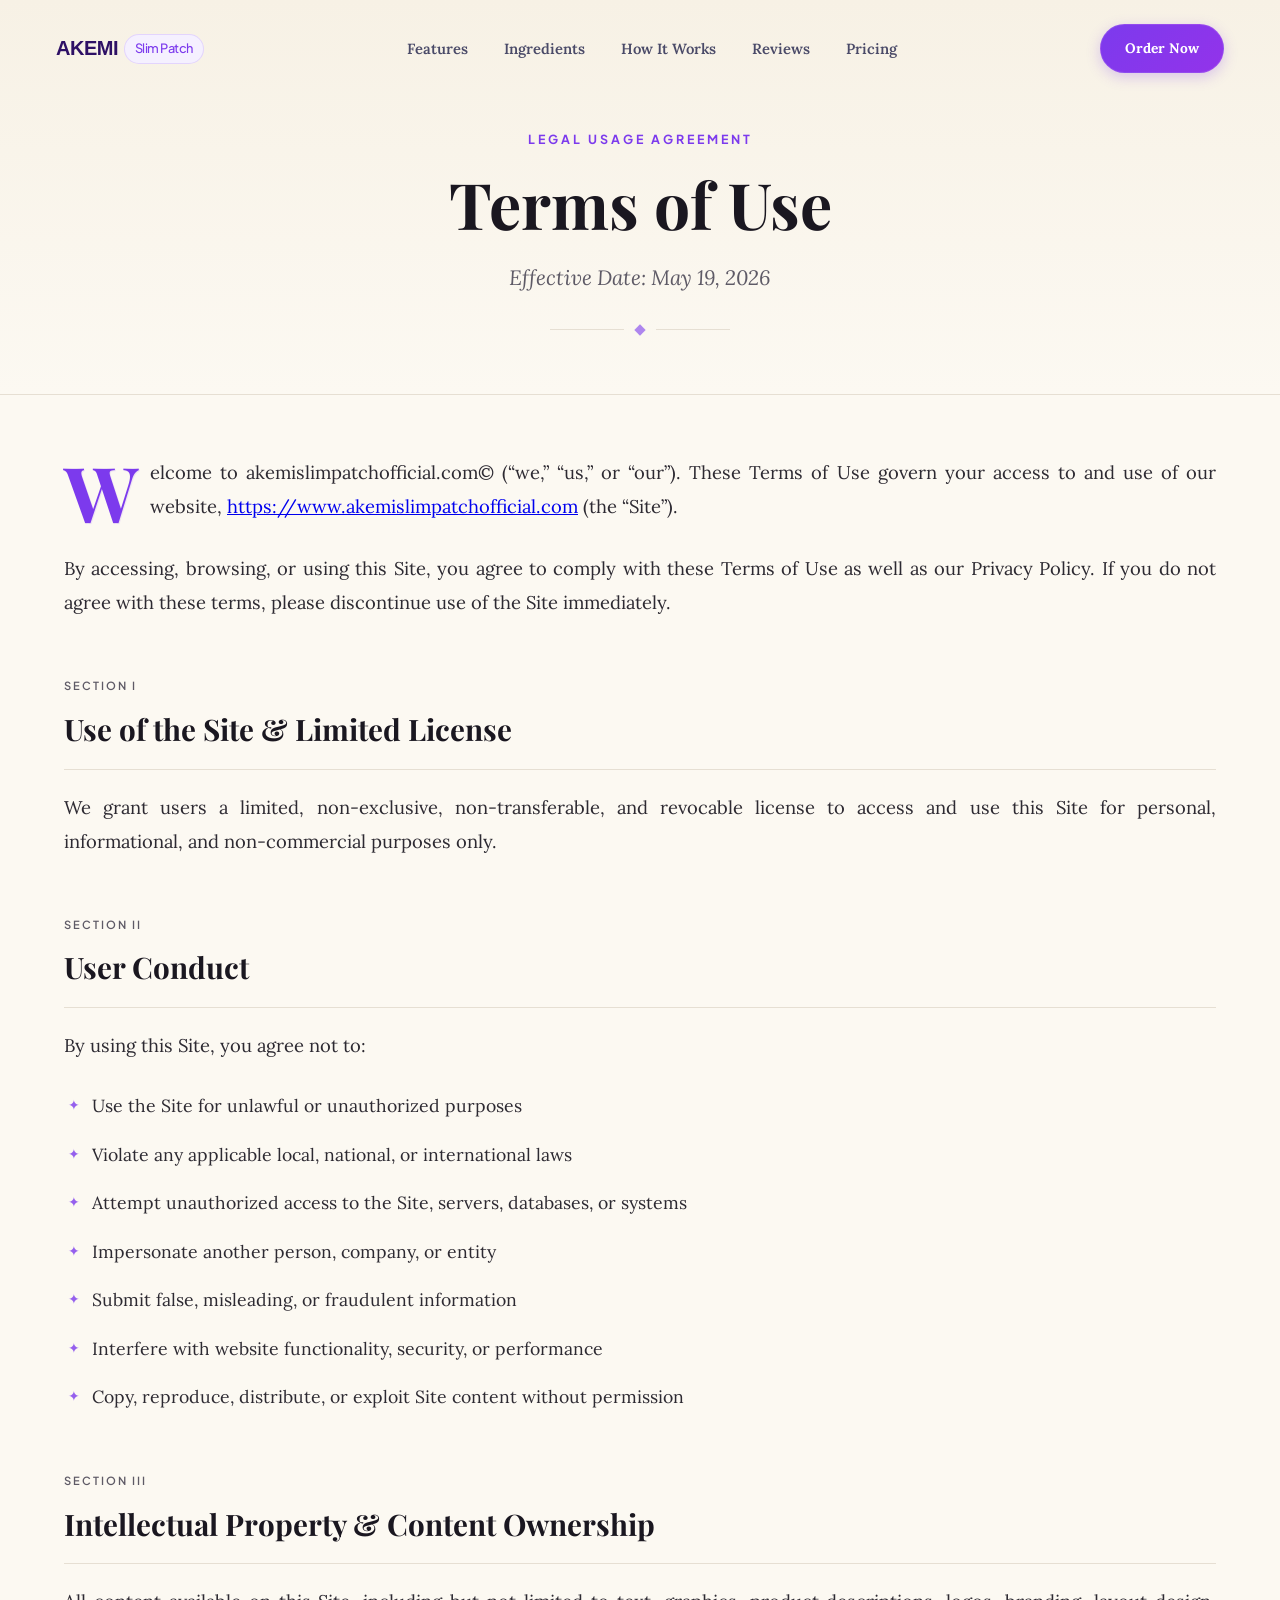
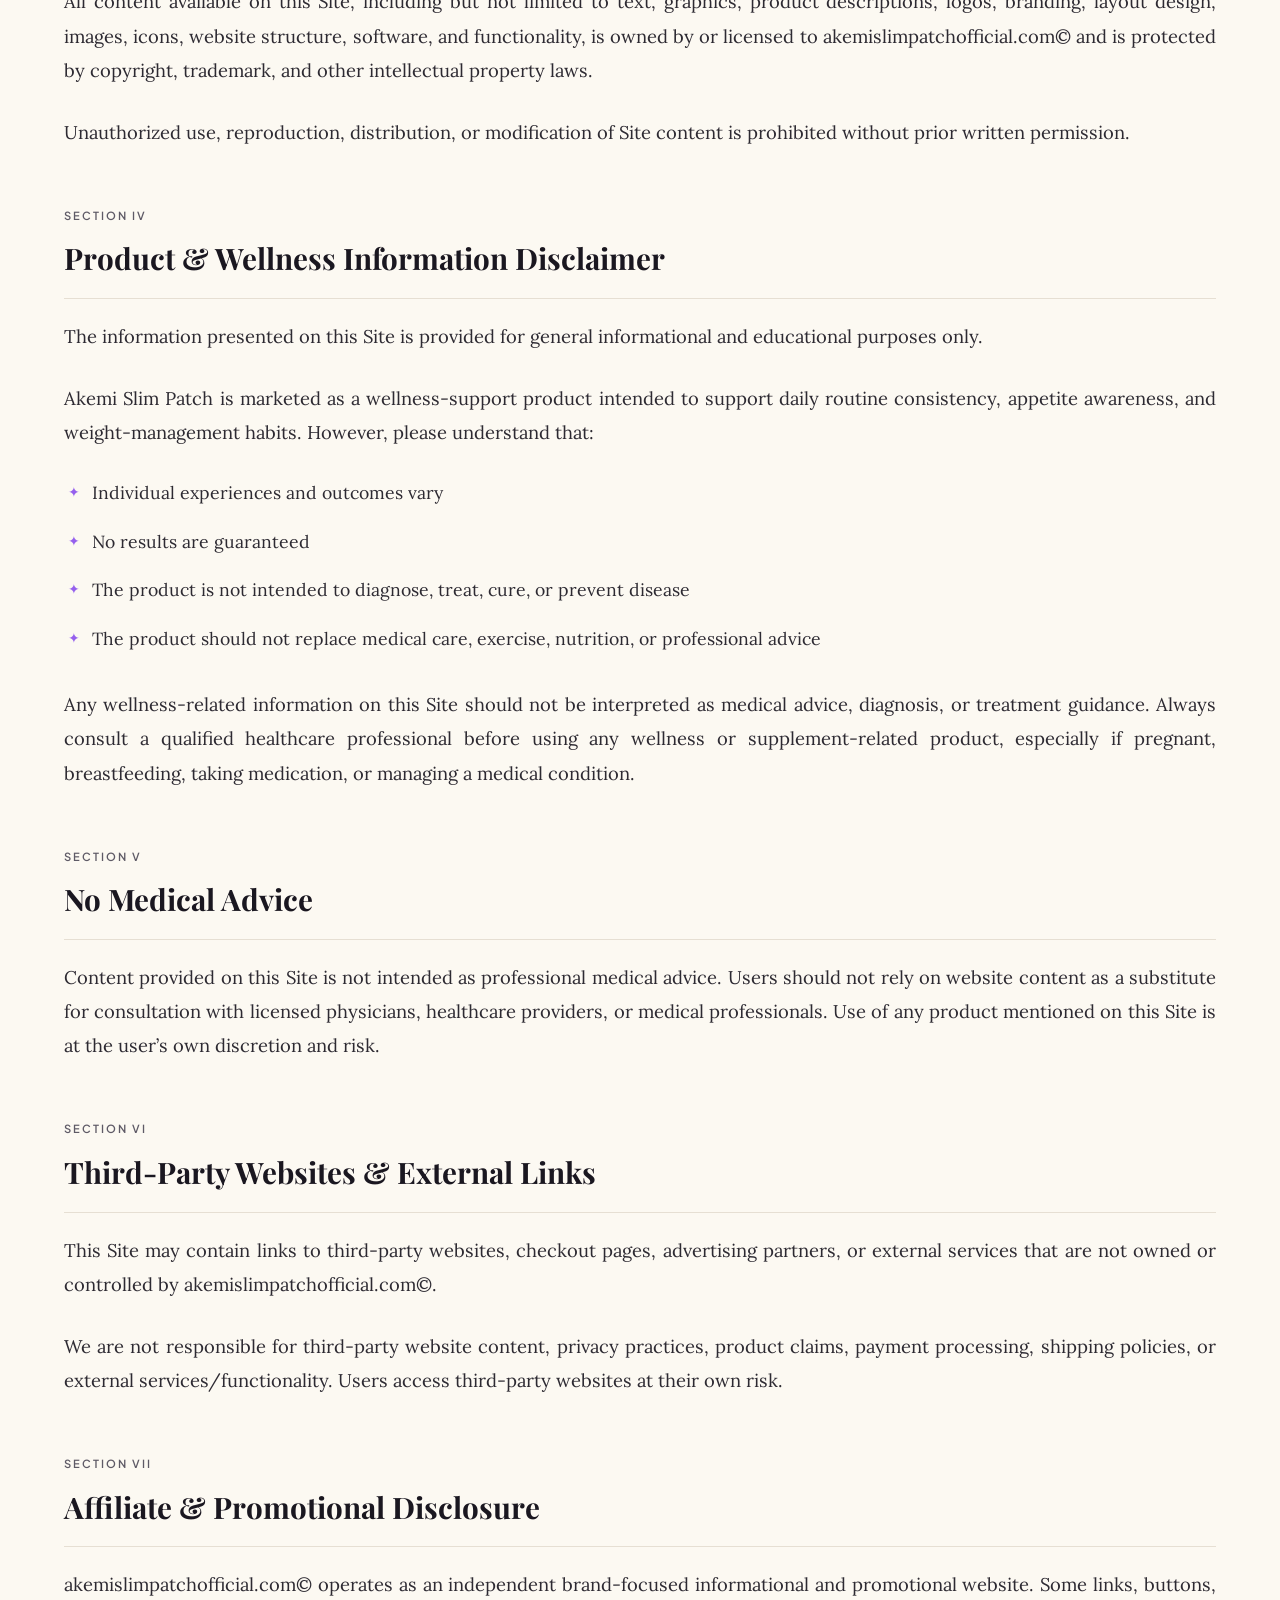
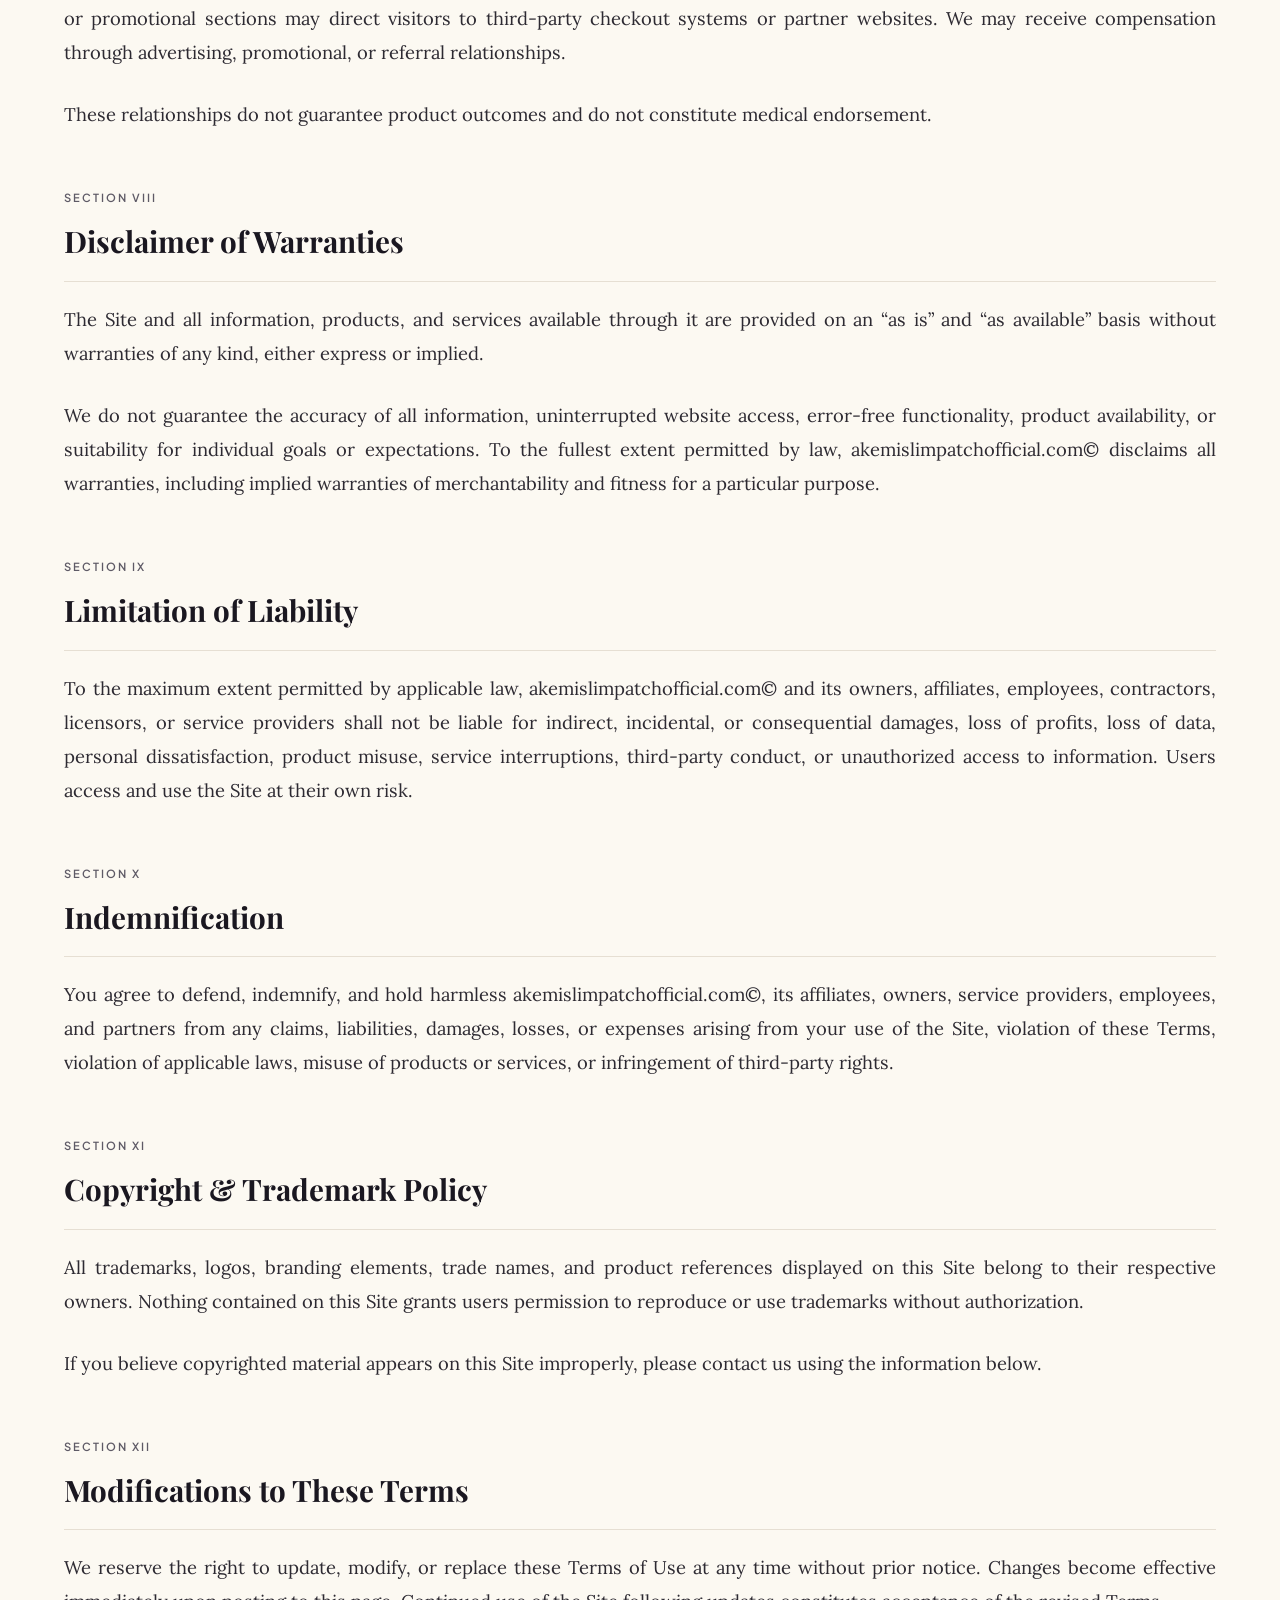
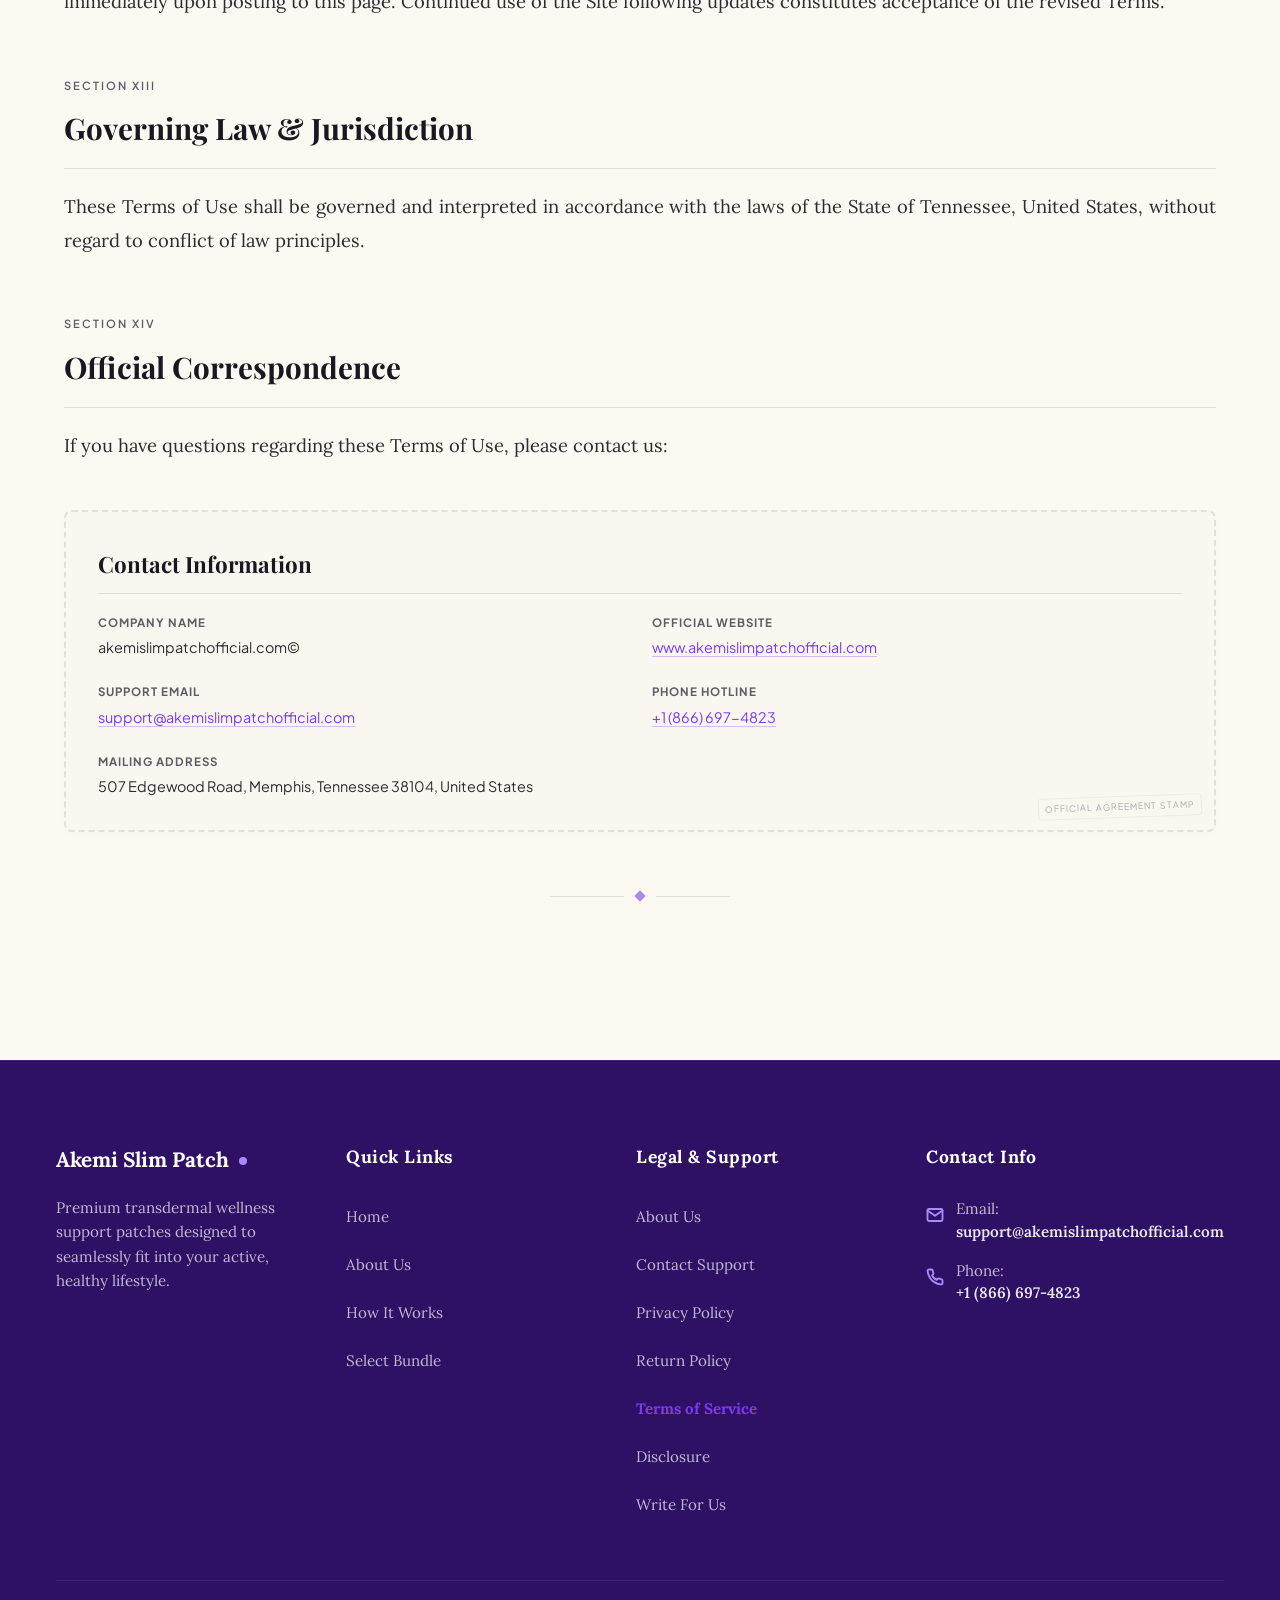
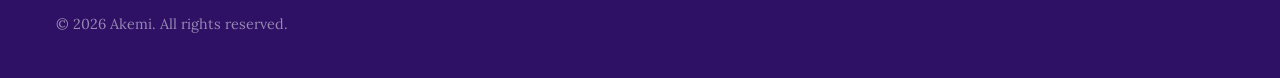
<file: terms.html>
<!DOCTYPE html>
<html lang="en">

<head>
    <meta charset="UTF-8">
    <meta name="viewport" content="width=device-width, initial-scale=1.0">
    <meta name="description"
        content="Read the official Terms of Use for Akemi Slim Patch. Understand the website guidelines, user rules, content copyrights, and wellness disclaimers.">
    <title>Terms of Use | Akemi Slim Patch Official Brand Resource</title>
    
    <!-- Google Fonts for Editorial Elegance -->
    <link rel="preconnect" href="https://fonts.googleapis.com">
    <link rel="preconnect" href="https://fonts.gstatic.com" crossorigin>
    <link href="https://fonts.googleapis.com/css2?family=Lora:ital,wght@0,400;0,500;0,600;0,700;1,400;1,500&family=Playfair+Display:ital,wght@0,500;0,600;0,700;0,800;1,400;1,600&family=Plus+Jakarta+Sans:wght@400;500;600;700&display=swap" rel="stylesheet">
    
    <!-- Link existing style sheet for Header & Footer integration -->
    <link rel="stylesheet" href="style.css">

    <!-- Custom book-like light design styling -->
    <style>
        :root {
            --book-bg: #fcf9f2; /* Beautiful warm cream/linen book paper color */
            --book-text: #2d2a32; /* Deep charcoal/plum ink color */
            --book-muted: #5e5a66; /* Elegant soft slate/plum ink */
            --book-accent: #7c3aed; /* Brand purple */
            --book-accent-soft: #f4efff; /* Subtle lavender paper accent */
            --book-border: #e6dfd3; /* Soft warm paper border */
        }

        /* Override body styles for the Terms page to get that book feel */
        body.terms-page {
            background-color: var(--book-bg);
            color: var(--book-text);
            font-family: 'Lora', Georgia, serif;
            line-height: 1.85;
            font-size: 1.15rem;
            -webkit-font-smoothing: antialiased;
        }

        /* Align page layout to cover-sheet design */
        .book-hero {
            padding: 120px 0 60px 0;
            background: linear-gradient(180deg, #f7f1e5 0%, var(--book-bg) 100%);
            border-bottom: 1px solid var(--book-border);
            text-align: center;
            position: relative;
        }

        .book-hero-container {
            max-width: 1200px;
            margin: 0 auto;
            padding: 0 24px;
        }

        .book-chapter-label {
            font-family: 'Plus Jakarta Sans', sans-serif;
            font-size: 0.78rem;
            font-weight: 700;
            text-transform: uppercase;
            letter-spacing: 3px;
            color: var(--book-accent);
            margin-bottom: 16px;
            display: inline-block;
        }

        .book-hero-title {
            font-family: 'Playfair Display', Georgia, serif;
            font-size: clamp(2.5rem, 5vw, 4.2rem);
            font-weight: 700;
            line-height: 1.15;
            color: #1a1720;
            margin-bottom: 20px;
        }

        .book-hero-subtitle {
            font-family: 'Lora', Georgia, serif;
            font-size: 1.3rem;
            font-style: italic;
            color: var(--book-muted);
            max-width: 900px;
            margin: 0 auto 32px auto;
            line-height: 1.6;
        }

        /* Editorial separator rule */
        .book-separator {
            display: flex;
            align-items: center;
            justify-content: center;
            margin: 0 auto;
            width: 180px;
            gap: 12px;
        }

        .book-separator::before,
        .book-separator::after {
            content: '';
            height: 1px;
            background-color: var(--book-border);
            flex-grow: 1;
        }

        .book-separator-diamond {
            width: 8px;
            height: 8px;
            background-color: var(--book-accent);
            transform: rotate(45deg);
            opacity: 0.6;
        }

        /* Main reading body */
        .book-content-section {
            padding: 60px 0 100px 0;
        }

        .book-container {
            max-width: 1200px;
            margin: 0 auto;
            padding: 0 24px;
        }

        /* Editorial typography & spacing */
        .book-paragraph {
            margin-bottom: 28px;
            text-align: justify;
        }

        /* Stylized Drop Cap for opening paragraph */
        .drop-cap-paragraph {
            position: relative;
        }

        .drop-cap {
            font-family: 'Playfair Display', Georgia, serif;
            font-size: 4.8rem;
            float: left;
            line-height: 0.8;
            margin-top: 6px;
            margin-right: 12px;
            color: var(--book-accent);
            font-weight: 700;
            text-shadow: 1px 1px 0px rgba(124, 58, 237, 0.1);
        }

        /* Section Headings styled as Editorial Chapter Titles */
        .chapter-title {
            font-family: 'Playfair Display', Georgia, serif;
            font-size: 1.85rem;
            font-weight: 700;
            color: #1a1720;
            margin-top: 56px;
            margin-bottom: 20px;
            position: relative;
            padding-bottom: 12px;
            border-bottom: 1px solid var(--book-border);
        }

        .chapter-number {
            display: block;
            font-family: 'Plus Jakarta Sans', sans-serif;
            font-size: 0.7rem;
            text-transform: uppercase;
            letter-spacing: 2px;
            color: var(--book-muted);
            margin-bottom: 6px;
            font-weight: 600;
        }

        /* Styled list items */
        .book-list {
            list-style: none;
            padding-left: 0;
            margin: 24px 0 32px 0;
        }

        .book-list-item {
            position: relative;
            padding-left: 28px;
            margin-bottom: 16px;
            font-size: 1.1rem;
        }

        .book-list-item::before {
            content: "✦";
            position: absolute;
            left: 4px;
            top: 2px;
            color: var(--book-accent);
            font-size: 0.9rem;
            opacity: 0.8;
        }

        /* Sidebar or boxed info container (Contact stamps) */
        .book-stamp-card {
            border: 2px dashed var(--book-border);
            background-color: #faf7f0;
            padding: 32px;
            border-radius: 8px;
            margin-top: 48px;
            box-shadow: 0 4px 12px rgba(0,0,0,0.01);
            position: relative;
        }

        .book-stamp-card::after {
            content: "OFFICIAL Agreement Stamp";
            position: absolute;
            bottom: 12px;
            right: 12px;
            font-family: 'Plus Jakarta Sans', sans-serif;
            font-size: 0.55rem;
            text-transform: uppercase;
            letter-spacing: 1px;
            color: var(--book-muted);
            opacity: 0.5;
            border: 1px solid var(--book-border);
            padding: 2px 6px;
            border-radius: 4px;
            transform: rotate(-2deg);
        }

        .book-stamp-title {
            font-family: 'Playfair Display', Georgia, serif;
            font-size: 1.4rem;
            font-weight: 700;
            color: #1a1720;
            margin-bottom: 20px;
            border-bottom: 1px solid var(--book-border);
            padding-bottom: 8px;
        }

        .book-contact-grid {
            display: grid;
            grid-template-columns: 1fr 1fr;
            gap: 24px;
        }

        @media (max-width: 640px) {
            .book-contact-grid {
                grid-template-columns: 1fr;
                gap: 16px;
            }
        }

        .book-contact-item {
            font-family: 'Plus Jakarta Sans', sans-serif;
            font-size: 0.9rem;
            line-height: 1.6;
        }

        .book-contact-label {
            font-weight: 700;
            color: var(--book-muted);
            display: block;
            font-size: 0.72rem;
            text-transform: uppercase;
            letter-spacing: 1px;
            margin-bottom: 4px;
        }

        .book-contact-value {
            color: var(--book-text);
            word-break: break-all;
        }

        .book-contact-value a {
            color: var(--book-accent);
            text-decoration: none;
            border-bottom: 1px solid rgba(124, 58, 237, 0.3);
            transition: all 0.2s ease;
        }

        .book-contact-value a:hover {
            border-color: var(--book-accent);
            background-color: rgba(124, 58, 237, 0.05);
        }

        /* Page navigation active style for footer links */
        .footer-link-active {
            color: var(--purple-primary) !important;
            font-weight: 700 !important;
        }

        /* Simple responsive overrides for Lora typography on mobile */
        @media (max-width: 640px) {
            body.terms-page {
                font-size: 1.05rem;
                line-height: 1.75;
            }
            .book-hero {
                padding: 100px 0 40px 0;
            }
            .book-hero-title {
                font-size: 2.2rem;
            }
            .book-paragraph {
                text-align: left; /* Avoid awkward justification on tiny screens */
            }
            .drop-cap {
                font-size: 4rem;
                margin-right: 8px;
            }
        }
    </style>

    <link rel="canonical" href="https://www.akemislimpatchofficial.com/terms.html">
    
    <meta name="keywords" content="Akemi Slim Patch, weight loss patch, slim patch, wellness patch, weight management support">
    <meta name="author" content="Akemi Slim Patch Official">
    <link rel="icon" type="image/png" href="/favicon.png">
    
    <!-- Open Graph / Social -->
    <meta property="og:type" content="website">
    <meta property="og:image" content="https://www.akemislimpatchofficial.com/images/akemi_slim_patch_box.webp">
    
    <!-- Twitter -->
    <meta property="twitter:card" content="summary_large_image">
    <meta property="twitter:image" content="https://www.akemislimpatchofficial.com/images/akemi_slim_patch_box.webp">

    <meta property="og:url" content="https://www.akemislimpatchofficial.com/terms.html">
    <meta property="og:title" content="Terms of Use | Akemi Slim Patch Official Brand Resource">
    <meta property="og:description" content="Read the official Terms of Use for Akemi Slim Patch. Understand the website guidelines, user rules, content copyrights, and wellness disclaimers.">
    <meta property="twitter:url" content="https://www.akemislimpatchofficial.com/terms.html">
    <meta property="twitter:title" content="Terms of Use | Akemi Slim Patch Official Brand Resource">
    <meta property="twitter:description" content="Read the official Terms of Use for Akemi Slim Patch. Understand the website guidelines, user rules, content copyrights, and wellness disclaimers.">

    <!-- JSON-LD Schema -->
    <script type="application/ld+json">
    {
      "@context": "https://schema.org",
      "@type": "WebPage",
      "name": "Terms of Use | Akemi Slim Patch Official Brand Resource",
      "url": "https://www.akemislimpatchofficial.com/terms.html"
    }
    </script>

</head>

<body class="terms-page">
    <!-- Header/Navbar -->
    <header class="header">
        <div class="nav-container">
            <!-- Logo -->
            <a href="index.html" class="nav-logo">
                <span class="nav-logo-text">AKEMI <span class="nav-logo-sub">Slim Patch</span></span>
            </a>

            <!-- Desktop Navigation Links pointing to Home Page sections -->
            <nav class="nav-menu">
                <a href="index.html#features" class="nav-link">Features</a>
                <a href="index.html#ingredients" class="nav-link">Ingredients</a>
                <a href="index.html#how-it-works" class="nav-link">How It Works</a>
                <a href="index.html#reviews" class="nav-link">Reviews</a>
                <a href="index.html#pricing" class="nav-link">Pricing</a>
            </nav>

            <!-- Actions (CTA & Toggle) -->
            <div class="nav-actions">
                <a href="https://secureofficialsite.store/akemi-slim-patch" class="nav-cta-btn">Order Now</a>
                <button class="nav-toggle" aria-label="Toggle Menu">
                    <span class="hamburger-line"></span>
                    <span class="hamburger-line"></span>
                    <span class="hamburger-line"></span>
                </button>
            </div>
        </div>

        <!-- Mobile Navigation Menu Overlay -->
        <div class="mobile-nav-overlay">
            <nav class="mobile-nav-menu">
                <a href="index.html#features" class="mobile-nav-link">Features</a>
                <a href="index.html#ingredients" class="mobile-nav-link">Ingredients</a>
                <a href="index.html#how-it-works" class="mobile-nav-link">How It Works</a>
                <a href="index.html#reviews" class="mobile-nav-link">Reviews</a>
                <a href="index.html#pricing" class="mobile-nav-link">Pricing</a>
                <a href="https://secureofficialsite.store/akemi-slim-patch" class="mobile-nav-cta">Order Now</a>
            </nav>
        </div>
    </header>

    <!-- Page Header (Editorial Cover layout) -->
    <section class="book-hero">
        <div class="book-hero-container">
            <span class="book-chapter-label">Legal Usage Agreement</span>
            <h1 class="book-hero-title">Terms of Use</h1>
            <p class="book-hero-subtitle">
                Effective Date: May 19, 2026
            </p>
            <div class="book-separator">
                <span class="book-separator-diamond"></span>
            </div>
        </div>
    </section>

    <!-- Book Reading Content Section -->
    <section class="book-content-section">
        <div class="book-container">
            
            <!-- Introduction Section -->
            <p class="book-paragraph drop-cap-paragraph">
                <span class="drop-cap">W</span>elcome to akemislimpatchofficial.com© (“we,” “us,” or “our”). These Terms of Use govern your access to and use of our website, <a href="https://www.akemislimpatchofficial.com" target="_blank" rel="noopener">https://www.akemislimpatchofficial.com</a> (the “Site”).
            </p>

            <p class="book-paragraph">
                By accessing, browsing, or using this Site, you agree to comply with these Terms of Use as well as our Privacy Policy. If you do not agree with these terms, please discontinue use of the Site immediately.
            </p>

            <!-- Section 1: Use of the Site -->
            <h2 class="chapter-title">
                <span class="chapter-number">Section I</span>
                Use of the Site &amp; Limited License
            </h2>
            
            <p class="book-paragraph">
                We grant users a limited, non-exclusive, non-transferable, and revocable license to access and use this Site for personal, informational, and non-commercial purposes only.
            </p>

            <!-- Section 2: User Conduct -->
            <h2 class="chapter-title">
                <span class="chapter-number">Section II</span>
                User Conduct
            </h2>
            
            <p class="book-paragraph">
                By using this Site, you agree not to:
            </p>
            <ul class="book-list">
                <li class="book-list-item">Use the Site for unlawful or unauthorized purposes</li>
                <li class="book-list-item">Violate any applicable local, national, or international laws</li>
                <li class="book-list-item">Attempt unauthorized access to the Site, servers, databases, or systems</li>
                <li class="book-list-item">Impersonate another person, company, or entity</li>
                <li class="book-list-item">Submit false, misleading, or fraudulent information</li>
                <li class="book-list-item">Interfere with website functionality, security, or performance</li>
                <li class="book-list-item">Copy, reproduce, distribute, or exploit Site content without permission</li>
            </ul>

            <!-- Section 3: Intellectual Property -->
            <h2 class="chapter-title">
                <span class="chapter-number">Section III</span>
                Intellectual Property &amp; Content Ownership
            </h2>
            
            <p class="book-paragraph">
                All content available on this Site, including but not limited to text, graphics, product descriptions, logos, branding, layout design, images, icons, website structure, software, and functionality, is owned by or licensed to akemislimpatchofficial.com© and is protected by copyright, trademark, and other intellectual property laws.
            </p>
            <p class="book-paragraph">
                Unauthorized use, reproduction, distribution, or modification of Site content is prohibited without prior written permission.
            </p>

            <!-- Section 4: Product Disclaimer -->
            <h2 class="chapter-title">
                <span class="chapter-number">Section IV</span>
                Product &amp; Wellness Information Disclaimer
            </h2>
            
            <p class="book-paragraph">
                The information presented on this Site is provided for general informational and educational purposes only.
            </p>
            <p class="book-paragraph">
                Akemi Slim Patch is marketed as a wellness-support product intended to support daily routine consistency, appetite awareness, and weight-management habits. However, please understand that:
            </p>
            <ul class="book-list">
                <li class="book-list-item">Individual experiences and outcomes vary</li>
                <li class="book-list-item">No results are guaranteed</li>
                <li class="book-list-item">The product is not intended to diagnose, treat, cure, or prevent disease</li>
                <li class="book-list-item">The product should not replace medical care, exercise, nutrition, or professional advice</li>
            </ul>
            <p class="book-paragraph">
                Any wellness-related information on this Site should not be interpreted as medical advice, diagnosis, or treatment guidance. Always consult a qualified healthcare professional before using any wellness or supplement-related product, especially if pregnant, breastfeeding, taking medication, or managing a medical condition.
            </p>

            <!-- Section 5: No Medical Advice -->
            <h2 class="chapter-title">
                <span class="chapter-number">Section V</span>
                No Medical Advice
            </h2>
            
            <p class="book-paragraph">
                Content provided on this Site is not intended as professional medical advice. Users should not rely on website content as a substitute for consultation with licensed physicians, healthcare providers, or medical professionals. Use of any product mentioned on this Site is at the user’s own discretion and risk.
            </p>

            <!-- Section 6: Third-Party Links -->
            <h2 class="chapter-title">
                <span class="chapter-number">Section VI</span>
                Third-Party Websites &amp; External Links
            </h2>
            
            <p class="book-paragraph">
                This Site may contain links to third-party websites, checkout pages, advertising partners, or external services that are not owned or controlled by akemislimpatchofficial.com©.
            </p>
            <p class="book-paragraph">
                We are not responsible for third-party website content, privacy practices, product claims, payment processing, shipping policies, or external services/functionality. Users access third-party websites at their own risk.
            </p>

            <!-- Section 7: Affiliate Disclosure -->
            <h2 class="chapter-title">
                <span class="chapter-number">Section VII</span>
                Affiliate &amp; Promotional Disclosure
            </h2>
            
            <p class="book-paragraph">
                akemislimpatchofficial.com© operates as an independent brand-focused informational and promotional website. Some links, buttons, or promotional sections may direct visitors to third-party checkout systems or partner websites. We may receive compensation through advertising, promotional, or referral relationships.
            </p>
            <p class="book-paragraph">
                These relationships do not guarantee product outcomes and do not constitute medical endorsement.
            </p>

            <!-- Section 8: Disclaimer of Warranties -->
            <h2 class="chapter-title">
                <span class="chapter-number">Section VIII</span>
                Disclaimer of Warranties
            </h2>
            
            <p class="book-paragraph">
                The Site and all information, products, and services available through it are provided on an “as is” and “as available” basis without warranties of any kind, either express or implied.
            </p>
            <p class="book-paragraph">
                We do not guarantee the accuracy of all information, uninterrupted website access, error-free functionality, product availability, or suitability for individual goals or expectations. To the fullest extent permitted by law, akemislimpatchofficial.com© disclaims all warranties, including implied warranties of merchantability and fitness for a particular purpose.
            </p>

            <!-- Section 9: Limitation of Liability -->
            <h2 class="chapter-title">
                <span class="chapter-number">Section IX</span>
                Limitation of Liability
            </h2>
            
            <p class="book-paragraph">
                To the maximum extent permitted by applicable law, akemislimpatchofficial.com© and its owners, affiliates, employees, contractors, licensors, or service providers shall not be liable for indirect, incidental, or consequential damages, loss of profits, loss of data, personal dissatisfaction, product misuse, service interruptions, third-party conduct, or unauthorized access to information. Users access and use the Site at their own risk.
            </p>

            <!-- Section 10: Indemnification -->
            <h2 class="chapter-title">
                <span class="chapter-number">Section X</span>
                Indemnification
            </h2>
            
            <p class="book-paragraph">
                You agree to defend, indemnify, and hold harmless akemislimpatchofficial.com©, its affiliates, owners, service providers, employees, and partners from any claims, liabilities, damages, losses, or expenses arising from your use of the Site, violation of these Terms, violation of applicable laws, misuse of products or services, or infringement of third-party rights.
            </p>

            <!-- Section 11: Copyright & Trademark -->
            <h2 class="chapter-title">
                <span class="chapter-number">Section XI</span>
                Copyright &amp; Trademark Policy
            </h2>
            
            <p class="book-paragraph">
                All trademarks, logos, branding elements, trade names, and product references displayed on this Site belong to their respective owners. Nothing contained on this Site grants users permission to reproduce or use trademarks without authorization.
            </p>
            <p class="book-paragraph">
                If you believe copyrighted material appears on this Site improperly, please contact us using the information below.
            </p>

            <!-- Section 12: Modifications -->
            <h2 class="chapter-title">
                <span class="chapter-number">Section XII</span>
                Modifications to These Terms
            </h2>
            
            <p class="book-paragraph">
                We reserve the right to update, modify, or replace these Terms of Use at any time without prior notice. Changes become effective immediately upon posting to this page. Continued use of the Site following updates constitutes acceptance of the revised Terms.
            </p>

            <!-- Section 13: Governing Law -->
            <h2 class="chapter-title">
                <span class="chapter-number">Section XIII</span>
                Governing Law &amp; Jurisdiction
            </h2>
            
            <p class="book-paragraph">
                These Terms of Use shall be governed and interpreted in accordance with the laws of the State of Tennessee, United States, without regard to conflict of law principles.
            </p>

            <!-- Section 14: Contact Info -->
            <h2 class="chapter-title">
                <span class="chapter-number">Section XIV</span>
                Official Correspondence
            </h2>
            
            <p class="book-paragraph">
                If you have questions regarding these Terms of Use, please contact us:
            </p>

            <!-- Correspondence Post Stamp / Info box -->
            <div class="book-stamp-card">
                <h3 class="book-stamp-title">Contact Information</h3>
                <div class="book-contact-grid">
                    <div class="book-contact-item">
                        <span class="book-contact-label">Company Name</span>
                        <span class="book-contact-value">akemislimpatchofficial.com©</span>
                    </div>
                    <div class="book-contact-item">
                        <span class="book-contact-label">Official Website</span>
                        <span class="book-contact-value"><a href="https://www.akemislimpatchofficial.com" target="_blank" rel="noopener">www.akemislimpatchofficial.com</a></span>
                    </div>
                    <div class="book-contact-item">
                        <span class="book-contact-label">Support Email</span>
                        <span class="book-contact-value"><a href="mailto:support@akemislimpatchofficial.com">support@akemislimpatchofficial.com</a></span>
                    </div>
                    <div class="book-contact-item">
                        <span class="book-contact-label">Phone Hotline</span>
                        <span class="book-contact-value"><a href="tel:+18666974823">+1 (866) 697-4823</a></span>
                    </div>
                    <div class="book-contact-item" style="grid-column: span 2;">
                        <span class="book-contact-label">Mailing Address</span>
                        <span class="book-contact-value">507 Edgewood Road, Memphis, Tennessee 38104, United States</span>
                    </div>
                </div>
            </div>

            <div class="book-separator" style="margin-top: 60px; margin-bottom: 60px;">
                <span class="book-separator-diamond"></span>
            </div>

        </div>
    </section>

    <!-- Footer Section -->
    <footer class="footer">
        <div class="footer-container">
            <div class="footer-grid">
                <!-- Column 1: Brand Info -->
                <div class="footer-column">
                    <a href="index.html" class="footer-logo">
                        <span>Akemi Slim Patch</span>
                        <div class="footer-logo-dot"></div>
                    </a>
                    <p class="footer-tagline">
                        Premium transdermal wellness support patches designed to seamlessly fit into your active, healthy lifestyle.
                    </p>
                </div>

                <!-- Column 2: Quick Links -->
                <div class="footer-column">
                    <h3>Quick Links</h3>
                    <ul class="footer-links-list">
                        <li><a href="index.html" class="footer-link">Home</a></li>
                        <li><a href="about.html" class="footer-link">About Us</a></li>
                        <li><a href="index.html#how-it-works" class="footer-link">How It Works</a></li>
                        <li><a href="index.html#pricing" class="footer-link">Select Bundle</a></li>
                    </ul>
                </div>

                <!-- Column 3: Legal & Help -->
                <div class="footer-column">
                    <h3>Legal & Support</h3>
                    <ul class="footer-links-list">
                        <li><a href="about.html" class="footer-link">About Us</a></li>
                        <li><a href="contact.html" class="footer-link">Contact Support</a></li>
                        <li><a href="privacy.html" class="footer-link">Privacy Policy</a></li>
                        <li><a href="returns.html" class="footer-link">Return Policy</a></li>
                        <li><a href="terms.html" class="footer-link footer-link-active">Terms of Service</a></li>
                        <li><a href="disclosure.html" class="footer-link">Disclosure</a></li>
                        <li><a href="write-for-us.html" class="footer-link">Write For Us</a></li>
                    </ul>
                </div>

                <!-- Column 4: Contact Info -->
                <div class="footer-column">
                    <h3>Contact Info</h3>
                    <div class="footer-contact-info">
                        <div class="footer-contact-item">
                            <div class="footer-contact-icon">
                                <svg width="18" height="18" viewBox="0 0 24 24" fill="none" stroke="currentColor" stroke-width="2.5" stroke-linecap="round" stroke-linejoin="round">
                                    <path d="M4 4h16c1.1 0 2 .9 2 2v12c0 1.1-.9 2-2 2H4c-1.1 0-2-.9-2-2V6c0-1.1.9-2 2-2z"></path>
                                    <polyline points="22,6 12,13 2,6"></polyline>
                                </svg>
                            </div>
                            <div class="footer-contact-text">
                                <span>Email:</span><br>
                                <a href="mailto:support@akemislimpatchofficial.com" class="footer-contact-link">support@akemislimpatchofficial.com</a>
                            </div>
                        </div>
                        <div class="footer-contact-item">
                            <div class="footer-contact-icon">
                                <svg width="18" height="18" viewBox="0 0 24 24" fill="none" stroke="currentColor" stroke-width="2.5" stroke-linecap="round" stroke-linejoin="round">
                                    <path d="M22 16.92v3a2 2 0 0 1-2.18 2 19.79 19.79 0 0 1-8.63-3.07 19.5 19.5 0 0 1-6-6 19.79 19.79 0 0 1-3.07-8.67A2 2 0 0 1 4.11 2h3a2 2 0 0 1 2 1.72 12.84 12.84 0 0 0 .7 2.81 2 2 0 0 1-.45 2.11L8.09 9.91a16 16 0 0 0 6 6l1.27-1.27a2 2 0 0 1 2.11-.45 12.84 12.84 0 0 0 2.81.7A2 2 0 0 1 22 16.92z"></path>
                                </svg>
                            </div>
                            <div class="footer-contact-text">
                                <span>Phone:</span><br>
                                <a href="tel:+18666974823" class="footer-contact-link">+1 (866) 697-4823</a>
                            </div>
                        </div>
                    </div>
                </div>
            </div>

            <hr class="footer-divider">

            <div class="footer-bottom">
                <p class="footer-copyright">
                    © 2026 Akemi. All rights reserved.
                </p>
            </div>
        </div>
    </footer>

    <!-- Interactive script loader (sticky nav, mobile menu etc.) -->
    <script src="script.js"></script>
</body>

</html>
</file>
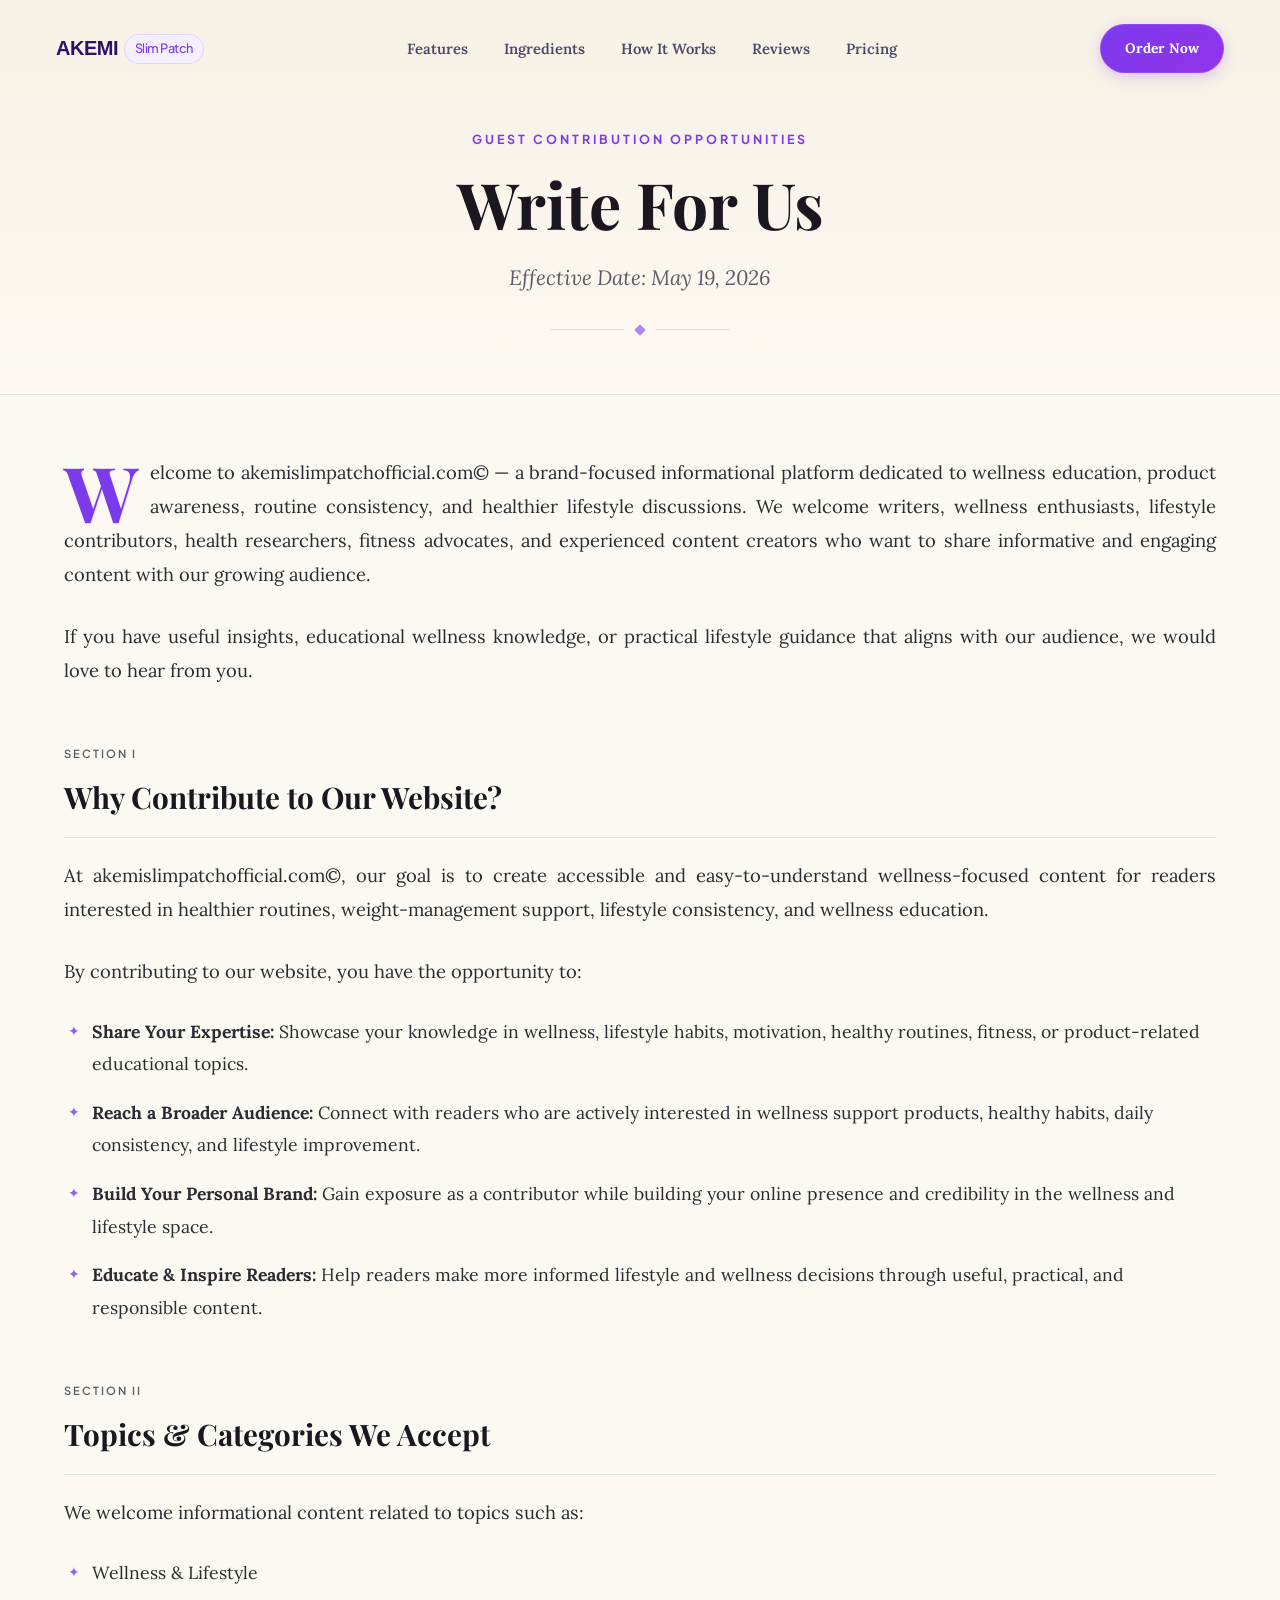
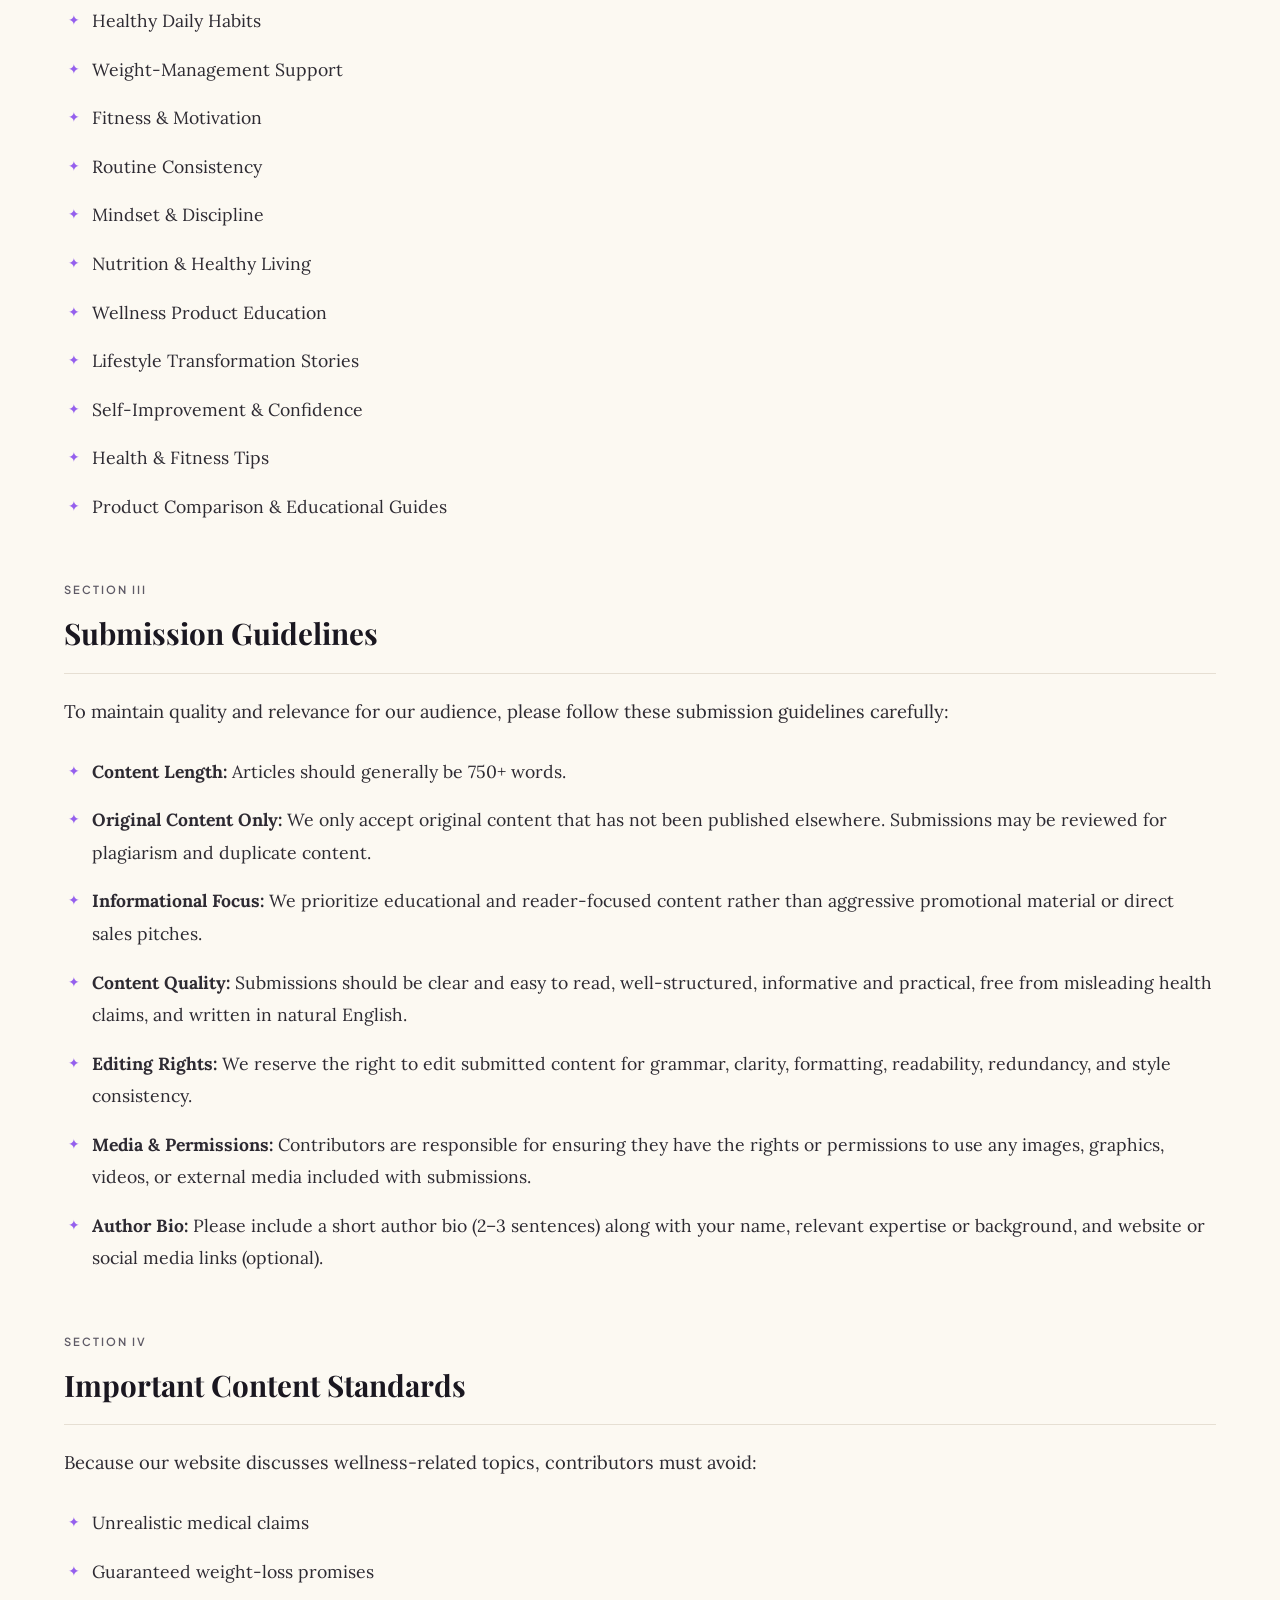
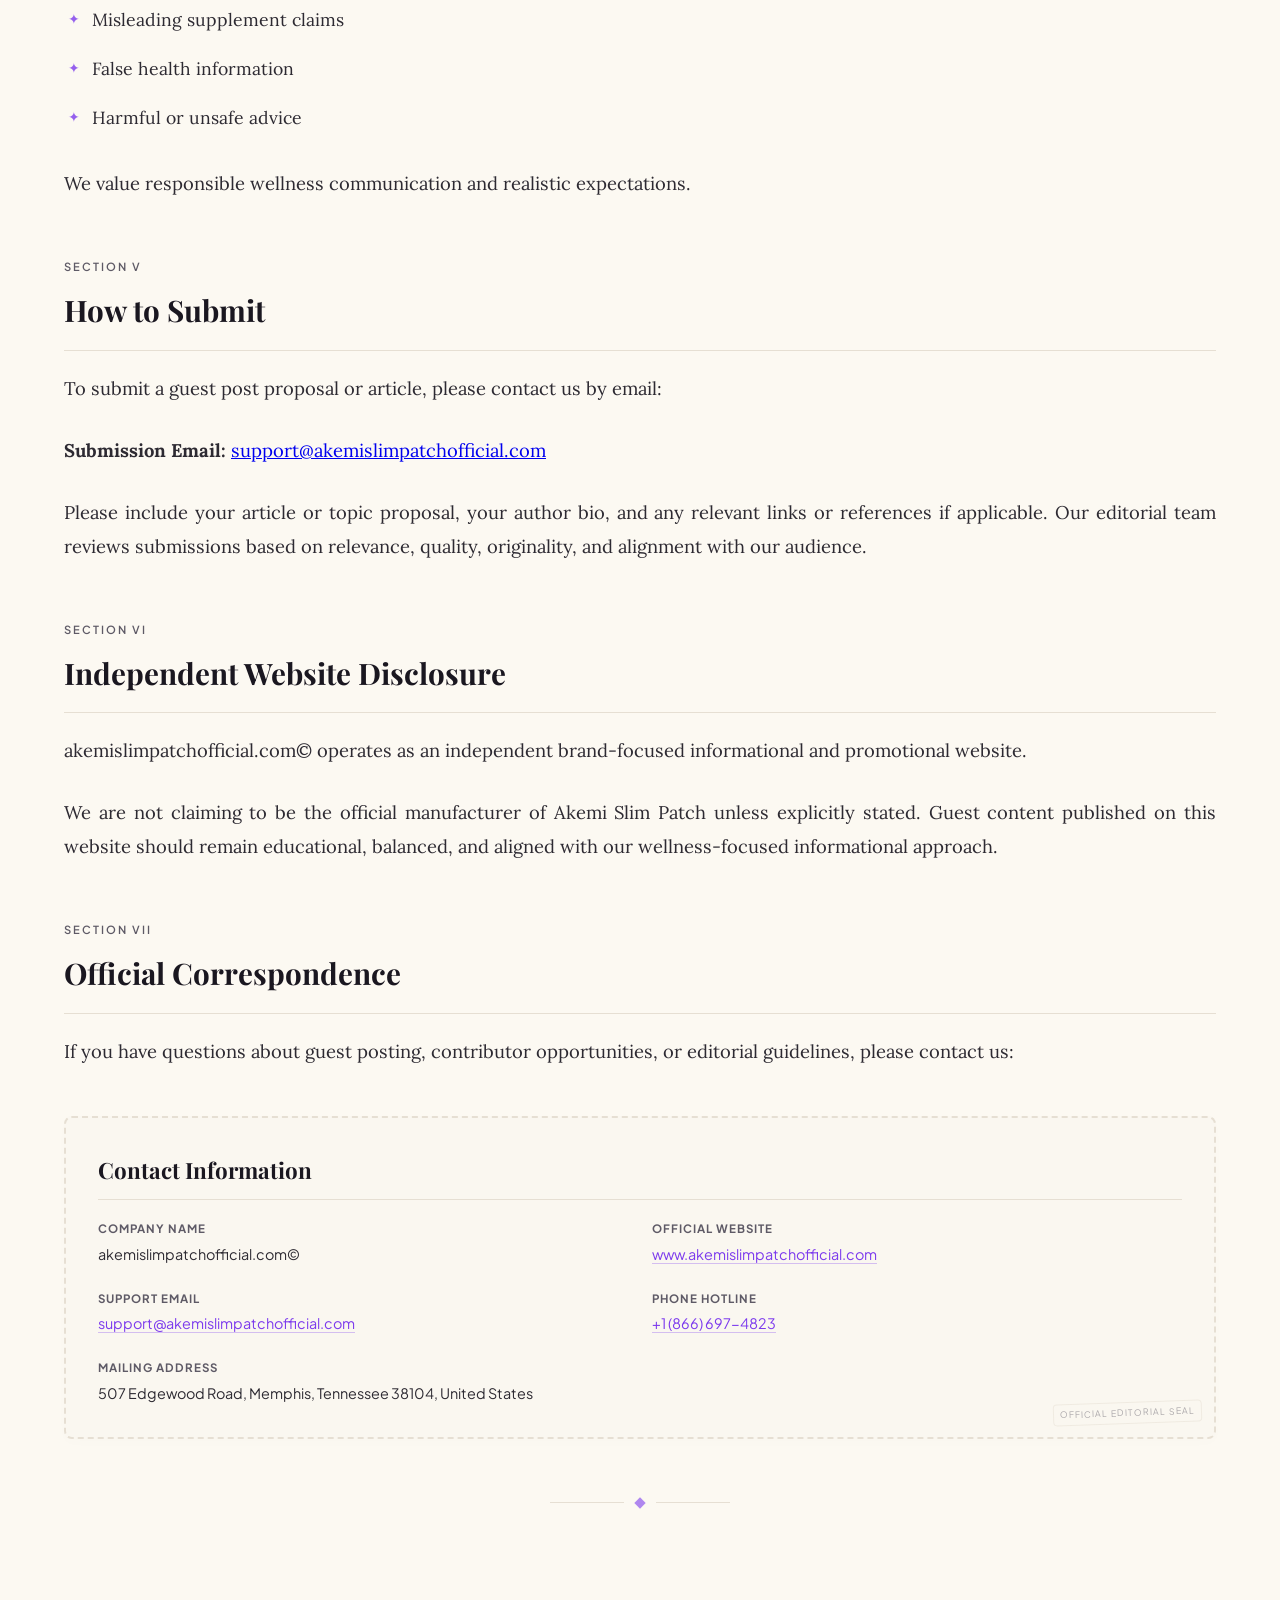
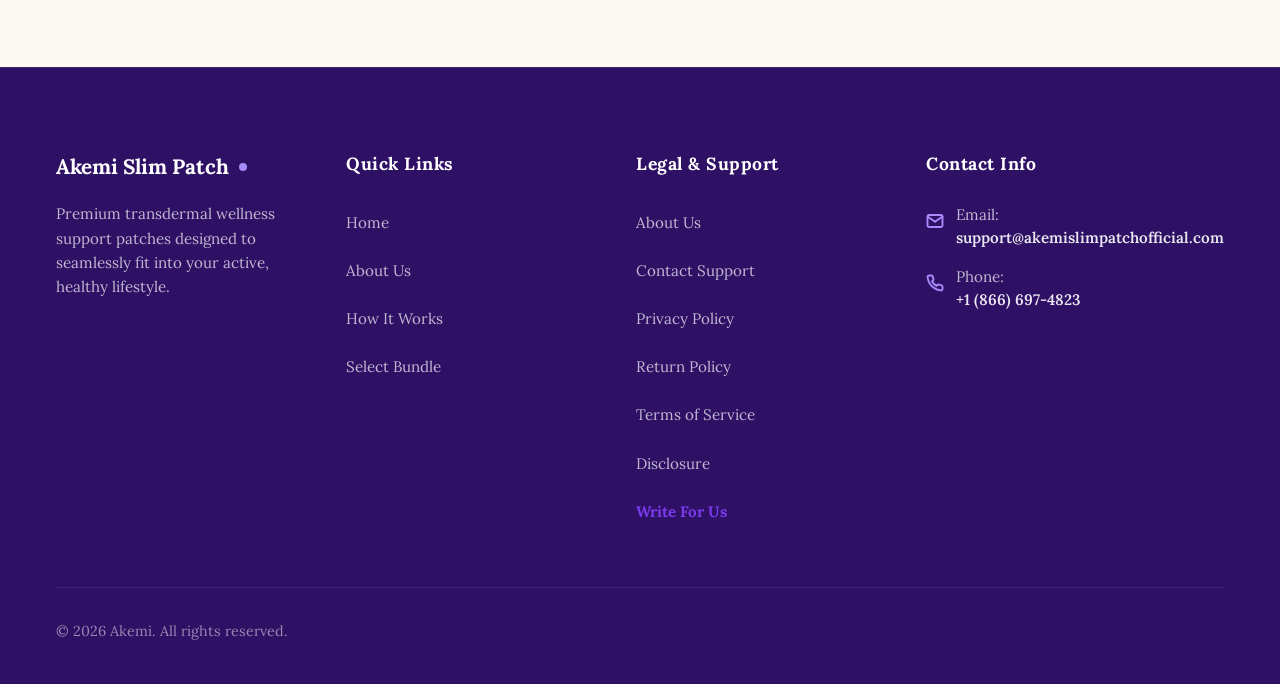
<file: write-for-us.html>
<!DOCTYPE html>
<html lang="en">

<head>
    <meta charset="UTF-8">
    <meta name="viewport" content="width=device-width, initial-scale=1.0">
    <meta name="description"
        content="Write for us at Akemi Slim Patch. Learn about our guest post submission guidelines, wellness and lifestyle topics, and editorial content standards.">
    <title>Write For Us | Akemi Slim Patch Guest Contribution Guidelines</title>
    
    <!-- Google Fonts for Editorial Elegance -->
    <link rel="preconnect" href="https://fonts.googleapis.com">
    <link rel="preconnect" href="https://fonts.gstatic.com" crossorigin>
    <link href="https://fonts.googleapis.com/css2?family=Lora:ital,wght@0,400;0,500;0,600;0,700;1,400;1,500&family=Playfair+Display:ital,wght@0,500;0,600;0,700;0,800;1,400;1,600&family=Plus+Jakarta+Sans:wght@400;500;600;700&display=swap" rel="stylesheet">
    
    <!-- Link existing style sheet for Header & Footer integration -->
    <link rel="stylesheet" href="style.css">

    <!-- Custom book-like light design styling -->
    <style>
        :root {
            --book-bg: #fcf9f2; /* Beautiful warm cream/linen book paper color */
            --book-text: #2d2a32; /* Deep charcoal/plum ink color */
            --book-muted: #5e5a66; /* Elegant soft slate/plum ink */
            --book-accent: #7c3aed; /* Brand purple */
            --book-accent-soft: #f4efff; /* Subtle lavender paper accent */
            --book-border: #e6dfd3; /* Soft warm paper border */
        }

        /* Override body styles for the Write For Us page to get that book feel */
        body.write-for-us-page {
            background-color: var(--book-bg);
            color: var(--book-text);
            font-family: 'Lora', Georgia, serif;
            line-height: 1.85;
            font-size: 1.15rem;
            -webkit-font-smoothing: antialiased;
        }

        /* Align page layout to cover-sheet design */
        .book-hero {
            padding: 120px 0 60px 0;
            background: linear-gradient(180deg, #f7f1e5 0%, var(--book-bg) 100%);
            border-bottom: 1px solid var(--book-border);
            text-align: center;
            position: relative;
        }

        .book-hero-container {
            max-width: 1200px;
            margin: 0 auto;
            padding: 0 24px;
        }

        .book-chapter-label {
            font-family: 'Plus Jakarta Sans', sans-serif;
            font-size: 0.78rem;
            font-weight: 700;
            text-transform: uppercase;
            letter-spacing: 3px;
            color: var(--book-accent);
            margin-bottom: 16px;
            display: inline-block;
        }

        .book-hero-title {
            font-family: 'Playfair Display', Georgia, serif;
            font-size: clamp(2.5rem, 5vw, 4.2rem);
            font-weight: 700;
            line-height: 1.15;
            color: #1a1720;
            margin-bottom: 20px;
        }

        .book-hero-subtitle {
            font-family: 'Lora', Georgia, serif;
            font-size: 1.3rem;
            font-style: italic;
            color: var(--book-muted);
            max-width: 900px;
            margin: 0 auto 32px auto;
            line-height: 1.6;
        }

        /* Editorial separator rule */
        .book-separator {
            display: flex;
            align-items: center;
            justify-content: center;
            margin: 0 auto;
            width: 180px;
            gap: 12px;
        }

        .book-separator::before,
        .book-separator::after {
            content: '';
            height: 1px;
            background-color: var(--book-border);
            flex-grow: 1;
        }

        .book-separator-diamond {
            width: 8px;
            height: 8px;
            background-color: var(--book-accent);
            transform: rotate(45deg);
            opacity: 0.6;
        }

        /* Main reading body */
        .book-content-section {
            padding: 60px 0 100px 0;
        }

        .book-container {
            max-width: 1200px;
            margin: 0 auto;
            padding: 0 24px;
        }

        /* Editorial typography & spacing */
        .book-paragraph {
            margin-bottom: 28px;
            text-align: justify;
        }

        /* Stylized Drop Cap for opening paragraph */
        .drop-cap-paragraph {
            position: relative;
        }

        .drop-cap {
            font-family: 'Playfair Display', Georgia, serif;
            font-size: 4.8rem;
            float: left;
            line-height: 0.8;
            margin-top: 6px;
            margin-right: 12px;
            color: var(--book-accent);
            font-weight: 700;
            text-shadow: 1px 1px 0px rgba(124, 58, 237, 0.1);
        }

        /* Section Headings styled as Editorial Chapter Titles */
        .chapter-title {
            font-family: 'Playfair Display', Georgia, serif;
            font-size: 1.85rem;
            font-weight: 700;
            color: #1a1720;
            margin-top: 56px;
            margin-bottom: 20px;
            position: relative;
            padding-bottom: 12px;
            border-bottom: 1px solid var(--book-border);
        }

        .chapter-number {
            display: block;
            font-family: 'Plus Jakarta Sans', sans-serif;
            font-size: 0.7rem;
            text-transform: uppercase;
            letter-spacing: 2px;
            color: var(--book-muted);
            margin-bottom: 6px;
            font-weight: 600;
        }

        /* Styled list items */
        .book-list {
            list-style: none;
            padding-left: 0;
            margin: 24px 0 32px 0;
        }

        .book-list-item {
            position: relative;
            padding-left: 28px;
            margin-bottom: 16px;
            font-size: 1.1rem;
        }

        .book-list-item::before {
            content: "✦";
            position: absolute;
            left: 4px;
            top: 2px;
            color: var(--book-accent);
            font-size: 0.9rem;
            opacity: 0.8;
        }

        /* Sidebar or boxed info container (Contact stamps) */
        .book-stamp-card {
            border: 2px dashed var(--book-border);
            background-color: #faf7f0;
            padding: 32px;
            border-radius: 8px;
            margin-top: 48px;
            box-shadow: 0 4px 12px rgba(0,0,0,0.01);
            position: relative;
        }

        .book-stamp-card::after {
            content: "OFFICIAL Editorial Seal";
            position: absolute;
            bottom: 12px;
            right: 12px;
            font-family: 'Plus Jakarta Sans', sans-serif;
            font-size: 0.55rem;
            text-transform: uppercase;
            letter-spacing: 1px;
            color: var(--book-muted);
            opacity: 0.5;
            border: 1px solid var(--book-border);
            padding: 2px 6px;
            border-radius: 4px;
            transform: rotate(-2deg);
        }

        .book-stamp-title {
            font-family: 'Playfair Display', Georgia, serif;
            font-size: 1.4rem;
            font-weight: 700;
            color: #1a1720;
            margin-bottom: 20px;
            border-bottom: 1px solid var(--book-border);
            padding-bottom: 8px;
        }

        .book-contact-grid {
            display: grid;
            grid-template-columns: 1fr 1fr;
            gap: 24px;
        }

        @media (max-width: 640px) {
            .book-contact-grid {
                grid-template-columns: 1fr;
                gap: 16px;
            }
        }

        .book-contact-item {
            font-family: 'Plus Jakarta Sans', sans-serif;
            font-size: 0.9rem;
            line-height: 1.6;
        }

        .book-contact-label {
            font-weight: 700;
            color: var(--book-muted);
            display: block;
            font-size: 0.72rem;
            text-transform: uppercase;
            letter-spacing: 1px;
            margin-bottom: 4px;
        }

        .book-contact-value {
            color: var(--book-text);
            word-break: break-all;
        }

        .book-contact-value a {
            color: var(--book-accent);
            text-decoration: none;
            border-bottom: 1px solid rgba(124, 58, 237, 0.3);
            transition: all 0.2s ease;
        }

        .book-contact-value a:hover {
            border-color: var(--book-accent);
            background-color: rgba(124, 58, 237, 0.05);
        }

        /* Page navigation active style for footer links */
        .footer-link-active {
            color: var(--purple-primary) !important;
            font-weight: 700 !important;
        }

        /* Simple responsive overrides for Lora typography on mobile */
        @media (max-width: 640px) {
            body.write-for-us-page {
                font-size: 1.05rem;
                line-height: 1.75;
            }
            .book-hero {
                padding: 100px 0 40px 0;
            }
            .book-hero-title {
                font-size: 2.2rem;
            }
            .book-paragraph {
                text-align: left; /* Avoid awkward justification on tiny screens */
            }
            .drop-cap {
                font-size: 4rem;
                margin-right: 8px;
            }
        }
    </style>

    <link rel="canonical" href="https://www.akemislimpatchofficial.com/write-for-us.html">
    
    <meta name="keywords" content="Akemi Slim Patch, weight loss patch, slim patch, wellness patch, weight management support">
    <meta name="author" content="Akemi Slim Patch Official">
    <link rel="icon" type="image/png" href="/favicon.png">
    
    <!-- Open Graph / Social -->
    <meta property="og:type" content="website">
    <meta property="og:image" content="https://www.akemislimpatchofficial.com/images/akemi_slim_patch_box.webp">
    
    <!-- Twitter -->
    <meta property="twitter:card" content="summary_large_image">
    <meta property="twitter:image" content="https://www.akemislimpatchofficial.com/images/akemi_slim_patch_box.webp">

    <meta property="og:url" content="https://www.akemislimpatchofficial.com/write-for-us.html">
    <meta property="og:title" content="Write For Us | Akemi Slim Patch Guest Contribution Guidelines">
    <meta property="og:description" content="Write for us at Akemi Slim Patch. Learn about our guest post submission guidelines, wellness and lifestyle topics, and editorial content standards.">
    <meta property="twitter:url" content="https://www.akemislimpatchofficial.com/write-for-us.html">
    <meta property="twitter:title" content="Write For Us | Akemi Slim Patch Guest Contribution Guidelines">
    <meta property="twitter:description" content="Write for us at Akemi Slim Patch. Learn about our guest post submission guidelines, wellness and lifestyle topics, and editorial content standards.">

    <!-- JSON-LD Schema -->
    <script type="application/ld+json">
    {
      "@context": "https://schema.org",
      "@type": "WebPage",
      "name": "Write For Us | Akemi Slim Patch Guest Contribution Guidelines",
      "url": "https://www.akemislimpatchofficial.com/write-for-us.html"
    }
    </script>

</head>

<body class="write-for-us-page">
    <!-- Header/Navbar -->
    <header class="header">
        <div class="nav-container">
            <!-- Logo -->
            <a href="index.html" class="nav-logo">
                <span class="nav-logo-text">AKEMI <span class="nav-logo-sub">Slim Patch</span></span>
            </a>

            <!-- Desktop Navigation Links pointing to Home Page sections -->
            <nav class="nav-menu">
                <a href="index.html#features" class="nav-link">Features</a>
                <a href="index.html#ingredients" class="nav-link">Ingredients</a>
                <a href="index.html#how-it-works" class="nav-link">How It Works</a>
                <a href="index.html#reviews" class="nav-link">Reviews</a>
                <a href="index.html#pricing" class="nav-link">Pricing</a>
            </nav>

            <!-- Actions (CTA & Toggle) -->
            <div class="nav-actions">
                <a href="https://secureofficialsite.store/akemi-slim-patch" class="nav-cta-btn">Order Now</a>
                <button class="nav-toggle" aria-label="Toggle Menu">
                    <span class="hamburger-line"></span>
                    <span class="hamburger-line"></span>
                    <span class="hamburger-line"></span>
                </button>
            </div>
        </div>

        <!-- Mobile Navigation Menu Overlay -->
        <div class="mobile-nav-overlay">
            <nav class="mobile-nav-menu">
                <a href="index.html#features" class="mobile-nav-link">Features</a>
                <a href="index.html#ingredients" class="mobile-nav-link">Ingredients</a>
                <a href="index.html#how-it-works" class="mobile-nav-link">How It Works</a>
                <a href="index.html#reviews" class="mobile-nav-link">Reviews</a>
                <a href="index.html#pricing" class="mobile-nav-link">Pricing</a>
                <a href="https://secureofficialsite.store/akemi-slim-patch" class="mobile-nav-cta">Order Now</a>
            </nav>
        </div>
    </header>

    <!-- Page Header (Editorial Cover layout) -->
    <section class="book-hero">
        <div class="book-hero-container">
            <span class="book-chapter-label">Guest Contribution Opportunities</span>
            <h1 class="book-hero-title">Write For Us</h1>
            <p class="book-hero-subtitle">
                Effective Date: May 19, 2026
            </p>
            <div class="book-separator">
                <span class="book-separator-diamond"></span>
            </div>
        </div>
    </section>

    <!-- Book Reading Content Section -->
    <section class="book-content-section">
        <div class="book-container">
            
            <!-- Opening Paragraph -->
            <p class="book-paragraph drop-cap-paragraph">
                <span class="drop-cap">W</span>elcome to akemislimpatchofficial.com© — a brand-focused informational platform dedicated to wellness education, product awareness, routine consistency, and healthier lifestyle discussions. We welcome writers, wellness enthusiasts, lifestyle contributors, health researchers, fitness advocates, and experienced content creators who want to share informative and engaging content with our growing audience.
            </p>

            <p class="book-paragraph">
                If you have useful insights, educational wellness knowledge, or practical lifestyle guidance that aligns with our audience, we would love to hear from you.
            </p>

            <!-- Section 1: Why Contribute -->
            <h2 class="chapter-title">
                <span class="chapter-number">Section I</span>
                Why Contribute to Our Website?
            </h2>
            
            <p class="book-paragraph">
                At akemislimpatchofficial.com©, our goal is to create accessible and easy-to-understand wellness-focused content for readers interested in healthier routines, weight-management support, lifestyle consistency, and wellness education.
            </p>
            <p class="book-paragraph">
                By contributing to our website, you have the opportunity to:
            </p>
            <ul class="book-list">
                <li class="book-list-item"><strong>Share Your Expertise:</strong> Showcase your knowledge in wellness, lifestyle habits, motivation, healthy routines, fitness, or product-related educational topics.</li>
                <li class="book-list-item"><strong>Reach a Broader Audience:</strong> Connect with readers who are actively interested in wellness support products, healthy habits, daily consistency, and lifestyle improvement.</li>
                <li class="book-list-item"><strong>Build Your Personal Brand:</strong> Gain exposure as a contributor while building your online presence and credibility in the wellness and lifestyle space.</li>
                <li class="book-list-item"><strong>Educate &amp; Inspire Readers:</strong> Help readers make more informed lifestyle and wellness decisions through useful, practical, and responsible content.</li>
            </ul>

            <!-- Section 2: Topics We Accept -->
            <h2 class="chapter-title">
                <span class="chapter-number">Section II</span>
                Topics &amp; Categories We Accept
            </h2>
            
            <p class="book-paragraph">
                We welcome informational content related to topics such as:
            </p>
            <ul class="book-list">
                <li class="book-list-item">Wellness &amp; Lifestyle</li>
                <li class="book-list-item">Healthy Daily Habits</li>
                <li class="book-list-item">Weight-Management Support</li>
                <li class="book-list-item">Fitness &amp; Motivation</li>
                <li class="book-list-item">Routine Consistency</li>
                <li class="book-list-item">Mindset &amp; Discipline</li>
                <li class="book-list-item">Nutrition &amp; Healthy Living</li>
                <li class="book-list-item">Wellness Product Education</li>
                <li class="book-list-item">Lifestyle Transformation Stories</li>
                <li class="book-list-item">Self-Improvement &amp; Confidence</li>
                <li class="book-list-item">Health &amp; Fitness Tips</li>
                <li class="book-list-item">Product Comparison &amp; Educational Guides</li>
            </ul>

            <!-- Section 3: Submission Guidelines -->
            <h2 class="chapter-title">
                <span class="chapter-number">Section III</span>
                Submission Guidelines
            </h2>
            
            <p class="book-paragraph">
                To maintain quality and relevance for our audience, please follow these submission guidelines carefully:
            </p>
            <ul class="book-list">
                <li class="book-list-item"><strong>Content Length:</strong> Articles should generally be 750+ words.</li>
                <li class="book-list-item"><strong>Original Content Only:</strong> We only accept original content that has not been published elsewhere. Submissions may be reviewed for plagiarism and duplicate content.</li>
                <li class="book-list-item"><strong>Informational Focus:</strong> We prioritize educational and reader-focused content rather than aggressive promotional material or direct sales pitches.</li>
                <li class="book-list-item"><strong>Content Quality:</strong> Submissions should be clear and easy to read, well-structured, informative and practical, free from misleading health claims, and written in natural English.</li>
                <li class="book-list-item"><strong>Editing Rights:</strong> We reserve the right to edit submitted content for grammar, clarity, formatting, readability, redundancy, and style consistency.</li>
                <li class="book-list-item"><strong>Media &amp; Permissions:</strong> Contributors are responsible for ensuring they have the rights or permissions to use any images, graphics, videos, or external media included with submissions.</li>
                <li class="book-list-item"><strong>Author Bio:</strong> Please include a short author bio (2–3 sentences) along with your name, relevant expertise or background, and website or social media links (optional).</li>
            </ul>

            <!-- Section 4: Important Content Standards -->
            <h2 class="chapter-title">
                <span class="chapter-number">Section IV</span>
                Important Content Standards
            </h2>
            
            <p class="book-paragraph">
                Because our website discusses wellness-related topics, contributors must avoid:
            </p>
            <ul class="book-list">
                <li class="book-list-item">Unrealistic medical claims</li>
                <li class="book-list-item">Guaranteed weight-loss promises</li>
                <li class="book-list-item">Misleading supplement claims</li>
                <li class="book-list-item">False health information</li>
                <li class="book-list-item">Harmful or unsafe advice</li>
            </ul>
            <p class="book-paragraph">
                We value responsible wellness communication and realistic expectations.
            </p>

            <!-- Section 5: How to Submit -->
            <h2 class="chapter-title">
                <span class="chapter-number">Section V</span>
                How to Submit
            </h2>
            
            <p class="book-paragraph">
                To submit a guest post proposal or article, please contact us by email:
            </p>
            <p class="book-paragraph">
                <strong>Submission Email:</strong> <a href="mailto:support@akemislimpatchofficial.com">support@akemislimpatchofficial.com</a>
            </p>
            <p class="book-paragraph">
                Please include your article or topic proposal, your author bio, and any relevant links or references if applicable. Our editorial team reviews submissions based on relevance, quality, originality, and alignment with our audience.
            </p>

            <!-- Section 6: Independent Website Disclosure -->
            <h2 class="chapter-title">
                <span class="chapter-number">Section VI</span>
                Independent Website Disclosure
            </h2>
            
            <p class="book-paragraph">
                akemislimpatchofficial.com© operates as an independent brand-focused informational and promotional website.
            </p>
            <p class="book-paragraph">
                We are not claiming to be the official manufacturer of Akemi Slim Patch unless explicitly stated. Guest content published on this website should remain educational, balanced, and aligned with our wellness-focused informational approach.
            </p>

            <!-- Section 7: Contact Info -->
            <h2 class="chapter-title">
                <span class="chapter-number">Section VII</span>
                Official Correspondence
            </h2>
            
            <p class="book-paragraph">
                If you have questions about guest posting, contributor opportunities, or editorial guidelines, please contact us:
            </p>

            <!-- Correspondence Post Stamp / Info box -->
            <div class="book-stamp-card">
                <h3 class="book-stamp-title">Contact Information</h3>
                <div class="book-contact-grid">
                    <div class="book-contact-item">
                        <span class="book-contact-label">Company Name</span>
                        <span class="book-contact-value">akemislimpatchofficial.com©</span>
                    </div>
                    <div class="book-contact-item">
                        <span class="book-contact-label">Official Website</span>
                        <span class="book-contact-value"><a href="https://www.akemislimpatchofficial.com" target="_blank" rel="noopener">www.akemislimpatchofficial.com</a></span>
                    </div>
                    <div class="book-contact-item">
                        <span class="book-contact-label">Support Email</span>
                        <span class="book-contact-value"><a href="mailto:support@akemislimpatchofficial.com">support@akemislimpatchofficial.com</a></span>
                    </div>
                    <div class="book-contact-item">
                        <span class="book-contact-label">Phone Hotline</span>
                        <span class="book-contact-value"><a href="tel:+18666974823">+1 (866) 697-4823</a></span>
                    </div>
                    <div class="book-contact-item" style="grid-column: span 2;">
                        <span class="book-contact-label">Mailing Address</span>
                        <span class="book-contact-value">507 Edgewood Road, Memphis, Tennessee 38104, United States</span>
                    </div>
                </div>
            </div>

            <div class="book-separator" style="margin-top: 60px; margin-bottom: 60px;">
                <span class="book-separator-diamond"></span>
            </div>

        </div>
    </section>

    <!-- Footer Section -->
    <footer class="footer">
        <div class="footer-container">
            <div class="footer-grid">
                <!-- Column 1: Brand Info -->
                <div class="footer-column">
                    <a href="index.html" class="footer-logo">
                        <span>Akemi Slim Patch</span>
                        <div class="footer-logo-dot"></div>
                    </a>
                    <p class="footer-tagline">
                        Premium transdermal wellness support patches designed to seamlessly fit into your active, healthy lifestyle.
                    </p>
                </div>

                <!-- Column 2: Quick Links -->
                <div class="footer-column">
                    <h3>Quick Links</h3>
                    <ul class="footer-links-list">
                        <li><a href="index.html" class="footer-link">Home</a></li>
                        <li><a href="about.html" class="footer-link">About Us</a></li>
                        <li><a href="index.html#how-it-works" class="footer-link">How It Works</a></li>
                        <li><a href="index.html#pricing" class="footer-link">Select Bundle</a></li>
                    </ul>
                </div>

                <!-- Column 3: Legal & Help -->
                <div class="footer-column">
                    <h3>Legal & Support</h3>
                    <ul class="footer-links-list">
                        <li><a href="about.html" class="footer-link">About Us</a></li>
                        <li><a href="contact.html" class="footer-link">Contact Support</a></li>
                        <li><a href="privacy.html" class="footer-link">Privacy Policy</a></li>
                        <li><a href="returns.html" class="footer-link">Return Policy</a></li>
                        <li><a href="terms.html" class="footer-link">Terms of Service</a></li>
                        <li><a href="disclosure.html" class="footer-link">Disclosure</a></li>
                        <li><a href="write-for-us.html" class="footer-link footer-link-active">Write For Us</a></li>
                    </ul>
                </div>

                <!-- Column 4: Contact Info -->
                <div class="footer-column">
                    <h3>Contact Info</h3>
                    <div class="footer-contact-info">
                        <div class="footer-contact-item">
                            <div class="footer-contact-icon">
                                <svg width="18" height="18" viewBox="0 0 24 24" fill="none" stroke="currentColor" stroke-width="2.5" stroke-linecap="round" stroke-linejoin="round">
                                    <path d="M4 4h16c1.1 0 2 .9 2 2v12c0 1.1-.9 2-2 2H4c-1.1 0-2-.9-2-2V6c0-1.1.9-2 2-2z"></path>
                                    <polyline points="22,6 12,13 2,6"></polyline>
                                </svg>
                            </div>
                            <div class="footer-contact-text">
                                <span>Email:</span><br>
                                <a href="mailto:support@akemislimpatchofficial.com" class="footer-contact-link">support@akemislimpatchofficial.com</a>
                            </div>
                        </div>
                        <div class="footer-contact-item">
                            <div class="footer-contact-icon">
                                <svg width="18" height="18" viewBox="0 0 24 24" fill="none" stroke="currentColor" stroke-width="2.5" stroke-linecap="round" stroke-linejoin="round">
                                    <path d="M22 16.92v3a2 2 0 0 1-2.18 2 19.79 19.79 0 0 1-8.63-3.07 19.5 19.5 0 0 1-6-6 19.79 19.79 0 0 1-3.07-8.67A2 2 0 0 1 4.11 2h3a2 2 0 0 1 2 1.72 12.84 12.84 0 0 0 .7 2.81 2 2 0 0 1-.45 2.11L8.09 9.91a16 16 0 0 0 6 6l1.27-1.27a2 2 0 0 1 2.11-.45 12.84 12.84 0 0 0 2.81.7A2 2 0 0 1 22 16.92z"></path>
                                </svg>
                            </div>
                            <div class="footer-contact-text">
                                <span>Phone:</span><br>
                                <a href="tel:+18666974823" class="footer-contact-link">+1 (866) 697-4823</a>
                            </div>
                        </div>
                    </div>
                </div>
            </div>

            <hr class="footer-divider">

            <div class="footer-bottom">
                <p class="footer-copyright">
                    © 2026 Akemi. All rights reserved.
                </p>
            </div>
        </div>
    </footer>

    <!-- Interactive script loader (sticky nav, mobile menu etc.) -->
    <script src="script.js"></script>
</body>

</html>
</file>
<file: style.css>
@import url('https://fonts.googleapis.com/css2?family=Plus+Jakarta+Sans:wght@400;500;600;700;800&display=swap');

/* ===== CSS Reset & Base ===== */
*,
*::before,
*::after {
    margin: 0;
    padding: 0;
    box-sizing: border-box;
}

:root {
    --purple-primary: #7c3aed;
    --purple-dark: #5b21b6;
    --purple-light: #a78bfa;
    --purple-lighter: #c4b5fd;
    --purple-bg: #f5f0ff;
    --purple-bg-soft: #faf7ff;
    --purple-gradient: linear-gradient(135deg, #7c3aed 0%, #9333ea 100%);
    --text-dark: #2e1065;
    /* Deep elegant purple instead of black */
    --text-body: #4a4a68;
    --text-muted: #7c7c9a;
    --white: #ffffff;
    --border-light: #e8e0f4;
    --shadow-sm: 0 2px 8px rgba(124, 58, 237, 0.08);
    --shadow-md: 0 4px 16px rgba(124, 58, 237, 0.12);
    --shadow-lg: 0 8px 32px rgba(124, 58, 237, 0.16);
    --shadow-card: 0 4px 20px rgba(124, 58, 237, 0.1);
    --radius-sm: 8px;
    --radius-md: 12px;
    --radius-lg: 16px;
    --radius-xl: 24px;
    --radius-full: 9999px;
}

html {
    font-size: 16px;
    -webkit-font-smoothing: antialiased;
    -moz-osx-font-smoothing: grayscale;
}

body {
    font-family: 'Plus Jakarta Sans', sans-serif;
    color: var(--text-dark);
    background: var(--white);
    line-height: 1.6;
    overflow-x: hidden;
}

/* ===== Hero Section ===== */
.hero {
    position: relative;
    min-height: 60vh;
    background: linear-gradient(160deg, #f8f4ff 0%, #f0e6ff 25%, #faf7ff 50%, var(--white) 75%);
    overflow: hidden;
    display: flex;
    align-items: center;
    padding: 25px 0;
}

/* Background blobs */
.hero-bg-blob {
    position: absolute;
    border-radius: 50%;
    filter: blur(80px);
    opacity: 0.45;
    pointer-events: none;
}

.hero-bg-blob--1 {
    width: 600px;
    height: 600px;
    background: radial-gradient(circle, rgba(167, 139, 250, 0.3) 0%, transparent 70%);
    top: -150px;
    left: -150px;
    animation: blobFloat 8s ease-in-out infinite;
}

.hero-bg-blob--2 {
    width: 500px;
    height: 500px;
    background: radial-gradient(circle, rgba(196, 181, 253, 0.3) 0%, transparent 70%);
    bottom: -100px;
    right: 15%;
    animation: blobFloat 10s ease-in-out infinite reverse;
}

/* Decorative wave at bottom */
.hero-bg-wave {
    position: absolute;
    bottom: 0;
    left: 0;
    width: 100%;
    height: 120px;
    background: url("data:image/svg+xml,%3Csvg xmlns='http://www.w3.org/2000/svg' viewBox='0 0 1440 120'%3E%3Cpath fill='%23f5f0ff' fill-opacity='0.5' d='M0,40 C360,100 720,0 1080,60 C1260,90 1380,40 1440,40 L1440,120 L0,120 Z'/%3E%3C/svg%3E") no-repeat bottom center;
    background-size: cover;
    pointer-events: none;
}

@keyframes blobFloat {

    0%,
    100% {
        transform: translate(0, 0) scale(1);
    }

    33% {
        transform: translate(20px, -20px) scale(1.05);
    }

    66% {
        transform: translate(-10px, 15px) scale(0.95);
    }
}

/* Container */
.hero-container {
    max-width: 1320px;
    margin: 0 auto;
    padding: 0 56px;
    display: flex;
    align-items: center;
    gap: 32px;
    position: relative;
    z-index: 2;
    width: 100%;
}

/* ===== Hero Content (Left) ===== */
.hero-content {
    flex: 1.15;
    max-width: 640px;
}

/* Trust Badge */
.hero-badge {
    display: inline-flex;
    align-items: center;
    gap: 8px;
    background: linear-gradient(135deg, rgba(124, 58, 237, 0.08) 0%, rgba(167, 139, 250, 0.12) 100%);
    border: 1.5px solid rgba(124, 58, 237, 0.2);
    color: var(--purple-primary);
    font-size: 0.68rem;
    font-weight: 700;
    letter-spacing: 1.5px;
    padding: 8px 20px;
    border-radius: var(--radius-full);
    margin-bottom: 16px;
    animation: fadeInUp 0.6s ease-out;
}

.hero-badge-icon {
    flex-shrink: 0;
}

/* Main Heading */
.hero-heading {
    font-family: 'Inter', sans-serif;
    font-size: clamp(2rem, 4vw, 3.8rem);
    font-weight: 800;
    line-height: 1.15;
    color: var(--text-dark);
    margin-bottom: 14px;
    letter-spacing: -1px;
    animation: fadeInUp 0.6s ease-out 0.1s both;
}

.hero-heading-italic {
    font-family: 'Playfair Display', Georgia, serif;
    font-style: italic;
    font-weight: 700;
    color: var(--purple-primary);
    display: block;
}

.hero-heading-underline {
    position: relative;
    display: block;
    width: fit-content;
}

.hero-heading-underline::after {
    content: '';
    position: absolute;
    bottom: -4px;
    left: 0;
    width: 100%;
    height: 12px;
    background: url("data:image/svg+xml,%3Csvg xmlns='http://www.w3.org/2000/svg' viewBox='0 0 200 12' preserveAspectRatio='none'%3E%3Cpath d='M2 8 C30 2, 50 10, 80 6 S130 2, 160 7 S185 10, 198 5' stroke='%23a78bfa' stroke-width='2.5' stroke-linecap='round' fill='none'/%3E%3C/svg%3E") no-repeat center;
    background-size: 100% 100%;
}

/* Description */
.hero-description {
    font-size: 0.95rem;
    color: var(--text-body);
    line-height: 1.8;
    margin-bottom: 20px;
    max-width: 520px;
    animation: fadeInUp 0.6s ease-out 0.2s both;
}

/* ===== Feature Chips ===== */
.hero-features {
    display: flex;
    gap: 12px;
    flex-wrap: nowrap;
    margin-bottom: 14px;
    animation: fadeInUp 0.6s ease-out 0.3s both;
}

.hero-feature-chip {
    display: flex;
    align-items: center;
    gap: 10px;
    background: var(--white);
    border: 1.5px solid var(--border-light);
    border-radius: var(--radius-md);
    padding: 12px 16px;
    transition: all 0.3s ease;
    cursor: default;
    flex: 0 0 auto;
}

.hero-feature-chip:hover {
    border-color: var(--purple-light);
    box-shadow: var(--shadow-sm);
    transform: translateY(-2px);
}

.hero-feature-icon {
    width: 34px;
    height: 34px;
    display: flex;
    align-items: center;
    justify-content: center;
    background: var(--purple-bg);
    border-radius: var(--radius-sm);
    color: var(--purple-primary);
    flex-shrink: 0;
}

.hero-feature-text {
    display: flex;
    flex-direction: column;
}

.hero-feature-label {
    font-size: 0.8rem;
    font-weight: 600;
    color: var(--text-dark);
    line-height: 1.2;
    white-space: nowrap;
}

.hero-feature-sublabel {
    font-size: 0.72rem;
    color: var(--text-muted);
    line-height: 1.3;
    white-space: nowrap;
}

/* ===== Trust Row ===== */
.hero-trust-row {
    display: flex;
    align-items: center;
    gap: 16px;
    margin-bottom: 18px;
    animation: fadeInUp 0.6s ease-out 0.35s both;
}

.hero-trust-item {
    display: flex;
    align-items: center;
    gap: 6px;
    color: var(--text-muted);
    font-size: 0.76rem;
    font-weight: 500;
    white-space: nowrap;
}

.hero-trust-item svg {
    color: var(--purple-light);
    flex-shrink: 0;
}

.hero-trust-divider {
    width: 1px;
    height: 20px;
    background: var(--border-light);
}

/* ===== CTA Buttons ===== */
.hero-cta {
    display: flex;
    gap: 16px;
    align-items: center;
    flex-wrap: wrap;
    animation: fadeInUp 0.6s ease-out 0.4s both;
}

.hero-btn {
    display: inline-flex;
    align-items: center;
    gap: 10px;
    font-family: 'Inter', sans-serif;
    font-size: 0.88rem;
    font-weight: 600;
    text-decoration: none;
    border-radius: var(--radius-full);
    padding: 16px 32px;
    transition: all 0.35s cubic-bezier(0.4, 0, 0.2, 1);
    cursor: pointer;
    border: none;
    position: relative;
    overflow: hidden;
}

.hero-btn--primary {
    background: var(--purple-gradient);
    color: var(--white);
    box-shadow: 0 4px 20px rgba(124, 58, 237, 0.35);
}

.hero-btn--primary:hover {
    box-shadow: 0 6px 28px rgba(124, 58, 237, 0.5);
    transform: translateY(-2px);
}

.hero-btn--primary:active {
    transform: translateY(0);
}

.hero-btn-arrow {
    transition: transform 0.3s ease;
}

.hero-btn--primary:hover .hero-btn-arrow {
    transform: translateX(4px);
}

.hero-btn--secondary {
    background: var(--white);
    color: var(--text-dark);
    border: 1.5px solid var(--border-light);
    box-shadow: var(--shadow-sm);
}

.hero-btn--secondary:hover {
    border-color: var(--purple-light);
    box-shadow: var(--shadow-md);
    transform: translateY(-2px);
    color: var(--purple-primary);
}

.hero-btn--secondary svg {
    color: var(--purple-primary);
}

/* ===== Hero Image Area (Right) ===== */
.hero-image-area {
    flex: 1;
    position: relative;
    display: flex;
    justify-content: center;
    align-items: center;
    min-height: 390px;
    animation: fadeInRight 0.8s ease-out 0.3s both;
}

/* Large purple/lavender decorative circle behind the image */
.hero-image-area::before {
    content: '';
    position: absolute;
    width: 90%;
    max-width: 520px;
    aspect-ratio: 1;
    border-radius: 50%;
    background: rgba(210, 195, 255, 0.4);
    top: 50%;
    left: 50%;
    transform: translate(-45%, -48%);
    z-index: 0;
    pointer-events: none;
}

/* Decorative squiggle/wave elements around the image */
.hero-image-area::after {
    content: '';
    position: absolute;
    width: 200px;
    height: 60px;
    top: 35%;
    left: -20px;
    background: url("data:image/svg+xml,%3Csvg xmlns='http://www.w3.org/2000/svg' viewBox='0 0 200 60' fill='none'%3E%3Cpath d='M10 30 C30 10, 50 50, 70 30 S110 10, 130 30 S170 50, 190 30' stroke='%23c4b5fd' stroke-width='2.5' stroke-linecap='round' fill='none' opacity='0.5'/%3E%3Cpath d='M10 40 C30 20, 50 60, 70 40 S110 20, 130 40 S170 60, 190 40' stroke='%23e8e0f4' stroke-width='2' stroke-linecap='round' fill='none' opacity='0.4'/%3E%3C/svg%3E") no-repeat center;
    background-size: contain;
    z-index: 0;
    pointer-events: none;
}

.hero-image-wrapper {
    position: relative;
    z-index: 1;
}

.hero-image {
    display: block;
    width: 100%;
    max-width: 410px;
    height: auto;
    filter: drop-shadow(0 20px 40px rgba(124, 58, 237, 0.08));
}

/* ===== Floating Cards ===== */
.hero-float-card {
    position: absolute;
    display: flex;
    align-items: center;
    gap: 12px;
    background: var(--white);
    border-radius: var(--radius-lg);
    padding: 14px 20px;
    box-shadow: 0 8px 30px rgba(124, 58, 237, 0.12);
    z-index: 3;
    animation: floatCard 4s ease-in-out infinite;
    border: 1px solid rgba(124, 58, 237, 0.08);
    backdrop-filter: blur(8px);
}

.hero-float-card--daily {
    top: 20px;
    right: 0;
    animation-delay: 0s;
}

.hero-float-card--guarantee {
    bottom: 15%;
    right: 0;
    animation-delay: 2s;
}

.hero-float-card-icon {
    width: 42px;
    height: 42px;
    display: flex;
    align-items: center;
    justify-content: center;
    border-radius: 50%;
    flex-shrink: 0;
}

.hero-float-card-icon--purple {
    background: var(--purple-gradient);
    color: var(--white);
}

.hero-float-card-icon--outline {
    background: var(--purple-bg);
    color: var(--purple-primary);
    border: 1.5px solid var(--border-light);
}

.hero-float-card-text {
    display: flex;
    flex-direction: column;
}

.hero-float-card-title {
    font-size: 0.88rem;
    font-weight: 700;
    color: var(--text-dark);
    line-height: 1.3;
    white-space: nowrap;
}

.hero-float-card-sub {
    font-size: 0.75rem;
    color: var(--text-muted);
    line-height: 1.3;
    white-space: nowrap;
}

@keyframes floatCard {

    0%,
    100% {
        transform: translateY(0);
    }

    50% {
        transform: translateY(-10px);
    }
}

/* ===== Animations ===== */
@keyframes fadeInUp {
    from {
        opacity: 0;
        transform: translateY(24px);
    }

    to {
        opacity: 1;
        transform: translateY(0);
    }
}

@keyframes fadeInRight {
    from {
        opacity: 0;
        transform: translateX(30px);
    }

    to {
        opacity: 1;
        transform: translateX(0);
    }
}

/* ===== Responsive ===== */
@media (max-width: 1100px) {
    .hero-heading {
        font-size: 2.8rem;
    }

    .hero-heading-italic {
        font-size: 2.7rem;
    }

    .hero-heading-underline {
        font-size: 2.8rem;
    }

    .hero-features {
        flex-wrap: wrap;
    }

    .hero-image {
        max-width: 380px;
    }

    .hero-image-area::before {
        width: 340px;
        height: 340px;
    }
}

@media (max-width: 1024px) {
    .hero-container {
        flex-direction: column-reverse;
        text-align: center;
        padding: 0 32px;
    }

    .hero-content {
        max-width: 100%;
        display: flex;
        flex-direction: column;
        align-items: center;
    }

    .hero-heading {
        font-size: 2.4rem;
    }

    .hero-heading-italic {
        font-size: 2.3rem;
    }

    .hero-heading-underline {
        font-size: 2.4rem;
    }

    .hero-description {
        max-width: 100%;
    }

    .hero-description br {
        display: none;
    }

    .hero-features {
        justify-content: center;
        flex-wrap: wrap;
    }

    .hero-trust-row {
        flex-wrap: wrap;
        justify-content: center;
    }

    .hero-cta {
        justify-content: center;
    }

    .hero-image-area {
        min-height: 400px;
    }

    .hero-image {
        max-width: 360px;
    }

    .hero-float-card--daily {
        top: 10px;
        right: 10%;
    }

    .hero-float-card--guarantee {
        bottom: 40px;
        right: 10%;
    }
}

@media (max-width: 640px) {
    .hero {
        padding: 24px 0;
    }

    .hero-container {
        padding: 0 20px;
        gap: 24px;
    }

    .hero-heading {
        font-size: 1.8rem;
    }

    .hero-heading-italic {
        font-size: 1.7rem;
    }

    .hero-heading-underline {
        font-size: 1.8rem;
    }

    .hero-features {
        gap: 8px;
    }

    .hero-feature-chip {
        padding: 10px 14px;
    }

    .hero-trust-row {
        flex-direction: column;
        gap: 8px;
    }

    .hero-trust-divider {
        display: none;
    }

    .hero-btn {
        padding: 14px 24px;
        font-size: 0.85rem;
        width: 100%;
        justify-content: center;
    }

    .hero-cta {
        flex-direction: column;
        width: 100%;
    }

    .hero-image-area {
        min-height: 300px;
    }

    .hero-image {
        max-width: 280px;
    }

    .hero-float-card--daily {
        top: 0;
        right: 0;
        scale: 0.85;
    }

    .hero-float-card--guarantee {
        bottom: 20px;
        right: 0;
        scale: 0.85;
    }

    .hero-image-area::before {
        width: 260px;
        height: 260px;
    }
}

/* ===== Product Specifications Section ===== */
.specs-section {
    padding: 100px 0;
    background: #ffffff;
    position: relative;
    overflow: hidden;
}

.specs-container {
    max-width: 1320px;
    margin: 0 auto;
    padding: 0 56px;
    display: flex;
    align-items: center;
    gap: 64px;
    width: 100%;
}

.specs-content {
    flex: 1.2;
}

.specs-heading {
    font-size: 2.6rem;
    font-weight: 800;
    color: var(--text-dark);
    margin-bottom: 16px;
    letter-spacing: -0.5px;
}

.specs-description {
    font-size: 1rem;
    color: var(--text-body);
    line-height: 1.75;
    margin-bottom: 32px;
}

/* Table styling */
.specs-table-wrapper {
    background: var(--purple-bg-soft);
    border-radius: var(--radius-lg);
    border: 1px solid var(--border-light);
    overflow: hidden;
    box-shadow: var(--shadow-sm);
}

.specs-table {
    width: 100%;
    border-collapse: collapse;
    text-align: left;
    font-size: 0.95rem;
}

.specs-table th,
.specs-table td {
    padding: 16px 24px;
    border-bottom: 1px solid var(--border-light);
}

.specs-table th {
    background: rgba(124, 58, 237, 0.05);
    color: var(--purple-primary);
    font-weight: 700;
    text-transform: uppercase;
    font-size: 0.8rem;
    letter-spacing: 1px;
}

.specs-table tbody tr:last-child td {
    border-bottom: none;
}

.specs-table td:first-child {
    color: var(--text-dark);
    font-weight: 600;
    width: 35%;
}

.specs-table td:last-child {
    color: var(--text-body);
}

/* Right Column - Image */
.specs-image-area {
    flex: 0.8;
    position: relative;
    display: flex;
    justify-content: center;
    align-items: center;
    min-height: 580px;
}

.specs-image-bg-circle {
    position: absolute;
    width: 95%;
    max-width: 520px;
    aspect-ratio: 1;
    border-radius: 50%;
    background: radial-gradient(circle, rgba(167, 139, 250, 0.22) 0%, rgba(196, 181, 253, 0.06) 70%, transparent 100%);
    z-index: 0;
    top: 50%;
    left: 50%;
    transform: translate(-50%, -42%);
}

.specs-image-wrapper {
    position: relative;
    z-index: 1;
    border-radius: var(--radius-xl);
    overflow: hidden;
    box-shadow: 0 20px 40px rgba(124, 58, 237, 0.12);
    border: 1px solid var(--border-light);
    width: 100%;
    max-width: 480px;
    transform: translateY(35px);
}

.specs-image {
    display: block;
    width: 100%;
    height: 550px;
    object-fit: cover;
    transition: transform 0.5s ease;
}

.specs-image-wrapper:hover .specs-image {
    transform: scale(1.03);
}

/* Responsive specs section */
@media (max-width: 1024px) {
    .specs-container {
        flex-direction: column;
        gap: 48px;
        padding: 0 32px;
    }

    .specs-content {
        width: 100%;
    }

    .specs-image-area {
        width: 100%;
        min-height: auto;
    }

    .specs-image-wrapper {
        max-width: 440px;
    }

    .specs-image {
        height: 440px;
    }
}

@media (max-width: 640px) {
    .specs-section {
        padding: 60px 0;
    }

    .specs-container {
        padding: 0 20px;
        gap: 32px;
    }

    .specs-heading {
        font-size: 2rem;
    }

    .specs-table th,
    .specs-table td {
        padding: 12px 16px;
    }

    .specs-table {
        font-size: 0.88rem;
    }

    .specs-image-wrapper {
        max-width: 100%;
    }

    .specs-image {
        height: 320px;
    }
}

/* ===== Product Overview Section ===== */
.overview-section {
    padding: 100px 0;
    background: var(--purple-bg-soft);
    position: relative;
    overflow: hidden;
}

.overview-container {
    max-width: 1320px;
    margin: 0 auto;
    padding: 0 56px;
    display: flex;
    align-items: center;
    gap: 80px;
    width: 100%;
}

.overview-image-area {
    flex: 1;
    position: relative;
    display: flex;
    justify-content: center;
    align-items: center;
}

.overview-image-bg-blob {
    position: absolute;
    width: 100%;
    max-width: 480px;
    aspect-ratio: 1;
    border-radius: 40% 60% 70% 30% / 40% 50% 60% 50%;
    background: linear-gradient(135deg, rgba(167, 139, 250, 0.3) 0%, rgba(196, 181, 253, 0.1) 100%);
    z-index: 0;
    animation: morphBlob 8s ease-in-out infinite alternate;
}

@keyframes morphBlob {
    0% {
        border-radius: 40% 60% 70% 30% / 40% 50% 60% 50%;
        transform: rotate(0deg);
    }

    100% {
        border-radius: 60% 40% 30% 70% / 60% 30% 70% 40%;
        transform: rotate(10deg);
    }
}

.overview-image-wrapper {
    position: relative;
    z-index: 1;
    border-radius: var(--radius-xl);
    overflow: hidden;
    box-shadow: 0 20px 40px rgba(124, 58, 237, 0.15);
    border: 1px solid var(--border-light);
    width: 100%;
    max-width: 500px;
}

.overview-image {
    display: block;
    width: 100%;
    height: 500px;
    object-fit: cover;
    transition: transform 0.5s ease;
}

.overview-image-wrapper:hover .overview-image {
    transform: scale(1.03);
}

.overview-content {
    flex: 1;
}

.overview-heading {
    font-size: 2.6rem;
    font-weight: 800;
    color: var(--text-dark);
    margin-bottom: 24px;
    letter-spacing: -0.5px;
}

.overview-text p {
    font-size: 1.05rem;
    color: var(--text-body);
    line-height: 1.8;
    margin-bottom: 20px;
}

.overview-text p:last-child {
    margin-bottom: 0;
}

/* Responsive */
@media (max-width: 1024px) {
    .overview-container {
        flex-direction: column;
        gap: 48px;
        padding: 0 32px;
    }
}

@media (max-width: 640px) {
    .overview-section {
        padding: 60px 0;
    }

    .overview-container {
        padding: 0 20px;
        gap: 40px;
    }

    .overview-heading {
        font-size: 2rem;
    }

    .overview-image {
        height: 350px;
    }
}

/* ===== Key Features Section ===== */
.features-section {
    padding: 100px 0;
    background: var(--white);
    position: relative;
    overflow: hidden;
}

.features-container {
    max-width: 1320px;
    margin: 0 auto;
    padding: 0 56px;
    text-align: center;
}

.features-header {
    margin-bottom: 56px;
}

.features-heading {
    font-size: 2.6rem;
    font-weight: 800;
    color: var(--text-dark);
    margin-bottom: 16px;
    letter-spacing: -0.5px;
}

.features-intro {
    font-size: 1.1rem;
    color: var(--text-body);
    line-height: 1.6;
    max-width: 640px;
    margin: 0 auto;
}

.features-subheading {
    font-size: 1.6rem;
    font-weight: 700;
    color: var(--purple-primary);
    margin-bottom: 40px;
}

.features-grid {
    display: grid;
    grid-template-columns: repeat(3, 1fr);
    gap: 32px;
    margin-bottom: 64px;
}

.feature-card {
    background: var(--purple-bg-soft);
    border: 1px solid var(--border-light);
    border-radius: var(--radius-lg);
    padding: 40px 32px;
    display: flex;
    flex-direction: column;
    align-items: center;
    transition: all 0.3s ease;
}

.feature-card:hover {
    transform: translateY(-5px);
    box-shadow: var(--shadow-md);
    border-color: var(--purple-light);
}

.feature-card-image-wrapper {
    width: 100%;
    height: 240px;
    border-radius: var(--radius-md);
    overflow: hidden;
    margin-bottom: 24px;
    box-shadow: var(--shadow-sm);
    border: 1px solid var(--border-light);
}

.feature-card-image {
    width: 100%;
    height: 100%;
    object-fit: cover;
    transition: transform 0.3s ease;
}

.feature-card:hover .feature-card-image {
    transform: scale(1.05);
}

.feature-card-text {
    font-size: 1.05rem;
    font-weight: 600;
    color: var(--text-dark);
    line-height: 1.5;
}

.features-footer {
    max-width: 840px;
    margin: 0 auto;
    padding-top: 40px;
    border-top: 1px solid var(--border-light);
}

.features-footer p {
    font-size: 1.1rem;
    color: var(--text-body);
    line-height: 1.8;
    font-style: italic;
}

/* Responsive */
@media (max-width: 900px) {
    .features-grid {
        grid-template-columns: repeat(2, 1fr);
    }
}

@media (max-width: 640px) {
    .features-section {
        padding: 60px 0;
    }

    .features-grid {
        grid-template-columns: 1fr;
    }

    .features-heading {
        font-size: 2rem;
    }

    .feature-card {
        padding: 32px 20px;
    }
}

/* ===== Patch Design & Technical Details Section ===== */
.tech-section {
    padding: 100px 0;
    background: var(--purple-bg-soft);
    position: relative;
    overflow: hidden;
}

.tech-container {
    max-width: 1320px;
    margin: 0 auto;
    padding: 0 56px;
    display: flex;
    align-items: center;
    gap: 80px;
    width: 100%;
}

.tech-content {
    flex: 1.2;
}

.tech-heading {
    font-size: 2.6rem;
    font-weight: 800;
    color: var(--text-dark);
    margin-bottom: 24px;
    letter-spacing: -0.5px;
}

.tech-text p {
    font-size: 1.05rem;
    color: var(--text-body);
    line-height: 1.8;
    margin-bottom: 20px;
}

.tech-text p:last-child {
    margin-bottom: 0;
}

/* Right Column - Image Placeholder */
.tech-image-area {
    flex: 0.8;
    position: relative;
    display: flex;
    justify-content: center;
    align-items: center;
}

.tech-image-placeholder {
    width: 100%;
    max-width: 480px;
    height: 480px;
    background: transparent;
    border: 1px solid var(--border-light);
    box-shadow: 0 20px 40px rgba(124, 58, 237, 0.12);
    border-radius: var(--radius-xl);
    display: flex;
    justify-content: center;
    align-items: center;
    text-align: center;
    color: var(--purple-primary);
    position: relative;
    overflow: hidden;
}

.tech-image {
    display: none;
    /* Hide broken image icon while src is empty */
    width: 100%;
    height: 100%;
    object-fit: cover;
}

.tech-image[src]:not([src=""]) {
    display: block;
    /* Show image when src is provided */
}

.tech-image[src]:not([src=""])+.placeholder-text {
    display: none;
    /* Hide placeholder text when image is shown */
}

.placeholder-text {
    font-size: 1rem;
    font-weight: 600;
    opacity: 0.7;
    line-height: 1.5;
}

/* Responsive */
@media (max-width: 1024px) {
    .tech-container {
        flex-direction: column;
        gap: 48px;
        padding: 0 32px;
    }
}

@media (max-width: 640px) {
    .tech-section {
        padding: 60px 0;
    }

    .tech-container {
        padding: 0 20px;
        gap: 40px;
    }

    .tech-heading {
        font-size: 2rem;
    }

    .tech-image-placeholder {
        height: 350px;
    }
}

/* ===== Ingredients Section ===== */
.ingredients-section {
    padding: 100px 0;
    background: var(--white);
    position: relative;
}

.ingredients-container {
    max-width: 1320px;
    margin: 0 auto;
    padding: 0 56px;
}

.ingredients-header {
    text-align: center;
    max-width: 800px;
    margin: 0 auto 64px auto;
}

.ingredients-heading {
    font-size: 2.6rem;
    font-weight: 800;
    color: var(--text-dark);
    margin-bottom: 24px;
    letter-spacing: -0.5px;
}

.ingredients-intro p {
    font-size: 1.1rem;
    color: var(--text-body);
    line-height: 1.7;
    margin-bottom: 16px;
}

.ingredients-intro p:last-child {
    margin-bottom: 0;
}

.ingredients-grid {
    display: grid;
    grid-template-columns: repeat(auto-fit, minmax(300px, 1fr));
    gap: 32px;
    margin-bottom: 80px;
}

.ingredient-card {
    background: var(--purple-bg-soft);
    border: 1px solid var(--border-light);
    border-radius: var(--radius-lg);
    padding: 32px;
    transition: all 0.3s ease;
}

.ingredient-card:hover {
    transform: translateY(-4px);
    box-shadow: var(--shadow-md);
    border-color: var(--purple-light);
}

.ingredient-card-image-wrapper {
    width: 100%;
    height: 200px;
    border-radius: var(--radius-md);
    overflow: hidden;
    margin-bottom: 20px;
    border: 1px solid var(--border-light);
    box-shadow: var(--shadow-sm);
}

.ingredient-card-image {
    width: 100%;
    height: 100%;
    object-fit: cover;
    transition: transform 0.4s ease;
}

.ingredient-card:hover .ingredient-card-image {
    transform: scale(1.05);
}

.ingredient-name {
    font-size: 1.25rem;
    font-weight: 700;
    color: var(--text-dark);
    margin-bottom: 12px;
}

.ingredient-desc {
    font-size: 1rem;
    color: var(--text-body);
    line-height: 1.6;
}

.ingredients-footer {
    background: var(--purple-bg);
    border-radius: var(--radius-xl);
    padding: 48px;
    text-align: center;
    max-width: 900px;
    margin: 0 auto;
}

.ingredients-subheading {
    font-size: 1.8rem;
    font-weight: 800;
    color: var(--purple-dark);
    margin-bottom: 24px;
}

.ingredients-footer-text p {
    font-size: 1.05rem;
    color: var(--text-dark);
    line-height: 1.7;
    margin-bottom: 16px;
}

.ingredients-footer-text p:last-child {
    margin-bottom: 0;
}

/* Responsive */
@media (max-width: 768px) {
    .ingredients-section {
        padding: 60px 0;
    }

    .ingredients-container {
        padding: 0 24px;
    }

    .ingredients-heading {
        font-size: 2rem;
    }

    .ingredients-footer {
        padding: 32px 24px;
    }
}

/* ===== How it Works Section ===== */
.how-it-works-section {
    padding: 100px 0;
    background: var(--purple-bg-soft);
    position: relative;
    overflow: hidden;
}

.how-it-works-container {
    max-width: 1320px;
    margin: 0 auto;
    padding: 0 56px;
    display: flex;
    align-items: center;
    gap: 80px;
    width: 100%;
}

.how-it-works-image-area {
    flex: 0.9;
    position: relative;
    display: flex;
    justify-content: center;
    align-items: center;
}

.how-it-works-image-placeholder {
    width: 100%;
    max-width: 500px;
    height: 500px;
    background: transparent;
    border: 1px solid var(--border-light);
    box-shadow: 0 20px 40px rgba(124, 58, 237, 0.12);
    border-radius: var(--radius-xl);
    display: flex;
    justify-content: center;
    align-items: center;
    text-align: center;
    color: var(--purple-primary);
    position: relative;
    overflow: hidden;
}

.how-it-works-image {
    display: none;
    width: 100%;
    height: 100%;
    object-fit: cover;
}

.how-it-works-image[src]:not([src=""]) {
    display: block;
}

.how-it-works-image[src]:not([src=""])+.placeholder-text {
    display: none;
}

.how-it-works-content {
    flex: 1.1;
}

.how-it-works-heading {
    font-size: 2.6rem;
    font-weight: 800;
    color: var(--text-dark);
    margin-bottom: 24px;
    letter-spacing: -0.5px;
}

.how-it-works-text p {
    font-size: 1.05rem;
    color: var(--text-body);
    line-height: 1.8;
    margin-bottom: 24px;
}

.how-it-works-snippet {
    background: var(--white);
    border-left: 4px solid var(--purple-primary);
    padding: 24px 32px;
    border-radius: 0 var(--radius-md) var(--radius-md) 0;
    box-shadow: var(--shadow-sm);
    font-size: 1.05rem;
    color: var(--text-dark);
    line-height: 1.7;
    margin-top: 32px;
}

.how-it-works-snippet strong {
    color: var(--purple-dark);
    font-weight: 700;
    display: block;
    margin-bottom: 8px;
}

/* Responsive */
@media (max-width: 1024px) {
    .how-it-works-container {
        flex-direction: column;
        gap: 48px;
        padding: 0 32px;
    }
}

@media (max-width: 640px) {
    .how-it-works-section {
        padding: 60px 0;
    }

    .how-it-works-container {
        padding: 0 20px;
        gap: 40px;
    }

    .how-it-works-heading {
        font-size: 2rem;
    }

    .how-it-works-image-placeholder {
        height: 350px;
    }

    .how-it-works-snippet {
        padding: 20px;
    }
}

/* ===== Prefer Patch Section ===== */
.prefer-patch-section {
    padding: 120px 0;
    background: var(--white);
    position: relative;
    overflow: hidden;
}

/* Background decorative blobs */
.prefer-patch-section::before,
.prefer-patch-section::after {
    content: '';
    position: absolute;
    border-radius: 50%;
    filter: blur(80px);
    z-index: 1;
    opacity: 0.4;
    pointer-events: none;
}

.prefer-patch-section::before {
    width: 300px;
    height: 300px;
    background: rgba(124, 58, 237, 0.1);
    top: 10%;
    left: -100px;
}

.prefer-patch-section::after {
    width: 400px;
    height: 400px;
    background: rgba(139, 92, 246, 0.08);
    bottom: 5%;
    right: -150px;
}

.prefer-patch-container {
    max-width: 1320px;
    margin: 0 auto;
    padding: 0 56px;
    position: relative;
    z-index: 2;
}

.prefer-patch-header {
    text-align: center;
    margin-bottom: 64px;
}

.prefer-patch-heading {
    font-size: 2.8rem;
    font-weight: 800;
    color: var(--text-dark);
    margin-bottom: 24px;
    letter-spacing: -0.5px;
    line-height: 1.2;
}

.prefer-patch-intro p {
    font-size: 1.15rem;
    color: var(--text-body);
    line-height: 1.8;
    margin-bottom: 24px;
    max-width: 800px;
    margin-left: auto;
    margin-right: auto;
}

.prefer-patch-intro p:last-child {
    margin-bottom: 0;
}

.prefer-patch-reasons {
    background: linear-gradient(145deg, var(--purple-bg-soft) 0%, rgba(245, 240, 255, 0.4) 100%);
    border: 1px solid var(--border-light);
    border-radius: var(--radius-xl);
    padding: 56px;
    margin-bottom: 64px;
    box-shadow: var(--shadow-sm);
    position: relative;
}

.prefer-patch-subheading {
    font-size: 1.8rem;
    font-weight: 800;
    color: var(--text-dark);
    margin-bottom: 40px;
    text-align: center;
    position: relative;
}

.prefer-patch-subheading::after {
    content: '';
    display: block;
    width: 60px;
    height: 4px;
    background: var(--purple-gradient);
    border-radius: var(--radius-full);
    margin: 12px auto 0 auto;
}

.reasons-grid {
    display: grid;
    grid-template-columns: repeat(3, 1fr);
    gap: 32px;
}

.reason-card {
    background: var(--white);
    border: 1px solid var(--border-light);
    border-radius: var(--radius-lg);
    padding: 32px;
    box-shadow: 0 4px 12px rgba(124, 58, 237, 0.02);
    transition: all 0.4s cubic-bezier(0.16, 1, 0.3, 1);
    display: flex;
    flex-direction: column;
    height: 100%;
}

.reason-card:hover {
    transform: translateY(-6px);
    box-shadow: 0 16px 32px rgba(124, 58, 237, 0.08);
    border-color: rgba(124, 58, 237, 0.2);
}

.reason-card-header {
    display: flex;
    flex-direction: column;
    align-items: flex-start;
    gap: 16px;
    margin-bottom: 20px;
}

.reason-icon-wrapper {
    display: flex;
    align-items: center;
    justify-content: center;
    width: 48px;
    height: 48px;
    background: var(--purple-bg-soft);
    color: var(--purple-primary);
    border-radius: var(--radius-md);
    flex-shrink: 0;
    transition: all 0.3s ease;
}

.reason-card:hover .reason-icon-wrapper {
    background: var(--purple-gradient);
    color: var(--white);
    transform: scale(1.05) rotate(3deg);
    box-shadow: 0 4px 12px rgba(124, 58, 237, 0.25);
}

.reason-card-title {
    font-size: 1.2rem;
    font-weight: 700;
    color: var(--text-dark);
    line-height: 1.3;
}

.reason-card-desc {
    font-size: 0.95rem;
    color: var(--text-body);
    line-height: 1.6;
    margin: 0;
}

.prefer-patch-footer {
    max-width: 900px;
    margin: 0 auto;
    display: flex;
    flex-direction: column;
    gap: 32px;
}

.prefer-patch-footer p {
    font-size: 1.15rem;
    color: var(--text-body);
    line-height: 1.8;
    text-align: center;
    margin-bottom: 0;
}

.prefer-patch-footer p.disclaimer {
    background: linear-gradient(135deg, #fff7ed 0%, #fff1f2 100%);
    border: 1px solid #fee2e2;
    border-left: 5px solid #f87171;
    padding: 32px;
    border-radius: var(--radius-lg);
    color: #7f1d1d;
    font-size: 1.1rem;
    line-height: 1.8;
    text-align: left;
    box-shadow: 0 8px 20px rgba(239, 68, 68, 0.03);
    position: relative;
    overflow: hidden;
}

.prefer-patch-footer p.disclaimer strong {
    color: #991b1b;
}

/* Responsive */
@media (max-width: 992px) {
    .reasons-grid {
        grid-template-columns: repeat(2, 1fr);
        gap: 24px;
    }
}

@media (max-width: 768px) {
    .prefer-patch-section {
        padding: 80px 0;
    }

    .prefer-patch-container {
        padding: 0 32px;
    }

    .prefer-patch-reasons {
        padding: 40px 24px;
    }

    .prefer-patch-heading {
        font-size: 2.2rem;
    }
}

@media (max-width: 640px) {
    .prefer-patch-section {
        padding: 60px 0;
    }

    .prefer-patch-container {
        padding: 0 20px;
    }

    .prefer-patch-heading {
        font-size: 2rem;
    }

    .reasons-grid {
        grid-template-columns: 1fr;
        gap: 16px;
    }

    .prefer-patch-reasons {
        padding: 32px 16px;
    }

    .prefer-patch-footer p.disclaimer {
        padding: 24px;
    }
}

/* ===== How to Use Section ===== */
.how-to-use-section {
    padding: 120px 0;
    background: var(--purple-bg-soft);
    position: relative;
    overflow: hidden;
}

.how-to-use-container {
    max-width: 1320px;
    margin: 0 auto;
    padding: 0 56px;
    position: relative;
}

.how-to-use-header {
    text-align: center;
    max-width: 800px;
    margin: 0 auto 64px auto;
}

.how-to-use-heading {
    font-size: 2.8rem;
    font-weight: 800;
    color: var(--text-dark);
    margin-bottom: 24px;
    letter-spacing: -0.5px;
}

.how-to-use-intro {
    font-size: 1.15rem;
    color: var(--text-body);
    line-height: 1.8;
}

.use-steps-grid {
    display: grid;
    grid-template-columns: repeat(3, 1fr);
    gap: 32px;
}

.use-step-card {
    background: var(--white);
    border: 1px solid var(--border-light);
    border-radius: var(--radius-lg);
    padding: 32px;
    box-shadow: 0 4px 12px rgba(124, 58, 237, 0.02);
    position: relative;
    display: flex;
    flex-direction: column;
    height: 100%;
    transition: all 0.4s cubic-bezier(0.16, 1, 0.3, 1);
}

.use-step-card:hover {
    transform: translateY(-6px);
    box-shadow: 0 16px 32px rgba(124, 58, 237, 0.06);
    border-color: rgba(124, 58, 237, 0.15);
}

.step-num {
    position: absolute;
    top: 24px;
    right: 28px;
    font-size: 2.8rem;
    font-weight: 900;
    color: rgba(124, 58, 237, 0.06);
    line-height: 1;
    user-select: none;
    transition: all 0.3s ease;
}

.use-step-card:hover .step-num {
    color: rgba(124, 58, 237, 0.15);
    transform: scale(1.1);
}

.step-illustration-wrapper {
    margin-bottom: 24px;
    border-radius: var(--radius-md);
    overflow: hidden;
    background: var(--purple-bg-soft);
}
.step-svg,
.step-img {
    width: 100%;
    height: auto;
    aspect-ratio: 4 / 3;
    object-fit: cover;
    display: block;
    transition: transform 0.4s cubic-bezier(0.16, 1, 0.3, 1);
}

.use-step-card:hover .step-svg,
.use-step-card:hover .step-img {
    transform: scale(1.03);
}

.use-step-title {
    font-size: 1.25rem;
    font-weight: 700;
    color: var(--text-dark);
    margin-bottom: 12px;
    line-height: 1.4;
}

.use-step-desc {
    font-size: 0.95rem;
    color: var(--text-body);
    line-height: 1.6;
    margin: 0;
}

.use-medical-disclaimer {
    max-width: 900px;
    margin: 56px auto 0 auto;
    background: #fffbfa;
    border: 1px solid #fee2e2;
    border-left: 4px solid #f87171;
    padding: 24px 32px;
    border-radius: var(--radius-md);
    box-shadow: 0 4px 12px rgba(239, 68, 68, 0.02);
}

.use-medical-disclaimer p {
    font-size: 1rem;
    color: #991b1b;
    line-height: 1.7;
    margin: 0;
}

.use-medical-disclaimer p strong {
    color: #7f1d1d;
}

/* Responsive */
@media (max-width: 992px) {
    .use-steps-grid {
        grid-template-columns: repeat(2, 1fr);
        gap: 24px;
    }
}

@media (max-width: 768px) {
    .how-to-use-section {
        padding: 80px 0;
    }

    .how-to-use-container {
        padding: 0 32px;
    }

    .how-to-use-heading {
        font-size: 2.2rem;
    }
}

@media (max-width: 640px) {
    .how-to-use-section {
        padding: 60px 0;
    }

    .how-to-use-container {
        padding: 0 20px;
    }

    .use-steps-grid {
        grid-template-columns: 1fr;
    }

    .how-to-use-heading {
        font-size: 2rem;
    }

    .use-medical-disclaimer {
        padding: 20px 24px;
    }
}

/* ===== Application Tips Section ===== */
.app-tips-section {
    padding: 120px 0;
    background: var(--white);
    position: relative;
    overflow: hidden;
}

.app-tips-container {
    max-width: 1320px;
    margin: 0 auto;
    padding: 0 56px;
    position: relative;
    z-index: 2;
}

.app-tips-header {
    text-align: center;
    margin-bottom: 56px;
}

.app-tips-heading {
    font-size: 2.8rem;
    font-weight: 800;
    color: var(--text-dark);
    margin-bottom: 24px;
    letter-spacing: -0.5px;
}

.app-tips-intro {
    font-size: 1.15rem;
    color: var(--text-body);
    line-height: 1.8;
}

.app-tips-best-practices {
    background: linear-gradient(145deg, rgba(245, 240, 255, 0.3) 0%, rgba(255, 255, 255, 1) 100%);
    border: 1px solid var(--border-light);
    border-radius: var(--radius-xl);
    padding: 48px;
    margin-bottom: 32px;
    box-shadow: var(--shadow-sm);
}

.best-practices-subheading {
    font-size: 1.6rem;
    font-weight: 800;
    color: var(--purple-primary);
    margin-bottom: 40px;
    text-align: center;
    position: relative;
}

.best-practices-subheading::after {
    content: '';
    display: block;
    width: 60px;
    height: 4px;
    background: var(--purple-gradient);
    border-radius: var(--radius-full);
    margin: 12px auto 0 auto;
}

.tips-grid {
    display: grid;
    grid-template-columns: repeat(3, 1fr);
    gap: 32px;
}

.tip-card {
    background: var(--white);
    border: 1px solid var(--border-light);
    border-radius: var(--radius-lg);
    padding: 24px;
    box-shadow: 0 4px 12px rgba(124, 58, 237, 0.02);
    transition: all 0.4s cubic-bezier(0.16, 1, 0.3, 1);
    display: flex;
    flex-direction: column;
    height: 100%;
}

.tip-card-image-wrapper {
    width: 100%;
    height: 180px;
    border-radius: var(--radius-md);
    overflow: hidden;
    margin-bottom: 24px;
    border: 1px solid var(--border-light);
    background: var(--purple-bg-soft);
}

.tip-card-image {
    width: 100%;
    height: 100%;
    object-fit: cover;
    transition: transform 0.5s cubic-bezier(0.16, 1, 0.3, 1);
}

.tip-card:hover .tip-card-image {
    transform: scale(1.05);
}

.tip-card:hover {
    transform: translateY(-6px);
    box-shadow: 0 16px 32px rgba(124, 58, 237, 0.08);
    border-color: rgba(124, 58, 237, 0.2);
}

.tip-card-header {
    display: flex;
    flex-direction: column;
    align-items: flex-start;
    gap: 16px;
    margin-bottom: 20px;
}

.tip-icon-wrapper {
    display: flex;
    align-items: center;
    justify-content: center;
    width: 44px;
    height: 44px;
    background: var(--purple-bg-soft);
    color: var(--purple-primary);
    border-radius: var(--radius-md);
    flex-shrink: 0;
    transition: all 0.3s ease;
}

.tip-card:hover .tip-icon-wrapper {
    background: var(--purple-gradient);
    color: var(--white);
    transform: scale(1.05) rotate(3deg);
    box-shadow: 0 4px 12px rgba(124, 58, 237, 0.25);
}

.tip-card-title {
    font-size: 1.15rem;
    font-weight: 700;
    color: var(--text-dark);
    line-height: 1.3;
}

.tip-card-desc {
    font-size: 0.95rem;
    color: var(--text-body);
    line-height: 1.6;
    margin: 0;
}

.app-tips-highlight-card {
    background: linear-gradient(145deg, var(--purple-bg-soft) 0%, rgba(245, 240, 255, 0.4) 100%);
    border: 1px solid rgba(124, 58, 237, 0.1);
    border-radius: var(--radius-lg);
    padding: 24px 32px;
    display: flex;
    align-items: center;
    gap: 24px;
    box-shadow: 0 4px 12px rgba(124, 58, 237, 0.02);
    margin-bottom: 48px;
}

.highlight-card-icon {
    font-size: 2rem;
    line-height: 1;
}

.highlight-card-text p {
    font-size: 1.05rem;
    line-height: 1.7;
    color: var(--text-dark);
    font-weight: 500;
    margin: 0;
}

.app-tips-reminder {
    background: #fff7ed;
    border: 1px solid #fee2e2;
    border-left: 4px solid #f97316;
    padding: 24px 32px;
    border-radius: var(--radius-md);
    box-shadow: 0 4px 12px rgba(239, 68, 68, 0.02);
}

.app-tips-reminder p {
    font-size: 1rem;
    color: #c2410c;
    line-height: 1.7;
    margin: 0;
}

.app-tips-reminder p strong {
    color: #9a3412;
}

/* Responsive */
@media (max-width: 992px) {
    .tips-grid {
        grid-template-columns: repeat(2, 1fr);
        gap: 24px;
    }
}

@media (max-width: 768px) {
    .app-tips-section {
        padding: 80px 0;
    }

    .app-tips-container {
        padding: 0 32px;
    }

    .tips-grid {
        grid-template-columns: 1fr;
        gap: 20px;
    }

    .app-tips-best-practices {
        padding: 32px 24px;
    }

    .app-tips-heading {
        font-size: 2.2rem;
    }
}

@media (max-width: 640px) {
    .app-tips-section {
        padding: 60px 0;
    }

    .app-tips-container {
        padding: 0 20px;
    }

    .app-tips-heading {
        font-size: 2rem;
    }

    .app-tips-highlight-card {
        flex-direction: column;
        align-items: flex-start;
        gap: 16px;
        padding: 24px;
    }

    .app-tips-reminder {
        padding: 20px 24px;
    }
}

/* ===== Reviews Section ===== */
.reviews-section {
    padding: 120px 0;
    background: var(--purple-bg-soft);
    position: relative;
    overflow: hidden;
}

.reviews-container {
    max-width: 1320px;
    margin: 0 auto;
    padding: 0 56px;
    position: relative;
}

.reviews-header {
    text-align: center;
    max-width: 850px;
    margin: 0 auto 64px auto;
}

.reviews-heading {
    font-size: 2.8rem;
    font-weight: 800;
    color: var(--text-dark);
    margin-bottom: 24px;
    letter-spacing: -0.5px;
}

.reviews-intro {
    font-size: 1.15rem;
    color: var(--text-body);
    line-height: 1.8;
}

.review-themes-container {
    display: flex;
    flex-wrap: wrap;
    justify-content: center;
    gap: 12px;
    margin-top: 32px;
}

.theme-tag {
    background: var(--white);
    border: 1px solid var(--border-light);
    color: var(--purple-primary);
    font-size: 0.95rem;
    font-weight: 600;
    padding: 10px 20px;
    border-radius: var(--radius-full);
    box-shadow: 0 2px 6px rgba(124, 58, 237, 0.02);
    cursor: default;
    transition: all 0.3s cubic-bezier(0.16, 1, 0.3, 1);
}

.theme-tag:hover {
    background: var(--purple-primary);
    color: var(--white);
    transform: translateY(-2px);
    box-shadow: 0 4px 12px rgba(124, 58, 237, 0.15);
}

.reviews-grid {
    display: grid;
    grid-template-columns: repeat(3, 1fr);
    gap: 32px;
}

.review-card {
    background: var(--white);
    border: 1px solid var(--border-light);
    border-radius: var(--radius-lg);
    padding: 32px;
    box-shadow: 0 4px 12px rgba(124, 58, 237, 0.02);
    display: flex;
    flex-direction: column;
    height: 100%;
    transition: all 0.4s cubic-bezier(0.16, 1, 0.3, 1);
}

.review-card:hover {
    transform: translateY(-6px);
    box-shadow: 0 16px 32px rgba(124, 58, 237, 0.06);
    border-color: rgba(124, 58, 237, 0.15);
}

.review-card-top {
    display: flex;
    align-items: center;
    gap: 16px;
    margin-bottom: 20px;
}

.profile-image-placeholder {
    width: 56px;
    height: 56px;
    border-radius: 50%;
    display: flex;
    align-items: center;
    justify-content: center;
    font-size: 1.2rem;
    font-weight: 800;
    color: var(--white);
    flex-shrink: 0;
    box-shadow: 0 4px 10px rgba(0, 0, 0, 0.05);
}

.review-avatar {
    width: 56px;
    height: 56px;
    border-radius: 50%;
    object-fit: cover;
    flex-shrink: 0;
    box-shadow: 0 4px 10px rgba(124, 58, 237, 0.1);
    border: 2px solid var(--white);
}

.initials-purple {
    background: linear-gradient(135deg, #a78bfa, #7c3aed);
}

.initials-blue {
    background: linear-gradient(135deg, #60a5fa, #2563eb);
}

.initials-indigo {
    background: linear-gradient(135deg, #818cf8, #4f46e5);
}

.initials-teal {
    background: linear-gradient(135deg, #2dd4bf, #0d9488);
}

.initials-rose {
    background: linear-gradient(135deg, #fb7185, #e11d48);
}

.initials-amber {
    background: linear-gradient(135deg, #fbbf24, #d97706);
}

.profile-info {
    display: flex;
    flex-direction: column;
}

.profile-name {
    font-size: 1.05rem;
    font-weight: 700;
    color: var(--text-dark);
    margin: 0;
}

.profile-location {
    font-size: 0.85rem;
    color: var(--text-body);
    margin: 0;
}

.review-stars {
    display: flex;
    gap: 4px;
    margin-bottom: 16px;
}

.review-text {
    font-size: 0.98rem;
    color: var(--text-body);
    line-height: 1.65;
    margin: 0;
    font-style: italic;
}

.reviews-trust-card {
    background: linear-gradient(145deg, var(--white) 0%, rgba(255, 255, 255, 0.9) 100%);
    border: 1px solid var(--border-light);
    border-radius: var(--radius-xl);
    padding: 32px 40px;
    margin-top: 64px;
    display: flex;
    align-items: center;
    gap: 24px;
    box-shadow: var(--shadow-sm);
}

.trust-card-icon {
    font-size: 2.4rem;
    line-height: 1;
}

.trust-card-title {
    font-size: 1.25rem;
    font-weight: 800;
    color: var(--purple-primary);
    margin-bottom: 8px;
}

.trust-card-text {
    font-size: 1.05rem;
    color: var(--text-dark);
    line-height: 1.7;
    margin: 0;
}

/* Responsive */
@media (max-width: 992px) {
    .reviews-grid {
        grid-template-columns: repeat(2, 1fr);
        gap: 24px;
    }
}

@media (max-width: 768px) {
    .reviews-section {
        padding: 80px 0;
    }

    .reviews-container {
        padding: 0 32px;
    }

    .reviews-grid {
        grid-template-columns: 1fr;
        gap: 20px;
    }

    .reviews-heading {
        font-size: 2.2rem;
    }

    .reviews-trust-card {
        padding: 32px;
    }
}

@media (max-width: 640px) {
    .reviews-section {
        padding: 60px 0;
    }

    .reviews-container {
        padding: 0 20px;
    }

    .reviews-heading {
        font-size: 2rem;
    }

    .reviews-trust-card {
        flex-direction: column;
        align-items: flex-start;
        gap: 16px;
        padding: 24px;
    }
}

/* ===== Notice Section ===== */
.notice-section {
    padding: 120px 0;
    background: var(--white);
    position: relative;
    overflow: hidden;
}

.notice-container {
    max-width: 1320px;
    margin: 0 auto;
    padding: 0 56px;
    position: relative;
}

.notice-header {
    text-align: center;
    max-width: 850px;
    margin: 0 auto 56px auto;
}

.notice-heading {
    font-size: 2.8rem;
    font-weight: 800;
    color: var(--text-dark);
    margin-bottom: 24px;
    letter-spacing: -0.5px;
    line-height: 1.2;
}

.notice-intro {
    font-size: 1.15rem;
    color: var(--text-body);
    line-height: 1.8;
    margin: 0;
}

.notice-insights-row {
    display: flex;
    justify-content: center;
    gap: 32px;
    margin-bottom: 64px;
}

.notice-insight-card {
    flex: 1;
    max-width: 540px;
    background: var(--purple-bg-soft);
    border: 1px solid rgba(124, 58, 237, 0.08);
    border-radius: var(--radius-lg);
    padding: 32px;
    display: flex;
    align-items: flex-start;
    gap: 20px;
    box-shadow: 0 4px 12px rgba(124, 58, 237, 0.01);
    transition: all 0.3s ease;
}

.notice-insight-card:hover {
    transform: translateY(-4px);
    border-color: rgba(124, 58, 237, 0.15);
    box-shadow: 0 8px 24px rgba(124, 58, 237, 0.04);
}

.insight-icon-wrapper {
    width: 48px;
    height: 48px;
    border-radius: var(--radius-md);
    background: var(--white);
    color: var(--purple-primary);
    display: flex;
    align-items: center;
    justify-content: center;
    flex-shrink: 0;
    box-shadow: 0 4px 10px rgba(124, 58, 237, 0.05);
}

.insight-card-title {
    font-size: 1.2rem;
    font-weight: 700;
    color: var(--text-dark);
    margin-bottom: 8px;
}

.insight-content p {
    font-size: 0.98rem;
    color: var(--text-body);
    line-height: 1.6;
    margin: 0;
}

.notice-grid {
    display: grid;
    grid-template-columns: repeat(3, 1fr);
    gap: 32px;
}

.feedback-card {
    background: var(--white);
    border: 1px solid var(--border-light);
    border-radius: var(--radius-lg);
    padding: 32px;
    display: flex;
    flex-direction: column;
    align-items: flex-start;
    gap: 20px;
    box-shadow: 0 4px 12px rgba(124, 58, 237, 0.02);
    transition: all 0.4s cubic-bezier(0.16, 1, 0.3, 1);
    height: 100%;
}

.feedback-card:hover {
    transform: translateY(-6px);
    border-color: rgba(124, 58, 237, 0.2);
    box-shadow: 0 16px 32px rgba(124, 58, 237, 0.06);
}

.feedback-icon {
    display: flex;
    align-items: center;
    justify-content: center;
    width: 44px;
    height: 44px;
    background: var(--purple-bg-soft);
    color: var(--purple-primary);
    border-radius: var(--radius-md);
    flex-shrink: 0;
    transition: all 0.3s ease;
}

.feedback-card:hover .feedback-icon {
    background: var(--purple-gradient);
    color: var(--white);
    box-shadow: 0 4px 12px rgba(124, 58, 237, 0.2);
}

.feedback-content {
    display: flex;
    flex-direction: column;
}

.feedback-title {
    font-size: 1.15rem;
    font-weight: 700;
    color: var(--text-dark);
    margin-bottom: 8px;
    line-height: 1.4;
}

.feedback-desc {
    font-size: 0.95rem;
    color: var(--text-body);
    line-height: 1.6;
    margin: 0;
}

.notice-disclaimer {
    background: var(--purple-bg-soft);
    border: 1px solid var(--border-light);
    padding: 24px 32px;
    border-radius: var(--radius-md);
    margin-top: 64px;
}

.notice-disclaimer p {
    font-size: 0.98rem;
    color: var(--text-body);
    line-height: 1.7;
    margin: 0;
    text-align: center;
}

/* Responsive */
@media (max-width: 992px) {
    .notice-insights-row {
        flex-direction: column;
        align-items: center;
        gap: 24px;
    }

    .notice-insight-card {
        width: 100%;
        max-width: 100%;
    }

    .notice-grid {
        grid-template-columns: repeat(2, 1fr);
        gap: 24px;
    }
}

@media (max-width: 768px) {
    .notice-section {
        padding: 80px 0;
    }

    .notice-container {
        padding: 0 32px;
    }

    .notice-heading {
        font-size: 2.2rem;
    }
}

@media (max-width: 640px) {
    .notice-section {
        padding: 60px 0;
    }

    .notice-container {
        padding: 0 20px;
    }

    .notice-heading {
        font-size: 2rem;
    }

    .notice-grid {
        grid-template-columns: 1fr;
        gap: 20px;
    }

    .feedback-card {
        padding: 24px;
    }

    .notice-disclaimer {
        padding: 20px 24px;
    }
}

/* ===== Pricing Section ===== */
.pricing-section {
    padding: 120px 0;
    background: var(--purple-bg-soft);
    position: relative;
    overflow: hidden;
}

.pricing-container {
    max-width: 1320px;
    margin: 0 auto;
    padding: 0 56px;
    position: relative;
}

.pricing-header {
    text-align: center;
    max-width: 850px;
    margin: 0 auto 64px auto;
}

.pricing-heading {
    font-size: 2.8rem;
    font-weight: 800;
    color: var(--text-dark);
    margin-bottom: 24px;
    letter-spacing: -0.5px;
}

.pricing-intro {
    font-size: 1.15rem;
    color: var(--text-body);
    line-height: 1.8;
}

.pricing-grid {
    display: grid;
    grid-template-columns: repeat(4, 1fr);
    gap: 28px;
}

.pricing-card {
    background: var(--white);
    border: 1px solid var(--border-light);
    border-radius: var(--radius-xl);
    overflow: hidden;
    display: flex;
    flex-direction: column;
    box-shadow: 0 4px 12px rgba(124, 58, 237, 0.02);
    position: relative;
    transition: all 0.4s cubic-bezier(0.16, 1, 0.3, 1);
    height: 100%;
}

.pricing-card:hover {
    transform: translateY(-8px);
    box-shadow: 0 20px 40px rgba(124, 58, 237, 0.08);
    border-color: rgba(124, 58, 237, 0.25);
}

.featured-card {
    border: 2px solid var(--purple-primary);
    box-shadow: 0 10px 30px rgba(124, 58, 237, 0.08);
}

.featured-ribbon {
    position: absolute;
    top: 16px;
    right: 16px;
    background: var(--purple-gradient);
    color: var(--white);
    font-size: 0.78rem;
    font-weight: 800;
    text-transform: uppercase;
    padding: 6px 12px;
    border-radius: var(--radius-full);
    letter-spacing: 0.5px;
    box-shadow: 0 4px 10px rgba(124, 58, 237, 0.25);
    z-index: 10;
}

.pricing-image-container {
    height: 180px;
    background: linear-gradient(135deg, rgba(124, 58, 237, 0.01) 0%, rgba(124, 58, 237, 0.04) 100%);
    border-bottom: 1px solid var(--border-light);
    display: flex;
    align-items: center;
    justify-content: center;
    position: relative;
    overflow: hidden;
    padding: 16px;
}

.card-ribbon-bar {
    width: 100%;
    padding: 8px 12px;
    text-align: center;
    font-size: 0.8rem;
    font-weight: 800;
    text-transform: uppercase;
    letter-spacing: 0.8px;
    z-index: 10;
}

.popular-bar {
    background: var(--purple-gradient);
    color: var(--white);
}

.value-bar {
    background: linear-gradient(135deg, #10b981 0%, #059669 100%);
    color: var(--white);
}

.standard-bar {
    background: #f8fafc;
    color: #64748b;
    font-weight: 700;
    border-bottom: 1px solid var(--border-light);
}



.pricing-product-image {
    width: 130px;
    height: 130px;
    object-fit: contain;
    filter: drop-shadow(0 4px 10px rgba(0, 0, 0, 0.05));
    transition: all 0.4s cubic-bezier(0.16, 1, 0.3, 1);
}

.pricing-card:hover .pricing-product-image {
    transform: scale(1.06) translateY(-2px);
    filter: drop-shadow(0 8px 18px rgba(124, 58, 237, 0.12));
}

.pricing-card-body {
    padding: 24px 20px;
    display: flex;
    flex-direction: column;
    flex-grow: 1;
}

.bundle-badge-row {
    display: flex;
    align-items: center;
    justify-content: space-between;
    gap: 8px;
    margin-bottom: 12px;
    width: 100%;
}

.badge-qty {
    font-size: 0.82rem;
    font-weight: 700;
    color: var(--text-dark);
}

.badge-save {
    font-size: 0.75rem;
    font-weight: 800;
    text-transform: uppercase;
    letter-spacing: 0.3px;
    padding: 3px 8px;
    border-radius: var(--radius-sm);
    background: rgba(16, 185, 129, 0.08);
    color: #10b981;
}

.badge-save.badge-popular {
    background: var(--purple-primary);
    color: var(--white);
}

.badge-save.badge-value {
    background: #10b981;
    color: var(--white);
}

.bundle-title {
    font-size: 1.25rem;
    font-weight: 800;
    color: var(--text-dark);
    margin-bottom: 12px;
    letter-spacing: -0.3px;
    line-height: 1.2;
}

.bundle-price-box {
    margin: 4px 0 20px 0;
    display: flex;
    flex-direction: column;
    align-items: center;
    text-align: center;
    background: rgba(124, 58, 237, 0.01);
    border: 1px solid rgba(124, 58, 237, 0.08);
    border-radius: var(--radius-md);
    padding: 12px;
    width: 100%;
}

.bundle-reg-price {
    font-size: 0.82rem;
    color: var(--text-muted);
    text-decoration: line-through;
    margin-bottom: 2px;
}

.bundle-sale-price {
    display: flex;
    align-items: flex-start;
    justify-content: center;
    color: var(--text-dark);
    margin-bottom: 2px;
}

.bundle-sale-price .price-symbol {
    font-size: 1.1rem;
    font-weight: 800;
    margin-top: 1px;
    color: var(--purple-primary);
}

.bundle-sale-price .price-value {
    font-size: 2rem;
    font-weight: 900;
    line-height: 1;
    letter-spacing: -0.8px;
}

.bundle-sale-price .price-unit {
    font-size: 0.8rem;
    font-weight: 700;
    color: var(--text-muted);
    margin-left: 3px;
    align-self: flex-end;
    margin-bottom: 2px;
    text-transform: uppercase;
}

.bundle-total-price {
    font-size: 0.88rem;
    font-weight: 700;
    color: var(--purple-primary);
}

/* Buy Now CTA Button */
.buy-now-btn {
    display: inline-flex;
    align-items: center;
    justify-content: center;
    width: 100%;
    padding: 14px 20px;
    background: var(--purple-gradient);
    color: var(--white);
    font-weight: 800;
    font-size: 1rem;
    text-transform: uppercase;
    letter-spacing: 0.8px;
    border: none;
    border-radius: var(--radius-lg);
    cursor: pointer;
    box-shadow: 0 4px 12px rgba(124, 58, 237, 0.15);
    transition: all 0.3s cubic-bezier(0.16, 1, 0.3, 1);
}

.buy-now-btn:hover {
    transform: translateY(-2px);
    box-shadow: 0 8px 18px rgba(124, 58, 237, 0.28);
    background: linear-gradient(135deg, #6d28d9 0%, #4c1d95 100%);
}

.buy-now-btn.btn-emerald {
    background: linear-gradient(135deg, #10b981 0%, #059669 100%);
    box-shadow: 0 4px 12px rgba(16, 185, 129, 0.15);
}

.buy-now-btn.btn-emerald:hover {
    box-shadow: 0 8px 18px rgba(16, 185, 129, 0.28);
    background: linear-gradient(135deg, #059669 0%, #047857 100%);
}

.pricing-info-block {
    background: linear-gradient(145deg, var(--white) 0%, rgba(255, 255, 255, 0.9) 100%);
    border: 1px solid var(--border-light);
    border-radius: var(--radius-xl);
    padding: 32px 40px;
    margin-top: 64px;
    display: flex;
    align-items: center;
    gap: 24px;
    box-shadow: var(--shadow-sm);
}

.info-block-icon {
    font-size: 2.4rem;
    line-height: 1;
}

.info-block-text p {
    font-size: 1.05rem;
    color: var(--text-dark);
    line-height: 1.7;
    margin: 0;
}

/* Responsive */
@media (max-width: 1200px) {
    .pricing-grid {
        grid-template-columns: repeat(2, 1fr);
        gap: 24px;
    }
}

@media (max-width: 768px) {
    .pricing-section {
        padding: 80px 0;
    }

    .pricing-container {
        padding: 0 32px;
    }

    .pricing-heading {
        font-size: 2.2rem;
    }

    .pricing-info-block {
        padding: 32px;
    }
}

@media (max-width: 640px) {
    .pricing-section {
        padding: 60px 0;
    }

    .pricing-container {
        padding: 0 20px;
    }

    .pricing-heading {
        font-size: 2rem;
    }

    .pricing-grid {
        grid-template-columns: 1fr;
        gap: 20px;
    }

    .pricing-info-block {
        flex-direction: column;
        align-items: flex-start;
        gap: 16px;
        padding: 24px;
    }
}

/* ===== Suitability Section ===== */
.suitability-section {
    padding: 120px 0;
    background: var(--white);
    position: relative;
    overflow: hidden;
}

.suitability-container {
    max-width: 1320px;
    margin: 0 auto;
    padding: 0 56px;
    position: relative;
}

.suitability-header {
    text-align: center;
    max-width: 850px;
    margin: 0 auto 64px auto;
}

.suitability-heading {
    font-size: 2.8rem;
    font-weight: 800;
    color: var(--text-dark);
    margin-bottom: 24px;
    letter-spacing: -0.5px;
}

.suitability-intro {
    font-size: 1.15rem;
    color: var(--text-body);
    line-height: 1.8;
}

.suitability-grid {
    display: grid;
    grid-template-columns: repeat(2, 1fr);
    gap: 40px;
}

.suitability-card {
    border-radius: var(--radius-xl);
    padding: 48px;
    box-shadow: 0 4px 12px rgba(124, 58, 237, 0.01);
    transition: all 0.4s cubic-bezier(0.16, 1, 0.3, 1);
    border: 1px solid var(--border-light);
    background: var(--white);
}

.best-for-card {
    background: linear-gradient(145deg, rgba(16, 185, 129, 0.01) 0%, var(--white) 100%);
    border-color: rgba(16, 185, 129, 0.08);
}

.best-for-card:hover {
    transform: translateY(-6px);
    border-color: rgba(16, 185, 129, 0.25);
    box-shadow: 0 16px 32px rgba(16, 185, 129, 0.05);
}

.not-ideal-card {
    background: linear-gradient(145deg, rgba(244, 63, 94, 0.01) 0%, var(--white) 100%);
    border-color: rgba(244, 63, 94, 0.08);
}

.not-ideal-card:hover {
    transform: translateY(-6px);
    border-color: rgba(244, 63, 94, 0.25);
    box-shadow: 0 16px 32px rgba(244, 63, 94, 0.05);
}

.suitability-card-header {
    display: flex;
    align-items: center;
    gap: 16px;
    margin-bottom: 32px;
}

.suitability-icon {
    width: 48px;
    height: 48px;
    border-radius: 50%;
    display: flex;
    align-items: center;
    justify-content: center;
    flex-shrink: 0;
}

.success-icon {
    background: rgba(16, 185, 129, 0.1);
    color: #10b981;
}

.danger-icon {
    background: rgba(244, 63, 94, 0.1);
    color: #f43f5e;
}

.suitability-card-title {
    font-size: 1.4rem;
    font-weight: 800;
    color: var(--text-dark);
}

.suitability-list {
    list-style: none;
    padding: 0;
    margin: 0;
    display: flex;
    flex-direction: column;
    gap: 20px;
}

.suitability-list li {
    display: flex;
    align-items: flex-start;
    gap: 14px;
    font-size: 1.05rem;
    color: var(--text-dark);
    line-height: 1.5;
}

.list-bullet {
    color: #10b981;
    flex-shrink: 0;
    margin-top: 3px;
}

.danger-bullet {
    color: #f43f5e;
}

/* Responsive */
@media (max-width: 992px) {
    .suitability-grid {
        grid-template-columns: 1fr;
        gap: 32px;
    }

    .suitability-card {
        padding: 36px;
    }
}

@media (max-width: 768px) {
    .suitability-section {
        padding: 80px 0;
    }

    .suitability-container {
        padding: 0 32px;
    }

    .suitability-heading {
        font-size: 2.2rem;
    }
}

@media (max-width: 640px) {
    .suitability-section {
        padding: 60px 0;
    }

    .suitability-container {
        padding: 0 20px;
    }

    .suitability-heading {
        font-size: 2rem;
    }

    .suitability-card {
        padding: 24px;
    }
}

/* ===== Comparison Section ===== */
.comparison-section {
    padding: 120px 0;
    background: var(--purple-bg-soft);
    position: relative;
    overflow: hidden;
}

.comparison-container {
    max-width: 1320px;
    margin: 0 auto;
    padding: 0 56px;
    position: relative;
}

.comparison-header {
    text-align: center;
    max-width: 850px;
    margin: 0 auto 64px auto;
}

.comparison-heading {
    font-size: 2.8rem;
    font-weight: 800;
    color: var(--text-dark);
    margin-bottom: 24px;
    letter-spacing: -0.5px;
}

.comparison-intro {
    font-size: 1.15rem;
    color: var(--text-body);
    line-height: 1.8;
}

.comparison-table-wrapper {
    overflow-x: auto;
    border-radius: var(--radius-xl);
    border: 1px solid var(--border-light);
    background: var(--white);
    box-shadow: 0 4px 20px rgba(124, 58, 237, 0.02);
}

.comparison-table {
    width: 100%;
    border-collapse: collapse;
    text-align: left;
    min-width: 750px;
}

.comparison-table th,
.comparison-table td {
    padding: 24px 32px;
    border-bottom: 1px solid var(--border-light);
    font-size: 1rem;
}

.comparison-table th {
    background: rgba(249, 250, 251, 0.5);
    font-weight: 800;
    color: var(--text-dark);
    text-transform: uppercase;
    font-size: 0.85rem;
    letter-spacing: 0.5px;
}

.comparison-table tbody tr:last-child td {
    border-bottom: none;
}

.comparison-table tr:hover td {
    background: rgba(124, 58, 237, 0.005);
}

.col-feature {
    width: 25%;
}

.row-feature {
    font-weight: 700;
    color: var(--text-dark);
}

.col-akemi {
    background: rgba(124, 58, 237, 0.02);
    border-left: 1px solid rgba(124, 58, 237, 0.08);
    border-right: 1px solid rgba(124, 58, 237, 0.08);
    text-align: center;
}

th.col-akemi {
    background: rgba(124, 58, 237, 0.05) !important;
    color: var(--purple-primary);
    font-size: 0.9rem;
    font-weight: 900;
}

td.col-akemi {
    font-weight: 700;
}

th:not(.col-akemi):not(.col-feature),
td:not(.col-akemi):not(.row-feature) {
    text-align: center;
}

.comp-badge {
    display: inline-flex;
    align-items: center;
    justify-content: center;
    gap: 6px;
    padding: 6px 14px;
    border-radius: var(--radius-full);
    font-size: 0.88rem;
    font-weight: 700;
}

.yes-badge {
    background: rgba(16, 185, 129, 0.08);
    color: #10b981;
}

.yes-badge svg {
    color: #10b981;
    flex-shrink: 0;
}

.no-badge {
    background: rgba(244, 63, 94, 0.08);
    color: #f43f5e;
}

.medium-badge {
    background: rgba(245, 158, 11, 0.08);
    color: #f59e0b;
}

.low-badge {
    background: rgba(107, 114, 128, 0.08);
    color: #6b7280;
}

.comparison-conclusion {
    background: var(--white);
    border: 1px solid var(--border-light);
    border-radius: var(--radius-xl);
    padding: 36px 48px;
    margin-top: 56px;
    text-align: center;
    box-shadow: var(--shadow-sm);
    position: relative;
    overflow: hidden;
}

.comparison-conclusion::before {
    content: '';
    position: absolute;
    top: 0;
    left: 0;
    width: 4px;
    height: 100%;
    background: var(--purple-gradient);
}

.comparison-conclusion p {
    font-size: 1.15rem;
    color: var(--text-dark);
    line-height: 1.8;
    margin: 0;
}

/* Responsive */
@media (max-width: 768px) {
    .comparison-section {
        padding: 80px 0;
    }

    .comparison-container {
        padding: 0 32px;
    }

    .comparison-heading {
        font-size: 2.2rem;
    }

    .comparison-table th,
    .comparison-table td {
        padding: 20px 24px;
    }

    .comparison-conclusion {
        padding: 28px 36px;
    }
}

@media (max-width: 640px) {
    .comparison-section {
        padding: 60px 0;
    }

    .comparison-container {
        padding: 0 20px;
    }

    .comparison-heading {
        font-size: 2rem;
    }

    .comparison-conclusion p {
        font-size: 1.05rem;
    }
}

/* ===== Safety Section ===== */
.safety-section {
    padding: 120px 0;
    background: var(--white);
    position: relative;
    overflow: hidden;
}

.safety-container {
    max-width: 1320px;
    margin: 0 auto;
    padding: 0 56px;
    position: relative;
}

.safety-header {
    text-align: center;
    max-width: 850px;
    margin: 0 auto 64px auto;
}

.safety-heading {
    font-size: 2.8rem;
    font-weight: 800;
    color: var(--text-dark);
    margin-bottom: 24px;
    letter-spacing: -0.5px;
}

.safety-intro {
    font-size: 1.15rem;
    color: var(--text-body);
    line-height: 1.8;
}

.safety-grid {
    display: grid;
    grid-template-columns: 1.2fr 1fr;
    gap: 48px;
}

.safety-card {
    background: var(--white);
    border: 1px solid var(--border-light);
    border-radius: var(--radius-xl);
    padding: 48px;
    box-shadow: 0 4px 12px rgba(124, 58, 237, 0.01);
    transition: all 0.4s cubic-bezier(0.16, 1, 0.3, 1);
}

.safety-card:hover {
    transform: translateY(-6px);
    box-shadow: 0 16px 32px rgba(124, 58, 237, 0.04);
}

.guidance-card:hover {
    border-color: rgba(245, 158, 11, 0.2);
}

.expectations-card:hover {
    border-color: rgba(124, 58, 237, 0.2);
}

.safety-card-header {
    display: flex;
    align-items: center;
    gap: 16px;
    margin-bottom: 32px;
}

.safety-icon-wrapper {
    width: 48px;
    height: 48px;
    border-radius: var(--radius-md);
    background: rgba(245, 158, 11, 0.08);
    color: #d97706;
    display: flex;
    align-items: center;
    justify-content: center;
    flex-shrink: 0;
}

.secondary-wrapper {
    background: var(--purple-bg-soft);
    color: var(--purple-primary);
}

.safety-card-title {
    font-size: 1.4rem;
    font-weight: 800;
    color: var(--text-dark);
}

.safety-list {
    list-style: none;
    padding: 0;
    margin: 0 0 32px 0;
    display: flex;
    flex-direction: column;
    gap: 20px;
}

.safety-list li {
    display: flex;
    align-items: flex-start;
    gap: 14px;
    font-size: 1.05rem;
    color: var(--text-dark);
    line-height: 1.5;
}

.safety-bullet {
    color: #d97706;
    flex-shrink: 0;
    margin-top: 3px;
}

.safety-callout {
    background: rgba(245, 158, 11, 0.02);
    border: 1px solid rgba(245, 158, 11, 0.08);
    border-radius: var(--radius-md);
    padding: 20px 24px;
    display: flex;
    align-items: flex-start;
    gap: 16px;
}

.callout-icon {
    font-size: 1.4rem;
    line-height: 1;
}

.callout-text {
    font-size: 0.95rem;
    color: var(--text-body);
    line-height: 1.6;
    margin: 0;
}

.expectations-primary {
    font-size: 1.12rem;
    color: var(--text-body);
    line-height: 1.8;
    margin-bottom: 32px;
}

.expectations-quote {
    background: var(--purple-bg-soft);
    border-left: 4px solid var(--purple-primary);
    padding: 24px 32px;
    border-radius: 0 var(--radius-lg) var(--radius-lg) 0;
    display: flex;
    flex-direction: column;
    gap: 12px;
}

.quote-svg {
    color: var(--purple-primary);
    opacity: 0.15;
}

.expectations-quote p {
    font-size: 1.05rem;
    font-style: italic;
    font-weight: 600;
    color: var(--purple-primary);
    line-height: 1.6;
    margin: 0;
}

/* Responsive */
@media (max-width: 992px) {
    .safety-grid {
        grid-template-columns: 1fr;
        gap: 32px;
    }

    .safety-card {
        padding: 36px;
    }
}

@media (max-width: 768px) {
    .safety-section {
        padding: 80px 0;
    }

    .safety-container {
        padding: 0 32px;
    }

    .safety-heading {
        font-size: 2.2rem;
    }
}

@media (max-width: 640px) {
    .safety-section {
        padding: 60px 0;
    }

    .safety-container {
        padding: 0 20px;
    }

    .safety-heading {
        font-size: 2rem;
    }

    .safety-card {
        padding: 24px;
    }

    .safety-callout {
        padding: 16px 20px;
    }
}

/* ===== Guarantee Section ===== */
.guarantee-section {
    padding: 120px 0;
    background: var(--purple-bg-soft);
    position: relative;
    overflow: hidden;
}

.guarantee-container {
    max-width: 1320px;
    margin: 0 auto;
    padding: 0 56px;
    position: relative;
}

.guarantee-card-wrapper {
    background: var(--white);
    border: 1px solid var(--border-light);
    border-radius: var(--radius-xl);
    padding: 64px;
    display: flex;
    align-items: center;
    gap: 64px;
    box-shadow: 0 4px 20px rgba(124, 58, 237, 0.02);
    position: relative;
}

.guarantee-badge-container {
    flex-shrink: 0;
    display: flex;
    align-items: center;
    justify-content: center;
}

.guarantee-badge-svg,
.guarantee-badge-img {
    width: 200px;
    height: 200px;
    object-fit: contain;
    filter: drop-shadow(0 12px 24px rgba(124, 58, 237, 0.08));
    transition: all 0.5s cubic-bezier(0.16, 1, 0.3, 1);
}

.guarantee-card-wrapper:hover .guarantee-badge-svg,
.guarantee-card-wrapper:hover .guarantee-badge-img {
    transform: scale(1.05) rotate(4deg);
    filter: drop-shadow(0 20px 32px rgba(124, 58, 237, 0.16));
}

.guarantee-content {
    flex-grow: 1;
}

.guarantee-tag {
    display: inline-block;
    background: rgba(245, 158, 11, 0.08);
    color: #d97706;
    font-size: 0.85rem;
    font-weight: 800;
    text-transform: uppercase;
    letter-spacing: 1.5px;
    padding: 6px 16px;
    border-radius: var(--radius-full);
    margin-bottom: 20px;
}

.guarantee-heading {
    font-size: 2.4rem;
    font-weight: 800;
    color: var(--text-dark);
    margin-bottom: 24px;
    letter-spacing: -0.5px;
}

.guarantee-text-block {
    display: flex;
    flex-direction: column;
    gap: 16px;
    margin-bottom: 36px;
}

.guarantee-primary {
    font-size: 1.15rem;
    color: var(--text-dark);
    line-height: 1.8;
}

.guarantee-secondary {
    font-size: 1.05rem;
    color: var(--text-body);
    line-height: 1.8;
}

.guarantee-cta-btn {
    display: inline-flex;
    align-items: center;
    justify-content: center;
    gap: 12px;
    background: var(--purple-gradient);
    color: var(--white);
    padding: 18px 36px;
    border: none;
    border-radius: var(--radius-full);
    font-size: 1.08rem;
    font-weight: 800;
    cursor: pointer;
    box-shadow: 0 8px 24px rgba(124, 58, 237, 0.25);
    transition: all 0.3s cubic-bezier(0.16, 1, 0.3, 1);
}

.guarantee-cta-btn:hover {
    transform: translateY(-3px);
    box-shadow: 0 16px 36px rgba(124, 58, 237, 0.35);
}

.guarantee-cta-btn svg {
    transition: all 0.3s ease;
}

.guarantee-cta-btn:hover svg {
    transform: translateX(4px);
}

/* Responsive */
@media (max-width: 992px) {
    .guarantee-card-wrapper {
        flex-direction: column;
        text-align: center;
        padding: 48px;
        gap: 40px;
    }

    .guarantee-cta-btn {
        width: 100%;
    }
}

@media (max-width: 768px) {
    .guarantee-section {
        padding: 80px 0;
    }

    .guarantee-container {
        padding: 0 32px;
    }

    .guarantee-heading {
        font-size: 2rem;
    }

    .guarantee-primary {
        font-size: 1.1rem;
    }
}

@media (max-width: 640px) {
    .guarantee-section {
        padding: 60px 0;
    }

    .guarantee-container {
        padding: 0 20px;
    }

    .guarantee-card-wrapper {
        padding: 32px 24px;
    }

    .guarantee-heading {
        font-size: 1.8rem;
    }
}

/* ===== Definition Section ===== */
.definition-section {
    padding: 120px 0;
    background: var(--white);
    position: relative;
    overflow: hidden;
}

.definition-container {
    max-width: 1320px;
    margin: 0 auto;
    padding: 0 56px;
    position: relative;
}

.definition-header {
    text-align: center;
    max-width: 850px;
    margin: 0 auto 64px auto;
}

.definition-heading {
    font-size: 2.8rem;
    font-weight: 800;
    color: var(--text-dark);
    margin-bottom: 24px;
    letter-spacing: -0.5px;
}

.definition-intro {
    font-size: 1.15rem;
    color: var(--text-body);
    line-height: 1.8;
}

.definition-grid {
    display: grid;
    grid-template-columns: repeat(2, 1fr);
    gap: 40px;
}

.definition-card {
    background: var(--white);
    border: 1px solid var(--border-light);
    border-radius: var(--radius-xl);
    padding: 48px;
    box-shadow: 0 4px 12px rgba(124, 58, 237, 0.01);
    transition: all 0.4s cubic-bezier(0.16, 1, 0.3, 1);
}

.definition-card:hover {
    transform: translateY(-6px);
    box-shadow: 0 16px 32px rgba(124, 58, 237, 0.04);
}

.is-card {
    background: linear-gradient(145deg, rgba(124, 58, 237, 0.01) 0%, var(--white) 100%);
}

.is-card:hover {
    border-color: rgba(124, 58, 237, 0.2);
}

.is-not-card {
    background: linear-gradient(145deg, rgba(107, 114, 128, 0.01) 0%, var(--white) 100%);
}

.is-not-card:hover {
    border-color: rgba(107, 114, 128, 0.25);
}

.definition-card-header {
    display: flex;
    align-items: center;
    gap: 16px;
    margin-bottom: 32px;
}

.definition-icon-wrapper {
    width: 48px;
    height: 48px;
    border-radius: 50%;
    display: flex;
    align-items: center;
    justify-content: center;
    flex-shrink: 0;
}

.is-success {
    background: rgba(124, 58, 237, 0.08);
    color: var(--purple-primary);
}

.is-danger {
    background: rgba(107, 114, 128, 0.08);
    color: #4b5563;
}

.definition-card-title {
    font-size: 1.4rem;
    font-weight: 800;
    color: var(--text-dark);
}

.definition-card-content {
    display: flex;
    flex-direction: column;
    gap: 20px;
}

.definition-text {
    font-size: 1.1rem;
    color: var(--text-dark);
    line-height: 1.7;
    margin: 0;
}

.definition-text-muted {
    font-size: 1.1rem;
    color: var(--text-body);
    line-height: 1.7;
    margin: 0;
    font-weight: 700;
}

.definition-bullets-list {
    list-style: none;
    padding: 0;
    margin: 0;
    display: flex;
    flex-direction: column;
    gap: 16px;
}

.definition-bullets-list li {
    display: flex;
    align-items: flex-start;
    gap: 14px;
    font-size: 1.05rem;
    color: var(--text-dark);
    line-height: 1.5;
}

.definition-bullet-icon {
    color: var(--purple-primary);
    flex-shrink: 0;
    margin-top: 3px;
}

.danger-bullet {
    color: #6b7280;
}

.definition-trust-banner {
    background: var(--white);
    border: 1px solid var(--border-light);
    border-radius: var(--radius-xl);
    padding: 36px 48px;
    margin-top: 56px;
    display: flex;
    align-items: flex-start;
    gap: 24px;
    box-shadow: var(--shadow-sm);
    position: relative;
    overflow: hidden;
}

.definition-trust-banner::before {
    content: '';
    position: absolute;
    top: 0;
    left: 0;
    width: 4px;
    height: 100%;
    background: var(--purple-gradient);
}

.trust-banner-icon {
    width: 48px;
    height: 48px;
    border-radius: 50%;
    background: var(--purple-bg-soft);
    color: var(--purple-primary);
    display: flex;
    align-items: center;
    justify-content: center;
    flex-shrink: 0;
}

.trust-banner-text {
    display: flex;
    flex-direction: column;
    gap: 8px;
}

.trust-primary {
    font-size: 1.15rem;
    color: var(--text-dark);
    line-height: 1.7;
    margin: 0;
}

.trust-secondary {
    font-size: 0.98rem;
    color: var(--text-body);
    line-height: 1.6;
    margin: 0;
}

/* Responsive */
@media (max-width: 992px) {
    .definition-grid {
        grid-template-columns: 1fr;
        gap: 32px;
    }

    .definition-card {
        padding: 36px;
    }

    .definition-trust-banner {
        flex-direction: column;
        gap: 16px;
        padding: 32px;
    }
}

@media (max-width: 768px) {
    .definition-section {
        padding: 80px 0;
    }

    .definition-container {
        padding: 0 32px;
    }

    .definition-heading {
        font-size: 2.2rem;
    }
}

@media (max-width: 640px) {
    .definition-section {
        padding: 60px 0;
    }

    .definition-container {
        padding: 0 20px;
    }

    .definition-heading {
        font-size: 2rem;
    }

    .definition-card {
        padding: 24px;
    }

    .definition-trust-banner {
        padding: 24px;
    }
}

/* ==========================================================================
   ===== Header & Premium Sticky Navbar Styles =====
   ========================================================================== */
.header {
    position: fixed;
    top: 0;
    left: 0;
    width: 100%;
    z-index: 1000;
    padding: 24px 0;
    background: rgba(255, 255, 255, 0);
    border-bottom: 1px solid rgba(255, 255, 255, 0);
    transition: all 0.4s cubic-bezier(0.16, 1, 0.3, 1);
}

/* Scrolled state */
.header--scrolled {
    padding: 14px 0;
    background: rgba(255, 255, 255, 0.85);
    backdrop-filter: blur(20px);
    -webkit-backdrop-filter: blur(20px);
    border-bottom: 1px solid rgba(124, 58, 237, 0.08);
    box-shadow: 0 4px 30px rgba(124, 58, 237, 0.04);
}

.nav-container {
    max-width: 1320px;
    margin: 0 auto;
    padding: 0 56px;
    display: flex;
    align-items: center;
    justify-content: space-between;
    width: 100%;
}

/* Logo */
.nav-logo {
    display: flex;
    align-items: center;
    gap: 12px;
    text-decoration: none;
    z-index: 1002;
    transition: transform 0.3s ease;
}

.nav-logo:hover {
    transform: translateY(-1px);
}

.nav-logo-icon {
    flex-shrink: 0;
    filter: drop-shadow(0 2px 8px rgba(124, 58, 237, 0.2));
    transition: transform 0.5s ease;
}

.nav-logo:hover .nav-logo-icon {
    transform: rotate(90deg);
}

.nav-logo-text {
    font-family: 'Inter', sans-serif;
    font-size: 1.25rem;
    font-weight: 800;
    color: var(--text-dark);
    letter-spacing: -0.5px;
    display: flex;
    align-items: center;
    gap: 6px;
}

.nav-logo-sub {
    font-family: 'Plus Jakarta Sans', sans-serif;
    font-size: 0.8rem;
    font-weight: 500;
    color: var(--purple-primary);
    background: var(--purple-bg);
    padding: 2px 10px;
    border-radius: var(--radius-full);
    border: 1px solid rgba(124, 58, 237, 0.15);
}

/* Desktop Menu */
.nav-menu {
    display: flex;
    align-items: center;
    gap: 36px;
}

.nav-link {
    font-size: 0.92rem;
    font-weight: 600;
    color: var(--text-body);
    text-decoration: none;
    padding: 8px 0;
    position: relative;
    transition: color 0.3s ease;
}

.nav-link::after {
    content: '';
    position: absolute;
    bottom: -2px;
    left: 50%;
    width: 0;
    height: 2px;
    background: var(--purple-gradient);
    transition: all 0.3s cubic-bezier(0.16, 1, 0.3, 1);
    transform: translateX(-50%);
    border-radius: 2px;
}

.nav-link:hover::after,
.nav-link.active::after {
    width: 100%;
}

.nav-link:hover,
.nav-link.active {
    color: var(--purple-primary);
}

/* Actions */
.nav-actions {
    display: flex;
    align-items: center;
    gap: 20px;
}

.nav-cta-btn {
    display: inline-flex;
    align-items: center;
    justify-content: center;
    background: var(--purple-gradient);
    color: var(--white);
    font-size: 0.86rem;
    font-weight: 700;
    text-decoration: none;
    padding: 11px 24px;
    border-radius: var(--radius-full);
    box-shadow: 0 4px 14px rgba(124, 58, 237, 0.25);
    transition: all 0.3s cubic-bezier(0.16, 1, 0.3, 1);
    border: 1px solid rgba(255, 255, 255, 0.1);
}

.nav-cta-btn:hover {
    box-shadow: 0 6px 22px rgba(124, 58, 237, 0.45);
    transform: translateY(-2px);
    color: var(--white);
}

.nav-cta-btn:active {
    transform: translateY(-0.5px);
}

/* Hamburger Toggle */
.nav-toggle {
    display: none;
    flex-direction: column;
    justify-content: space-between;
    width: 24px;
    height: 18px;
    background: transparent;
    border: none;
    cursor: pointer;
    padding: 0;
    z-index: 1002;
}

.hamburger-line {
    width: 100%;
    height: 2px;
    background-color: var(--text-dark);
    border-radius: 4px;
    transition: all 0.3s cubic-bezier(0.16, 1, 0.3, 1);
}

/* Hamburger active transformation */
.nav-toggle.active .hamburger-line:nth-child(1) {
    transform: translateY(8px) rotate(45deg);
    background-color: var(--purple-primary);
}

.nav-toggle.active .hamburger-line:nth-child(2) {
    opacity: 0;
    transform: translateX(-20px);
}

.nav-toggle.active .hamburger-line:nth-child(3) {
    transform: translateY(-8px) rotate(-45deg);
    background-color: var(--purple-primary);
}

/* Mobile Nav Overlay */
.mobile-nav-overlay {
    position: fixed;
    top: 0;
    right: -100%;
    width: 100%;
    height: 100vh;
    background: rgba(255, 255, 255, 0.98);
    backdrop-filter: blur(20px);
    -webkit-backdrop-filter: blur(20px);
    z-index: 999;
    display: flex;
    align-items: center;
    justify-content: center;
    transition: right 0.5s cubic-bezier(0.16, 1, 0.3, 1);
    border-left: 1px solid rgba(124, 58, 237, 0.05);
}

.mobile-nav-overlay.active {
    right: 0;
}

.mobile-nav-menu {
    display: flex;
    flex-direction: column;
    gap: 28px;
    align-items: center;
    width: 100%;
    max-width: 320px;
    padding: 40px;
}

.mobile-nav-link {
    font-size: 1.45rem;
    font-weight: 700;
    color: var(--text-dark);
    text-decoration: none;
    transition: all 0.3s ease;
    opacity: 0;
    transform: translateY(20px);
    width: 100%;
    text-align: center;
    padding: 10px 0;
    border-radius: var(--radius-md);
}

.mobile-nav-link:hover {
    color: var(--purple-primary);
    background: var(--purple-bg-soft);
}

.mobile-nav-cta {
    font-size: 1.2rem;
    font-weight: 700;
    background: var(--purple-gradient);
    color: var(--white) !important;
    text-decoration: none;
    padding: 14px 40px;
    border-radius: var(--radius-full);
    box-shadow: 0 6px 20px rgba(124, 58, 237, 0.25);
    margin-top: 12px;
    width: 100%;
    text-align: center;
    opacity: 0;
    transform: translateY(20px);
    transition: all 0.3s ease;
}

.mobile-nav-cta:hover {
    transform: translateY(-2px);
    box-shadow: 0 8px 24px rgba(124, 58, 237, 0.4);
}

/* Staggered animation when mobile menu is active */
.mobile-nav-overlay.active .mobile-nav-link {
    animation: mobileLinkFadeIn 0.5s cubic-bezier(0.16, 1, 0.3, 1) forwards;
}

.mobile-nav-overlay.active .mobile-nav-link:nth-child(1) {
    animation-delay: 0.1s;
}

.mobile-nav-overlay.active .mobile-nav-link:nth-child(2) {
    animation-delay: 0.16s;
}

.mobile-nav-overlay.active .mobile-nav-link:nth-child(3) {
    animation-delay: 0.22s;
}

.mobile-nav-overlay.active .mobile-nav-link:nth-child(4) {
    animation-delay: 0.28s;
}

.mobile-nav-overlay.active .mobile-nav-link:nth-child(5) {
    animation-delay: 0.34s;
}

.mobile-nav-overlay.active .mobile-nav-cta {
    animation: mobileLinkFadeIn 0.5s cubic-bezier(0.16, 1, 0.3, 1) forwards;
    animation-delay: 0.4s;
}

@keyframes mobileLinkFadeIn {
    to {
        opacity: 1;
        transform: translateY(0);
    }
}

/* Prevent body scrolling when mobile menu is open */
body.no-scroll {
    overflow: hidden;
}

/* Scroll Offset for Sticky Header */
section {
    scroll-margin-top: 100px;
}

/* Adjust padding/margins on sections because of fixed header */
.hero {
    padding-top: 90px !important;
}

/* ===== Responsive adjustments for Navbar ===== */
@media (max-width: 1024px) {
    .nav-container {
        padding: 0 32px;
    }

    .nav-menu {
        display: none;
    }

    .nav-cta-btn {
        display: none;
    }

    .nav-toggle {
        display: flex;
    }
}

@media (max-width: 640px) {
    .header {
        padding: 16px 0;
    }

    .header--scrolled {
        padding: 12px 0;
    }

    .nav-container {
        padding: 0 20px;
    }

    .nav-logo-text {
        font-size: 1.15rem;
    }

    .nav-logo-sub {
        font-size: 0.72rem;
        padding: 1px 8px;
    }
}

/* ===== Daily Routine Support Expectations Section ===== */
.expectations-section {
    padding: 100px 0;
    background: linear-gradient(180deg, var(--white) 0%, #faf7ff 100%);
    position: relative;
    overflow: hidden;
}

.expectations-section-container {
    max-width: 1320px;
    margin: 0 auto;
    padding: 0 56px;
    display: flex;
    align-items: center;
    gap: 64px;
}

.expectations-section-content {
    flex: 1.2;
}

.expectations-section-visual {
    flex: 0.8;
    display: flex;
    justify-content: center;
}

.expectations-badge {
    display: inline-flex;
    align-items: center;
    background: var(--purple-bg);
    border: 1px solid rgba(124, 58, 237, 0.15);
    color: var(--purple-primary);
    font-size: 0.72rem;
    font-weight: 700;
    letter-spacing: 1px;
    padding: 6px 16px;
    border-radius: var(--radius-full);
    margin-bottom: 18px;
    text-transform: uppercase;
}

.expectations-section-heading {
    font-size: 2.5rem;
    font-weight: 800;
    color: var(--text-dark);
    line-height: 1.2;
    margin-bottom: 24px;
    letter-spacing: -0.5px;
}

.expectations-section-text p {
    font-size: 1.05rem;
    color: var(--text-body);
    line-height: 1.8;
    margin-bottom: 20px;
}

.expectations-section-text p:last-child {
    margin-bottom: 0;
}

/* expectations graphic */
.expectations-graphic-wrapper {
    width: 100%;
    max-width: 440px;
    perspective: 1000px;
}

.expectations-chart-card {
    background: var(--white);
    border: 1px solid var(--border-light);
    border-radius: var(--radius-lg);
    padding: 32px;
    box-shadow: 0 20px 40px rgba(124, 58, 237, 0.05);
    transform: rotateY(-6deg) rotateX(4deg);
    transition: transform 0.5s ease, box-shadow 0.5s ease;
}

.expectations-chart-card:hover {
    transform: rotateY(0) rotateX(0);
    box-shadow: 0 25px 50px rgba(124, 58, 237, 0.1);
}

.chart-header {
    display: flex;
    justify-content: space-between;
    align-items: center;
    margin-bottom: 24px;
    border-bottom: 1px solid var(--border-light);
    padding-bottom: 12px;
}

.chart-title {
    font-size: 0.95rem;
    font-weight: 700;
    color: var(--text-dark);
}

.chart-indicator {
    font-size: 0.72rem;
    font-weight: 600;
    color: #10b981;
    background: rgba(16, 185, 129, 0.1);
    padding: 4px 10px;
    border-radius: var(--radius-full);
}

.chart-graphic {
    display: flex;
    flex-direction: column;
    gap: 18px;
    margin-bottom: 24px;
}

.progress-bar-track {
    width: 100%;
    height: 12px;
    background: var(--purple-bg-soft);
    border-radius: var(--radius-full);
    overflow: hidden;
}

.progress-bar-fill {
    height: 100%;
    background: var(--purple-gradient);
    border-radius: var(--radius-full);
    transition: width 1s ease-in-out;
}

.progress-bar-fill--1 {
    width: 30%;
}

.progress-bar-fill--2 {
    width: 65%;
}

.progress-bar-fill--3 {
    width: 95%;
    background: linear-gradient(90deg, var(--purple-primary) 0%, #10b981 100%);
}

.chart-footer {
    display: flex;
    justify-content: space-between;
    font-size: 0.76rem;
    color: var(--text-muted);
    font-weight: 500;
}

/* Responsive expectations styles */
@media (max-width: 992px) {
    .expectations-section {
        padding: 80px 0;
    }

    .expectations-section-container {
        flex-direction: column;
        gap: 40px;
    }

    .expectations-section-heading {
        font-size: 2.2rem;
    }
}

@media (max-width: 640px) {
    .expectations-section {
        padding: 60px 0;
    }

    .expectations-section-container {
        padding: 0 20px;
    }

    .expectations-section-heading {
        font-size: 1.8rem;
    }

    .expectations-chart-card {
        padding: 20px;
    }
}

/* ===== Secure Checkout & Protection Section ===== */
.security-section {
    padding: 120px 0;
    background: var(--white);
    position: relative;
    overflow: hidden;
    border-bottom: 1px solid var(--border-light);
}

.security-container {
    max-width: 1320px;
    margin: 0 auto;
    padding: 0 56px;
    position: relative;
}

.security-grid {
    display: grid;
    grid-template-columns: 1.15fr 0.85fr;
    gap: 80px;
    align-items: center;
}

.security-badge {
    display: inline-block;
    background: rgba(124, 58, 237, 0.08);
    color: var(--purple-primary);
    font-size: 0.85rem;
    font-weight: 800;
    text-transform: uppercase;
    letter-spacing: 1.5px;
    padding: 6px 16px;
    border-radius: var(--radius-full);
    margin-bottom: 20px;
}

.security-heading {
    font-size: 2.8rem;
    font-weight: 800;
    color: var(--text-dark);
    margin-bottom: 24px;
    letter-spacing: -0.5px;
    line-height: 1.15;
}

.security-description {
    font-size: 1.1rem;
    color: var(--text-body);
    line-height: 1.8;
    margin-bottom: 40px;
}

.security-signals-grid {
    display: grid;
    grid-template-columns: repeat(2, 1fr);
    gap: 28px 36px;
}

.security-signal-item {
    display: flex;
    gap: 16px;
    align-items: flex-start;
}

.security-signal-icon {
    width: 40px;
    height: 40px;
    border-radius: var(--radius-sm);
    background: var(--purple-bg);
    color: var(--purple-primary);
    display: flex;
    align-items: center;
    justify-content: center;
    flex-shrink: 0;
    border: 1px solid rgba(124, 58, 237, 0.1);
}

.security-signal-title {
    font-size: 1.02rem;
    font-weight: 700;
    color: var(--text-dark);
    margin-bottom: 6px;
}

.security-signal-desc {
    font-size: 0.88rem;
    color: var(--text-muted);
    line-height: 1.5;
}

.security-image-container {
    display: flex;
    justify-content: center;
    align-items: center;
    position: relative;
}

.security-image-wrapper {
    position: relative;
    width: 100%;
    max-width: 460px;
}

.security-illustration {
    display: block;
    width: 100%;
    height: auto;
    border-radius: var(--radius-xl);
    filter: drop-shadow(0 20px 40px rgba(124, 58, 237, 0.12));
    transition: all 0.6s cubic-bezier(0.16, 1, 0.3, 1);
}

.security-image-wrapper:hover .security-illustration {
    transform: translateY(-8px) scale(1.02);
    filter: drop-shadow(0 28px 48px rgba(124, 58, 237, 0.2));
}

.security-lock-shield-badge {
    position: absolute;
    bottom: -16px;
    left: 50%;
    transform: translateX(-50%);
    background: rgba(255, 255, 255, 0.9);
    border: 1.5px solid rgba(124, 58, 237, 0.2);
    backdrop-filter: blur(12px);
    -webkit-backdrop-filter: blur(12px);
    padding: 12px 24px;
    border-radius: var(--radius-full);
    display: flex;
    align-items: center;
    gap: 10px;
    font-size: 0.88rem;
    font-weight: 700;
    color: var(--purple-primary);
    box-shadow: 0 10px 30px rgba(124, 58, 237, 0.15);
    white-space: nowrap;
    z-index: 2;
    transition: all 0.6s cubic-bezier(0.16, 1, 0.3, 1);
}

.security-image-wrapper:hover .security-lock-shield-badge {
    transform: translateX(-50%) translateY(-4px);
    box-shadow: 0 16px 36px rgba(124, 58, 237, 0.25);
    background: var(--white);
}

/* Responsive Security Section */
@media (max-width: 1024px) {
    .security-grid {
        gap: 48px;
    }
    
    .security-heading {
        font-size: 2.4rem;
    }
}

@media (max-width: 992px) {
    .security-section {
        padding: 80px 0;
    }

    .security-container {
        padding: 0 32px;
    }

    .security-grid {
        grid-template-columns: 1fr;
        gap: 56px;
        text-align: center;
    }

    .security-badge {
        margin: 0 auto 20px auto;
    }

    .security-signal-item {
        text-align: left;
    }

    .security-image-container {
        order: -1;
    }
    
    .security-image-wrapper {
        max-width: 360px;
    }
}

@media (max-width: 768px) {
    .security-signals-grid {
        gap: 24px;
    }
}

@media (max-width: 640px) {
    .security-section {
        padding: 60px 0;
    }

    .security-container {
        padding: 0 20px;
    }

    .security-grid {
        gap: 40px;
    }

    .security-signals-grid {
        grid-template-columns: 1fr;
        gap: 20px;
    }

    .security-heading {
        font-size: 2rem;
    }

    .security-description {
        font-size: 1rem;
        margin-bottom: 32px;
    }
}

/* ===== FAQ Section ===== */
.faq-section {
    padding: 120px 0;
    background: var(--purple-bg-soft);
    position: relative;
    overflow: hidden;
}

.faq-container {
    max-width: 1200px;
    margin: 0 auto;
    padding: 0 56px;
    position: relative;
}

.faq-header {
    text-align: center;
    margin-bottom: 64px;
}

.faq-badge {
    display: inline-block;
    background: rgba(124, 58, 237, 0.08);
    color: var(--purple-primary);
    font-size: 0.85rem;
    font-weight: 800;
    text-transform: uppercase;
    letter-spacing: 1.5px;
    padding: 6px 16px;
    border-radius: var(--radius-full);
    margin-bottom: 20px;
}

.faq-heading {
    font-size: 2.8rem;
    font-weight: 800;
    color: var(--text-dark);
    letter-spacing: -0.5px;
}

.faq-accordion {
    display: grid;
    grid-template-columns: repeat(2, 1fr);
    gap: 24px;
    align-items: start;
}

.faq-item {
    background: var(--white);
    border: 1px solid var(--border-light);
    border-radius: var(--radius-md);
    overflow: hidden;
    box-shadow: var(--shadow-sm);
    transition: all 0.3s cubic-bezier(0.16, 1, 0.3, 1);
}

.faq-item:hover {
    border-color: rgba(124, 58, 237, 0.2);
    box-shadow: var(--shadow-md);
}

.faq-item.is-active {
    border-color: var(--purple-primary);
    box-shadow: var(--shadow-lg);
}

.faq-question {
    width: 100%;
    background: none;
    border: none;
    padding: 24px 32px;
    display: flex;
    justify-content: space-between;
    align-items: center;
    text-align: left;
    cursor: pointer;
    gap: 20px;
    outline: none;
}

.faq-question-text {
    font-size: 1.15rem;
    font-weight: 700;
    color: var(--text-dark);
    transition: color 0.3s ease;
}

.faq-item.is-active .faq-question-text {
    color: var(--purple-primary);
}

.faq-caret {
    color: var(--text-muted);
    transition: transform 0.4s cubic-bezier(0.16, 1, 0.3, 1), color 0.3s ease;
    flex-shrink: 0;
}

.faq-item.is-active .faq-caret {
    transform: rotate(180deg);
    color: var(--purple-primary);
}

.faq-answer {
    max-height: 0;
    overflow: hidden;
    transition: max-height 0.4s cubic-bezier(0.16, 1, 0.3, 1);
}

.faq-answer-inner {
    padding: 0 32px 28px 32px;
    font-size: 1.02rem;
    color: var(--text-body);
    line-height: 1.7;
}

.faq-answer-inner p {
    margin: 0;
}

/* Responsive faq styles */
@media (max-width: 992px) {
    .faq-accordion {
        grid-template-columns: 1fr;
        gap: 16px;
    }
}

@media (max-width: 768px) {
    .faq-section {
        padding: 80px 0;
    }

    .faq-container {
        padding: 0 32px;
    }

    .faq-heading {
        font-size: 2.2rem;
    }

    .faq-question {
        padding: 20px 24px;
    }

    .faq-question-text {
        font-size: 1.05rem;
    }

    .faq-answer-inner {
        padding: 0 24px 20px 24px;
        font-size: 0.98rem;
    }
}

@media (max-width: 640px) {
    .faq-section {
        padding: 60px 0;
    }

    .faq-container {
        padding: 0 20px;
    }

    .faq-heading {
        font-size: 1.8rem;
    }
}

/* ===== Support Section ===== */
.support-section {
    padding: 120px 0;
    background: var(--purple-bg-soft);
    position: relative;
    overflow: hidden;
    border-bottom: 1px solid var(--border-light);
}

.support-container {
    max-width: 1320px;
    margin: 0 auto;
    padding: 0 56px;
    position: relative;
}

.support-grid {
    display: grid;
    grid-template-columns: 1.15fr 0.85fr;
    gap: 80px;
    align-items: center;
}

.support-content {
    max-width: 620px;
}

.support-badge {
    display: inline-block;
    background: rgba(124, 58, 237, 0.08);
    color: var(--purple-primary);
    font-size: 0.85rem;
    font-weight: 800;
    text-transform: uppercase;
    letter-spacing: 1.5px;
    padding: 6px 16px;
    border-radius: var(--radius-full);
    margin-bottom: 20px;
}

.support-heading {
    font-size: 2.8rem;
    font-weight: 800;
    color: var(--text-dark);
    margin-bottom: 24px;
    letter-spacing: -0.5px;
    line-height: 1.15;
}

.support-desc {
    font-size: 1.1rem;
    color: var(--text-body);
    line-height: 1.8;
}

.support-cards-wrapper {
    display: flex;
    flex-direction: column;
    gap: 24px;
}

.support-cards {
    display: flex;
    flex-direction: column;
    gap: 16px;
}

.support-contact-card {
    background: var(--white);
    border: 1px solid var(--border-light);
    border-radius: var(--radius-md);
    padding: 20px 24px;
    display: flex;
    align-items: center;
    gap: 18px;
    box-shadow: var(--shadow-sm);
    transition: all 0.3s ease;
}

.support-contact-card:hover {
    transform: translateY(-3px);
    border-color: rgba(124, 58, 237, 0.25);
    box-shadow: var(--shadow-md);
}

.support-contact-icon {
    width: 46px;
    height: 46px;
    border-radius: var(--radius-sm);
    background: var(--purple-bg);
    color: var(--purple-primary);
    display: flex;
    align-items: center;
    justify-content: center;
    flex-shrink: 0;
    transition: all 0.3s ease;
}

.support-contact-card:hover .support-contact-icon {
    background: var(--purple-gradient);
    color: var(--white);
}

.support-contact-details h4 {
    font-size: 0.88rem;
    font-weight: 600;
    color: var(--text-muted);
    text-transform: uppercase;
    letter-spacing: 0.8px;
    margin-bottom: 4px;
}

.support-contact-link {
    font-size: 1.15rem;
    font-weight: 700;
    color: var(--text-dark);
    text-decoration: none;
    transition: color 0.2s ease;
}

.support-contact-link:hover {
    color: var(--purple-primary);
}

.support-links {
    display: flex;
    justify-content: center;
    gap: 10px 12px;
    align-items: center;
    flex-wrap: wrap;
    padding-top: 8px;
    border-top: 1px solid rgba(124, 58, 237, 0.08);
}

.support-link-item {
    font-size: 0.9rem;
    font-weight: 600;
    color: var(--text-body);
    text-decoration: none;
    transition: color 0.2s ease;
}

.support-link-item:hover {
    color: var(--purple-primary);
}

.support-link-separator {
    color: rgba(124, 58, 237, 0.3);
    font-size: 0.8rem;
    user-select: none;
}

/* ===== Disclosure Section ===== */
.disclosure-section {
    padding: 100px 0;
    background: var(--white);
    position: relative;
    overflow: hidden;
}

.disclosure-container {
    max-width: 1320px;
    margin: 0 auto;
    padding: 0 56px;
    position: relative;
}

.disclosure-card {
    background: var(--white);
    border: 1px solid var(--border-light);
    border-radius: var(--radius-xl);
    padding: 56px;
    box-shadow: 0 4px 20px rgba(124, 58, 237, 0.02);
    text-align: center;
    position: relative;
}

.disclosure-card::before {
    content: '';
    position: absolute;
    top: 0;
    left: 50%;
    transform: translateX(-50%);
    width: 80px;
    height: 4px;
    background: var(--purple-gradient);
    border-radius: 0 0 var(--radius-full) var(--radius-full);
}

.disclosure-heading {
    font-size: 1.8rem;
    font-weight: 800;
    color: var(--text-dark);
    margin-bottom: 28px;
    letter-spacing: -0.3px;
}

.disclosure-text {
    display: flex;
    flex-direction: column;
    gap: 16px;
    max-width: 860px;
    margin: 0 auto;
}

.disclosure-text p {
    font-size: 0.95rem;
    color: var(--text-body);
    line-height: 1.7;
    margin: 0;
}

/* Responsive Support & Disclosure */
@media (max-width: 992px) {
    .support-grid {
        grid-template-columns: 1fr;
        gap: 56px;
        text-align: center;
    }

    .support-content {
        margin: 0 auto;
    }

    .support-cards-wrapper {
        max-width: 480px;
        margin: 0 auto;
        width: 100%;
    }
}

@media (max-width: 768px) {
    .support-section {
        padding: 80px 0;
    }

    .support-container,
    .disclosure-container {
        padding: 0 32px;
    }

    .support-heading {
        font-size: 2.2rem;
    }

    .disclosure-card {
        padding: 40px 32px;
    }
}

@media (max-width: 640px) {
    .support-section {
        padding: 60px 0;
    }

    .support-container,
    .disclosure-container {
        padding: 0 20px;
    }

    .support-heading {
        font-size: 1.8rem;
    }

    .support-desc {
        font-size: 1rem;
    }

    .support-contact-card {
        padding: 16px 20px;
    }

    .support-contact-link {
        font-size: 1.05rem;
    }

    .disclosure-card {
        padding: 32px 20px;
    }

    .disclosure-heading {
        font-size: 1.4rem;
        margin-bottom: 20px;
    }

    .disclosure-text p {
        font-size: 0.88rem;
    }
}

/* ===== Last Updated Section ===== */
.last-updated-section {
    padding: 60px 0 0 0;
    background: var(--white);
    position: relative;
    overflow: hidden;
}

.last-updated-container {
    max-width: 1320px;
    margin: 0 auto;
    padding: 0 56px;
    position: relative;
}

.last-updated-card {
    background: var(--purple-bg-soft);
    border: 1px solid rgba(124, 58, 237, 0.08);
    border-radius: var(--radius-lg);
    padding: 32px;
    text-align: center;
    max-width: 800px;
    margin: 0 auto;
    box-shadow: 0 4px 20px rgba(124, 58, 237, 0.01);
}

.last-updated-badge {
    display: inline-flex;
    align-items: center;
    gap: 8px;
    background: rgba(124, 58, 237, 0.08);
    color: var(--purple-primary);
    padding: 6px 16px;
    border-radius: 100px;
    font-size: 0.85rem;
    font-weight: 700;
    text-transform: uppercase;
    letter-spacing: 0.5px;
    margin-bottom: 16px;
}

.last-updated-text {
    font-size: 1rem;
    color: var(--text-body);
    line-height: 1.6;
    margin: 0;
}

@media (max-width: 768px) {
    .last-updated-section {
        padding: 40px 0 80px 0;
    }
    .last-updated-container {
        padding: 0 32px;
    }
}

@media (max-width: 640px) {
    .last-updated-container {
        padding: 0 20px;
    }
    .last-updated-card {
        padding: 24px 20px;
    }
    .last-updated-text {
        font-size: 0.9rem;
    }
}

/* ===== Footer Section ===== */
.footer {
    background: var(--text-dark); /* Deep elegant purple */
    color: var(--white);
    padding: 80px 0 40px 0;
    border-top: 1px solid rgba(255, 255, 255, 0.08);
    position: relative;
    overflow: hidden;
}

.footer-container {
    max-width: 1320px;
    margin: 0 auto;
    padding: 0 56px;
    position: relative;
    z-index: 1;
}

.footer-grid {
    display: grid;
    grid-template-columns: repeat(4, 1fr);
    gap: 40px;
    margin-bottom: 60px;
}

.footer-column h3 {
    font-size: 1.1rem;
    font-weight: 700;
    margin-bottom: 24px;
    color: var(--white);
    letter-spacing: 0.5px;
}

.footer-logo {
    display: flex;
    align-items: center;
    gap: 10px;
    font-size: 1.3rem;
    font-weight: 800;
    color: var(--white);
    text-decoration: none;
    margin-bottom: 16px;
}

.footer-logo-dot {
    width: 8px;
    height: 8px;
    background: var(--purple-light);
    border-radius: 50%;
}

.footer-tagline {
    font-size: 0.95rem;
    color: rgba(255, 255, 255, 0.7);
    line-height: 1.6;
}

.footer-links-list {
    list-style: none;
    padding: 0;
    margin: 0;
    display: flex;
    flex-direction: column;
    gap: 14px;
}

.footer-link {
    font-size: 0.95rem;
    color: rgba(255, 255, 255, 0.7);
    text-decoration: none;
    transition: all 0.3s ease;
    display: inline-block;
}

.footer-link:hover {
    color: var(--purple-light);
    transform: translateX(4px);
}

.footer-contact-info {
    display: flex;
    flex-direction: column;
    gap: 16px;
}

.footer-contact-item {
    display: flex;
    align-items: flex-start;
    gap: 12px;
}

.footer-contact-icon {
    color: var(--purple-light);
    flex-shrink: 0;
    margin-top: 2px;
}

.footer-contact-text {
    font-size: 0.95rem;
    color: rgba(255, 255, 255, 0.7);
    line-height: 1.5;
}

.footer-contact-link {
    color: rgba(255, 255, 255, 0.9);
    text-decoration: none;
    transition: color 0.3s ease;
    font-weight: 600;
}

.footer-contact-link:hover {
    color: var(--purple-light);
}

.footer-divider {
    border: 0;
    height: 1px;
    background: rgba(255, 255, 255, 0.08);
    margin-bottom: 30px;
}

.footer-bottom {
    display: flex;
    align-items: center;
    justify-content: space-between;
    flex-wrap: wrap;
    gap: 20px;
}

.footer-copyright {
    font-size: 0.9rem;
    color: rgba(255, 255, 255, 0.5);
    margin: 0;
}

@media (max-width: 1024px) {
    .footer-grid {
        grid-template-columns: repeat(2, 1fr);
        gap: 40px;
    }
}

@media (max-width: 768px) {
    .footer {
        padding: 60px 0 30px 0;
    }
    .footer-container {
        padding: 0 32px;
    }
}

@media (max-width: 640px) {
    .footer-grid {
        grid-template-columns: 1fr;
        gap: 30px;
    }
    .footer-container {
        padding: 0 20px;
    }
    .footer-bottom {
        flex-direction: column;
        text-align: center;
        gap: 15px;
    }
}
/* ===== Mobile Floating Buy Button ===== */
.mobile-floating-buy {
    position: fixed;
    bottom: 24px;
    right: 24px;
    background: var(--purple-gradient);
    color: var(--white);
    padding: 12px 24px;
    border-radius: 50px;
    font-weight: 700;
    font-size: 1rem;
    box-shadow: 0 8px 24px rgba(124, 58, 237, 0.4);
    z-index: 9999;
    text-decoration: none;
    display: flex;
    align-items: center;
    justify-content: center;
    opacity: 0;
    visibility: hidden;
    transform: translateY(20px);
    transition: all 0.3s cubic-bezier(0.16, 1, 0.3, 1);
}

.mobile-floating-buy.visible {
    opacity: 1;
    visibility: visible;
    transform: translateY(0);
}

.mobile-floating-buy:active {
    transform: translateY(2px) scale(0.98);
}

@media (min-width: 769px) {
    .mobile-floating-buy {
        display: none !important;
    }
}
</file>
